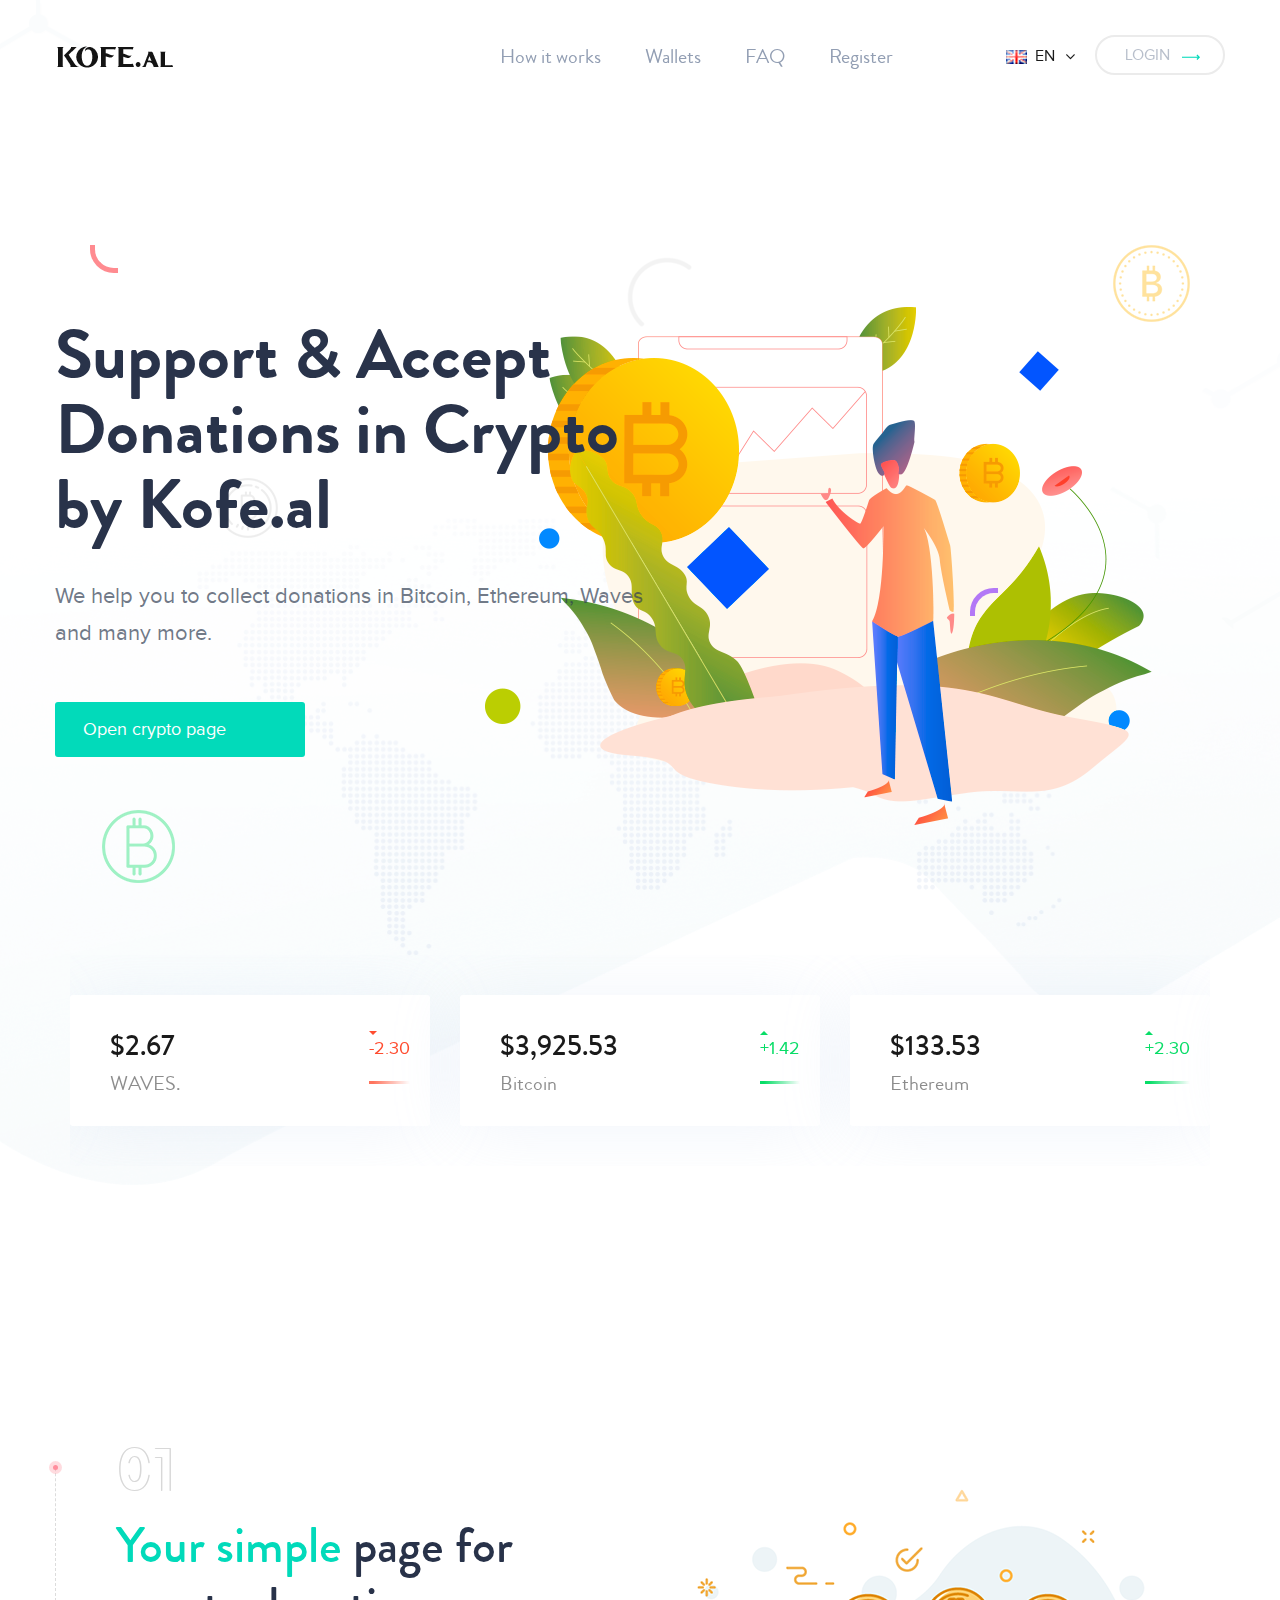
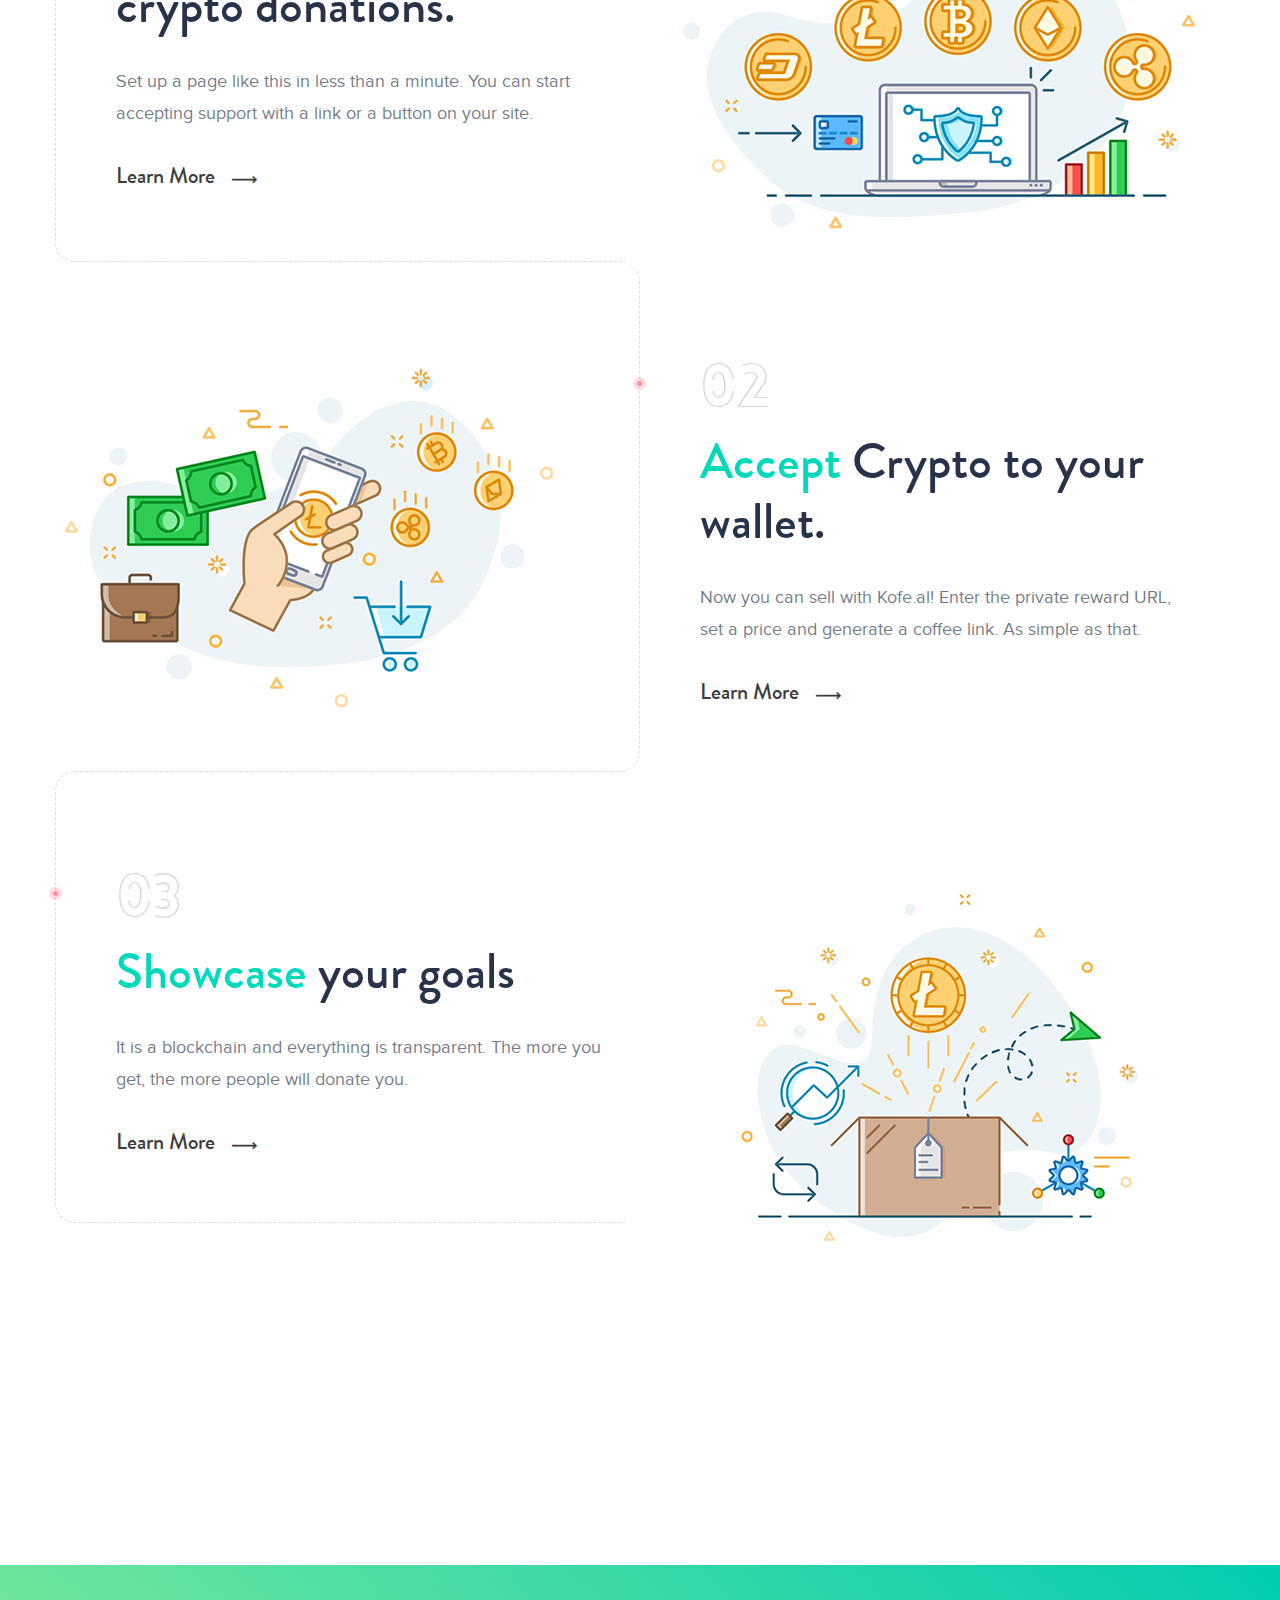
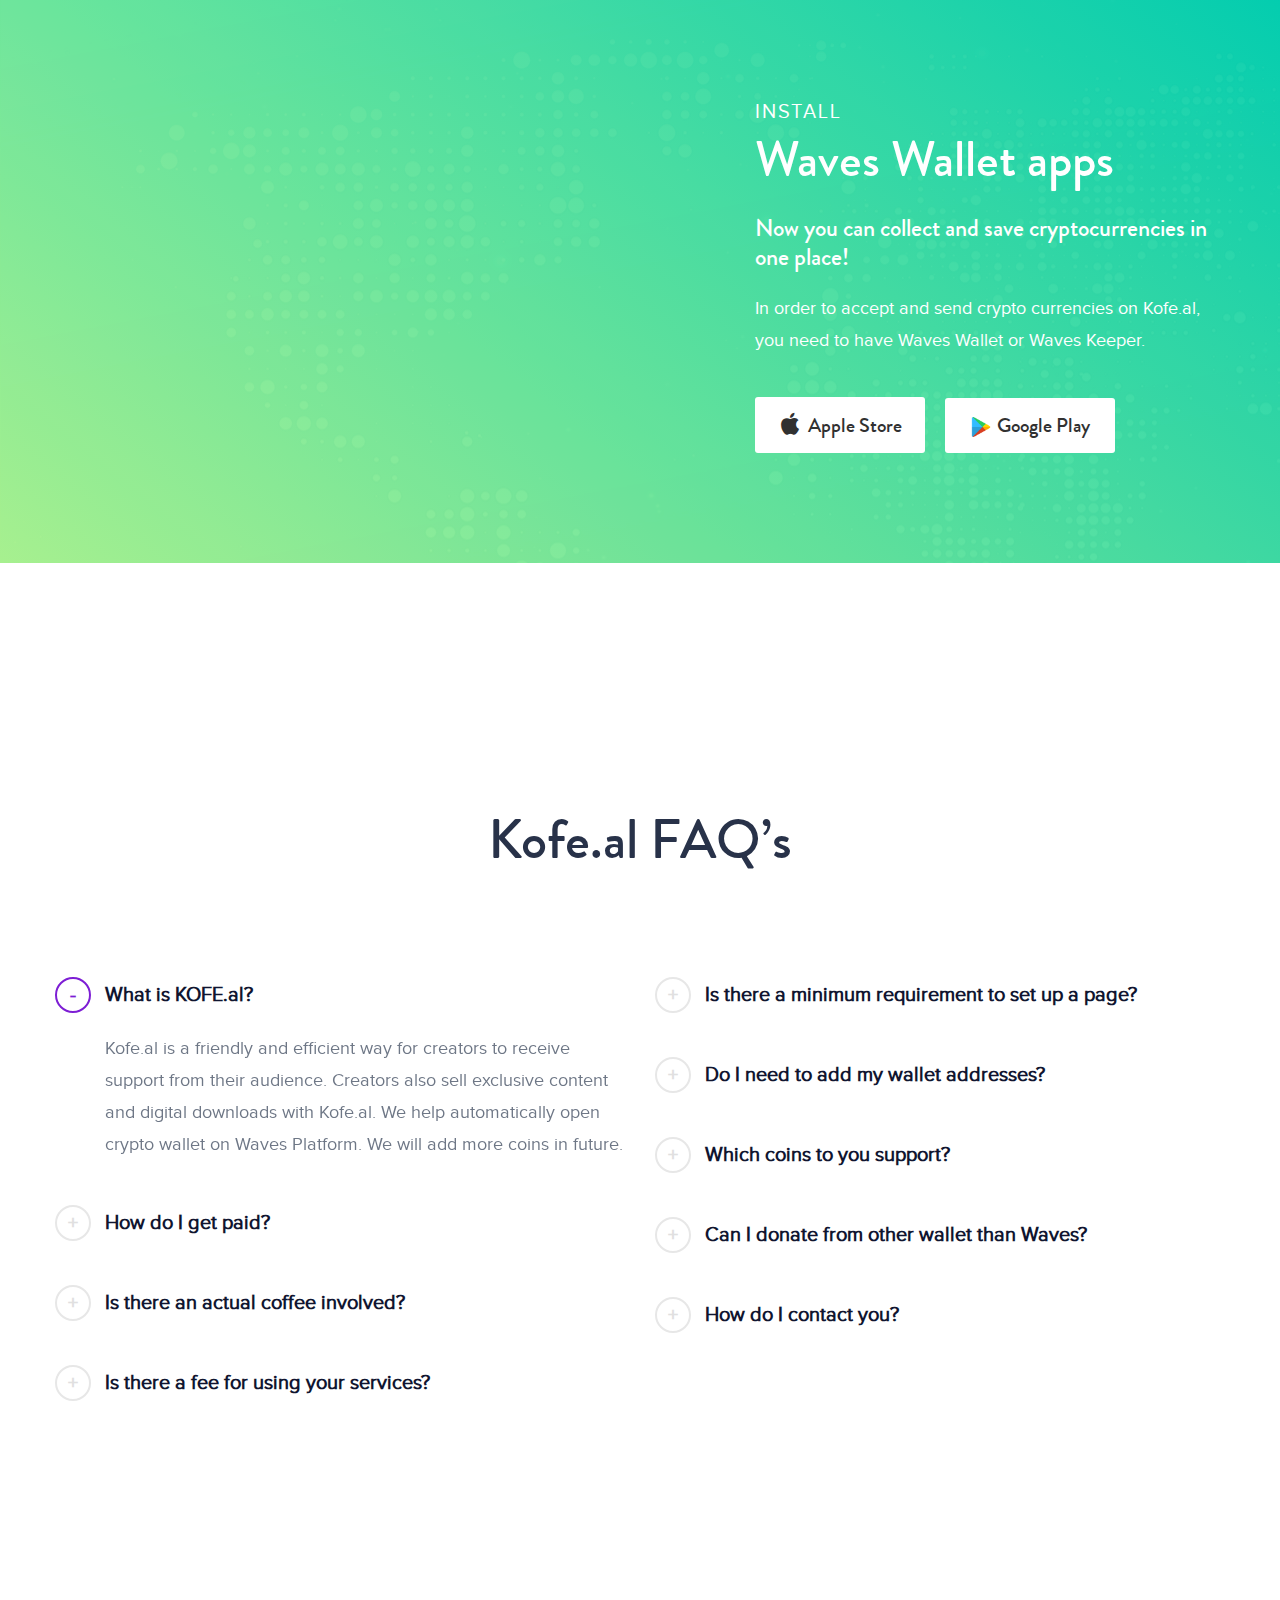
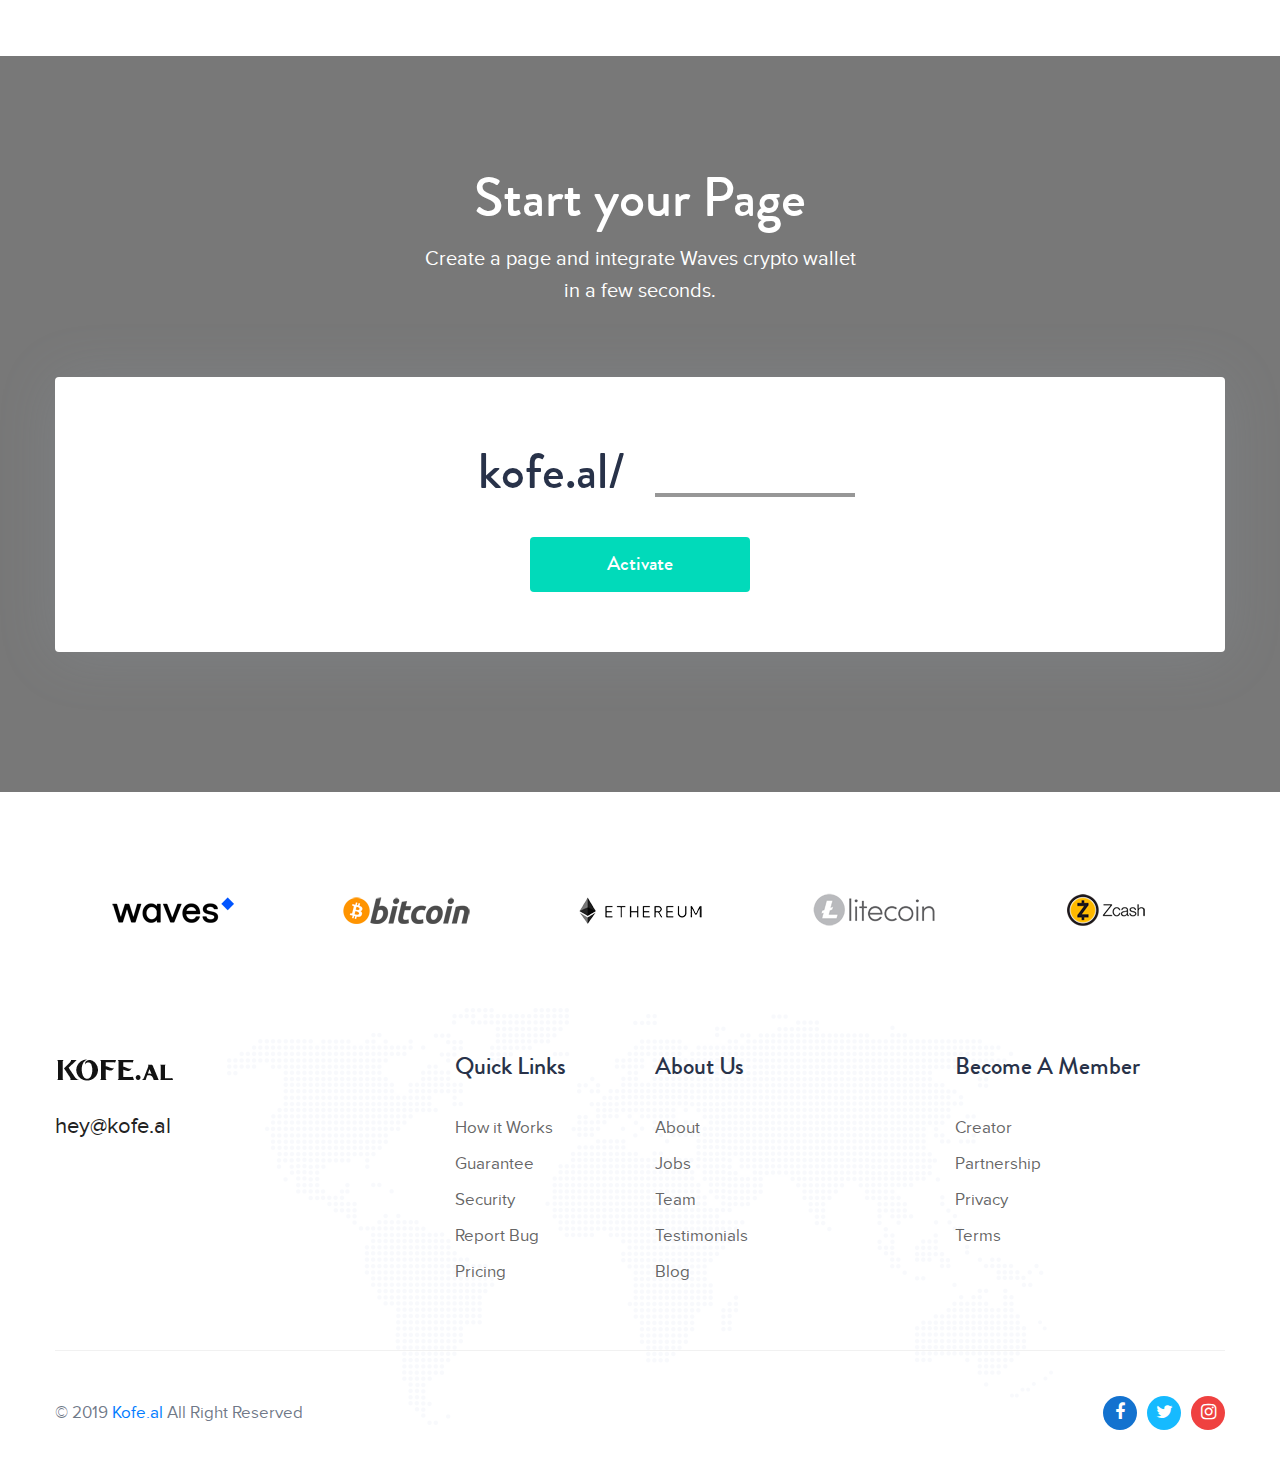
<file: index.html>
<!DOCTYPE html>
<html lang="en">
<head>
    <meta charset="UTF-8">
    <meta name="keywords"
          content="crypto, mining, donation, waves, wallet, bitcoin, ethereum, litecoin, dash, monero, zcash">
    <meta name="author" content="Officeguys">
    <meta name="description" content="Kofe.al is a platform for acceptance donations in cryptocurrencies.">
    <meta name='og:image' content='images/home/ogg.png'>
    <!-- For IE -->
    <meta http-equiv="X-UA-Compatible" content="IE=edge">
    <!-- For Resposive Device -->
    <meta name="viewport" content="width=device-width, initial-scale=1.0">

    <title>Kofe.al - Support and Donate with Crypto</title>

    <!-- Favicon -->
    <link rel="icon" type="image/png" sizes="56x56" href="images/fav-icon/icon.png">

    <!-- Main style sheet -->
    <link rel="stylesheet" type="text/css" href="css/style.css">
    <!-- responsive style sheet -->
    <link rel="stylesheet" type="text/css" href="css/responsive.css">
    <!-- Color Css -->
    <link rel="stylesheet" type="text/css" href="css/color-one.css">


    <!-- Fix Internet Explorer ______________________________________-->

    <!--[if lt IE 9]>
    <script src="http://html5shiv.googlecode.com/svn/trunk/html5.js"></script>
    <script src="vendor/html5shiv.js"></script>
    <script src="vendor/respond.js"></script>
    <![endif]-->

</head>

<body>
<div class="main-page-wrapper">


    <!-- ********************** Loading Transition ************************ -->
    <div id="loader-wrapper">
        <div id="loader"></div>
    </div>

    <div class="html-top-content">
        <!-- ********************** Theme Top Banne & Header ************************ -->
        <div class="theme-top-section">
            <!-- ^^^^^^^^^^^^^^^^^ Theme Menu ^^^^^^^^^^^^^^^ -->
            <header class="theme-main-menu">
                <div class="container">
                    <div class="menu-wrapper clearfix">
                        <div class="logo"><a href="index.html"><img src="images/logo/logo.png" alt="Logo"></a></div>

                        <ul class="right-widget celarfix">
                            <li>
                                <div id="polyglotLanguageSwitcher">
                                    <form action="#">
                                        <select id="polyglot-language-options">
                                            <option id="en" value="en" selected>En</option>
                                            <option id="fr" value="fr">Fr</option>
                                            <option id="de" value="de">Ger</option>
                                            <option id="it" value="it">It</option>
                                            <option id="es" value="es">Sp</option>
                                        </select>
                                    </form>
                                </div> <!-- End #polyglotLanguageSwitcher -->
                            </li>
                            <li class="login-button"><a href="#">Login <i class="flaticon-right-thin"></i></a></li>
                        </ul> <!-- /.right-widget -->


                        <!-- Navigation -->
                        <nav class="navbar navbar-expand-lg" id="mega-menu-holder">
                            <div class="container">
                                <button class="navbar-toggler" type="button" data-toggle="collapse"
                                        data-target="#navbarResponsive" aria-controls="navbarResponsive"
                                        aria-expanded="false" aria-label="Toggle navigation">
                                    <i class="fa fa-bars" aria-hidden="true"></i>
                                </button>
                                <div class="collapse navbar-collapse" id="navbarResponsive">
                                    <ul class="navbar-nav">
                                        <li class="nav-item">
                                            <a class="nav-link js-scroll-trigger" href="#services">How it works</a>
                                        </li>
                                        <li class="nav-item">
                                            <a class="nav-link js-scroll-trigger" href="#apps-review">Wallets</a>
                                        </li>
                                        <li class="nav-item">
                                            <a class="nav-link js-scroll-trigger" href="#faq">FAQ</a>
                                        </li>
                                        <li class="nav-item">
                                            <a class="nav-link js-scroll-trigger" href="#contact">Register</a>
                                        </li>
                                    </ul>
                                </div>
                            </div>
                        </nav>
                    </div> <!-- /.menu-wrapper -->
                </div> <!-- /.container -->
            </header> <!-- /.theme-main-menu -->


            <!-- ^^^^^^^^^^^^^^^^^ Theme Banner ^^^^^^^^^^^^^^^ -->
            <div id="theme-banner" class="theme-banner-one">
                <img src="images/home/k.png" alt="" class="illustration">
                <img src="images/icon/1.png" alt="" class="icon-shape-one">
                <img src="images/icon/2.png" alt="" class="icon-shape-two">
                <img src="images/icon/3.png" alt="" class="icon-shape-three">
                <div class="round-shape-one"></div>
                <div class="round-shape-two"><img src="images/icon/4.png" alt=""></div>
                <div class="round-shape-three"></div>
                <div class="container">
                    <div class="main-text-wrapper">
                        <h1>Support & Accept<br> Donations in <span>Crypto</span> <br>by Kofe.al</h1>
                        <p>We help you to collect donations in Bitcoin, Ethereum, Waves<br> and many more.</p>
                        <ul class="button-group clearfix">
                            <li>
                                <div class="btn-group"><a href="#" class="download-button">Open crypto page</a>
                            </li>
                    </div>
                </div>

                <div class="container">
                    <div class="stock-market-price">
                        <div id="market-rate">
                            <div class="item">
                                <div class="main-wrapper">
                                    <div class="amount">$2.67</div>
                                    <h6 class="title">WAVES.</h6>
                                    <div class="current-info range-down">
                                        <i class="icon flaticon-down-caret"></i>
                                        <span class="rate">-2.30</span>
                                    </div>
                                </div>
                            </div>
                            <div class="item">
                                <div class="main-wrapper">
                                    <div class="amount">$3,925.53</div>
                                    <h6 class="title">Bitcoin</h6>
                                    <div class="current-info range-up">
                                        <i class="icon flaticon-up-carret"></i>
                                        <span class="rate">+1.42</span>
                                    </div>
                                </div>
                            </div>
                            <div class="item">
                                <div class="main-wrapper">
                                    <div class="amount">$133.53</div>
                                    <h6 class="title">Ethereum</h6>
                                    <div class="current-info range-up">
                                        <i class="icon flaticon-up-carret"></i>
                                        <span class="rate">+2.30</span>
                                    </div>
                                </div>
                            </div>
                            <div class="item">
                                <div class="main-wrapper">
                                    <div class="amount">$56.52</div>
                                    <h6 class="title">Litecoin</h6>
                                    <div class="current-info range-down">
                                        <i class="icon flaticon-down-caret"></i>
                                        <span class="rate">-0.63</span>
                                    </div>
                                </div>
                            </div>
                        </div>
                    </div> <!-- /.stock-market-price -->
                </div>
            </div> <!-- /.theme-banner-one -->
        </div> <!-- /.theme-top-section -->


        <!--
        =====================================================
            Our Feature Two
        =====================================================
        -->
        <div class="our-feature-two" id="services">
            <div class="container">
                <div class="row single-block">
                    <div class="col-lg-6">
                        <div class="text">
                            <div class="number">01</div>
                            <h2 class="title"><span>Your simple</span> page for crypto donations.</h2>
                            <p>Set up a page like this in less than a minute. You can start accepting support with a
                                link or a button on your site.</p>
                            <a href="#" class="learn-more">Learn More <i class="flaticon-right-thin"></i></a>
                        </div> <!-- /.text -->
                    </div> <!-- /.col- -->
                    <div class="col-lg-6 img-box">
                        <div><img src="images/shape/1.png" alt=""></div>
                    </div>
                </div> <!-- /.row -->

                <div class="row single-block">
                    <div class="col-lg-6 order-lg-last">
                        <div class="text">
                            <div class="number">02</div>
                            <h2 class="title"><span>Accept</span> Crypto to your wallet.</h2>
                            <p>Now you can sell with Kofe.al! Enter the private reward URL, set a price and generate a
                                coffee link. As simple as that.</p>
                            <a href="#" class="learn-more">Learn More <i class="flaticon-right-thin"></i></a>
                        </div> <!-- /.text -->
                    </div> <!-- /.col- -->
                    <div class="col-lg-6 order-lg-first img-box">
                        <div><img src="images/shape/1.1.png" alt=""></div>
                    </div>
                </div> <!-- /.row -->

                <div class="row single-block">
                    <div class="col-lg-6">
                        <div class="text">
                            <div class="number">03</div>
                            <h2 class="title"><span>Showcase</span> your goals</h2>
                            <p>It is a blockchain and everything is transparent. The more you get, the more people will
                                donate you.</p>
                            <a href="#" class="learn-more">Learn More <i class="flaticon-right-thin"></i></a>
                        </div> <!-- /.text -->
                    </div> <!-- /.col- -->
                    <div class="col-lg-6 img-box">
                        <div><img src="images/shape/2.png" alt=""></div>
                    </div>
                </div> <!-- /.row -->
            </div> <!-- /.container -->
        </div> <!-- /.our-feature-two -->


        <!--
        =====================================================
            Apps Overview
        =====================================================
        -->
        <div class="apps-overview color-one" id="apps-review">
            <div class="" style="background-image:url(images/home/bg2.png);">
                <div class="container">
                    <div class="inner-wrapper">
                        <img src="images/home/s8.png" alt="" class="s8-mockup" data-aos="fade-down"
                             data-aos-duration="2500">
                        <img src="images/home/x.png" alt="" class="x-mockup" data-aos="fade-up"
                             data-aos-duration="2500">
                        <div class="row">
                            <div class="col-lg-5 offset-lg-7">
                                <div class="text">
                                    <h3>install</h3>
                                    <h2>Waves Wallet apps</h2>
                                    <h6>Now you can collect and save cryptocurrencies in one place!</h6>
                                    <p>In order to accept and send crypto currencies on Kofe.al, you need to have Waves
                                        Wallet or Waves Keeper.</p>
                                    <ul class="button-group">
                                        <li><a href="https://itunes.apple.com/us/app/waves-wallet/id1233158971?mt=8"><i
                                                class="flaticon-apple"></i> Apple Store</a></li>
                                        <li>
                                            <a href="https://play.google.com/store/apps/details?id=com.wavesplatform.wallet"><img
                                                    src="images/icon/playstore.png" alt=""> Google Play</a></li>
                                    </ul>
                                </div> <!-- /.text -->
                            </div>
                        </div>
                    </div> <!-- /.inner-wrapper -->
                </div>
            </div> <!-- /.overlay-bg -->
        </div> <!-- /.apps-overview -->


        <!--
        =============================================
            FaQ Section
        ==============================================
        -->
        <div class="faq-section" id="faq">
            <div class="container">
                <div class="theme-title text-center">
                    <h2>Kofe.al FAQ’s</h2>
                </div>

                <div class="row">
                    <div class="col-lg-6">
                        <div class="accordion-one">
                            <div class="panel-group theme-accordion" id="accordion">
                                <div class="panel">
                                    <div class="panel-heading active-panel">
                                        <h6 class="panel-title">
                                            <a data-toggle="collapse" data-parent="#accordion" href="#collapse1">
                                                What is KOFE.al?</a>
                                        </h6>
                                    </div>
                                    <div id="collapse1" class="panel-collapse collapse show">
                                        <div class="panel-body">
                                            <p>Kofe.al is a friendly and efficient way for creators to receive support
                                                from their audience. Creators also sell exclusive content and digital
                                                downloads with Kofe.al. We help automatically open crypto wallet on
                                                Waves Platform. We will add more coins in future.</p>
                                        </div>
                                    </div>
                                </div> <!-- /panel 1 -->
                                <div class="panel">
                                    <div class="panel-heading">
                                        <h6 class="panel-title">
                                            <a data-toggle="collapse" data-parent="#accordion" href="#collapse2">
                                                How do I get paid?</a>
                                        </h6>
                                    </div>
                                    <div id="collapse2" class="panel-collapse collapse">
                                        <div class="panel-body">
                                            <p>We have partnered with Waves Platform to offer crypto payouts to creators
                                                from all countries, with a low $25 (in crypto) minimum threshold.

                                                Contributors may send you coins from their Waves Wallets.</p>
                                        </div>
                                    </div>
                                </div> <!-- /panel 2 -->
                                <div class="panel">
                                    <div class="panel-heading">
                                        <h6 class="panel-title">
                                            <a data-toggle="collapse" data-parent="#accordion" href="#collapse3">
                                                Is there an actual coffee involved?</a>
                                        </h6>
                                    </div>
                                    <div id="collapse3" class="panel-collapse collapse">
                                        <div class="panel-body">
                                            <p>Nope, sadly. Coffee is just a metaphor creators use to get support. Each
                                                coffee represents a $3/$4/$5 donation, and it is up to you how to spend
                                                it.</p>
                                        </div>
                                    </div>
                                </div> <!-- /panel 3 -->
                                <div class="panel">
                                    <div class="panel-heading">
                                        <h6 class="panel-title">
                                            <a data-toggle="collapse" data-parent="#accordion" href="#collapse4">
                                                Is there a fee for using your services?</a>
                                        </h6>
                                    </div>
                                    <div id="collapse4" class="panel-collapse collapse">
                                        <div class="panel-body">
                                            <p>There is no monthly fee. The creators will be paid 95% of the amount they
                                                receive after a 5% platform fee (a creator earning $50 will keep $47.5).

                                                We use Waves Platform to process payments, and they charge some fees per
                                                successful payment. Creators may add their own wallets on any platform
                                                to withdraw coins. However we suggest to have Waves Wallet because of
                                                low fees between Waves wallets.</p>
                                        </div>
                                    </div>
                                </div> <!-- /panel 4 -->
                            </div> <!-- end #accordion -->
                        </div> <!-- End of .accordion-one -->
                    </div>

                    <div class="col-lg-6">
                        <div class="accordion-one">
                            <div class="panel-group theme-accordion" id="accordion-two">
                                <div class="panel">
                                    <div class="panel-heading">
                                        <h6 class="panel-title">
                                            <a data-toggle="collapse" data-parent="#accordion-two" href="#collapse11">
                                                Is there a minimum requirement to set up a page?</a>
                                        </h6>
                                    </div>
                                    <div id="collapse11" class="panel-collapse collapse">
                                        <div class="panel-body">
                                            <p>None, Ever. Kofe.al is open to creators of all sizes, and there is no
                                                minimum requirement to set up a page and start receiving support.</p>
                                        </div>
                                    </div>
                                </div> <!-- /panel 1 -->
                                <div class="panel">
                                    <div class="panel-heading">
                                        <h6 class="panel-title">
                                            <a data-toggle="collapse" data-parent="#accordion-two" href="#collapse22">
                                                Do I need to add my wallet addresses?</a>
                                        </h6>
                                    </div>
                                    <div id="collapse22" class="panel-collapse collapse">
                                        <div class="panel-body">
                                            <p>Nope, we will open crypto wallet on Waves Platform connected with your
                                                account automatically during your registration. It is totally free and
                                                safe. Once your account achieve minimum amount you can ask to withdraw
                                                coins to any address, provided by you.</p>
                                        </div>
                                    </div>
                                </div> <!-- /panel 2 -->
                                <div class="panel">
                                    <div class="panel-heading">
                                        <h6 class="panel-title">
                                            <a data-toggle="collapse" data-parent="#accordion-two" href="#collapse33">
                                                Which coins to you support?</a>
                                        </h6>
                                    </div>
                                    <div id="collapse33" class="panel-collapse collapse">
                                        <div class="panel-body">
                                            <p>We do support all qualified and major coins from Waves Wallet, such as;
                                                Bitcoin, Ethereum, Waves, Litecoin, Bitcoin Cash, Bitcoin SV, Monero,
                                                Zcash, Dash.</p>
                                        </div>
                                    </div>
                                </div> <!-- /panel 3 -->
                                <div class="panel">
                                    <div class="panel-heading">
                                        <h6 class="panel-title">
                                            <a data-toggle="collapse" data-parent="#accordion-two" href="#collapse44">
                                                Can I donate from other wallet than Waves?</a>
                                        </h6>
                                    </div>
                                    <div id="collapse44" class="panel-collapse collapse">
                                        <div class="panel-body">
                                            <p>For now, our platform supports donations only from Waves Wallet and Waves
                                                Keeper. We work on new features and soon you will be able to send coins
                                                from any wallets.</p>
                                        </div>
                                    </div>
                                </div> <!-- /panel 4 -->
                                <div class="panel">
                                    <div class="panel-heading">
                                        <h6 class="panel-title">
                                            <a data-toggle="collapse" data-parent="#accordion-two" href="#collapse45">
                                                How do I contact you?</a>
                                        </h6>
                                    </div>
                                    <div id="collapse45" class="panel-collapse collapse">
                                        <div class="panel-body">
                                            <p>Write us to hey@kofe.al and be sure we will answer.</p>
                                        </div>
                                    </div>
                                </div> <!-- /panel 5 -->
                            </div> <!-- end #accordion-two -->
                        </div> <!-- End of .accordion-one -->
                    </div>
                </div>
            </div>
        </div> <!-- /.faq-section -->


        <!--
        =============================================
            Contact Us One
        ==============================================
        -->
        <div class="contact-us-one" id="contact">
            <div class="overlay">
                <div class="container">
                    <div class="theme-title text-center">
                        <h2>Start your Page</h2>
                        <p>Create a page and integrate Waves crypto wallet <br> in a few seconds.</p>
                    </div>

                    <form action="#" class="form-validation" autocomplete="off">
                        <div class="row">
                            <div class="col-md-6 col-sm-12">
                                <label><h2>kofe.al/</h2></label>
                            </div>
                            <div class="col-md-6 col-sm-12">
                                <input type="text" name="firstName">
                            </div>
                        </div>
                        <button formaction="register.html">Activate</button>
                    </form>

                    <!--Contact Form Validation Markup -->
                    <!-- Contact alert -->
                    <div class="alert-wrapper" id="alert-success">
                        <div id="success">
                            <button class="closeAlert"><i class="fa fa-times" aria-hidden="true"></i></button>
                            <div class="wrapper">
                                <p>Your message was sent successfully.</p>
                            </div>
                        </div>
                    </div> <!-- End of .alert_wrapper -->
                    <div class="alert-wrapper" id="alert-error">
                        <div id="error">
                            <button class="closeAlert"><i class="fa fa-times" aria-hidden="true"></i></button>
                            <div class="wrapper">
                                <p>Sorry!Something Went Wrong.</p>
                            </div>
                        </div>
                    </div> <!-- End of .alert_wrapper -->
                </div>
            </div> <!-- /.overlay -->
        </div> <!-- /.contact-us-one -->


        <!--
        =====================================================
            Partner Slider
        =====================================================
        -->
        <div class="partner-section">
            <div class="container">
                <div class="partner-slider">
                    <div class="item"><a href="#"><img src="images/logo/p-1.png" alt=""></a></div>
                    <div class="item"><a href="#"><img src="images/logo/p-2.png" alt=""></a></div>
                    <div class="item"><a href="#"><img src="images/logo/p-3.png" alt=""></a></div>
                    <div class="item"><a href="#"><img src="images/logo/p-4.png" alt=""></a></div>
                    <div class="item"><a href="#"><img src="images/logo/p-5.png" alt=""></a></div>
                    <div class="item"><a href="#"><img src="images/logo/p-6.png" alt=""></a></div>
                    <div class="item"><a href="#"><img src="images/logo/p-7.png" alt=""></a></div>
                    <div class="item"><a href="#"><img src="images/logo/p-8.png" alt=""></a></div>
                    <div class="item"><a href="#"><img src="images/logo/p-9.png" alt=""></a></div>
                </div>
            </div>
        </div>


        <!--
        =====================================================
            Footer
        =====================================================
        -->
        <footer class="theme-footer">
            <div class="container">
                <div class="inner-wrapper">
                    <div class="top-footer-data-wrapper">
                        <div class="row">
                            <div class="col-lg-4 col-sm-6 footer-logo">
                                <div class="logo"><a href="index.html"><img src="images/logo/logo.png" alt="Logo"></a>
                                </div>
                                <a href="mailto:hey@kofe.al" class="email">hey@kofe.al</a>
                            </div> <!-- /.footer-logo -->
                            <div class="col-lg-2 col-sm-6 footer-list">
                                <h4 class="title">Quick Links</h4>
                                <ul>
                                    <li><a href="#">How it Works</a></li>
                                    <li><a href="#">Guarantee</a></li>
                                    <li><a href="#">Security</a></li>
                                    <li><a href="#">Report Bug</a></li>
                                    <li><a href="#">Pricing</a></li>
                                </ul>
                            </div> <!-- /.footer-list -->
                            <div class="col-lg-3 col-sm-6 footer-list">
                                <h4 class="title">About Us</h4>
                                <ul>
                                    <li><a href="#">About</a></li>
                                    <li><a href="#">Jobs</a></li>
                                    <li><a href="#">Team</a></li>
                                    <li><a href="#">Testimonials</a></li>
                                    <li><a href="#">Blog</a></li>
                                </ul>
                            </div> <!-- /.footer-list -->
                            <div class="col-lg-3 col-sm-6 footer-list">
                                <h4 class="title">Become A Member</h4>
                                <ul>
                                    <li><a href="#">Creator</a></li>
                                    <li><a href="#">Partnership</a></li>
                                    <li><a href="#">Privacy</a></li>
                                    <li><a href="#">Terms</a></li>
                                </ul>
                            </div> <!-- /.footer-list -->
                        </div> <!-- /.row -->
                    </div> <!-- /.top-footer-data-wrapper -->

                    <div class="bottom-footer clearfix">
                        <p class="copyright">&copy; 2019 <a href="#">Kofe.al</a> All Right Reserved</p>
                        <ul>
                            <li><a href="#"><i class="fa fa-facebook" aria-hidden="true"></i></a></li>
                            <li><a href="#"><i class="fa fa-twitter" aria-hidden="true"></i></a></li>
                            <li><a href="#"><i class="fa fa-instagram" aria-hidden="true"></i></a></li>
                        </ul>
                    </div> <!-- /.bottom-footer -->
                </div>
            </div> <!-- /.container -->
        </footer>

    </div> <!-- /.html-top-content -->


    <!-- Scroll Top Button -->
    <button class="scroll-top tran3s color-one-bg">
        <i class="fa fa-long-arrow-up" aria-hidden="true"></i>
    </button>


    <!-- Js File_________________________________ -->
    <!-- jQuery first, then Popper.js, then Bootstrap JS -->
    <!-- jQuery -->
    <script src="vendor/jquery.2.2.3.min.js"></script>
    <!-- Popper js -->
    <script src="vendor/popper.js/popper.min.js"></script>
    <!-- Bootstrap JS -->
    <script src="vendor/bootstrap/js/bootstrap.min.js"></script>

    <!-- Vendor js _________ -->
    <!-- Plugin JavaScript -->
    <script src="vendor/jquery-easing/jquery.easing.min.js"></script>
    <!-- Language Stitcher -->
    <script src="vendor/language-switcher/jquery.polyglot.language.switcher.js"></script>
    <!-- js count to -->
    <script src="vendor/jquery.appear.js"></script>
    <script src="vendor/jquery.countTo.js"></script>
    <!-- Fancybox -->
    <script src="vendor/fancybox/dist/jquery.fancybox.min.js"></script>
    <!-- owl Carousel -->
    <script src="vendor/owl-carousel/owl.carousel.min.js"></script>
    <!-- AOS js -->
    <script src="vendor/aos-next/dist/aos.js"></script>


    <!-- Theme js -->
    <script src="js/theme.js"></script>

</div> <!-- /.main-page-wrapper -->
</body>
</html>
</file>
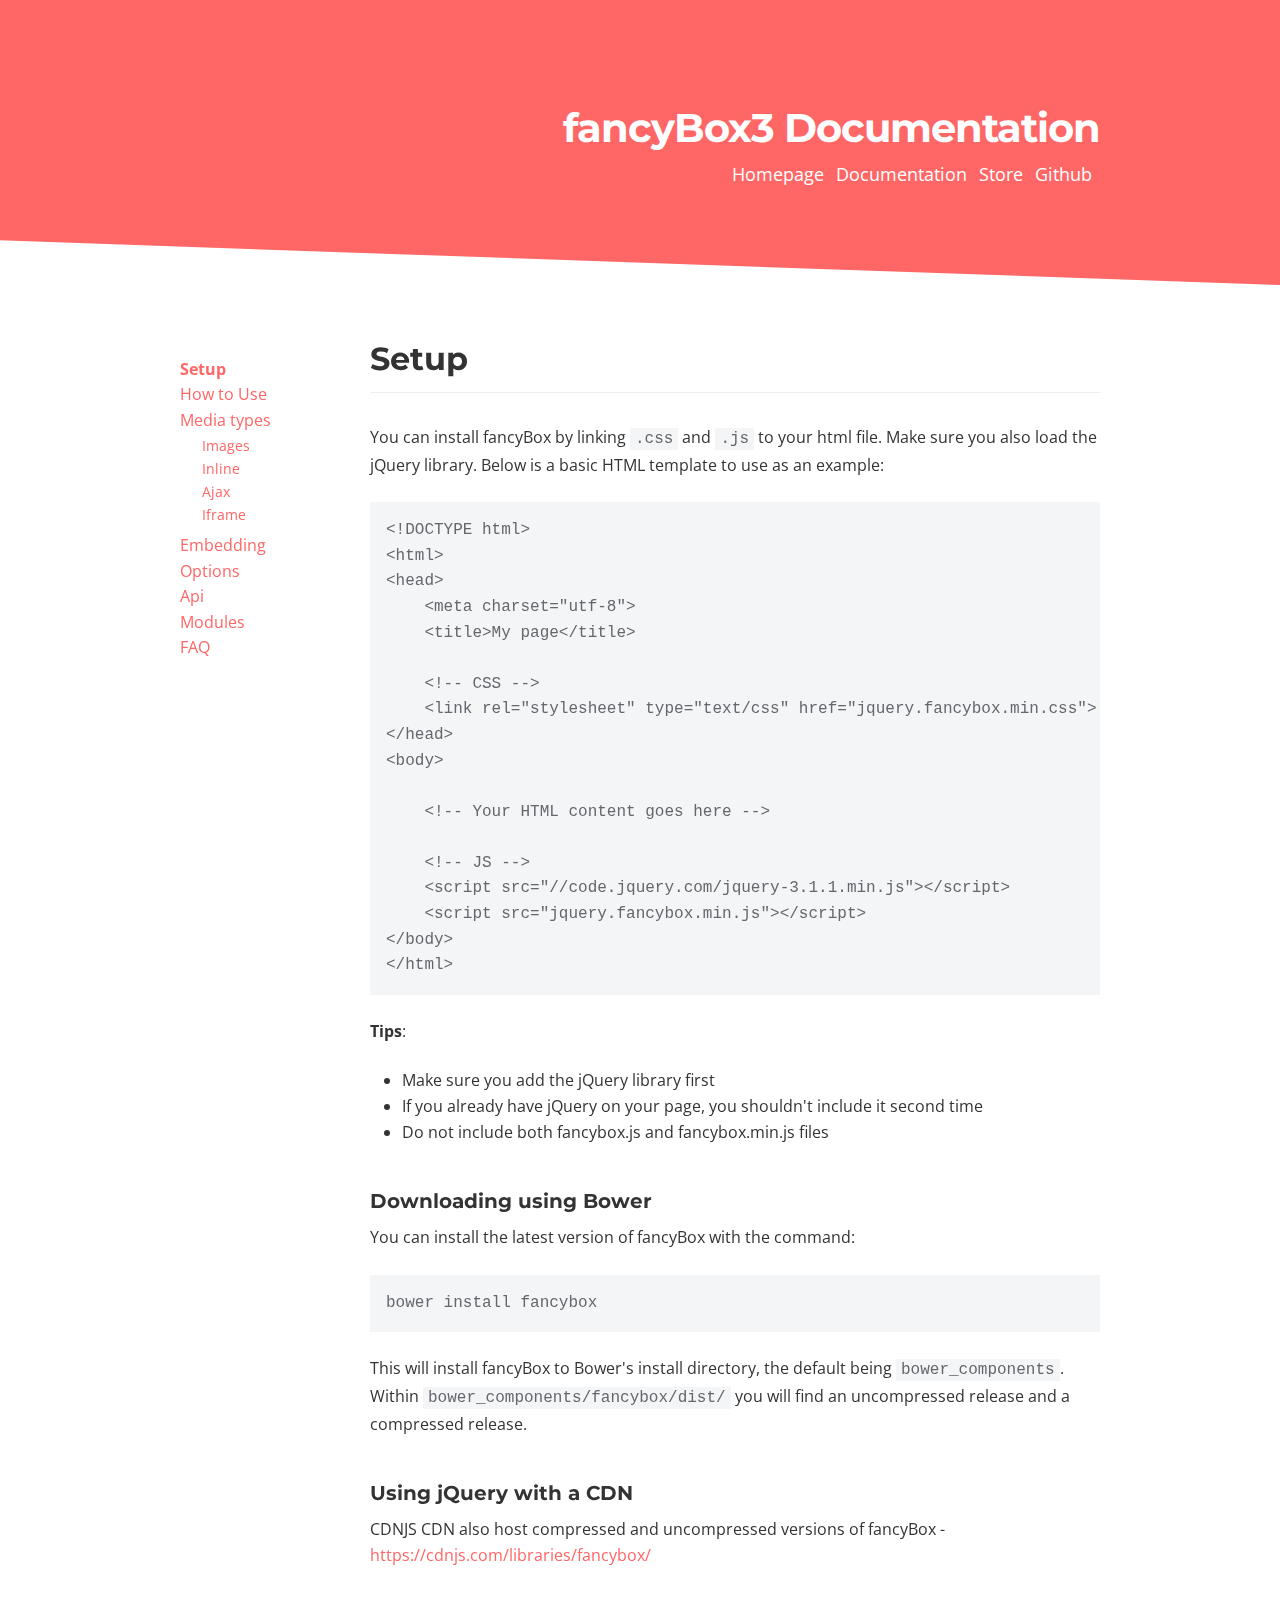
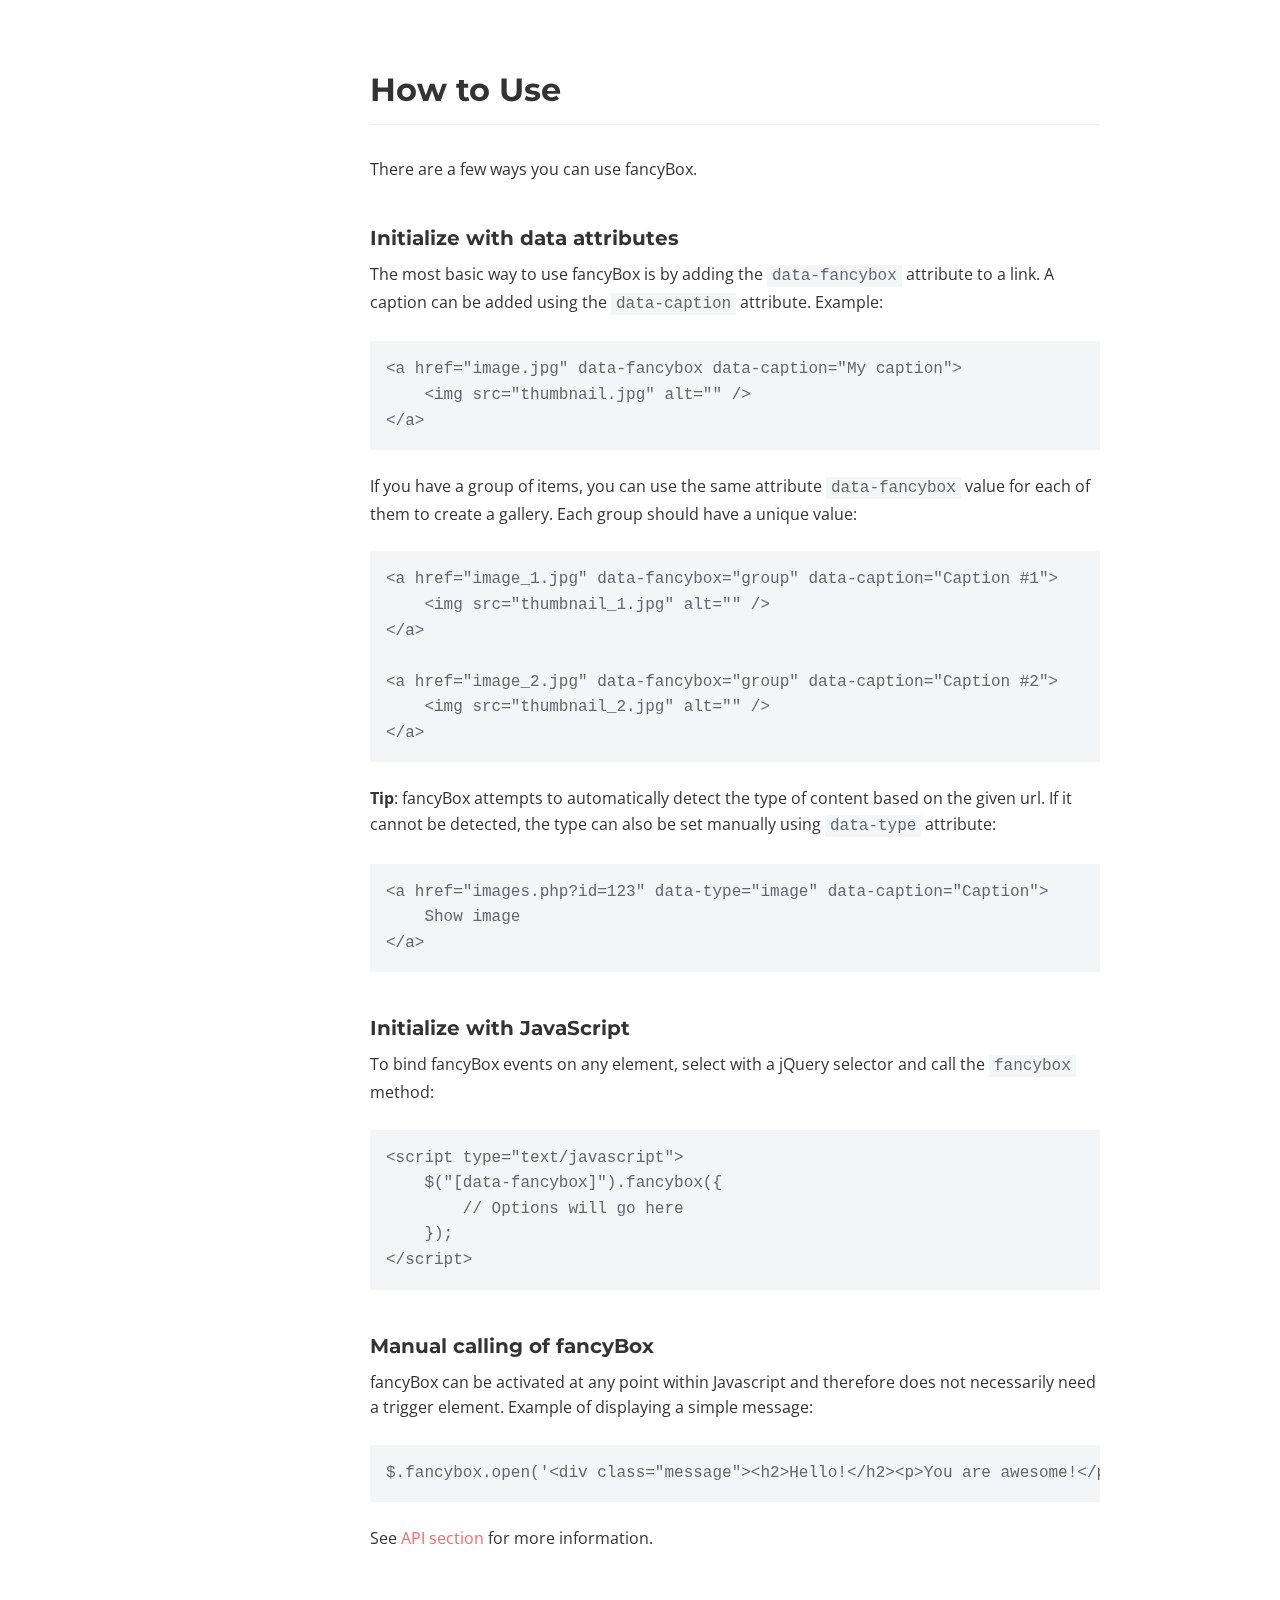
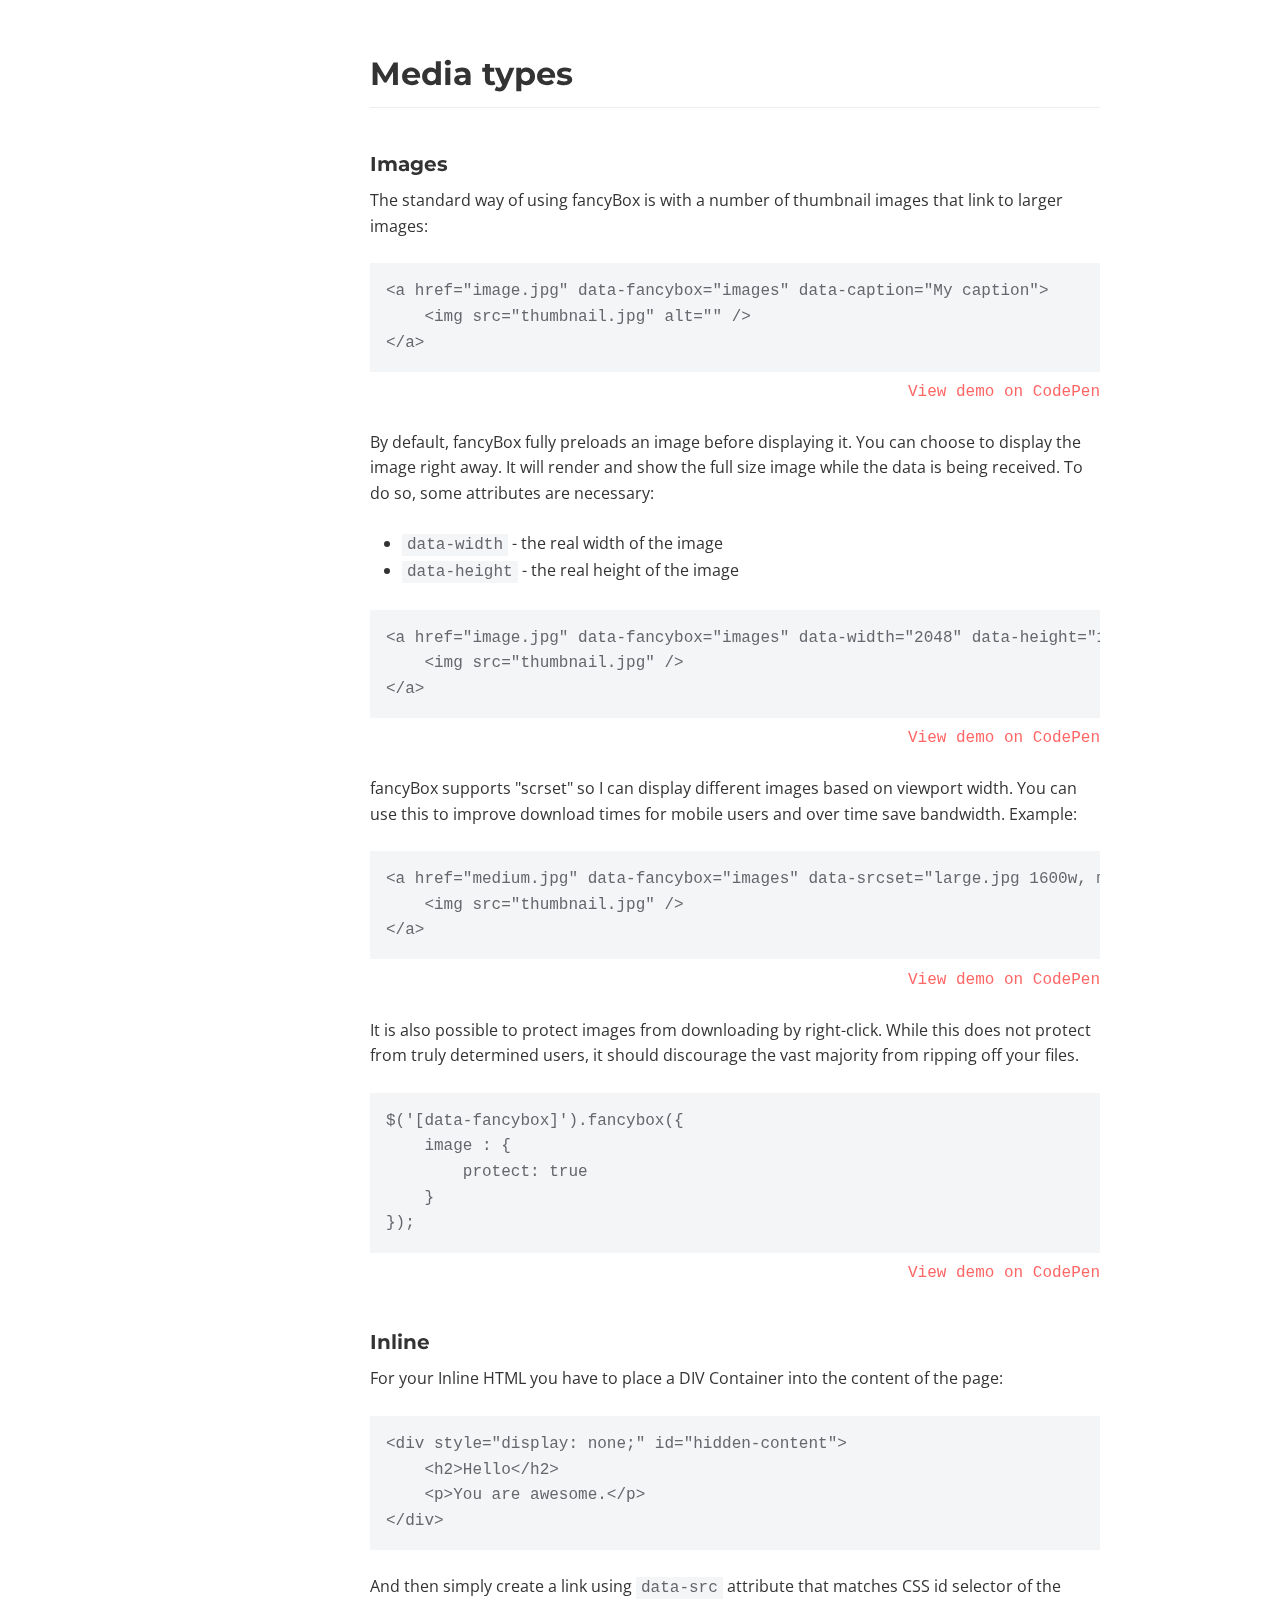
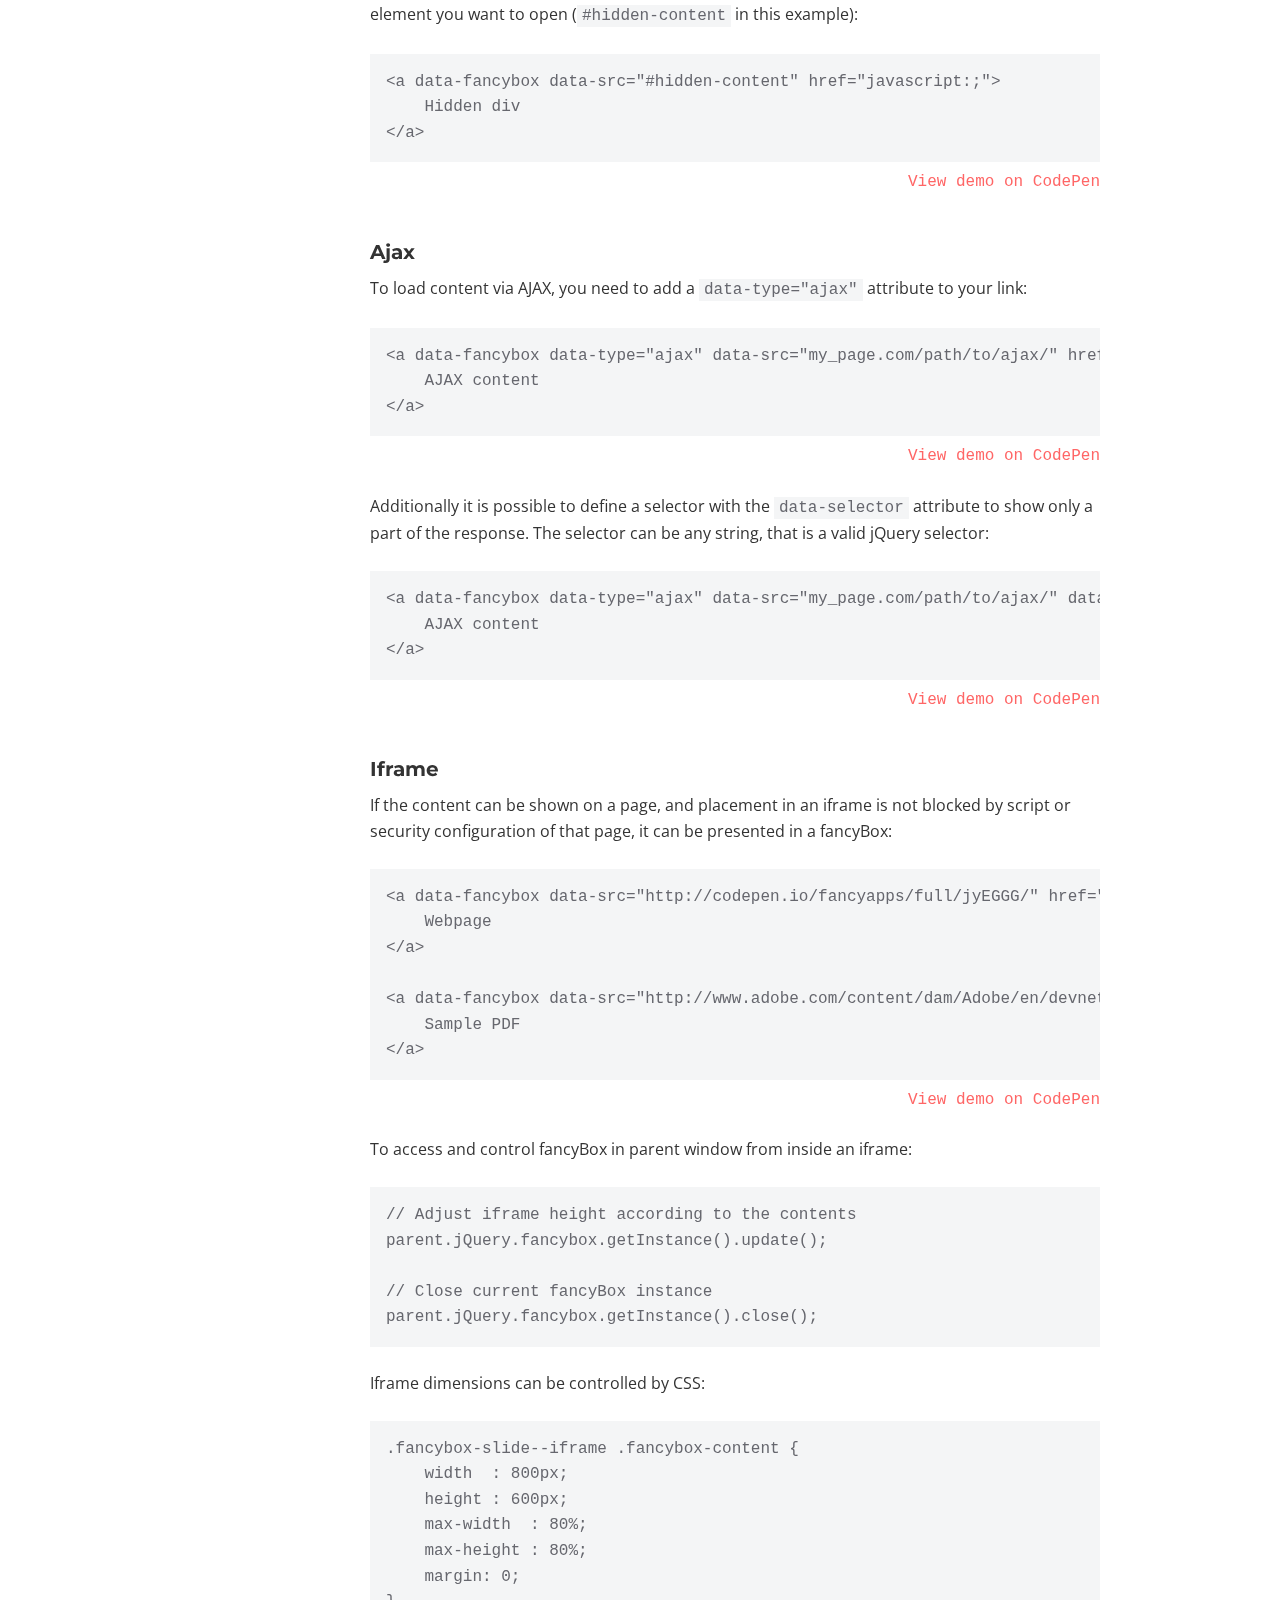
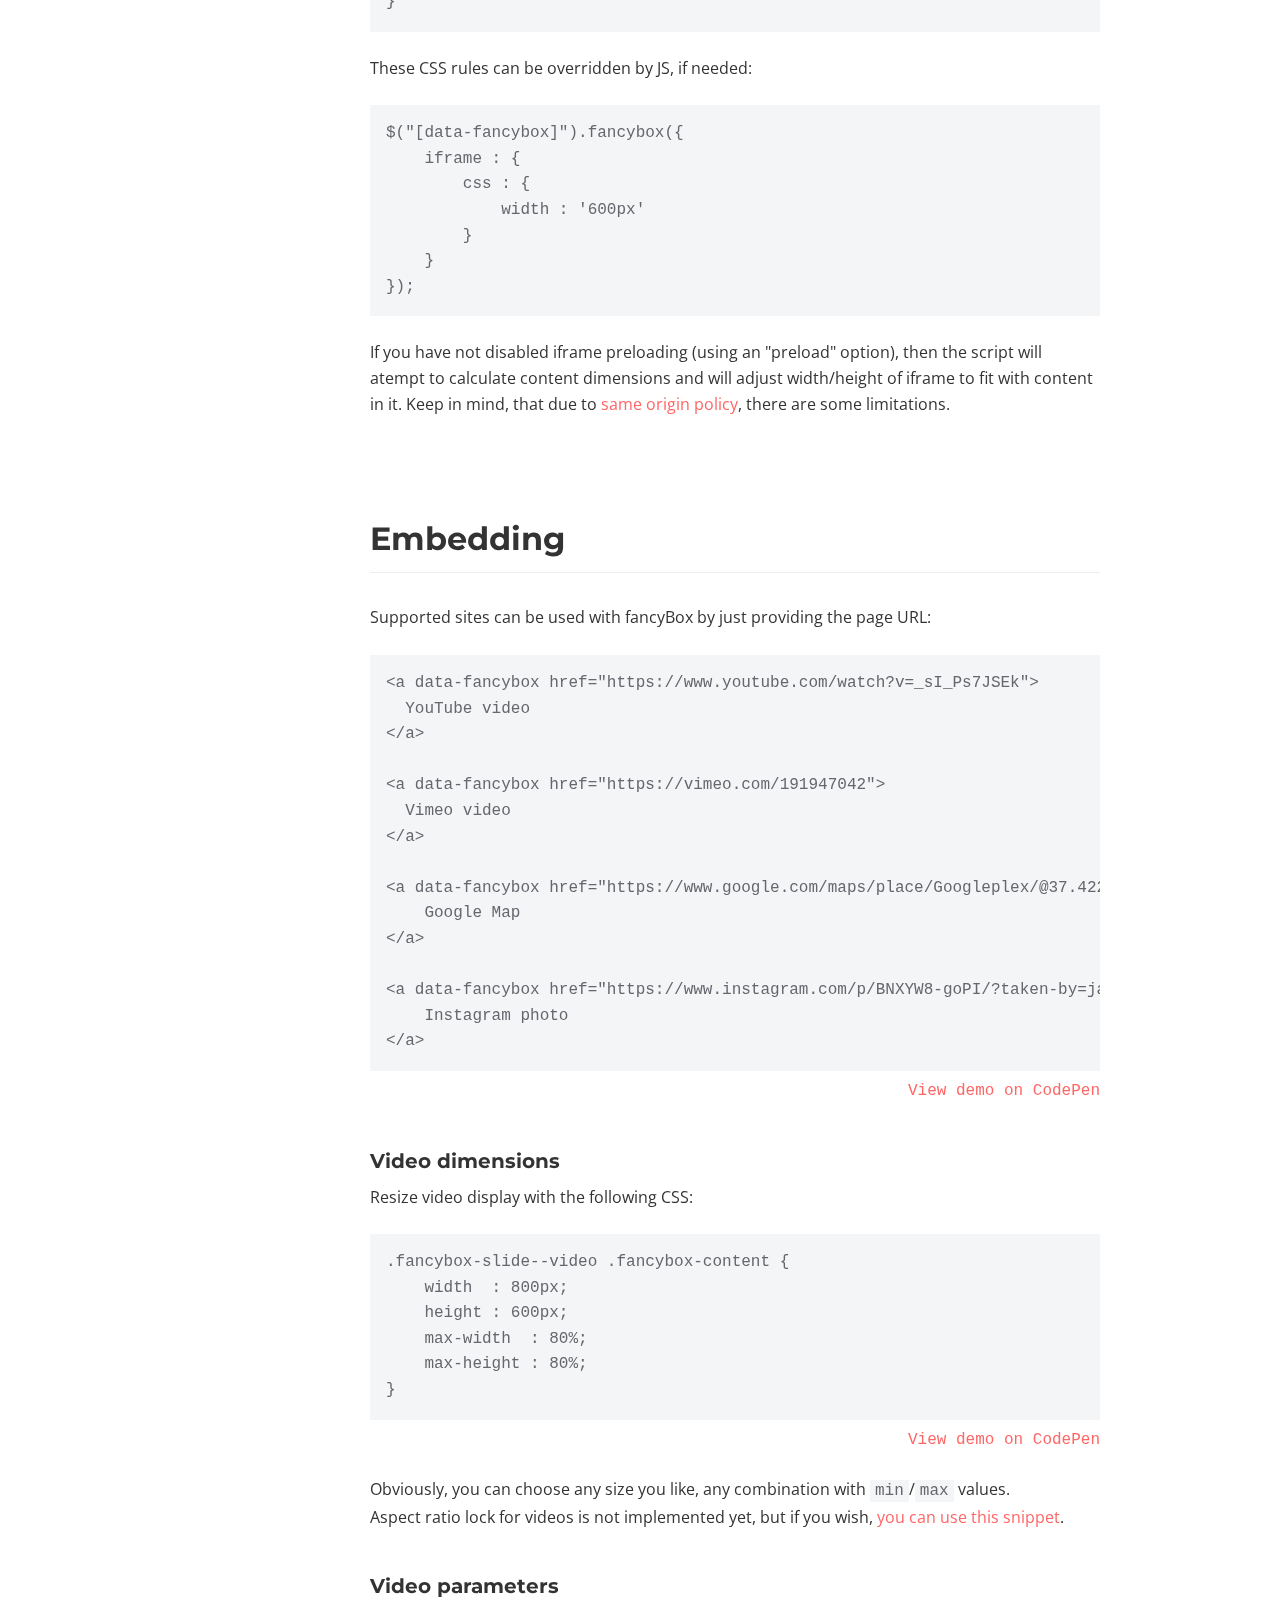
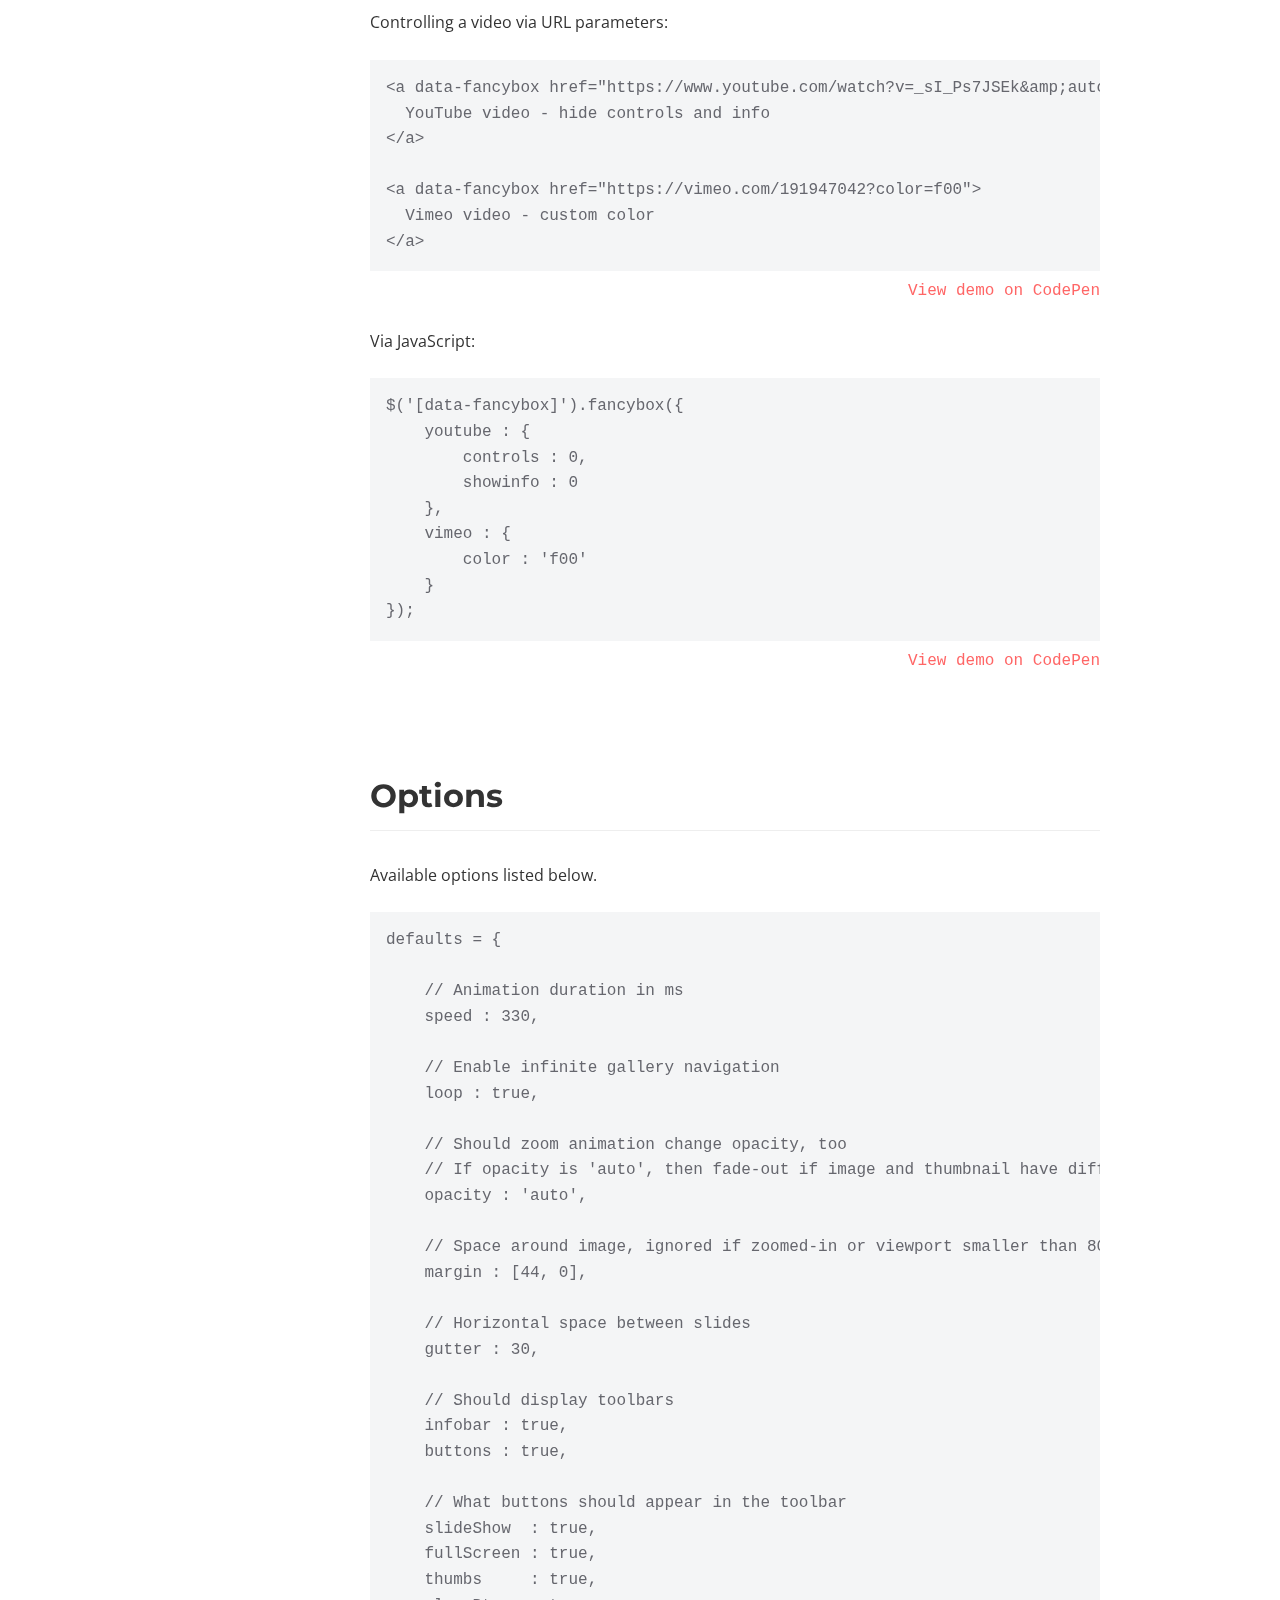
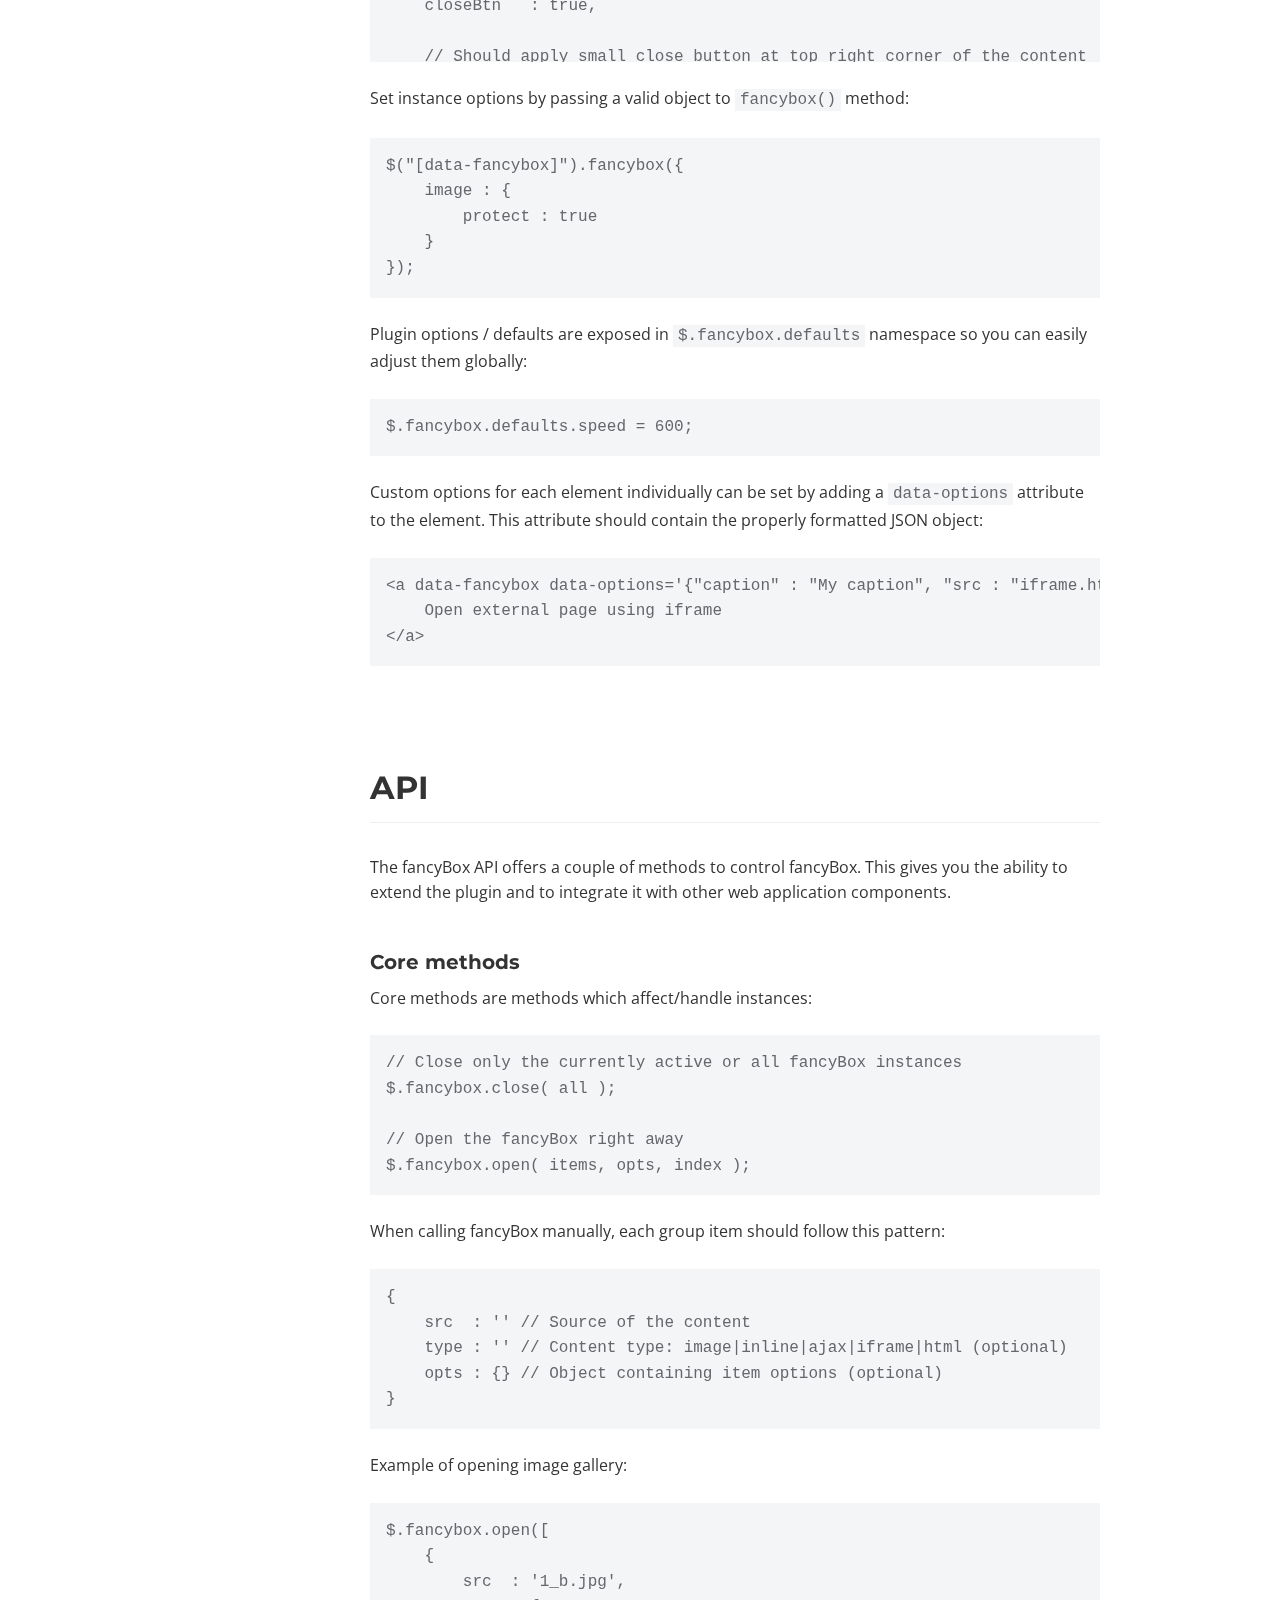
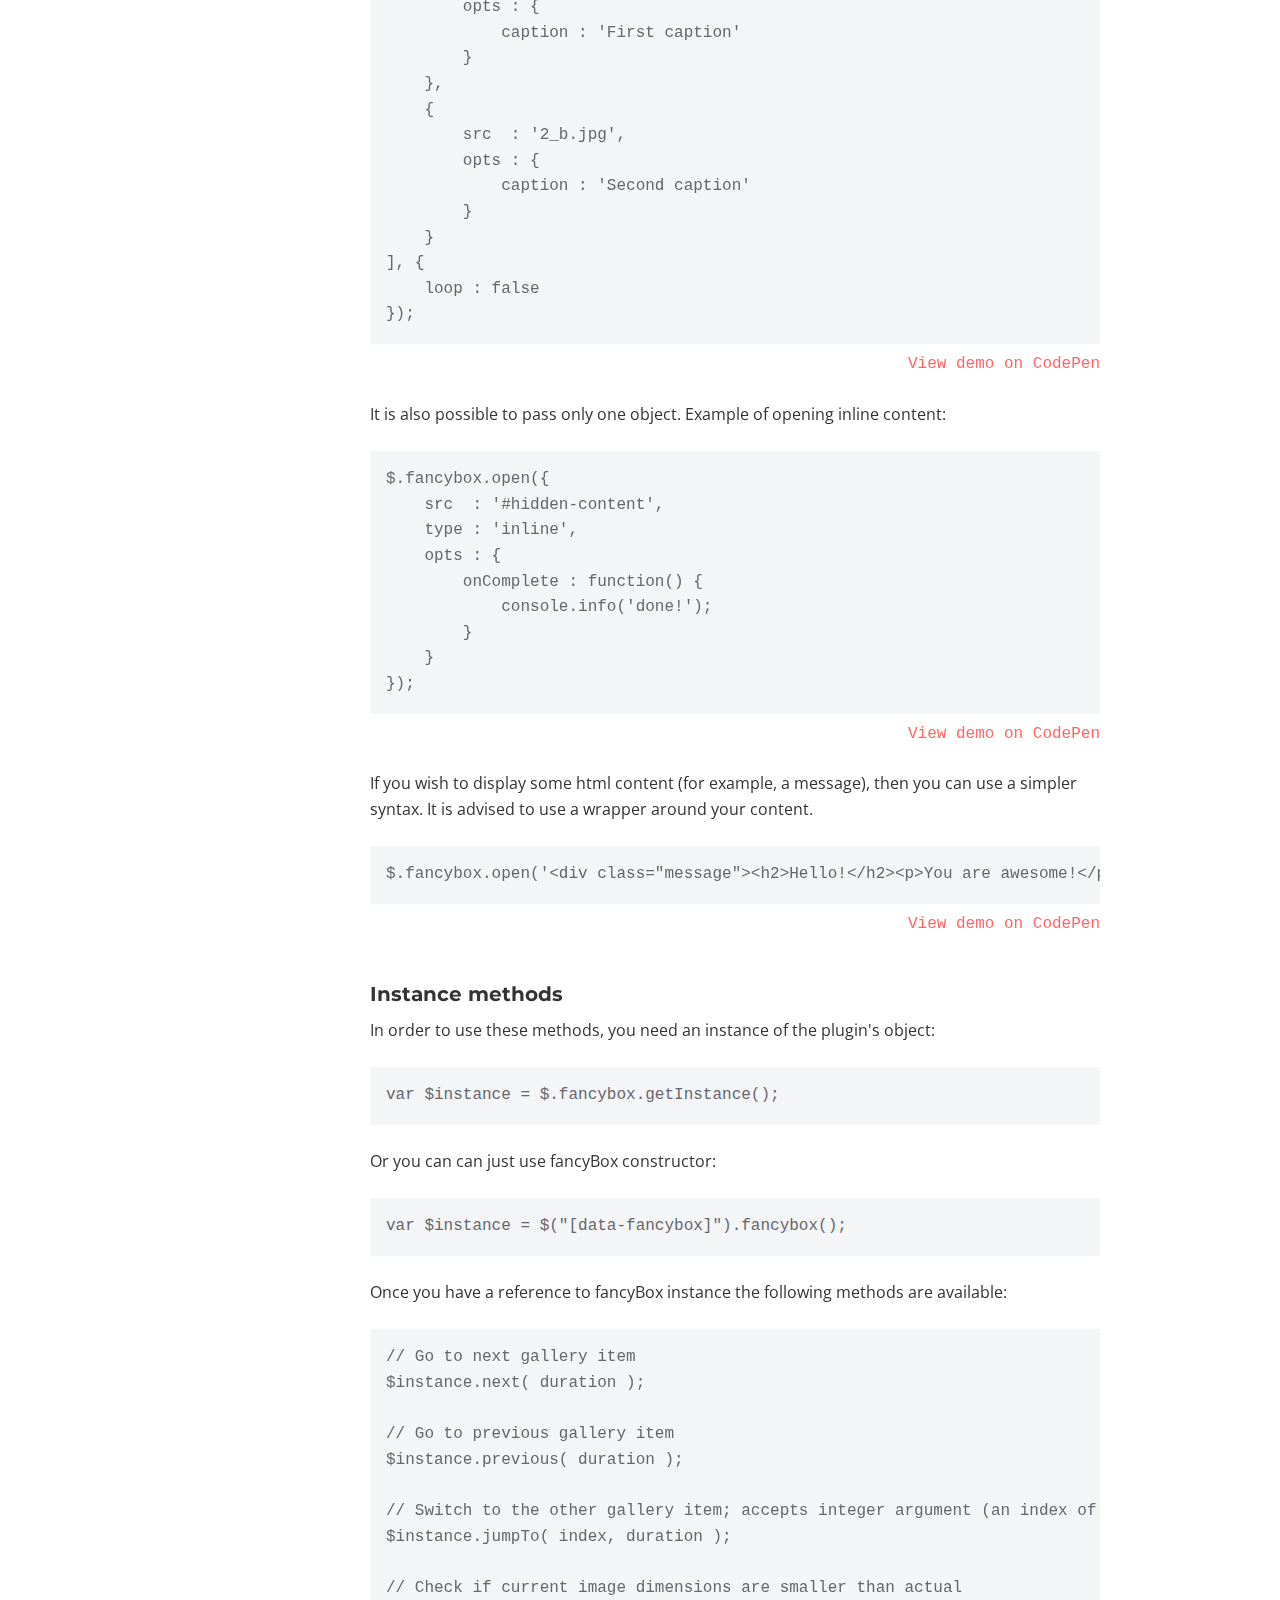
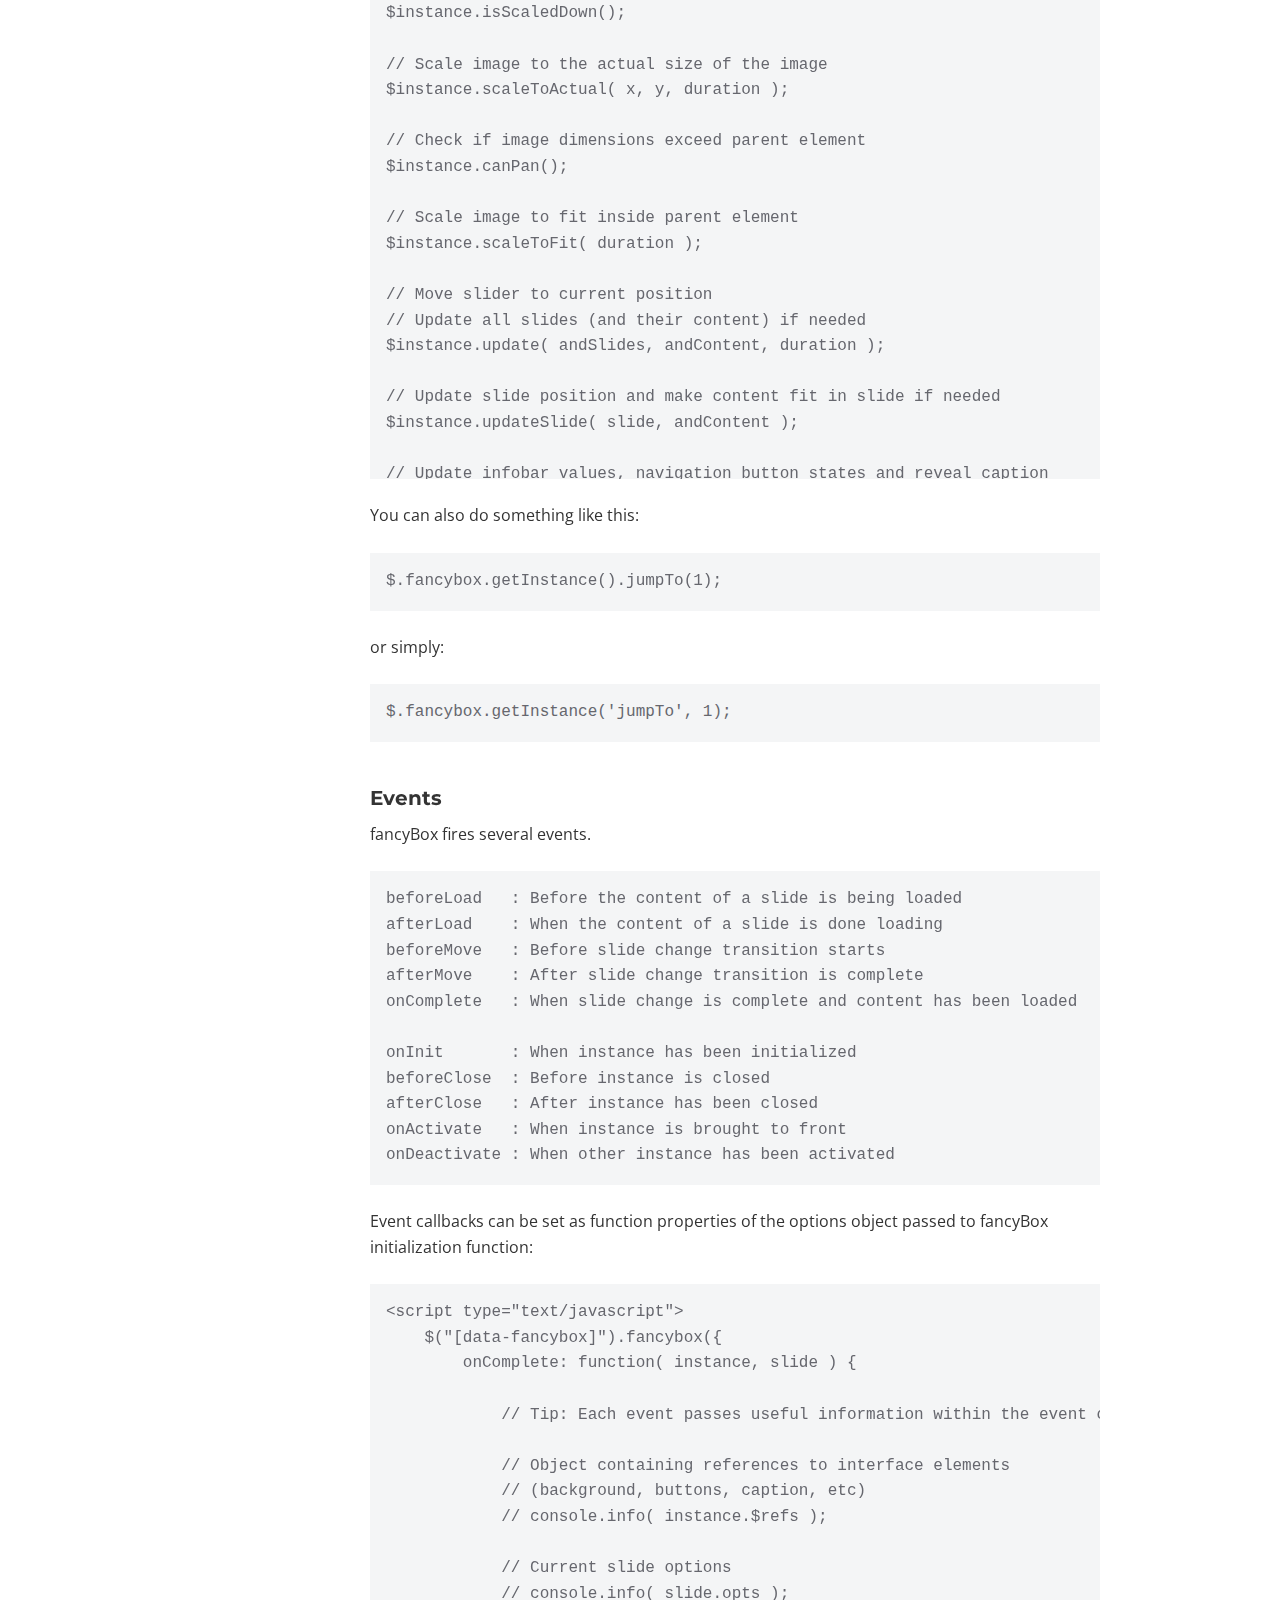
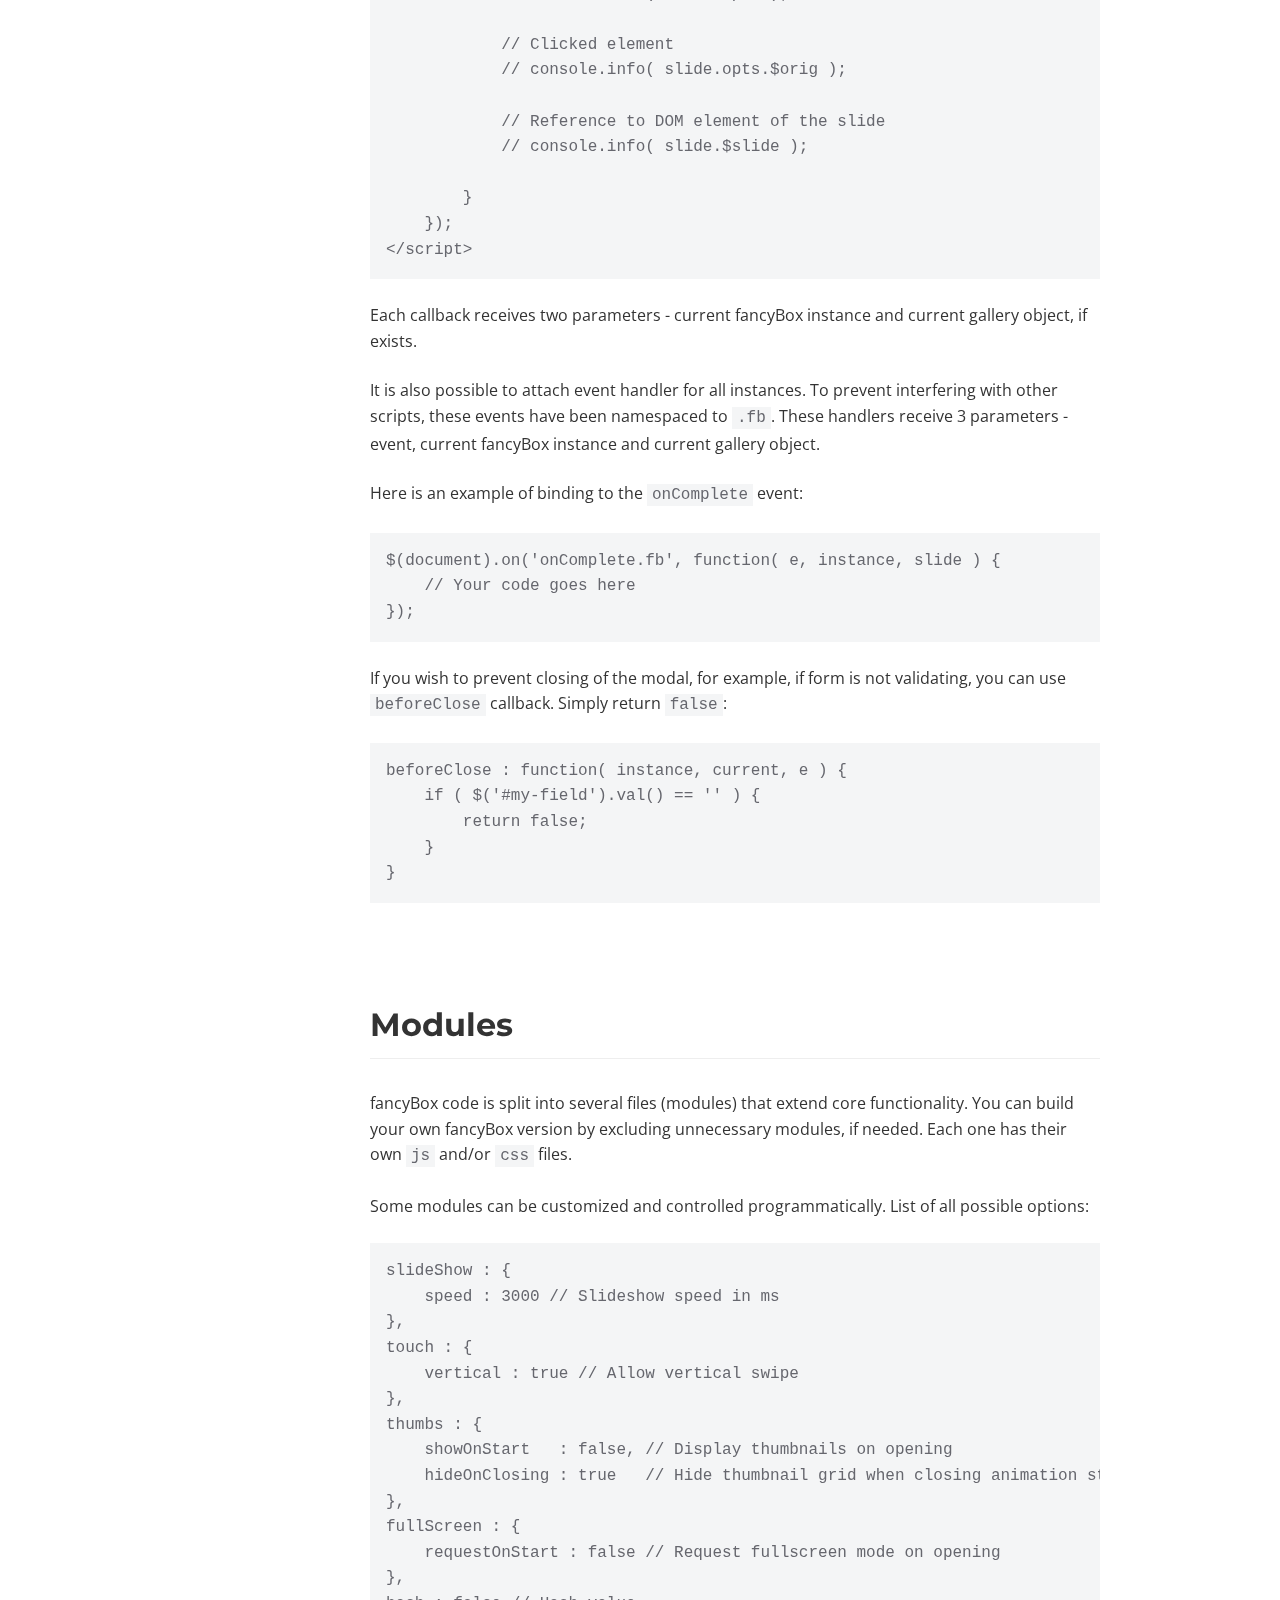
<file: vendor/fancybox/docs/index.html>
<!doctype html>
<html>
<head>
	<title>fancyBox - touch enabled, responsive and fully customizable lightbox script</title>

	<meta name="viewport" content="user-scalable=no, width=device-width, initial-scale=1.0, maximum-scale=1.0">
	<meta content="text/html;charset=utf-8" http-equiv="Content-Type">

	<link href="https://fonts.googleapis.com/css?family=Montserrat:400,700|Open+Sans:400,700" rel="stylesheet" />

	<script src="//code.jquery.com/jquery-3.1.1.min.js"></script>

	<style>
		/* Reset */

		html, body, div, span, applet, object, iframe, h1, h2, h3, h4, h5, h6, p, blockquote, pre, a, abbr, acronym, address, big, cite, code, del, dfn, em, img, ins, kbd, q, s, samp, small, strike, strong, sub, sup, tt, var, b, u, i, center, dl, dt, dd, ol, ul, li, fieldset, form, label, legend, table, caption, tbody, tfoot, thead, tr, th, td, article, aside, canvas, details, embed, figure, figcaption, footer, header, hgroup, menu, nav, output, ruby, section, summary, time, mark, audio, video {
			margin: 0;
			padding: 0;
			border: 0;
			font-size: 100%;
			font: inherit;
			vertical-align: baseline;
		}

		html {
		 	box-sizing: border-box;
		}

		*, *:before, *:after {
		 	box-sizing: inherit;
		}

		article, aside, details, figcaption, figure, footer, header, hgroup, menu, nav, section {
			display: block;
		}

		table {
			border-collapse: collapse;
			border-spacing: 0;
		}

		/* Common styling */

		body {
			-webkit-text-size-adjust: none;
			font-family: 'Open Sans', 'Helvetica Neue', Helvetica, Arial, sans-serif;
			font-size: 16px;
			line-height: 1.6;
			color: #333;
		}

		h1, h2, h3 {
			font-family: 'Montserrat', 'Helvetica Neue', Helvetica, Arial, sans-serif;
			font-weight: 700;
			color: #333;
		}

		a {
			color: #FF6666;
			text-decoration: none;
		}

		a:hover {
			text-decoration: underline;
		}

		a.active {
			font-weight: bold;
		}

		h1, h2, h3 {
		    font-family: 'Montserrat', sans-serif;
		    font-weight: 700;
		    color: #333;
		}

		h1 {
			font-size: 2.5em;
			font-weight: bold;
			letter-spacing: -1px;
		}

		h1 a:hover {
			text-decoration: none;
		}

		h2 {
			margin: 3em 0 1em 0;
			padding-bottom: 0.25em;
			font-size: 2em;
			border-bottom: 1px solid #eee;
		}

		h2:first-of-type {
			margin-top: 0;
		}

		h3 {
			margin-top: 2em;
			font-size: 1.25em;
		}

		b {
			font-weight: 700;
		}

		p {
			margin: 0.5em 0 1.5em 0;
		}

		p:last-child {
			margin-bottom: 0;
		}

		ul {
		    padding-left: 2em;
		    margin: 0.5em 0 1.5em 0;
		}

		pre, code, .demo {
			font-family: Consolas,"Liberation Mono",Courier,monospace;
		}

		pre, code {
			background: #F4F5F6;
			color: #66676E;
		}

		pre {
			padding: 1em;
			margin-bottom: 1.5em;
			overflow: auto;
			max-height: calc(100vh - 150px);
			-moz-tab-size: 4;
			tab-size: 4;
		}

		code {
			padding: 2px 5px;
		}

		pre code {
			padding: 0;
		}

		.demo {
			margin-top: -1em;
			text-align: right;
		}


		/* Layout */

		header {
			position: relative;
			padding: 6em 0 6em 0;
			margin-bottom: 3em;
			background: #FF6666;
			color: #fff;
			text-align: right;
		}

		header:before {
			content: '';
			position: absolute;
			left: 0;
			right: 0;
			top: 100%;
			height: 500px;
			background: #fff;
			-webkit-transform-origin: right;
			    -ms-transform-origin: right;
			       transform-origin: right;
			-webkit-transform: skewY(2deg);
			    -ms-transform: skewY(2deg);
			        transform: skewY(2deg);
		}

		.content {
			position: relative;
			max-width: 1020px;
			margin: 0 auto;
			padding: 0 50px;
		}

		section .content {
			padding-left: 240px;
		}

		footer .content {
			padding: 6em 50px 3em 240px;
		}

		aside {
			position: absolute;
			top: 0;
			left : 50px;
			width: 200px;
		}

		/* Header */

		header h1, header h1 a {
			color: #fff;
		}

		header ul {
			margin: 0;
			padding: 0;
			list-style: none;
		}

		header ul li {
			display: inline-block;
			margin-right: 0.5em;
		}

		header ul li a {
			font-size: 1.125em;
			color: #fff;
		}

		/* Sidebar */

		aside ul {
			position: relative;;
			top: 0;
			list-style: none;
			padding: 1.5em 0;
			margin: 0;
		}

		aside ul ul {
			padding: 0 0 0.5em 1.5em;
			font-size: 90%;
		}

		@media all and (max-width: 800px) {

			aside {
				position: relative;
				left: 0;
			}

			.content {
				padding: 0 25px;
			}

			section .content,
			footer .content {
				padding-left: 25px;
			}

		}

	</style>
</head>
<body>

	<header>
		<div class="content">
			<h1><a href="http://fancyapps.com/fancybox/3/">fancyBox3</a> Documentation</h1>

			<ul>
				<li><a href="http://fancyapps.com/fancybox/3/">Homepage</a></li>
				<li><a href="http://fancyapps.com/fancybox/3/docs/">Documentation</a></li>
				<li><a href="http://fancyapps.com/store/">Store</a></li>
				<li><a href="https://github.com/fancyapps/fancybox">Github</a></li>
			</ul>
		</div>
	</header>

	<section>
		<div class="content">

			<aside>
				<ul class="sticky">
					<li><a href="#setup">Setup</a></li>
					<li><a href="#usage">How to Use</a></li>
					<li>
						<a href="#media_types">Media types</a>

						<ul>
							<li><a href="#images">Images</a></li>
							<li><a href="#inline">Inline</a></li>
							<li><a href="#ajax">Ajax</a></li>
							<li><a href="#iframe">Iframe</a></li>
						</ul>
					</li>
					<li><a href="#embedding">Embedding</a></li>
					<li><a href="#options">Options</a></li>
					<li><a href="#api">Api</a></li>
					<li><a href="#modules">Modules</a></li>
					<li><a href="#faq">FAQ</a></li>
				</ul>
			</aside>

<!--

	Setup
	=====

-->
			<h2 id="setup">Setup</h2>

			<p>
				You can install fancyBox by linking <code>.css</code> and <code>.js</code> to your html file.

				Make sure you also load the jQuery library.
				Below is a basic HTML template to use as an example:
			</p>

			<pre>&lt;!DOCTYPE html&gt;
&lt;html&gt;
&lt;head&gt;
	&lt;meta charset=&quot;utf-8&quot;&gt;
	&lt;title&gt;My page&lt;/title&gt;

	&lt;!-- CSS --&gt;
	&lt;link rel=&quot;stylesheet&quot; type=&quot;text/css&quot; href=&quot;jquery.fancybox.min.css&quot;&gt;
&lt;/head&gt;
&lt;body&gt;

	&lt;!-- Your HTML content goes here --&gt;

	&lt;!-- JS --&gt;
	&lt;script src=&quot;//code.jquery.com/jquery-3.1.1.min.js&quot;&gt;&lt;/script&gt;
	&lt;script src=&quot;jquery.fancybox.min.js&quot;&gt;&lt;/script&gt;
&lt;/body&gt;
&lt;/html&gt;
</pre>

			<p><b>Tips</b>:</p>

			<ul>
				<li>Make sure you add the jQuery library first</li>
				<li>If you already have jQuery on your page, you shouldn't include it second time</li>
				<li>Do not include both fancybox.js and fancybox.min.js files</li>
			</ul>

			<h3>Downloading using Bower</h3>

			<p>
				You can install the latest version of fancyBox with the command:
			</p>


			<pre><code>bower install fancybox</code></pre>

			<p>
				This will install fancyBox to Bower's install directory, the default being <code>bower_components</code>. <br />
				Within <code>bower_components/fancybox/dist/</code> you will find an uncompressed release and a compressed release.
			</p>

			<h3>Using jQuery with a CDN</h3>
			
			<p>
				CDNJS CDN also host compressed and uncompressed versions of fancyBox - <br />
				<a href="https://cdnjs.com/libraries/fancybox/" target="_blank">https://cdnjs.com/libraries/fancybox/</a>

			</p>
<!--

	How To Use
	==========

-->
			<h2 id="usage">How to Use</h2>

			<p>
				There are a few ways you can use fancyBox.
			</p>


			<h3>Initialize with data attributes</h3>

			<p>
				The most basic way to use fancyBox is by adding the <code>data-fancybox</code> attribute to a link.
				A caption can be added using the <code>data-caption</code> attribute. Example:
			</p>

			<pre>&lt;a href="image.jpg" data-fancybox data-caption="My caption"&gt;
	&lt;img src="thumbnail.jpg" alt="" /&gt;
&lt;/a&gt;</pre>

			<p>
				If you have a group of items, you can use the same attribute <code>data-fancybox</code> value for each of them to create a gallery.
				Each group should have a unique value:
			</p>

			<pre>&lt;a href="image_1.jpg" data-fancybox="group" data-caption="Caption #1"&gt;
	&lt;img src="thumbnail_1.jpg" alt="" /&gt;
&lt;/a&gt;

&lt;a href="image_2.jpg" data-fancybox="group" data-caption="Caption #2"&gt;
	&lt;img src="thumbnail_2.jpg" alt="" /&gt;
&lt;/a&gt;
</pre>

			<p>
				<b>Tip</b>:

				fancyBox attempts to automatically detect the type of content based on the given url.

				If it cannot be detected, the type can also be set manually using <code>data-type</code> attribute:

				<pre>&lt;a href="images.php?id=123" data-type="image" data-caption="Caption"&gt;
	Show image
&lt;/a&gt;</pre>
			</p>



			<h3>Initialize with JavaScript</h3>

			<p>
				To bind fancyBox events on any element, select with a jQuery selector and call the <code>fancybox</code> method:
			</p>

			<pre><code>&lt;script type=&quot;text/javascript&quot;&gt;
	$(&quot;[data-fancybox]&quot;).fancybox({
		// Options will go here
	});
&lt;/script&gt;</code></pre>


			<h3>Manual calling of fancyBox</h3>

			<p>
				fancyBox can be activated at any point within Javascript and therefore does not necessarily need a trigger element.

				Example of displaying a simple message:
			</p>

			<pre><code>$.fancybox.open('&lt;div class=&quot;message&quot;&gt;&lt;h2&gt;Hello!&lt;/h2&gt;&lt;p&gt;You are awesome!&lt;/p&gt;&lt;/div&gt;');</code></pre>

			<p>
				See <a href="#api">API section</a> for more information.
			</p>

<!--

	Examples
	=========

-->
			<h2 id="media_types">Media types</h2>


			<h3 id="images">Images</h3>

			<p>
				The standard way of using fancyBox is with a number of thumbnail images that link to larger images:
			</p>

			<pre><code>&lt;a href="image.jpg" data-fancybox="images" data-caption="My caption"&gt;
	&lt;img src="thumbnail.jpg" alt="" /&gt;
&lt;/a&gt;</code></pre>

			<p class="demo">
				<a href="http://codepen.io/fancyapps/pen/jyEGGG/?editors=1000" target="_blank">View demo on CodePen</a>
			</p>

			<p>
				By default, fancyBox fully preloads an image before displaying it.
				You can choose to display the image right away.
				It will render and show the full size image while the data is being received.
				To do so, some attributes are necessary:
			</p>

			<ul>
				<li><code>data-width</code>  - the real width of the image</li>
				<li><code>data-height</code> - the real height of the image</li>
			</ul>

			<pre><code>&lt;a href=&quot;image.jpg&quot; data-fancybox=&quot;images&quot; data-width=&quot;2048&quot; data-height=&quot;1365&quot;&gt;
    &lt;img src=&quot;thumbnail.jpg&quot; /&gt;
&lt;/a&gt;</code></pre>
			<p class="demo">
				<a href="http://codepen.io/fancyapps/pen/wgBrXd?editors=1000" target="_blank">View demo on CodePen</a>
			</p>

			<p>
				fancyBox supports "scrset" so I can display different images based on viewport width. You can use this to improve download times for mobile users and over time save bandwidth.
				Example:
			</p>

			<pre><code>&lt;a href=&quot;medium.jpg&quot; data-fancybox=&quot;images&quot; data-srcset=&quot;large.jpg 1600w, medium.jpg 1200w, small.jpg 640w&quot;&gt;
	&lt;img src=&quot;thumbnail.jpg&quot; /&gt;
&lt;/a&gt;</code></pre>
			<p class="demo">
				<a href="https://codepen.io/fancyapps/pen/bqbpbO?editors=1000" target="_blank">View demo on CodePen</a>
			</p>

			<p>
				It is also possible to protect images from downloading by right-click.
				While this does not protect from truly determined users, it should discourage the vast majority from ripping off your files.
			</p>

			<pre><code>$('[data-fancybox]').fancybox({
	image : {
		protect: true
	}
});</code></pre>
			<p class="demo">
				<a href="http://codepen.io/fancyapps/pen/RKKqLx?editors=1010" target="_blank">View demo on CodePen</a>
			</p>


			<h3 id="inline">Inline</h3>

			<p>
				For your Inline HTML you have to place a DIV Container into the content of the page:
			</p>

			<pre><code>&lt;div style=&quot;display: none;&quot; id=&quot;hidden-content&quot;&gt;
	&lt;h2&gt;Hello&lt;/h2&gt;
	&lt;p&gt;You are awesome.&lt;/p&gt;
&lt;/div&gt;</code></pre>

			<p>
				And then simply create a link using <code>data-src</code> attribute that matches CSS id selector of the element you want to open (<code>#hidden-content</code> in this example):
			</p>

			<pre><code>&lt;a data-fancybox data-src=&quot;#hidden-content&quot; href=&quot;javascript:;&quot;&gt;
	Hidden div
&lt;/a&gt;</code></pre>
			<p class="demo">
				<a href="http://codepen.io/fancyapps/pen/MJYOOd?editors=1000" target="_blank">View demo on CodePen</a>
			</p>

			<h3 id="ajax">Ajax</h3>

			<p>
				To load content via AJAX, you need to add a <code>data-type="ajax"</code> attribute to your link:
			</p>

			<pre><code>&lt;a data-fancybox data-type=&quot;ajax&quot; data-src=&quot;my_page.com/path/to/ajax/&quot; href=&quot;javascript:;&quot;&gt;
	AJAX content
&lt;/a&gt;</code></pre>
			<p class="demo">
				<a href="http://codepen.io/fancyapps/pen/JEoOvK?editors=1100" target="_blank">View demo on CodePen</a>
			</p>

			<p>
				Additionally it is possible to define a selector with the <code>data-selector</code> attribute to show only a part of the response. The selector can be any string, that is a valid jQuery selector:
			</p>

			<pre><code>&lt;a data-fancybox data-type=&quot;ajax&quot; data-src=&quot;my_page.com/path/to/ajax/&quot; data-selector=&quot;#two&quot; href=&quot;javascript:;&quot;&gt;
	AJAX content
&lt;/a&gt;
</code></pre>
			<p class="demo">
				<a href="http://codepen.io/fancyapps/pen/MJwWKz?editors=1100" target="_blank">View demo on CodePen</a>
			</p>

			<h3 id="iframe">Iframe</h3>

			<p>
				If the content can be shown on a page, and placement in an iframe is not blocked by script or security configuration of that page,
				it can be presented in a fancyBox:
			</p>

			<pre><code>&lt;a data-fancybox data-src=&quot;http://codepen.io/fancyapps/full/jyEGGG/&quot; href=&quot;javascript:;&quot;&gt;
	Webpage
&lt;/a&gt;

&lt;a data-fancybox data-src=&quot;http://www.adobe.com/content/dam/Adobe/en/devnet/acrobat/pdfs/pdf_open_parameters.pdf&quot; href=&quot;javascript:;&quot;&gt;
	Sample PDF
&lt;/a&gt;
</code></pre>
			<p class="demo">
				<a href="http://codepen.io/fancyapps/pen/BpymvO?editors=1000" target="_blank">View demo on CodePen</a>
			</p>


			<p>
				To access and control fancyBox in parent window from inside an iframe:
			</p>

			<pre><code>// Adjust iframe height according to the contents
parent.jQuery.fancybox.getInstance().update();

// Close current fancyBox instance
parent.jQuery.fancybox.getInstance().close();</code></pre>


			<p>
				Iframe dimensions can be controlled by CSS:
			</p>

			<pre><code>.fancybox-slide--iframe .fancybox-content {
	width  : 800px;
	height : 600px;
	max-width  : 80%;
	max-height : 80%;
	margin: 0;
}</code></pre>


			<p>
				These CSS rules can be overridden by JS, if needed:
			</p>

			<pre><code>$(&quot;[data-fancybox]&quot;).fancybox({
	iframe : {
		css : {
			width : '600px'
		}
	}
});</code></pre>


			<p>
				If you have not disabled iframe preloading (using an "preload" option), then the script will atempt to
				calculate content dimensions and will adjust width/height of iframe to fit with content in it.
				Keep in mind, that due to <a href="https://en.wikipedia.org/wiki/Same-origin_policy" target="_blank">same origin policy</a>,
				there are some limitations.
			</p>

<!--

	Embedding
	=======

-->
			<h2 id="embedding">Embedding</h2>

			<p>
				Supported sites can be used with fancyBox by just providing the page URL:
			</p>

			<pre><code>&lt;a data-fancybox href="https://www.youtube.com/watch?v=_sI_Ps7JSEk"&gt;
  YouTube video
&lt;/a&gt;

&lt;a data-fancybox href="https://vimeo.com/191947042"&gt;
  Vimeo video
&lt;/a&gt;

&lt;a data-fancybox href=&quot;https://www.google.com/maps/place/Googleplex/@37.4220041,-122.0833494,17z/data=!4m5!3m4!1s0x0:0x6c296c66619367e0!8m2!3d37.4219998!4d-122.0840572&quot;&gt;
	Google Map
&lt;/a&gt;

&lt;a data-fancybox href=&quot;https://www.instagram.com/p/BNXYW8-goPI/?taken-by=jamesrelfdyer&quot; data-caption=&quot;&lt;span title=&amp;quot;Edited&amp;quot;&gt;balloon rides at dawn ✨🎈&lt;br&gt;was such a magical experience floating over napa valley as the golden light hit the hills.&lt;br&gt;&lt;a href=&amp;quot;https://www.instagram.com/jamesrelfdyer/&amp;quot;&gt;@jamesrelfdyer&lt;/a&gt;&lt;/span&gt;&quot;&gt;
	Instagram photo
&lt;/a&gt;</code></pre>
			<p class="demo">
				<a href="http://codepen.io/fancyapps/pen/LxEOwL?editors=1000" target="_blank">View demo on CodePen</a>
			</p>

			<h3>Video dimensions</h3>

			<p>
				Resize video display with the following CSS:
			</p>

			<pre><code>.fancybox-slide--video .fancybox-content {
	width  : 800px;
	height : 600px;
	max-width  : 80%;
	max-height : 80%;
}</code></pre>
			<p class="demo">
				<a href="http://codepen.io/fancyapps/pen/PWZrzw?editors=1100" target="_blank">View demo on CodePen</a>
			</p>

			<p>
				Obviously, you can choose any size you like, any combination with <code>min</code>/<code>max</code> values.
				<br />
				Aspect ratio lock for videos is not implemented yet, but if you wish, <a href="http://codepen.io/fancyapps/pen/dNzaQq?editors=1010" target="_blank">you can use this snippet</a>.
			</p>



			<h3>Video parameters</h3>

			<p>
				Controlling a video via URL parameters:
			</p>

			<pre><code>&lt;a data-fancybox href=&quot;https://www.youtube.com/watch?v=_sI_Ps7JSEk&amp;amp;autoplay=1&amp;amp;rel=0&amp;amp;controls=0&amp;amp;showinfo=0&quot;&gt;
  YouTube video - hide controls and info
&lt;/a&gt;

&lt;a data-fancybox href=&quot;https://vimeo.com/191947042?color=f00&quot;&gt;
  Vimeo video - custom color
&lt;/a&gt;</code></pre>
			<p class="demo">
				<a href="http://codepen.io/fancyapps/pen/mRVNyO?editors=1000" target="_blank">View demo on CodePen</a>
			</p>


			<p>
				Via JavaScript:
			</p>

			<pre><code>$('[data-fancybox]').fancybox({
	youtube : {
		controls : 0,
		showinfo : 0
	},
	vimeo : {
		color : 'f00'
	}
});</code></pre>
			<p class="demo">
				<a href="http://codepen.io/fancyapps/pen/Qdyeyr?editors=1010" target="_blank">View demo on CodePen</a>
			</p>

<!--

	Options
	=======

-->
			<h2 id="options">Options</h2>

			<p>
				Available options listed below.
			</p>

			<pre>defaults = {

	// Animation duration in ms
	speed : 330,

	// Enable infinite gallery navigation
	loop : true,

	// Should zoom animation change opacity, too
	// If opacity is 'auto', then fade-out if image and thumbnail have different aspect ratios
	opacity : 'auto',

	// Space around image, ignored if zoomed-in or viewport smaller than 800px
	margin : [44, 0],

	// Horizontal space between slides
	gutter : 30,

	// Should display toolbars
	infobar : true,
	buttons : true,

	// What buttons should appear in the toolbar
	slideShow  : true,
	fullScreen : true,
	thumbs     : true,
	closeBtn   : true,

	// Should apply small close button at top right corner of the content
	// If 'auto' - will be set for content having type 'html', 'inline' or 'ajax'
	smallBtn : 'auto',

	image : {

		// Wait for images to load before displaying
		// Requires predefined image dimensions
		// If 'auto' - will zoom in thumbnail if 'width' and 'height' attributes are found
		preload : &quot;auto&quot;,

		// Protect an image from downloading by right-click
		protect : false

	},

	ajax : {

		// Object containing settings for ajax request
		settings : {

			// This helps to indicate that request comes from the modal
			// Feel free to change naming
			data : {
				fancybox : true
			}
		}

	},

	iframe : {

		// Iframe template
		tpl : '&lt;iframe id=&quot;fancybox-frame{rnd}&quot; name=&quot;fancybox-frame{rnd}&quot; class=&quot;fancybox-iframe&quot; frameborder=&quot;0&quot; vspace=&quot;0&quot; hspace=&quot;0&quot; webkitAllowFullScreen mozallowfullscreen allowFullScreen allowtransparency=&quot;true&quot; src=&quot;&quot;&gt;&lt;/iframe&gt;',

		// Preload iframe before displaying it
		// This allows to calculate iframe content width and height
		// (note: Due to &quot;Same Origin Policy&quot;, you can't get cross domain data).
		preload : true,

		// Scrolling attribute for iframe tag
		scrolling : 'no',

		// Custom CSS styling for iframe wrapping element
		css : {}

	},

	// Custom CSS class for layout
	baseClass : '',

	// Custom CSS class for slide element
	slideClass : '',

	// Base template for layout
	baseTpl	: '&lt;div class=&quot;fancybox-container&quot; role=&quot;dialog&quot; tabindex=&quot;-1&quot;&gt;' +
			'&lt;div class=&quot;fancybox-bg&quot;&gt;&lt;/div&gt;' +
			'&lt;div class=&quot;fancybox-controls&quot;&gt;' +
				'&lt;div class=&quot;fancybox-infobar&quot;&gt;' +
					'&lt;button data-fancybox-previous class=&quot;fancybox-button fancybox-button--left&quot; title=&quot;Previous&quot;&gt;&lt;/button&gt;' +
					'&lt;div class=&quot;fancybox-infobar__body&quot;&gt;' +
						'&lt;span class=&quot;js-fancybox-index&quot;&gt;&lt;/span&gt;&amp;nbsp;/&amp;nbsp;&lt;span class=&quot;js-fancybox-count&quot;&gt;&lt;/span&gt;' +
					'&lt;/div&gt;' +
					'&lt;button data-fancybox-next class=&quot;fancybox-button fancybox-button--right&quot; title=&quot;Next&quot;&gt;&lt;/button&gt;' +
				'&lt;/div&gt;' +
				'&lt;div class=&quot;fancybox-buttons&quot;&gt;' +
					'&lt;button data-fancybox-close class=&quot;fancybox-button fancybox-button--close&quot; title=&quot;Close (Esc)&quot;&gt;&lt;/button&gt;' +
				'&lt;/div&gt;' +
			'&lt;/div&gt;' +
			'&lt;div class=&quot;fancybox-slider-wrap&quot;&gt;' +
				'&lt;div class=&quot;fancybox-slider&quot;&gt;&lt;/div&gt;' +
			'&lt;/div&gt;' +
			'&lt;div class=&quot;fancybox-caption-wrap&quot;&gt;&lt;div class=&quot;fancybox-caption&quot;&gt;&lt;/div&gt;&lt;/div&gt;' +
		'&lt;/div&gt;',

	// Loading indicator template
	spinnerTpl : '&lt;div class=&quot;fancybox-loading&quot;&gt;&lt;/div&gt;',

	// Error message template
	errorTpl : '&lt;div class=&quot;fancybox-error&quot;&gt;&lt;p&gt;The requested content cannot be loaded. &lt;br /&gt; Please try again later.&lt;p&gt;&lt;/div&gt;',

	// This will be appended to html content, if &quot;smallBtn&quot; option is not set to false
	closeTpl : '&lt;button data-fancybox-close class=&quot;fancybox-close-small&quot;&gt;&lt;/button&gt;',

	// Container is injected into this element
	parentEl : 'body',

	// Enable gestures (tap, zoom, pan and pinch)
	touch : true,

	// Enable keyboard navigation
	keyboard : true,

	// Try to focus on first focusable element after opening
	focus : true,

	// Close when clicked outside of the content
	closeClickOutside : true,

	// Callbacks; See Documentation/API/Events for description and samples
	beforeLoad	 : $.noop,
	afterLoad    : $.noop,
	beforeMove 	 : $.noop,
	afterMove    : $.noop,
	onComplete	 : $.noop,

	onInit       : $.noop,
	beforeClose	 : $.noop,
	afterClose	 : $.noop,
	onActivate   : $.noop,
	onDeactivate : $.noop
}
</pre>


				<p>
					Set instance options by passing a valid object to <code>fancybox()</code> method:
				</p>

				<pre><code>$(&quot;[data-fancybox]&quot;).fancybox({
	image : {
		protect : true
	}
});</code></pre>


				<p>
					Plugin options / defaults are exposed in <code>$.fancybox.defaults</code> namespace so you can easily adjust them globally:

				</p>

				<pre><code>$.fancybox.defaults.speed = 600;</code></pre>

				<p>
					Custom options for each element individually can be set by adding a <code>data-options</code>
					attribute to the element.

					This attribute should contain the properly formatted JSON object:
				</p>

				<pre><code>&lt;a data-fancybox data-options='{&quot;caption&quot; : &quot;My caption&quot;, &quot;src : &quot;iframe.html&quot;}' href=&quot;javascript:;&quot;&gt;
	Open external page using iframe
&lt;/a&gt;</code></pre>



<!--

API
===

-->
				<h2 id="api">API</h2>

				<p>
					The fancyBox API offers a couple of methods to control fancyBox.

					This gives you the ability to extend the plugin and to integrate it with other web application components.
				</p>

				<h3 id="core_methods">Core methods</h3>

				<p>
					Core methods are methods which affect/handle instances:
				</p>


				<pre><code>// Close only the currently active or all fancyBox instances
$.fancybox.close( all );

// Open the fancyBox right away
$.fancybox.open( items, opts, index );
</code></pre>


				<p>
					When calling fancyBox manually, each group item should follow this pattern:
				</p>

				<pre><code>{
	src  : '' // Source of the content
	type : '' // Content type: image|inline|ajax|iframe|html (optional)
	opts : {} // Object containing item options (optional)
}
</code></pre>


				<p>
					Example of opening image gallery:
				</p>

				<pre><code>$.fancybox.open([
	{
		src  : '1_b.jpg',
		opts : {
			caption : 'First caption'
		}
	},
	{
		src  : '2_b.jpg',
		opts : {
			caption : 'Second caption'
		}
	}
], {
	loop : false
});</code></pre>
				<p class="demo">
					<a href="http://codepen.io/fancyapps/pen/wgZXzz?editors=1010" target="_blank">View demo on CodePen</a>
				</p>

				<p>
					It is also possible to pass only one object. Example of opening inline content:
				</p>

				<pre><code>$.fancybox.open({
	src  : '#hidden-content',
	type : 'inline',
	opts : {
		onComplete : function() {
			console.info('done!');
		}
	}
});
</code></pre>
				<p class="demo">
					<a href="http://codepen.io/fancyapps/pen/JEVLgN?editors=1010" target="_blank">View demo on CodePen</a>
				</p>

				<p>
					If you wish to display some html content (for example, a message), then you can use a simpler syntax.
					It is advised to use a wrapper around your content.
				</p>

				<pre><code>$.fancybox.open('&lt;div class=&quot;message&quot;&gt;&lt;h2&gt;Hello!&lt;/h2&gt;&lt;p&gt;You are awesome!&lt;/p&gt;&lt;/div&gt;');</code></pre>
				<p class="demo">
					<a href="http://codepen.io/fancyapps/pen/VPNBaK" target="_blank">View demo on CodePen</a>
				</p>



				<h3 id="instance_methods">Instance methods</h3>

				<p>
					In order to use these methods, you need an instance of the plugin's object:
				</p>

				<pre><code>var $instance = $.fancybox.getInstance();</code></pre>

				<p>
					Or you can can just use fancyBox constructor:
				</p>

				<pre><code>var $instance = $(&quot;[data-fancybox]&quot;).fancybox();</code></pre>

				<p>
					Once you have a reference to fancyBox instance the following methods are available:
				</p>


				<pre><code>// Go to next gallery item
$instance.next( duration );

// Go to previous gallery item
$instance.previous( duration );

// Switch to the other gallery item; accepts integer argument (an index of the desired item)
$instance.jumpTo( index, duration );

// Check if current image dimensions are smaller than actual
$instance.isScaledDown();

// Scale image to the actual size of the image
$instance.scaleToActual( x, y, duration );

// Check if image dimensions exceed parent element
$instance.canPan();

// Scale image to fit inside parent element
$instance.scaleToFit( duration );

// Move slider to current position
// Update all slides (and their content) if needed
$instance.update( andSlides, andContent, duration );

// Update slide position and make content fit in slide if needed
$instance.updateSlide( slide, andContent );

// Update infobar values, navigation button states and reveal caption
$instance.updateControls( force );

// Load custom content into the slide
$instance.setContent( slide, content );

// Try to find and focus on the first focusable element
$instance.focus();

// Activates current instance, brings it to the front
$instance.activate();

// Close instance
$instance.close();
</code></pre>


				<p>
					You can also do something like this:
				</p>

				<pre><code>$.fancybox.getInstance().jumpTo(1);</code></pre>

				<p>
					or simply:
				</p>

				<pre><code>$.fancybox.getInstance('jumpTo', 1);</code></pre>




				<h3 id="events">Events</h3>

				<p>
					fancyBox fires several events.
				</p>

				<pre><code>beforeLoad	 : Before the content of a slide is being loaded
afterLoad    : When the content of a slide is done loading
beforeMove 	 : Before slide change transition starts
afterMove    : After slide change transition is complete
onComplete	 : When slide change is complete and content has been loaded

onInit	 	 : When instance has been initialized
beforeClose	 : Before instance is closed
afterClose	 : After instance has been closed
onActivate   : When instance is brought to front
onDeactivate : When other instance has been activated
</code></pre>


				<p>
					Event callbacks can be set as function properties of the options object passed to fancyBox initialization function:
				</p>

				<pre><code>&lt;script type=&quot;text/javascript&quot;&gt;
	$(&quot;[data-fancybox]&quot;).fancybox({
		onComplete: function( instance, slide ) {

			// Tip: Each event passes useful information within the event object:

			// Object containing references to interface elements
			// (background, buttons, caption, etc)
			// console.info( instance.$refs );

			// Current slide options
			// console.info( slide.opts );

			// Clicked element
			// console.info( slide.opts.$orig );

			// Reference to DOM element of the slide
			// console.info( slide.$slide );

		}
	});
&lt;/script&gt;</code></pre>

				<p>
					Each callback receives two parameters - current fancyBox instance and current gallery object, if exists.
				</p>

				<p>
					It is also possible to attach event handler for all instances.
					To prevent interfering with other scripts, these events have been namespaced to <code>.fb</code>.
					These handlers receive 3 parameters - event, current fancyBox instance and current gallery object.
				</p>
				<p>
					Here is an example of binding to the <code>onComplete</code> event:
				</p>

				<pre><code>$(document).on('onComplete.fb', function( e, instance, slide ) {
	// Your code goes here
});</code></pre>


				<p>
					If you wish to prevent closing of the modal, for example, if form is not validating, you can use <code>beforeClose</code>
					callback. Simply return <code>false</code>:
				</p>

				<pre><code>beforeClose : function( instance, current, e ) {
	if ( $('#my-field').val() == '' ) {
		return false;
	}
}
</code></pre>

				<h2 id="modules">Modules</h2>

				<p>
					fancyBox code is split into several files (modules) that extend core functionality.
					You can build your own fancyBox version by excluding unnecessary modules, if needed.
					Each one has their own <code>js</code> and/or <code>css</code> files.
				</p>

				<p>
					Some modules can be customized and controlled programmatically.
					List of all possible options:
				</p>

				<pre><code>slideShow : {
	speed : 3000 // Slideshow speed in ms
},
touch : {
	vertical : true // Allow vertical swipe
},
thumbs : {
	showOnStart   : false, // Display thumbnails on opening
	hideOnClosing : true   // Hide thumbnail grid when closing animation starts
},
fullScreen : {
	requestOnStart : false // Request fullscreen mode on opening
},
hash : false // Hash value</code></pre>

				<p>
					Example (show thumbnails on start):
				</p>

				<pre><code>$('[data-fancybox="images"]').fancybox({
	thumbs : {
		showOnStart : true
	}
})</code></pre>
				<p class="demo">
					<a href="https://codepen.io/fancyapps/pen/RKKVVa?editors=1010" target="_blank">View demo on CodePen</a>
				</p>

				<p>
					If you would inspect fancyBox instance object, you would find keys that names ar captialized - these are references for each module object.
					Also, you would notice that fancyBox uses common naming convention to prefix jQuery objects with <code>$</code>.
				</p>

				<p>
					This is how you, for example, can access thumbnail grid element:
				</p>

				<pre><code>$.fancybox.getInstance().Thumbs.$grid</code></pre>

				<p>
					This example shows how to call method that toggles thumbnails:
				</p>

				<pre><code>$.fancybox.getInstance().Thumbs.toggle();</code></pre>

				<p>
					List of available methods:
				</p>

				<pre><code>Thumbs.focus()
Thumbs.close();
Thumbs.update();
Thumbs.hide();
Thumbs.show();
Thumbs.toggle();

FullScreen.request( elem );
FullScreen.exit();
FullScreen.toggle( elem );
FullScreen.isFullscreen();
FullScreen.enabled();

SlideShow.start();
SlideShow.stop();
SlideShow.toggle();
</code></pre>

				<p>
					If you wish to disable hash module, use this snippet (after including JS file):
				</p>

				<pre><code>$.fancybox.defaults.hash = false;</code></pre>

<!--

FAQ
===

-->
				<h2 id="faq">FAQ</h2>

				<h3>Opening/closing causes fixed element to jump</h3>

				<p>
					Simply add <code>compensate-for-scrollbar</code> CSS class to your fixed positioned elements.
					Example of using Bootstrap navbar component:
				</p>

				<pre><code>&lt;nav class=&quot;navbar navbar-inverse navbar-fixed-top compensate-for-scrollbar&quot;&gt;
	&lt;div class=&quot;container&quot;&gt;
		..
	&lt;/div&gt;
&lt;/nav&gt;</code></pre>

				<p>
					The script measures width of the scrollbar and creates <code>compensate-for-scrollbar</code> CSS class
					that uses this value for <code>margin-right</code> property.
					Therefore, if your element has <code>width:100%</code>, you should positon it using <code>left</code> and <code>right</code> properties instead. Example:
				</p>

				<pre><code>.navbar {
	position: fixed;
	top: 0;
	left: 0;
	right: 0;
}</code></pre>

				<h3>How to customize caption</h3>

				<p>
					You can use <code>caption</code> option that accepts a function and is called for each group element. Example of appending image download link:
				</p>

				<pre><code>$( '[data-fancybox]' ).fancybox({
	caption : function( instance, item ) {
		var caption, link;

		if ( item.type === 'image' ) {
			caption = $(this).data('caption');
			link    = '&lt;a href=&quot;' + item.src + '&quot;&gt;Download image&lt;/a&gt;';

			return (caption ? caption + '&lt;br /&gt;' : '') + link;
		}
	}
});</code></pre>
				<p class="demo">
					<a href="http://codepen.io/fancyapps/pen/ygeYGx?editors=1010" target="_blank">View demo on CodePen</a>
				</p>


				<p>
					Inside <code>caption</code> method, <code>this</code> refers to the clicked element. Example of using different source for caption:
				</p>

				<pre><code>$( '[data-fancybox]' ).fancybox({
	caption : function( instance, item ) {
		return $(this).find('figcaption').html();
	}
});</code></pre>
				<p class="demo">
					<a href="https://codepen.io/fancyapps/pen/bgEQXo?editors=1010" target="_blank">View demo on CodePen</a>
				</p>


				<h3>How to create custom button in the toolbar</h3>

				<p>
					Example of using callback to access toolbar element and append custom button:
				</p>

				<pre><code>$( '[data-fancybox]' ).fancybox({
	onInit : function( instance ) {
		instance.$refs.downloadButton = $('&lt;a class=&quot;fancybox-button fancybox-download&quot;&gt;&lt;/a&gt;')
			.appendTo( instance.$refs.buttons );
	},
	beforeMove: function( instance, current ) {
		instance.$refs.downloadButton.attr('href', current.src);
	}
});

</code></pre>

				<p class="demo">
					<a href="http://codepen.io/fancyapps/pen/dNGapJ" target="_blank">View demo on CodePen</a>
				</p>

				<h3>How to reposition thumbnail grid</h3>

				<p>
					There is currenty no JS option to change thumbnail grid position.
					But fancyBox is designed so that you can use CSS to change position or dimension for each block
					(e.g., content area, caption or thumbnail grid).
					This gives you freedom to completely change the look and feel of the modal window, if needed.
					<a href="http://codepen.io/fancyapps/pen/vgRajd" target="_blank">View demo on CodePen</a>
				</p>

			</div>


		</div>
	</section>

	<footer>
		<div class="content">
			<p>
				<a href="javascript:;" onClick="javascript:$('html, body').animate({ scrollTop: 0 }, 0);return false;">Back to Top</a>
			</p>
		</div>
	</footer>
	<script>

		/* Sticky nvigation */

		var sticky = {
			$sticky      : $( '.sticky' ),
			offsets      : [],
			targets      : [],
			stickyTop    : null,

			set : function() {
				var self = this;

				self.offsets = [];
				self.targets = [];

				// Get current top position of sticky element

				self.stickyTop = self.$sticky.css( 'position', 'relative' ).offset().top;

				// Cache all targets and their top positions

				self.$sticky.find( 'a' ).map(function () {
					var $el		= $( this ),
						href	= $el.data('target') || $el.attr( 'href' ),
						$href	= /^#./.test(href) && $( href );

					return $href && $href.length && $href.is( ':visible' ) ? [ [ Math.floor( $href.offset().top - parseInt( $href.css('margin-top') ) ), href ] ] : null;
				})
				.sort(function (a, b) { return a[0] - b[0] })
				.each(function () {
					self.offsets.push( this[ 0 ] );
					self.targets.push( this[ 1 ] );
				});

			},

			update : function() {
				var self = this;

				var windowTop       = Math.floor( $(window).scrollTop() );
				var $stickyLinks    = self.$sticky.find( 'a' ).removeClass( 'active' );
				var stickyPosition  = 'fixed';
				var currentIndex    = 0;

				// Toggle fixed position depending on visibility

				if ( $(window).width() < 800 || self.stickyTop > windowTop ) {
					stickyPosition = 'relative';

				} else {

					for ( var i = self.offsets.length; i--; ) {
						if ( windowTop >= self.offsets[ i ] && ( self.offsets[ i + 1 ] === undefined || windowTop <= self.offsets[ i + 1 ]) ) {
							currentIndex = i;

							break;
						}
					}

				}

				self.$sticky.css( 'position', stickyPosition );

				$stickyLinks.eq( currentIndex ).addClass( 'active' );

			},

			init : function() {
				var self = this;

				$(window).on('resize', function() {

					self.set();

					self.update();

				});

				$(window).on('scroll', function() {

					self.update();

				});

				self.set();

				self.update();

			}
		}

		sticky.init();

	</script>
</body>
</html>
</file>
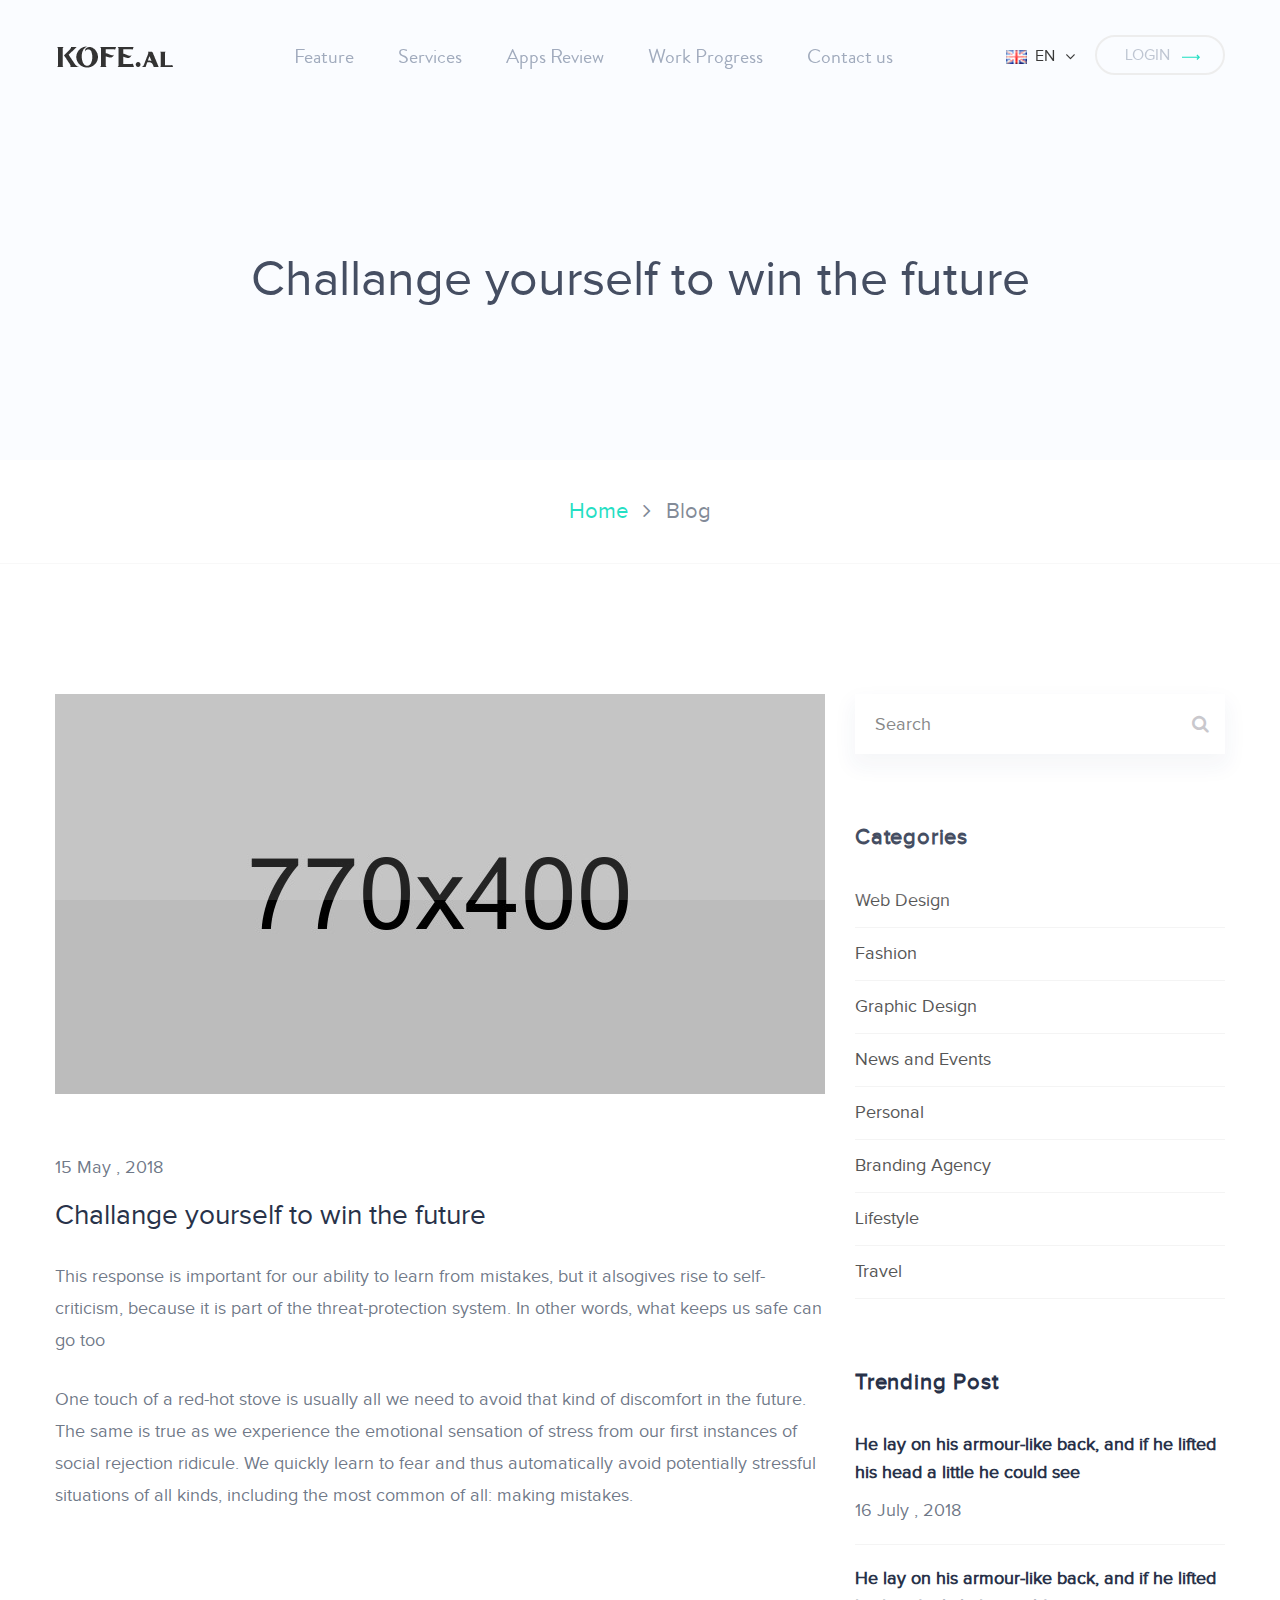
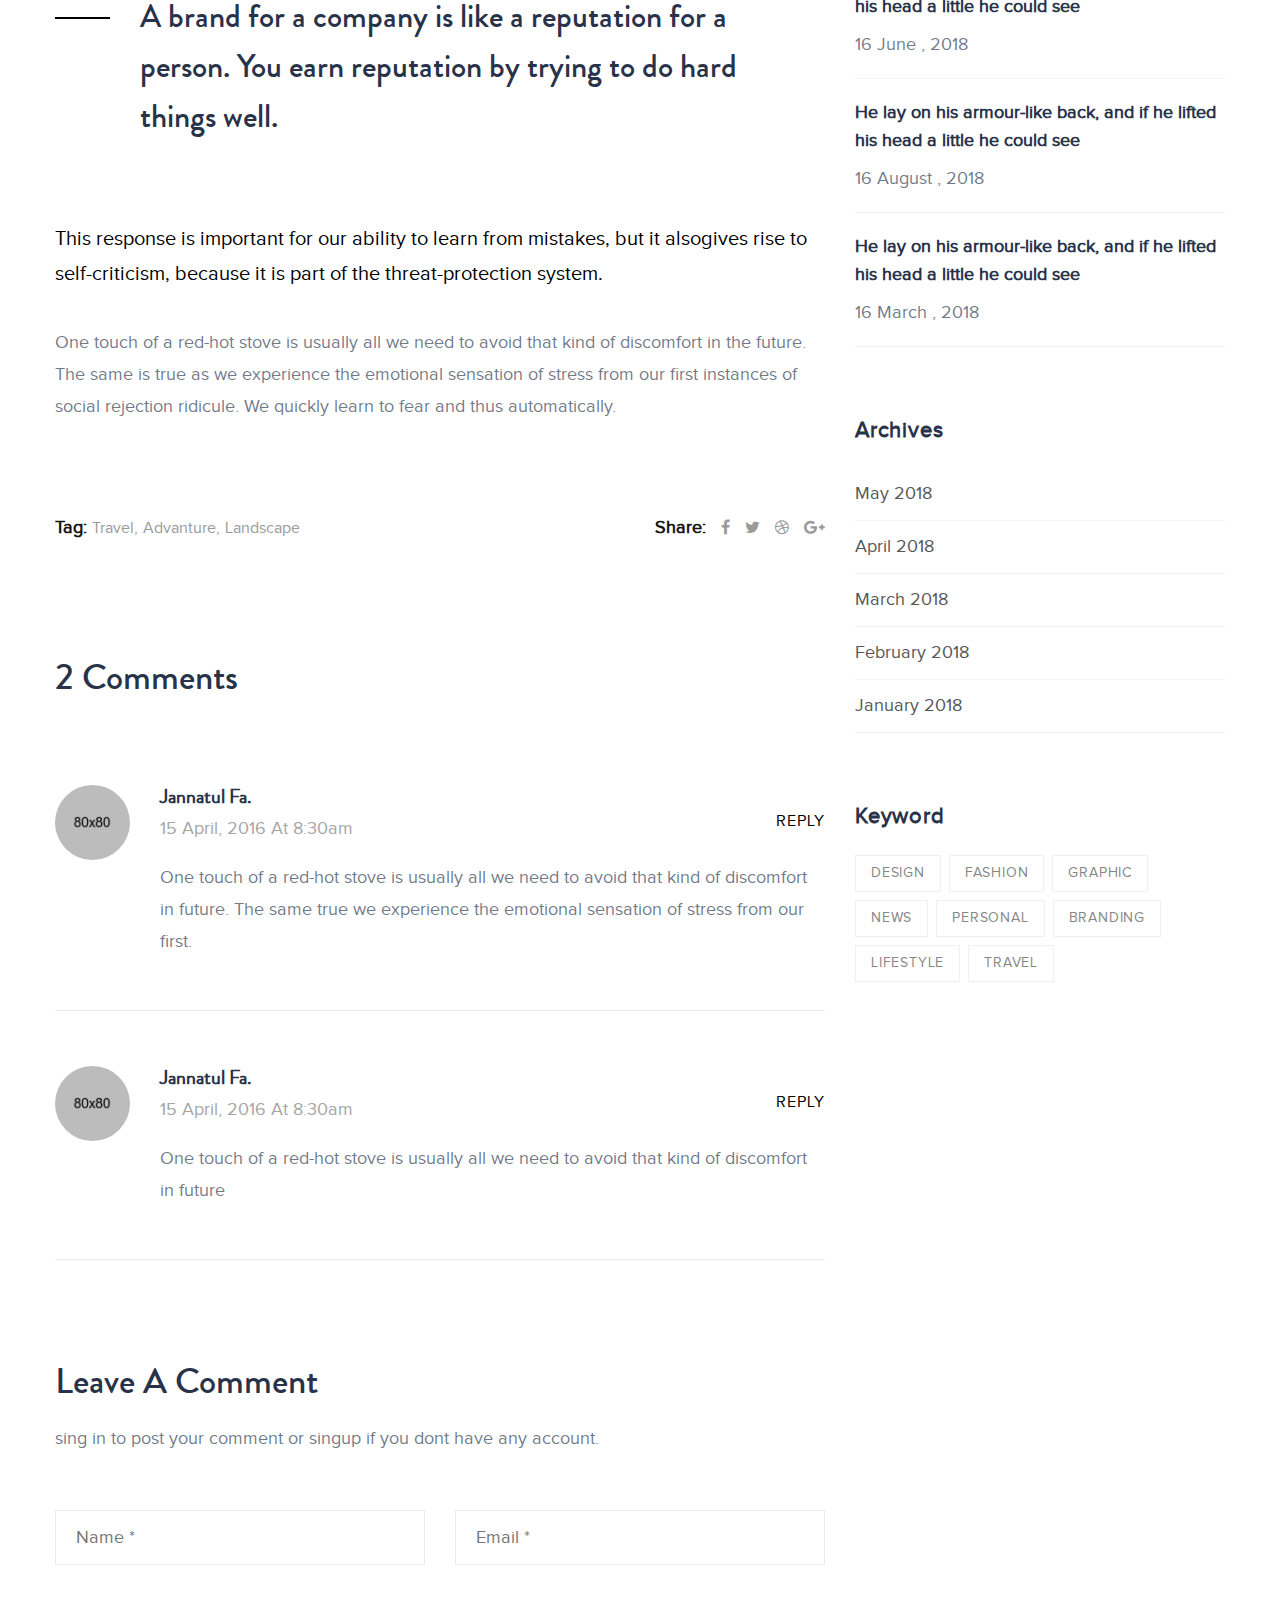
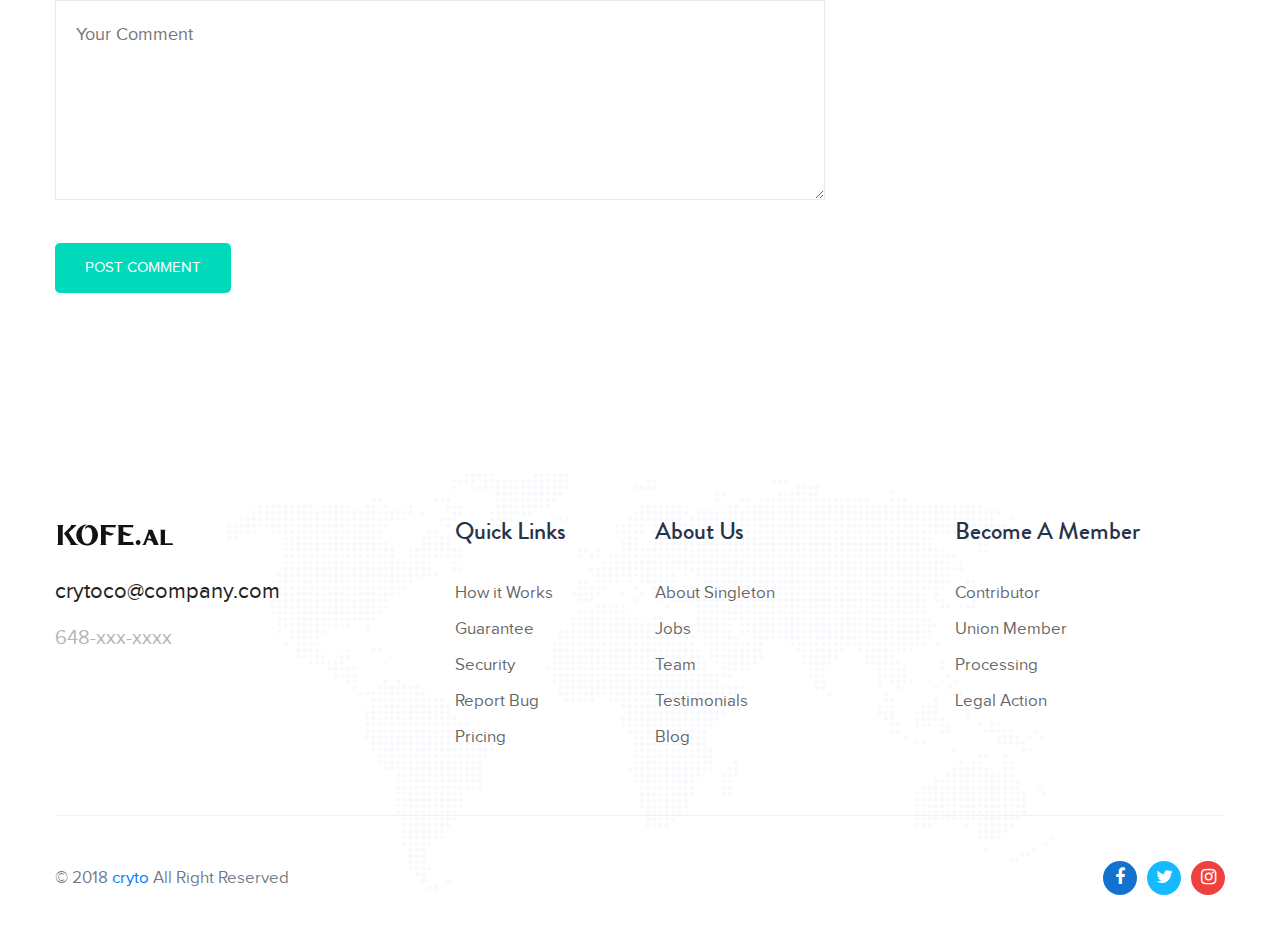
<file: blog-details-v1.html>
<!DOCTYPE html>
<html lang="en">
	<head>
		<meta charset="UTF-8">
		<meta name="keywords" content="crypto, mining, animation, example, examples">
		<meta name="author" content="Creativegigs">
		<meta name="description" content="cryto is a beautiful website template designed for bitcoin crypto currency mining and exchange websites.">
		<meta name='og:image' content='images/home/ogg.png'>
		<!-- For IE -->
		<meta http-equiv="X-UA-Compatible" content="IE=edge">
		<!-- For Resposive Device -->
		<meta name="viewport" content="width=device-width, initial-scale=1.0">

		<title>cryto - Bitcoin & Cryptocurrency Landing Page HTML Template</title>

		<!-- Favicon -->
		<link rel="icon" type="image/png" sizes="56x56" href="images/fav-icon/icon.png">

		<!-- Main style sheet -->
		<link rel="stylesheet" type="text/css" href="css/style.css">
		<!-- responsive style sheet -->
		<link rel="stylesheet" type="text/css" href="css/responsive.css">
		<!-- Color Css -->
		<link rel="stylesheet" type="text/css" href="css/color-one.css">


		<!-- Fix Internet Explorer ______________________________________-->

		<!--[if lt IE 9]>
			<script src="http://html5shiv.googlecode.com/svn/trunk/html5.js"></script>
			<script src="vendor/html5shiv.js"></script>
			<script src="vendor/respond.js"></script>
		<![endif]-->
			
	</head>

	<body>
		<div class="main-page-wrapper">



			<!-- ********************** Loading Transition ************************ -->
			<div id="loader-wrapper">
				<div id="loader"></div>
			</div>

			<div class="html-top-content">
				<!-- ********************** Theme Top Banne & Header ************************ -->
				<div class="theme-top-section">
					<!-- ^^^^^^^^^^^^^^^^^ Theme Menu ^^^^^^^^^^^^^^^ -->
					<header class="theme-main-menu">
						<div class="container">
							<div class="menu-wrapper clearfix">
								<div class="logo"><a href="index.html"><img src="images/logo/logo.png" alt="Logo"></a></div>
								
								<ul class="right-widget celarfix">
									<li>
										<div id="polyglotLanguageSwitcher">
											<form action="#">
												<select id="polyglot-language-options">
													<option id="en" value="en" selected>En</option>
													<option id="fr" value="fr">Fr</option>
													<option id="de" value="de">Ger</option>
													<option id="it" value="it">It</option>
													<option id="es" value="es">Sp</option>
												</select>
											</form>
										</div> <!-- End #polyglotLanguageSwitcher -->
									</li>
									<li class="login-button"><a href="#">Login <i class="flaticon-right-thin"></i></a></li>
								</ul> <!-- /.right-widget -->


								<!-- Navigation -->
							    <nav class="navbar navbar-expand-lg" id="mega-menu-holder">
							    	<div class="container">
							    		<button class="navbar-toggler" type="button" data-toggle="collapse" data-target="#navbarResponsive" aria-controls="navbarResponsive" aria-expanded="false" aria-label="Toggle navigation">
							    		  <i class="fa fa-bars" aria-hidden="true"></i>
							    		</button>
							    		<div class="collapse navbar-collapse" id="navbarResponsive">
							    		  <ul class="navbar-nav">
							    		  	<li class="nav-item">
							    		  	  <a class="nav-link js-scroll-trigger" href="index.html#features">Feature</a>
							    		  	</li>
							    		  	<li class="nav-item">
							    		  	  <a class="nav-link js-scroll-trigger" href="index.html#services">Services</a>
							    		  	</li>
							    		  	<li class="nav-item">
							    		  	  <a class="nav-link js-scroll-trigger" href="index.html#apps-review">Apps Review</a>
							    		  	</li>
							    		  	<li class="nav-item">
							    		  	  <a class="nav-link js-scroll-trigger" href="index.html#progress">Work Progress</a>
							    		  	</li>
							    		  	<li class="nav-item">
							    		  	  <a class="nav-link js-scroll-trigger" href="index.html#contact">Contact us</a>
							    		  	</li>
							    		  </ul>
							    		</div>
							    	</div>
							    </nav>
							</div> <!-- /.menu-wrapper -->
						</div> <!-- /.container -->
					</header> <!-- /.theme-main-menu -->
				</div> <!-- /.theme-top-section -->

			
				<!-- 
				=============================================
					Theme Inner Banner
				============================================== 
				-->
				<div class="theme-inner-banner">
					<div class="container">
						<h2>Challange yourself to win the future</h2>
					</div> <!-- /.container -->
					<ul>
						<li><a href="index.html">Home</a></li>
						<li><i class="fa fa-angle-right" aria-hidden="true"></i></li>
						<li>Blog</li>
					</ul>
				</div> <!-- /.theme-inner-banner -->
				
				
				
				
				<!-- 
				=============================================
					Main Blog Post Wrapper
				============================================== 
				-->
				<div class="container inner-page-spacing">
					<div class="row">
						<div class="col-lg-8 col-12 blog-details">
							<div class="clearfix">
								<div class="blog-main-post">
									<div class="image-box"><img src="images/blog/1.jpg" alt=""></div>
									<div class="date">15 may , 2018</div>
									<h3>Challange yourself to win the future</h3>
									<p>This response is important for our ability to learn from mistakes, but it alsogives rise to self-criticism, because it is part of the threat-protection system. In other words, what keeps us safe can go too </p> <br>
									<p>One touch of a red-hot stove is usually all we need to avoid that kind of discomfort in the future. The same is true as we experience the emotional sensation of stress from our first instances of social rejection ridicule. We quickly learn to fear and thus automatically avoid potentially stressful situations of all kinds, including the most common of all: making mistakes.</p>
									<h2>A brand for a company is like a reputation for a person. You earn reputation by trying to do hard things well.</h2>
									<h5>This response is important for our ability to learn from mistakes, but it alsogives rise to self-criticism, because it is part of the threat-protection system. </h5>
									<p>One touch of a red-hot stove is usually all we need to avoid that kind of discomfort in the future. The same is true as we experience the emotional sensation of stress from our first instances of social rejection ridicule. We quickly learn to fear and thus automatically.</p>
								</div> <!-- /.blog-main-post -->
								<div class="tag-option clearfix">
									<ul class="float-left">
										<li>Tag:</li>
										<li><a href="" class="tran3s">Travel,</a></li>
										<li><a href="" class="tran3s">Advanture,</a></li>
										<li><a href="" class="tran3s">Landscape</a></li>
									</ul>
									<ul class="float-right">
										<li>Share:</li>
										<li><a href="" class="tran3s"><i class="fa fa-facebook" aria-hidden="true"></i></a></li>
										<li><a href="" class="tran3s"><i class="fa fa-twitter" aria-hidden="true"></i></a></li>
										<li><a href="" class="tran3s"><i class="fa fa-dribbble" aria-hidden="true"></i></a></li>
										<li><a href="" class="tran3s"><i class="fa fa-google-plus" aria-hidden="true"></i></a></li>
									</ul>
								</div> <!-- /.tag-option -->
							</div> <!-- /.wrapper -->
							<div class="comment-area">
								<div class="clearfix">
									<div class="comment-section">
										<h2>2 comments</h2>
										<div class="single-comment clearfix">
											<img src="images/blog/15.jpg" alt="" class="float-left">
											<div class="comment float-left">
												<h6>Jannatul Fa.</h6>
												<span>15 April, 2016 At 8:30am</span>
												<p>One touch of a red-hot stove is usually all we need to avoid that kind of discomfort in future. The same true we experience the emotional sensation of stress from our first.</p>
												<button class="tran3s">Reply</button>
											</div>
										</div> <!-- /.single-comment -->
										<div class="single-comment clearfix no-border">
											<img src="images/blog/16.jpg" alt="" class="float-left">
											<div class="comment float-left">
												<h6>Jannatul Fa.</h6>
												<span>15 April, 2016 At 8:30am</span>
												<p>One touch of a red-hot stove is usually all we need to avoid that kind of discomfort in future</p>
												<button class="tran3s">Reply</button>
											</div>
										</div> <!-- /.single-comment -->
									</div> <!-- /.comment-section -->

									<div class="leave-comment">
										<h2>Leave A Comment</h2>
										<p>sing in to post your comment or singup if you dont have any account.</p>
										<form action="#">
											<div class="row">
												<div class="col-sm-6">
													<input type="text" placeholder="Name *">
												</div>
												<div class="col-sm-6">
													<input type="email" placeholder="Email *">
												</div>
												<div class="col-12">
													<textarea placeholder="Your Comment"></textarea>
												</div>
											</div>
											<button class="p-bg-color hvr-trim-two">Post COmment</button>
										</form>
									</div> <!-- /.leave-comment -->
								</div> <!-- /.wrapper -->
							</div> <!-- /.comment-area -->
						</div> <!-- /.col- -->
						
						<!-- ======================== Theme Sidebar =============================== -->
						<div class="col-lg-4 col-md-7 col-12 theme-main-sidebar">
							<div class="sidebar-box bg-box sidebar-newsletter">
								<form action="#">
									<input type="text" placeholder="Search">
									<button><i class="fa fa-search" aria-hidden="true"></i></button>
								</form>
							</div> <!-- /.sidebar-newsletter -->

							<div class="sidebar-box bg-box sidebar-categories">
								<h6 class="sidebar-title">Categories</h6>
								<ul>
									<li><a href="#">Web Design</a></li>
									<li><a href="#">Fashion</a></li>
									<li><a href="#">Graphic Design</a></li>
									<li><a href="#">News and Events</a></li>
									<li><a href="#">Personal</a></li>
									<li><a href="#">Branding Agency</a></li>
									<li><a href="#">Lifestyle</a></li>
									<li><a href="#">Travel</a></li>
								</ul>
							</div> <!-- /.sidebar-categories -->
							<div class="sidebar-box bg-box sidebar-trending-post">
								<h6 class="sidebar-title">Trending Post</h6>
								<div class="single-trending-post clearfix">
									<div class="post">
										<h6><a href="blog-details-v2.html">He lay on his armour-like back, and if he lifted his head a little he could see</a></h6>
										<div class="date">16 July , 2018</div>
									</div> <!-- /.post -->
								</div> <!-- /.single-trending-post -->
								<div class="single-trending-post clearfix">
									<div class="post">
										<h6><a href="blog-details-v2.html">He lay on his armour-like back, and if he lifted his head a little he could see</a></h6>
										<div class="date">16 June , 2018</div>
									</div> <!-- /.post -->
								</div> <!-- /.single-trending-post -->
								<div class="single-trending-post clearfix">
									<div class="post">
										<h6><a href="blog-details-v2.html">He lay on his armour-like back, and if he lifted his head a little he could see</a></h6>
										<div class="date">16 August , 2018</div>
									</div> <!-- /.post -->
								</div> <!-- /.single-trending-post -->
								<div class="single-trending-post clearfix">
									<div class="post">
										<h6><a href="blog-details-v2.html">He lay on his armour-like back, and if he lifted his head a little he could see</a></h6>
										<div class="date">16 march , 2018</div>
									</div> <!-- /.post -->
								</div> <!-- /.single-trending-post -->
							</div> <!-- /.sidebar-trending-post -->
							<div class="sidebar-box bg-box sidebar-categories">
								<h6 class="sidebar-title">Archives</h6>
								<ul>
									<li><a href="#">May 2018</a></li>
									<li><a href="#">April 2018</a></li>
									<li><a href="#">March 2018</a></li>
									<li><a href="#">February 2018</a></li>
									<li><a href="#">January 2018</a></li>
								</ul>
							</div> <!-- /.sidebar-categories -->
							<div class="sidebar-tags">
								<h6 class="sidebar-title">Keyword</h6>
								<ul class="clearfix">
									<li><a href="#">Design</a></li>
									<li><a href="#">Fashion</a></li>
									<li><a href="#">Graphic</a></li>
									<li><a href="#">News</a></li>
									<li><a href="#">Personal</a></li>
									<li><a href="#">Branding</a></li>
									<li><a href="#">Lifestyle</a></li>
									<li><a href="#">Travel</a></li>
								</ul>
							</div> <!-- /.sidebar-tags -->
						</div> <!-- /.theme-main-sidebar -->
					</div> <!-- /.row -->
				</div> <!-- /.container -->


				<!--
				=====================================================
					Footer 
				=====================================================
				-->
				<footer class="theme-footer">
					<div class="container">
						<div class="inner-wrapper">
							<div class="top-footer-data-wrapper">
								<div class="row">
									<div class="col-lg-4 col-sm-6 footer-logo">
										<div class="logo"><a href="index.html"><img src="images/logo/logo.png" alt="Logo"></a></div>
										<a href="#" class="email">crytoco@company.com</a>
										<a href="#" class="mobile">648-xxx-xxxx</a>
									</div> <!-- /.footer-logo -->
									<div class="col-lg-2 col-sm-6 footer-list">
										<h4 class="title">Quick Links</h4>
										<ul>
											<li><a href="#">How it Works</a></li>
											<li><a href="#">Guarantee</a></li>
											<li><a href="#">Security</a></li>
											<li><a href="#">Report Bug</a></li>
											<li><a href="#">Pricing</a></li>
										</ul>
									</div> <!-- /.footer-list -->
									<div class="col-lg-3 col-sm-6 footer-list">
										<h4 class="title">About Us</h4>
										<ul>
											<li><a href="#">About Singleton</a></li>
											<li><a href="#">Jobs</a></li>
											<li><a href="#">Team</a></li>
											<li><a href="#">Testimonials</a></li>
											<li><a href="#">Blog</a></li>
										</ul>
									</div> <!-- /.footer-list -->
									<div class="col-lg-3 col-sm-6 footer-list">
										<h4 class="title">Become A Member</h4>
										<ul>
											<li><a href="#">Contributor</a></li>
											<li><a href="#">Union Member</a></li>
											<li><a href="#">Processing</a></li>
											<li><a href="#">Legal Action</a></li>
										</ul>
									</div> <!-- /.footer-list -->
								</div> <!-- /.row -->
							</div> <!-- /.top-footer-data-wrapper -->

							<div class="bottom-footer clearfix">
								<p class="copyright">&copy; 2018 <a href="#">cryto</a> All Right Reserved</p>
								<ul>
									<li><a href="#"><i class="fa fa-facebook" aria-hidden="true"></i></a></li>
									<li><a href="#"><i class="fa fa-twitter" aria-hidden="true"></i></a></li>
									<li><a href="#"><i class="fa fa-instagram" aria-hidden="true"></i></a></li>
								</ul>
							</div> <!-- /.bottom-footer -->
						</div>
					</div> <!-- /.container -->
				</footer>

			</div> <!-- /.html-top-content -->


			
	        <!-- Scroll Top Button -->
			<button class="scroll-top tran3s color-one-bg">
				<i class="fa fa-long-arrow-up" aria-hidden="true"></i>
			</button>




		<!-- Js File_________________________________ -->
		<!-- jQuery first, then Popper.js, then Bootstrap JS -->
    	<!-- jQuery -->
		<script src="vendor/jquery.2.2.3.min.js"></script>
		<!-- Popper js -->
		<script src="vendor/popper.js/popper.min.js"></script>
		<!-- Bootstrap JS -->
		<script src="vendor/bootstrap/js/bootstrap.min.js"></script>

		<!-- Vendor js _________ -->
		<!-- Plugin JavaScript -->
    	<script src="vendor/jquery-easing/jquery.easing.min.js"></script>
		<!-- Language Stitcher -->
		<script src="vendor/language-switcher/jquery.polyglot.language.switcher.js"></script>
		<!-- js count to -->
		<script src="vendor/jquery.appear.js"></script>
		<script src="vendor/jquery.countTo.js"></script>
		<!-- Fancybox -->
		<script src="vendor/fancybox/dist/jquery.fancybox.min.js"></script>
		<!-- owl Carousel -->
		<script src="vendor/owl-carousel/owl.carousel.min.js"></script>
		<!-- AOS js -->
		<script src="vendor/aos-next/dist/aos.js"></script>
		<!-- Youtube Video -->
		<script src="vendor/jquery.fitvids.js"></script>



		<!-- Theme js -->
		<script src="js/theme.js"></script>

		</div> <!-- /.main-page-wrapper -->
	</body>
</html>
</file>
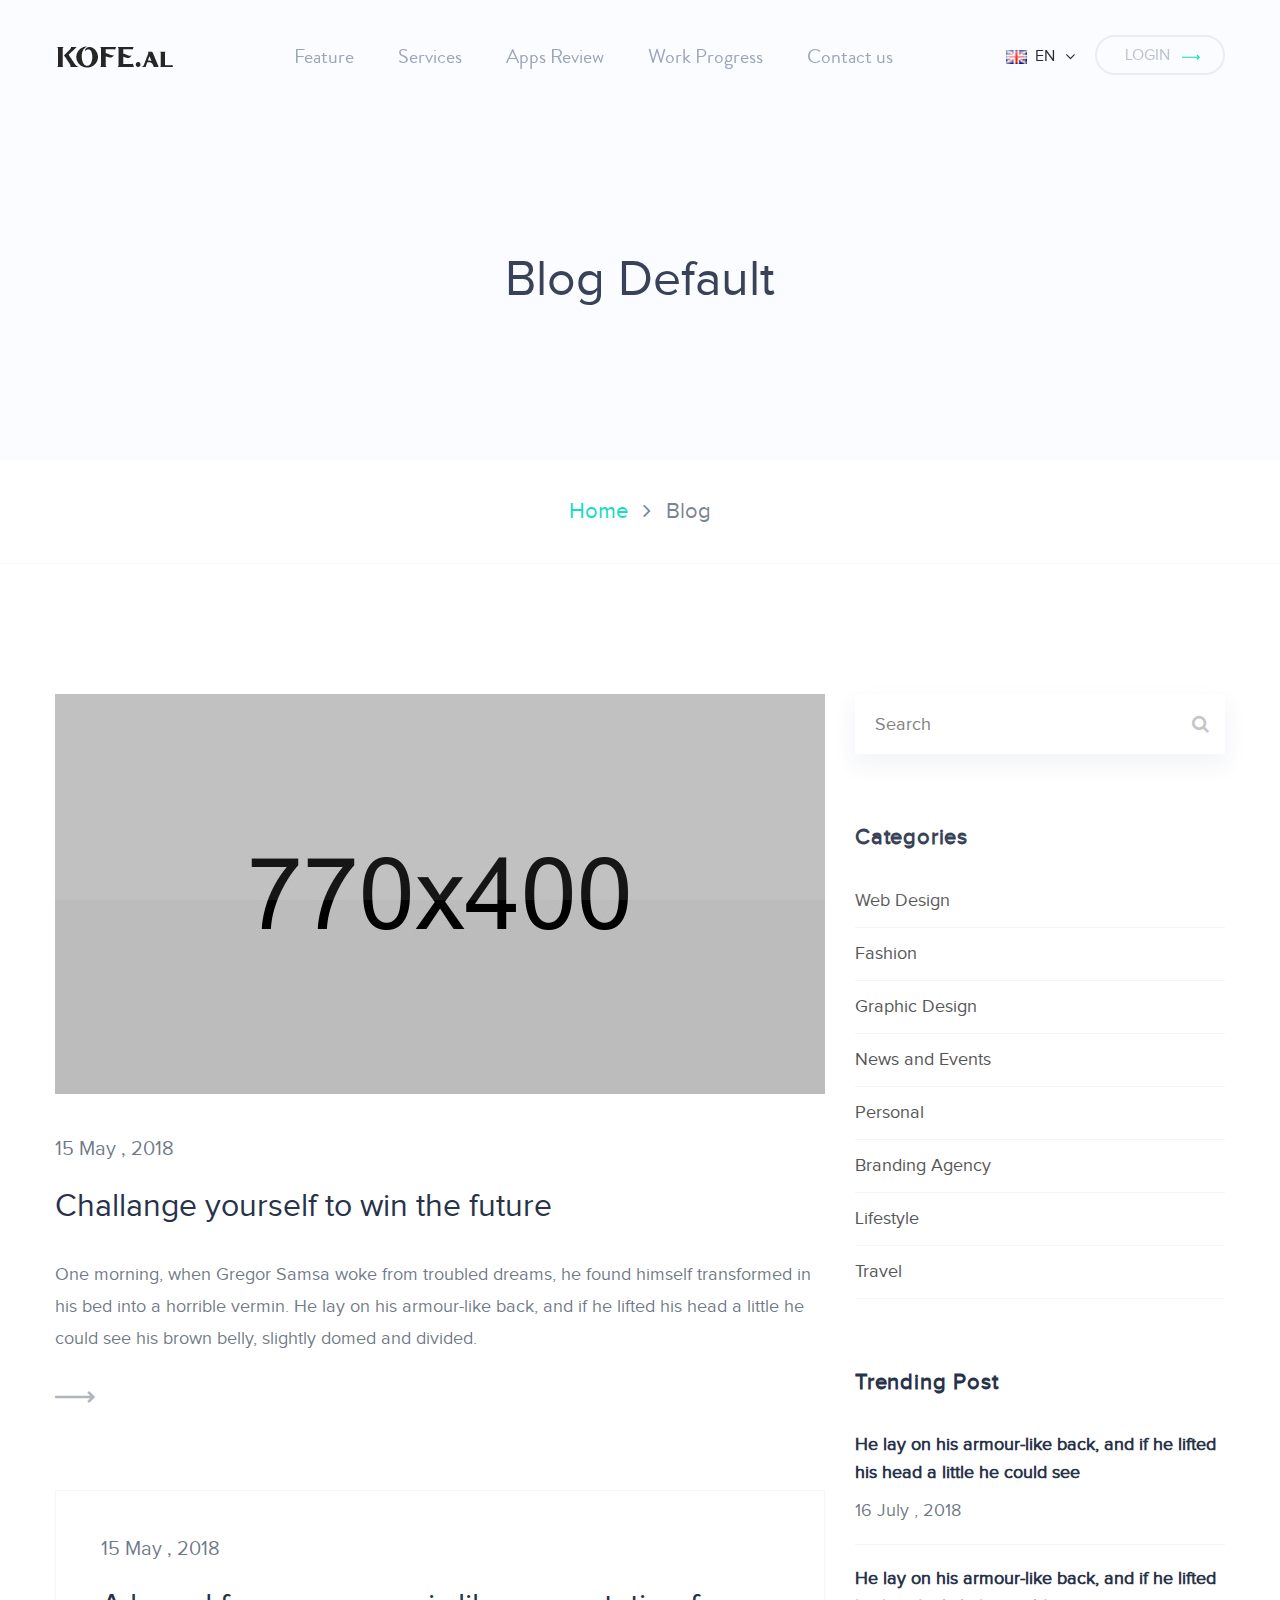
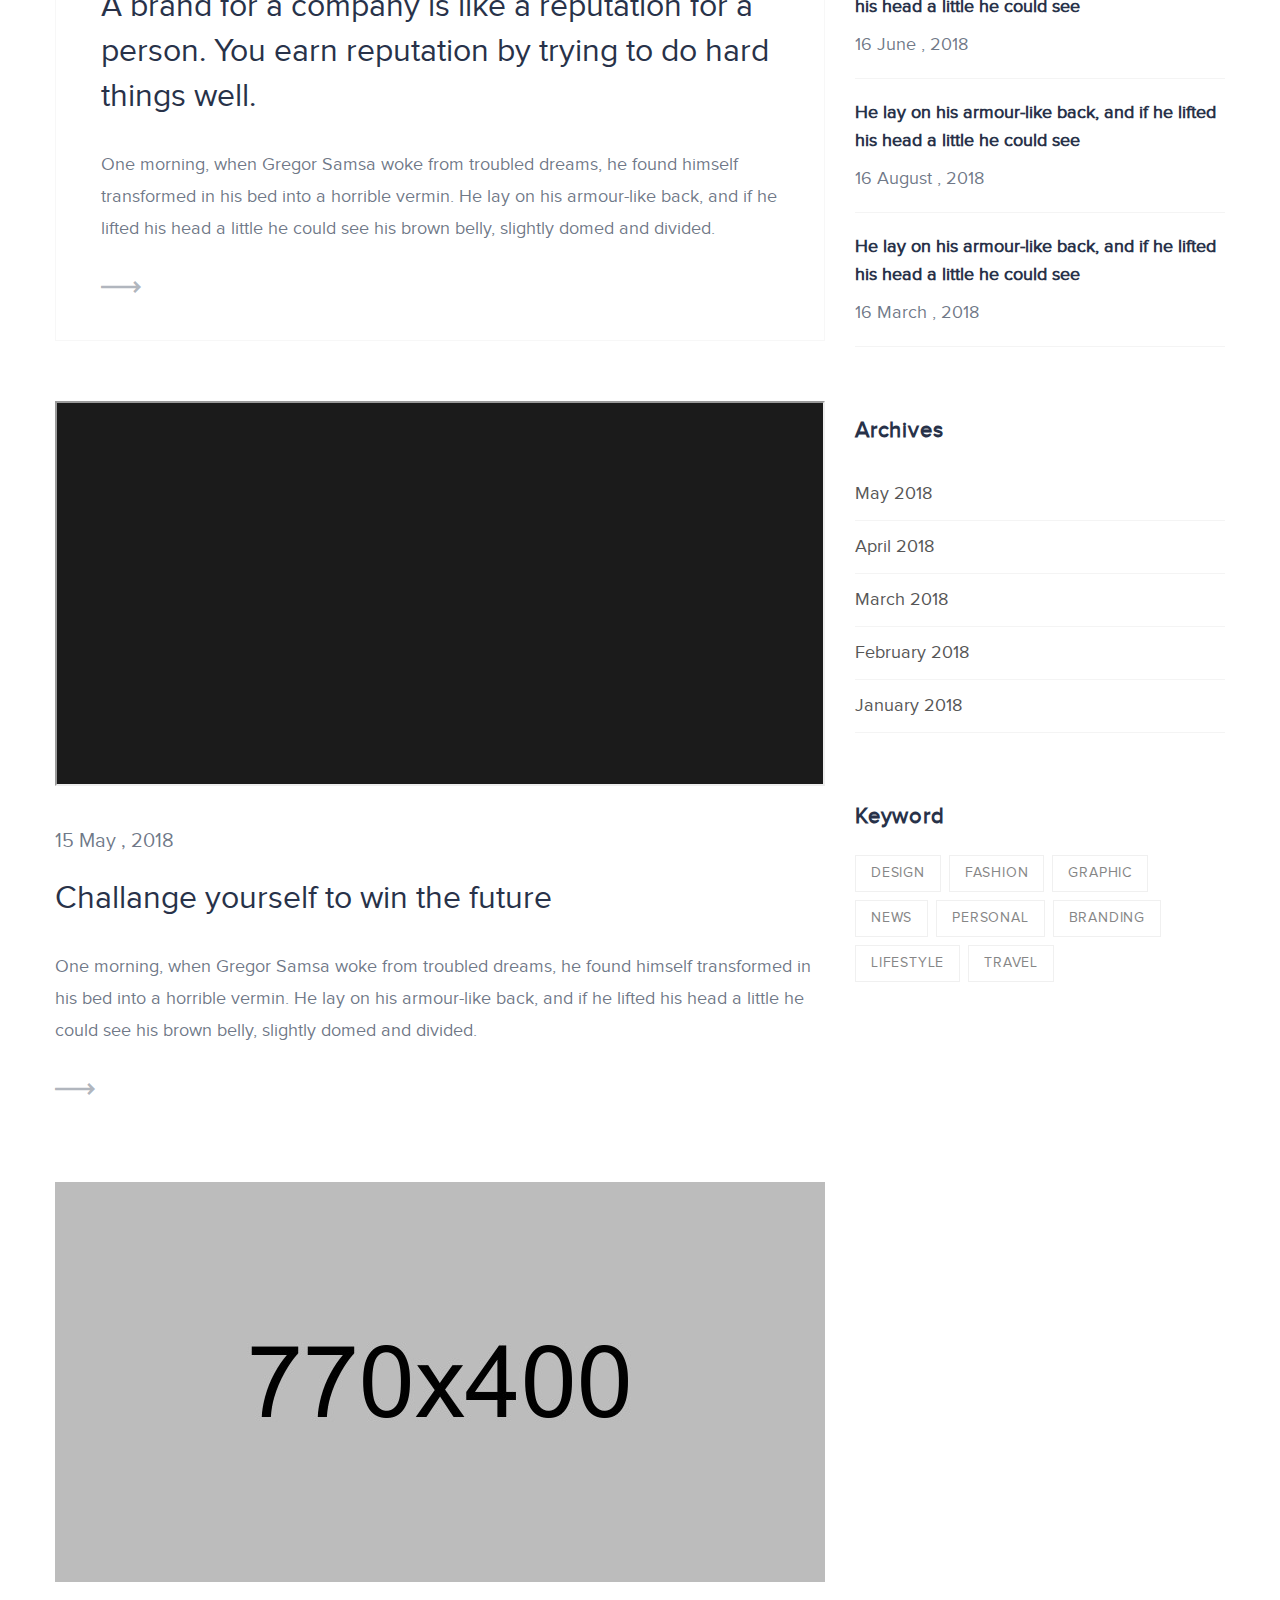
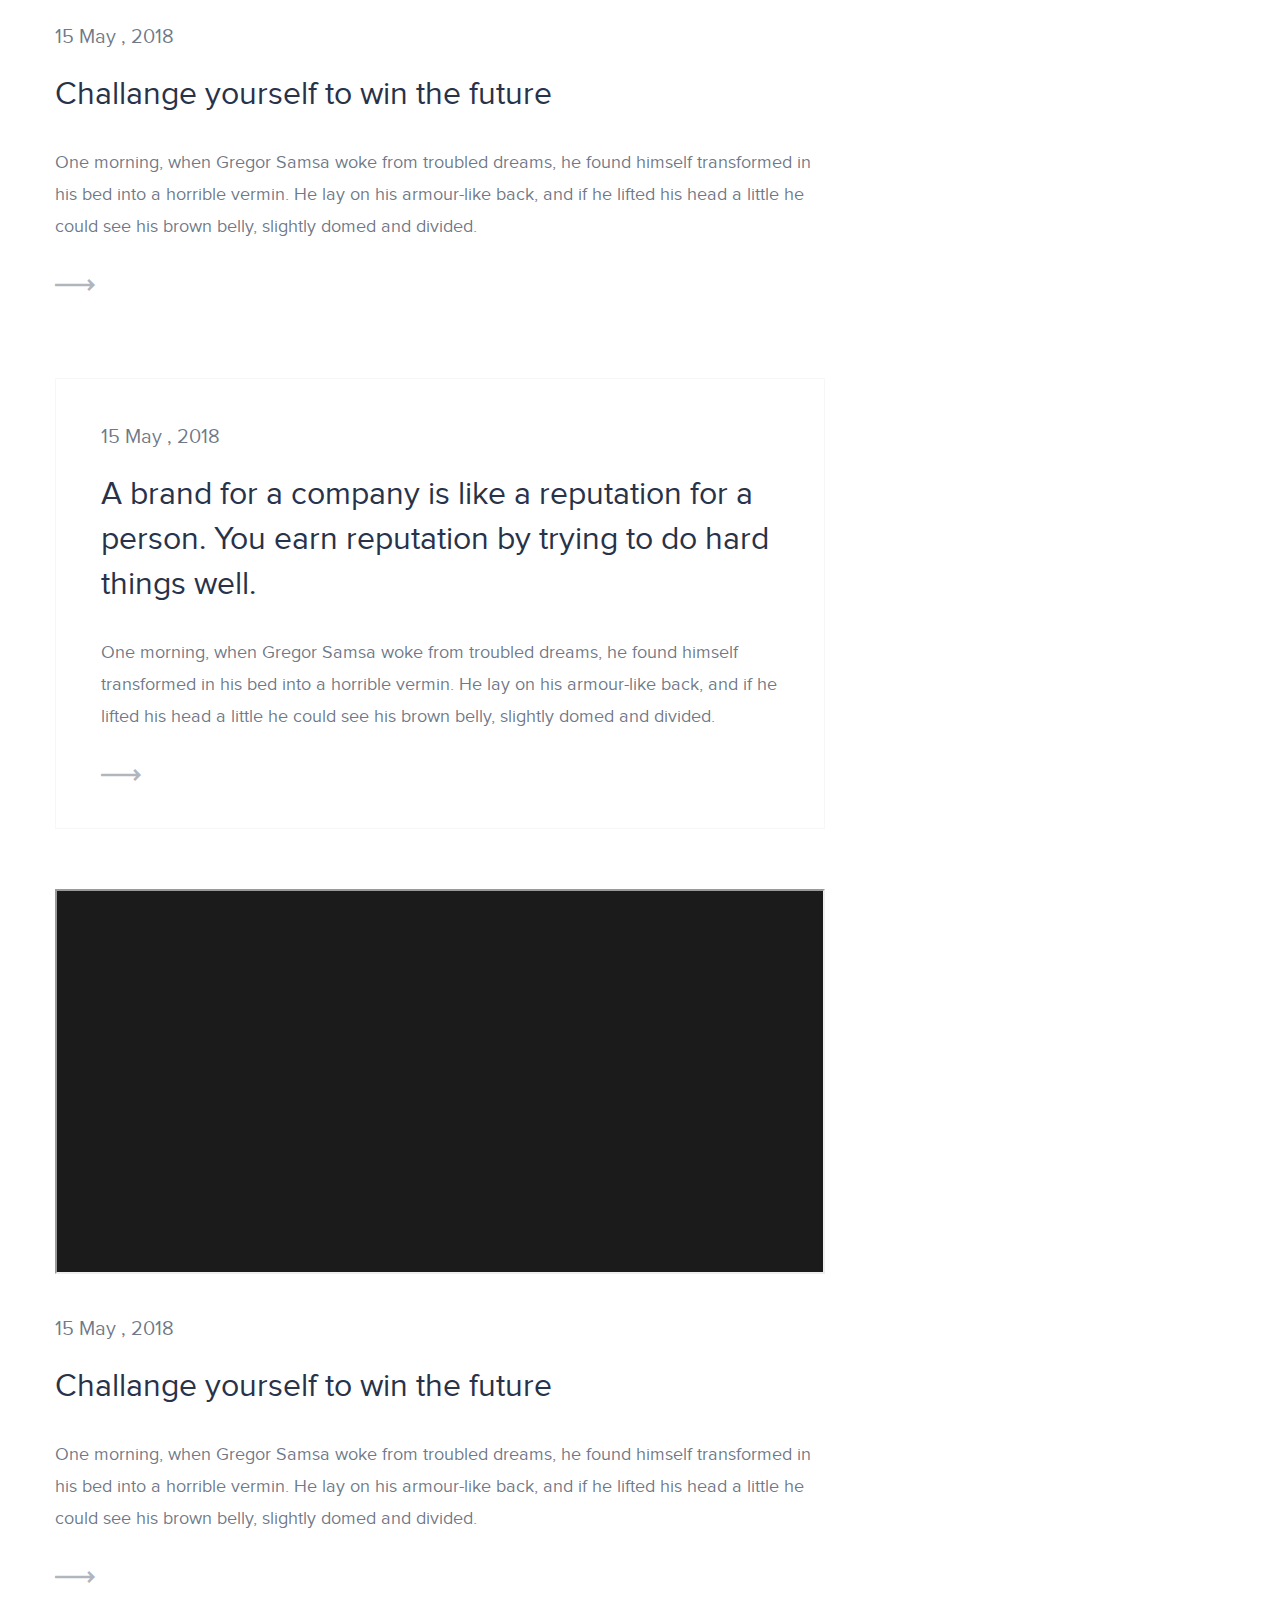
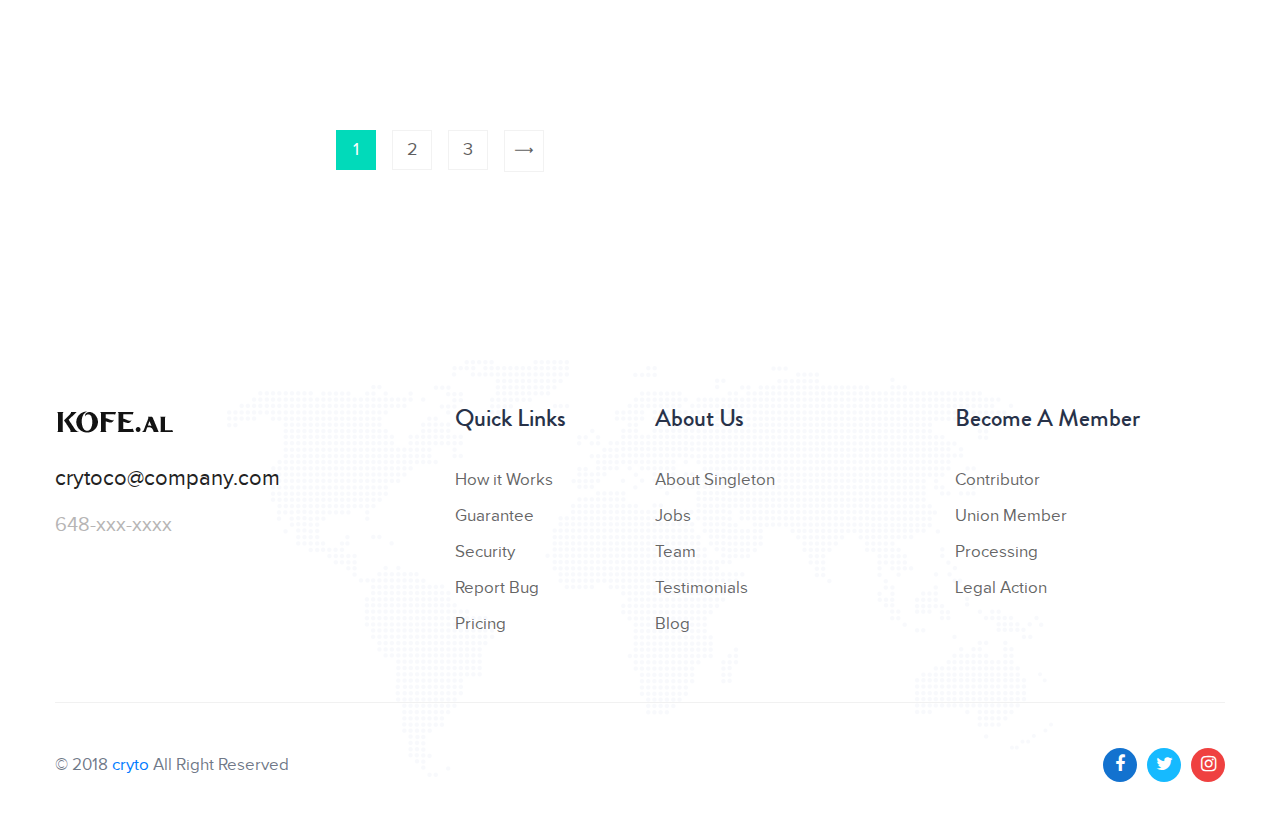
<file: blog-v1.html>
<!DOCTYPE html>
<html lang="en">
	<head>
		<meta charset="UTF-8">
		<meta name="keywords" content="crypto, mining, animation, example, examples">
		<meta name="author" content="Creativegigs">
		<meta name="description" content="cryto is a beautiful website template designed for bitcoin crypto currency mining and exchange websites.">
		<meta name='og:image' content='images/home/ogg.png'>
		<!-- For IE -->
		<meta http-equiv="X-UA-Compatible" content="IE=edge">
		<!-- For Resposive Device -->
		<meta name="viewport" content="width=device-width, initial-scale=1.0">

		<title>cryto - Bitcoin & Cryptocurrency Landing Page HTML Template</title>

		<!-- Favicon -->
		<link rel="icon" type="image/png" sizes="56x56" href="images/fav-icon/icon.png">

		<!-- Main style sheet -->
		<link rel="stylesheet" type="text/css" href="css/style.css">
		<!-- responsive style sheet -->
		<link rel="stylesheet" type="text/css" href="css/responsive.css">
		<!-- Color Css -->
		<link rel="stylesheet" type="text/css" href="css/color-one.css">


		<!-- Fix Internet Explorer ______________________________________-->

		<!--[if lt IE 9]>
			<script src="http://html5shiv.googlecode.com/svn/trunk/html5.js"></script>
			<script src="vendor/html5shiv.js"></script>
			<script src="vendor/respond.js"></script>
		<![endif]-->
			
	</head>

	<body>
		<div class="main-page-wrapper">


			<!-- ********************** Loading Transition ************************ -->
			<div id="loader-wrapper">
				<div id="loader"></div>
			</div>

			<div class="html-top-content">
				<!-- ********************** Theme Top Banne & Header ************************ -->
				<div class="theme-top-section">
					<!-- ^^^^^^^^^^^^^^^^^ Theme Menu ^^^^^^^^^^^^^^^ -->
					<header class="theme-main-menu">
						<div class="container">
							<div class="menu-wrapper clearfix">
								<div class="logo"><a href="index.html"><img src="images/logo/logo.png" alt="Logo"></a></div>
								
								<ul class="right-widget celarfix">
									<li>
										<div id="polyglotLanguageSwitcher">
											<form action="#">
												<select id="polyglot-language-options">
													<option id="en" value="en" selected>En</option>
													<option id="fr" value="fr">Fr</option>
													<option id="de" value="de">Ger</option>
													<option id="it" value="it">It</option>
													<option id="es" value="es">Sp</option>
												</select>
											</form>
										</div> <!-- End #polyglotLanguageSwitcher -->
									</li>
									<li class="login-button"><a href="#">Login <i class="flaticon-right-thin"></i></a></li>
								</ul> <!-- /.right-widget -->


								<!-- Navigation -->
							    <nav class="navbar navbar-expand-lg" id="mega-menu-holder">
							    	<div class="container">
							    		<button class="navbar-toggler" type="button" data-toggle="collapse" data-target="#navbarResponsive" aria-controls="navbarResponsive" aria-expanded="false" aria-label="Toggle navigation">
							    		  <i class="fa fa-bars" aria-hidden="true"></i>
							    		</button>
							    		<div class="collapse navbar-collapse" id="navbarResponsive">
							    		  <ul class="navbar-nav">
							    		  	<li class="nav-item">
							    		  	  <a class="nav-link js-scroll-trigger" href="index.html#features">Feature</a>
							    		  	</li>
							    		  	<li class="nav-item">
							    		  	  <a class="nav-link js-scroll-trigger" href="index.html#services">Services</a>
							    		  	</li>
							    		  	<li class="nav-item">
							    		  	  <a class="nav-link js-scroll-trigger" href="index.html#apps-review">Apps Review</a>
							    		  	</li>
							    		  	<li class="nav-item">
							    		  	  <a class="nav-link js-scroll-trigger" href="index.html#progress">Work Progress</a>
							    		  	</li>
							    		  	<li class="nav-item">
							    		  	  <a class="nav-link js-scroll-trigger" href="index.html#contact">Contact us</a>
							    		  	</li>
							    		  </ul>
							    		</div>
							    	</div>
							    </nav>
							</div> <!-- /.menu-wrapper -->
						</div> <!-- /.container -->
					</header> <!-- /.theme-main-menu -->
				</div> <!-- /.theme-top-section -->

			
				<!-- 
				=============================================
					Theme Inner Banner
				============================================== 
				-->
				<div class="theme-inner-banner">
					<div class="container">
						<h2>Blog Default</h2>
					</div> <!-- /.container -->
					<ul>
						<li><a href="index.html">Home</a></li>
						<li><i class="fa fa-angle-right" aria-hidden="true"></i></li>
						<li>Blog</li>
					</ul>
				</div> <!-- /.theme-inner-banner -->
				
				
				
				
				<!-- 
				=============================================
					Main Blog Post Wrapper
				============================================== 
				-->
				<div class="container inner-page-spacing">
					<div class="row">
						<div class="col-lg-8 col-12 blog-grid-style hover-effect-one">
							<div class="single-blog-post">
								<div class="image-box"><img src="images/blog/1.jpg" alt=""></div>
								<div class="post-meta-box bg-box">
									<div class="date"><a href="#">15 may , 2018</a></div>
									<h4 class="title"><a href="blog-details-v1.html">Challange yourself to win the future</a></h4>
									<p>One morning, when Gregor Samsa woke from troubled dreams, he found himself transformed in his bed into a horrible vermin. He lay on his armour-like back, and if he lifted his head a little he could see his brown belly, slightly domed and divided.</p>
									<a href="blog-details-v1.html" class="read-more"><i class="flaticon-right-thin"></i></a>
								</div> <!-- /.post-meta-box -->
							</div> <!-- /.single-blog-post -->
							<div class="single-blog-post text-style">
								<div class="post-meta-box bg-box">
									<div class="date"><a href="#">15 may , 2018</a></div>
									<h4 class="title"><a href="blog-details-v1.html">A brand for a company is like a reputation for a person. You earn reputation by trying to do hard things well.</a></h4>
									<p>One morning, when Gregor Samsa woke from troubled dreams, he found himself transformed in his bed into a horrible vermin. He lay on his armour-like back, and if he lifted his head a little he could see his brown belly, slightly domed and divided.</p>
									<a href="blog-details-v1.html" class="read-more"><i class="flaticon-right-thin"></i></a>
								</div> <!-- /.post-meta-box -->
							</div> <!-- /.single-blog-post -->
							<div class="single-blog-post">
								<div class="image-box video-box">
									<div class="embed-video"><div class="fluid-width-video-wrapper" style="padding-top: 50%;"><iframe src="https://www.youtube.com/embed/bsfQzJBkVkg?rel=0&amp;showinfo=0" allow="autoplay; encrypted-media" allowfullscreen="" name="fitvid7"></iframe></div></div>
								</div>
								<div class="post-meta-box bg-box">
									<div class="date"><a href="#">15 may , 2018</a></div>
									<h4 class="title"><a href="blog-details-v1.html">Challange yourself to win the future</a></h4>
									<p>One morning, when Gregor Samsa woke from troubled dreams, he found himself transformed in his bed into a horrible vermin. He lay on his armour-like back, and if he lifted his head a little he could see his brown belly, slightly domed and divided.</p>
									<a href="blog-details-v1.html" class="read-more"><i class="flaticon-right-thin"></i></a>
								</div> <!-- /.post-meta-box -->
							</div> <!-- /.single-blog-post -->
							<div class="single-blog-post">
								<div class="image-box"><img src="images/blog/4.jpg" alt=""></div>
								<div class="post-meta-box bg-box">
									<div class="date"><a href="#">15 may , 2018</a></div>
									<h4 class="title"><a href="blog-details-v1.html">Challange yourself to win the future</a></h4>
									<p>One morning, when Gregor Samsa woke from troubled dreams, he found himself transformed in his bed into a horrible vermin. He lay on his armour-like back, and if he lifted his head a little he could see his brown belly, slightly domed and divided.</p>
									<a href="blog-details-v1.html" class="read-more"><i class="flaticon-right-thin"></i></a>
								</div> <!-- /.post-meta-box -->
							</div> <!-- /.single-blog-post -->
							<div class="single-blog-post text-style">
								<div class="post-meta-box bg-box">
									<div class="date"><a href="#">15 may , 2018</a></div>
									<h4 class="title"><a href="blog-details-v1.html">A brand for a company is like a reputation for a person. You earn reputation by trying to do hard things well.</a></h4>
									<p>One morning, when Gregor Samsa woke from troubled dreams, he found himself transformed in his bed into a horrible vermin. He lay on his armour-like back, and if he lifted his head a little he could see his brown belly, slightly domed and divided.</p>
									<a href="blog-details-v1.html" class="read-more"><i class="flaticon-right-thin"></i></a>
								</div> <!-- /.post-meta-box -->
							</div> <!-- /.single-blog-post -->
							<div class="single-blog-post">
								<div class="image-box video-box">
									<div class="embed-video"><div class="fluid-width-video-wrapper" style="padding-top: 50%;"><iframe src="https://www.youtube.com/embed/wXwSpcfYBD4?rel=0&amp;showinfo=0&amp;start=5" allow="autoplay; encrypted-media" allowfullscreen="" name="fitvid11"></iframe></div></div>
								</div>
								<div class="post-meta-box bg-box">
									<div class="date"><a href="#">15 may , 2018</a></div>
									<h4 class="title"><a href="blog-details-v1.html">Challange yourself to win the future</a></h4>
									<p>One morning, when Gregor Samsa woke from troubled dreams, he found himself transformed in his bed into a horrible vermin. He lay on his armour-like back, and if he lifted his head a little he could see his brown belly, slightly domed and divided.</p>
									<a href="blog-details-v1.html" class="read-more"><i class="flaticon-right-thin"></i></a>
								</div> <!-- /.post-meta-box -->
							</div> <!-- /.single-blog-post -->

							<div class="theme-pagination text-center">
								<ul class="clearfix">
									<li class="active"><a href="#">1</a></li>
									<li><a href="#">2</a></li>
									<li><a href="#">3</a></li>
									<li><a href="#"><i class="flaticon-right-thin"></i></a></li>
								</ul>
							</div> <!-- /.theme-pagination -->
						</div> <!-- /.col- -->
						
						<!-- ======================== Theme Sidebar =============================== -->
						<div class="col-lg-4 col-md-7 col-12 theme-main-sidebar">
							<div class="sidebar-box bg-box sidebar-newsletter">
								<form action="#">
									<input type="text" placeholder="Search">
									<button><i class="fa fa-search" aria-hidden="true"></i></button>
								</form>
							</div> <!-- /.sidebar-newsletter -->

							<div class="sidebar-box bg-box sidebar-categories">
								<h6 class="sidebar-title">Categories</h6>
								<ul>
									<li><a href="#">Web Design</a></li>
									<li><a href="#">Fashion</a></li>
									<li><a href="#">Graphic Design</a></li>
									<li><a href="#">News and Events</a></li>
									<li><a href="#">Personal</a></li>
									<li><a href="#">Branding Agency</a></li>
									<li><a href="#">Lifestyle</a></li>
									<li><a href="#">Travel</a></li>
								</ul>
							</div> <!-- /.sidebar-categories -->
							<div class="sidebar-box bg-box sidebar-trending-post">
								<h6 class="sidebar-title">Trending Post</h6>
								<div class="single-trending-post clearfix">
									<div class="post">
										<h6><a href="blog-details-v1.html">He lay on his armour-like back, and if he lifted his head a little he could see</a></h6>
										<div class="date">16 July , 2018</div>
									</div> <!-- /.post -->
								</div> <!-- /.single-trending-post -->
								<div class="single-trending-post clearfix">
									<div class="post">
										<h6><a href="blog-details-v1.html">He lay on his armour-like back, and if he lifted his head a little he could see</a></h6>
										<div class="date">16 June , 2018</div>
									</div> <!-- /.post -->
								</div> <!-- /.single-trending-post -->
								<div class="single-trending-post clearfix">
									<div class="post">
										<h6><a href="blog-details-v1.html">He lay on his armour-like back, and if he lifted his head a little he could see</a></h6>
										<div class="date">16 August , 2018</div>
									</div> <!-- /.post -->
								</div> <!-- /.single-trending-post -->
								<div class="single-trending-post clearfix">
									<div class="post">
										<h6><a href="blog-details-v1.html">He lay on his armour-like back, and if he lifted his head a little he could see</a></h6>
										<div class="date">16 march , 2018</div>
									</div> <!-- /.post -->
								</div> <!-- /.single-trending-post -->
							</div> <!-- /.sidebar-trending-post -->
							<div class="sidebar-box bg-box sidebar-categories">
								<h6 class="sidebar-title">Archives</h6>
								<ul>
									<li><a href="#">May 2018</a></li>
									<li><a href="#">April 2018</a></li>
									<li><a href="#">March 2018</a></li>
									<li><a href="#">February 2018</a></li>
									<li><a href="#">January 2018</a></li>
								</ul>
							</div> <!-- /.sidebar-categories -->
							<div class="sidebar-tags">
								<h6 class="sidebar-title">Keyword</h6>
								<ul class="clearfix">
									<li><a href="#">Design</a></li>
									<li><a href="#">Fashion</a></li>
									<li><a href="#">Graphic</a></li>
									<li><a href="#">News</a></li>
									<li><a href="#">Personal</a></li>
									<li><a href="#">Branding</a></li>
									<li><a href="#">Lifestyle</a></li>
									<li><a href="#">Travel</a></li>
								</ul>
							</div> <!-- /.sidebar-tags -->
						</div> <!-- /.theme-main-sidebar -->
					</div> <!-- /.row -->
				</div> <!-- /.container -->


				<!--
				=====================================================
					Footer 
				=====================================================
				-->
				<footer class="theme-footer">
					<div class="container">
						<div class="inner-wrapper">
							<div class="top-footer-data-wrapper">
								<div class="row">
									<div class="col-lg-4 col-sm-6 footer-logo">
										<div class="logo"><a href="index.html"><img src="images/logo/logo.png" alt="Logo"></a></div>
										<a href="#" class="email">crytoco@company.com</a>
										<a href="#" class="mobile">648-xxx-xxxx</a>
									</div> <!-- /.footer-logo -->
									<div class="col-lg-2 col-sm-6 footer-list">
										<h4 class="title">Quick Links</h4>
										<ul>
											<li><a href="#">How it Works</a></li>
											<li><a href="#">Guarantee</a></li>
											<li><a href="#">Security</a></li>
											<li><a href="#">Report Bug</a></li>
											<li><a href="#">Pricing</a></li>
										</ul>
									</div> <!-- /.footer-list -->
									<div class="col-lg-3 col-sm-6 footer-list">
										<h4 class="title">About Us</h4>
										<ul>
											<li><a href="#">About Singleton</a></li>
											<li><a href="#">Jobs</a></li>
											<li><a href="#">Team</a></li>
											<li><a href="#">Testimonials</a></li>
											<li><a href="#">Blog</a></li>
										</ul>
									</div> <!-- /.footer-list -->
									<div class="col-lg-3 col-sm-6 footer-list">
										<h4 class="title">Become A Member</h4>
										<ul>
											<li><a href="#">Contributor</a></li>
											<li><a href="#">Union Member</a></li>
											<li><a href="#">Processing</a></li>
											<li><a href="#">Legal Action</a></li>
										</ul>
									</div> <!-- /.footer-list -->
								</div> <!-- /.row -->
							</div> <!-- /.top-footer-data-wrapper -->

							<div class="bottom-footer clearfix">
								<p class="copyright">&copy; 2018 <a href="#">cryto</a> All Right Reserved</p>
								<ul>
									<li><a href="#"><i class="fa fa-facebook" aria-hidden="true"></i></a></li>
									<li><a href="#"><i class="fa fa-twitter" aria-hidden="true"></i></a></li>
									<li><a href="#"><i class="fa fa-instagram" aria-hidden="true"></i></a></li>
								</ul>
							</div> <!-- /.bottom-footer -->
						</div>
					</div> <!-- /.container -->
				</footer>

			</div> <!-- /.html-top-content -->


			
	        <!-- Scroll Top Button -->
			<button class="scroll-top tran3s color-one-bg">
				<i class="fa fa-long-arrow-up" aria-hidden="true"></i>
			</button>




		<!-- Js File_________________________________ -->
		<!-- jQuery first, then Popper.js, then Bootstrap JS -->
    	<!-- jQuery -->
		<script src="vendor/jquery.2.2.3.min.js"></script>
		<!-- Popper js -->
		<script src="vendor/popper.js/popper.min.js"></script>
		<!-- Bootstrap JS -->
		<script src="vendor/bootstrap/js/bootstrap.min.js"></script>

		<!-- Vendor js _________ -->
		<!-- Plugin JavaScript -->
    	<script src="vendor/jquery-easing/jquery.easing.min.js"></script>
		<!-- Language Stitcher -->
		<script src="vendor/language-switcher/jquery.polyglot.language.switcher.js"></script>
		<!-- js count to -->
		<script src="vendor/jquery.appear.js"></script>
		<script src="vendor/jquery.countTo.js"></script>
		<!-- Fancybox -->
		<script src="vendor/fancybox/dist/jquery.fancybox.min.js"></script>
		<!-- owl Carousel -->
		<script src="vendor/owl-carousel/owl.carousel.min.js"></script>
		<!-- AOS js -->
		<script src="vendor/aos-next/dist/aos.js"></script>
		<!-- Youtube Video -->
		<script src="vendor/jquery.fitvids.js"></script>



		<!-- Theme js -->
		<script src="js/theme.js"></script>

		</div> <!-- /.main-page-wrapper -->
	</body>
</html>
</file>
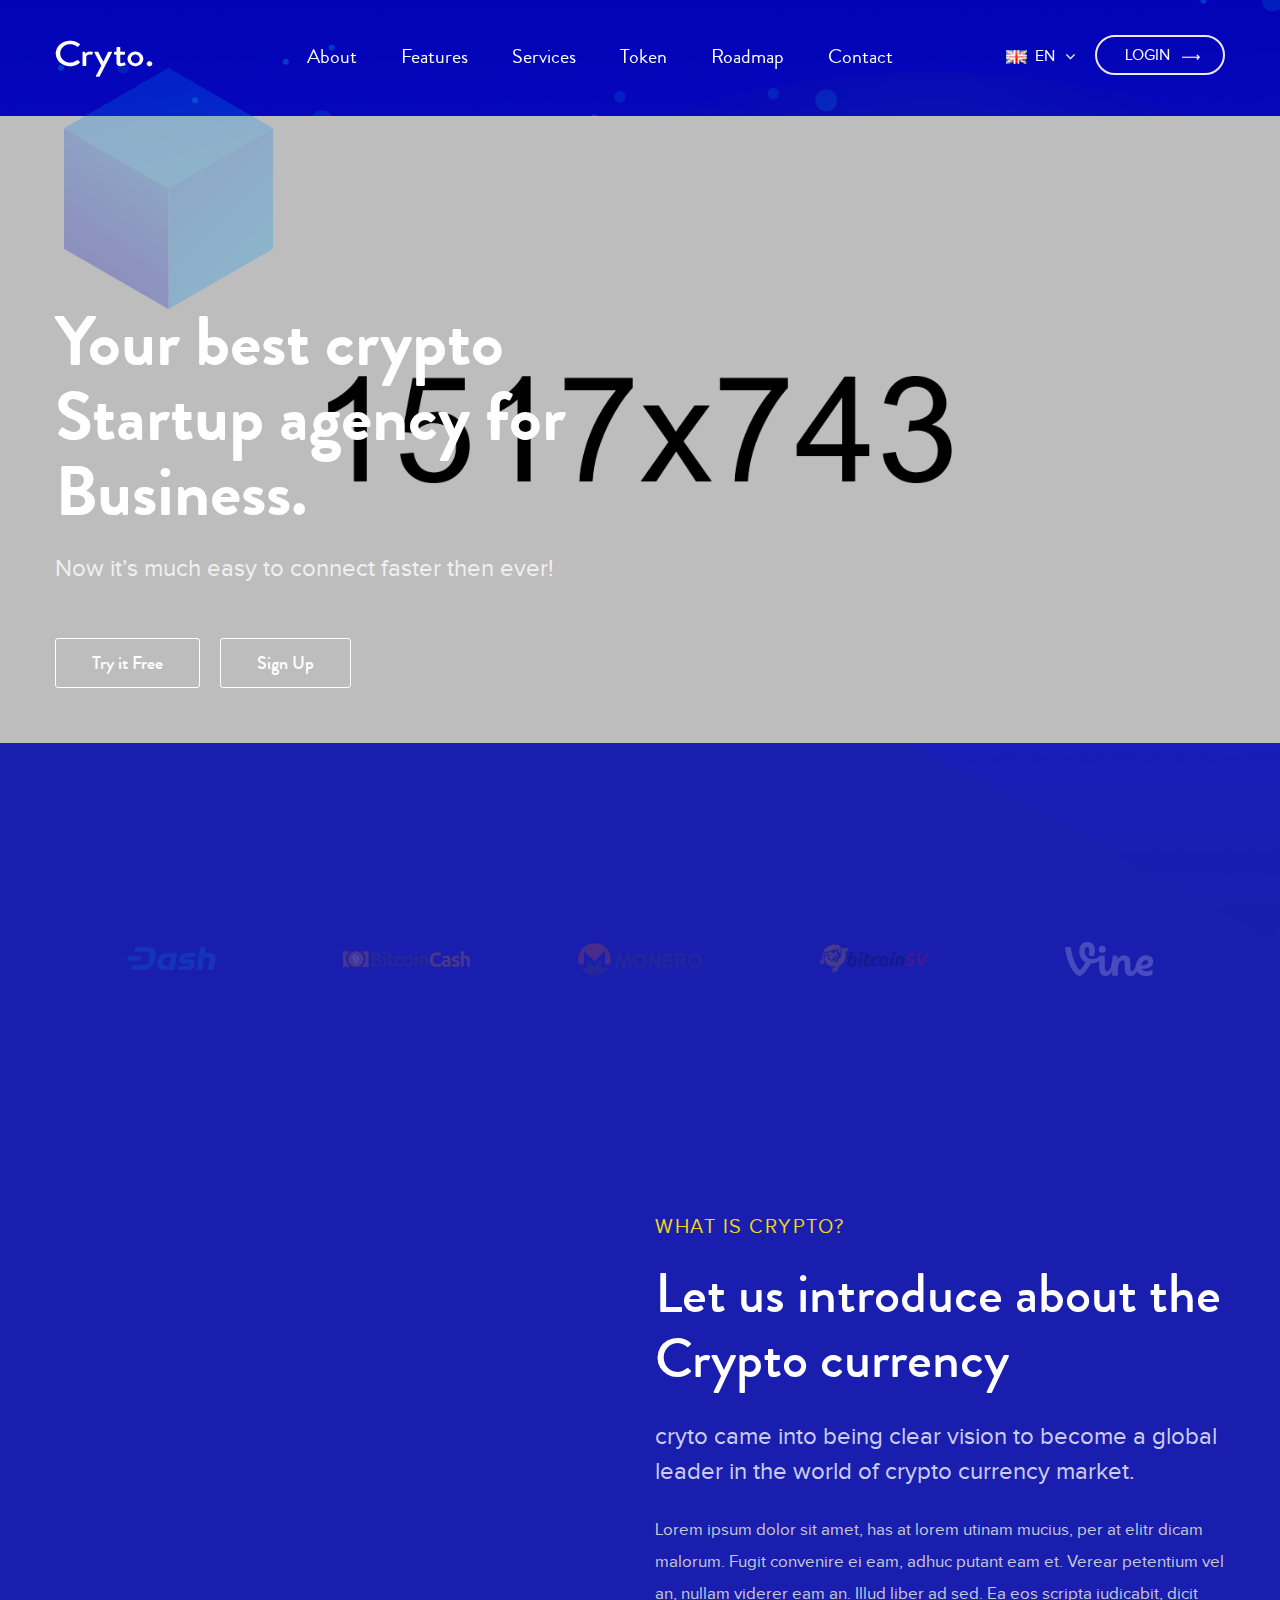
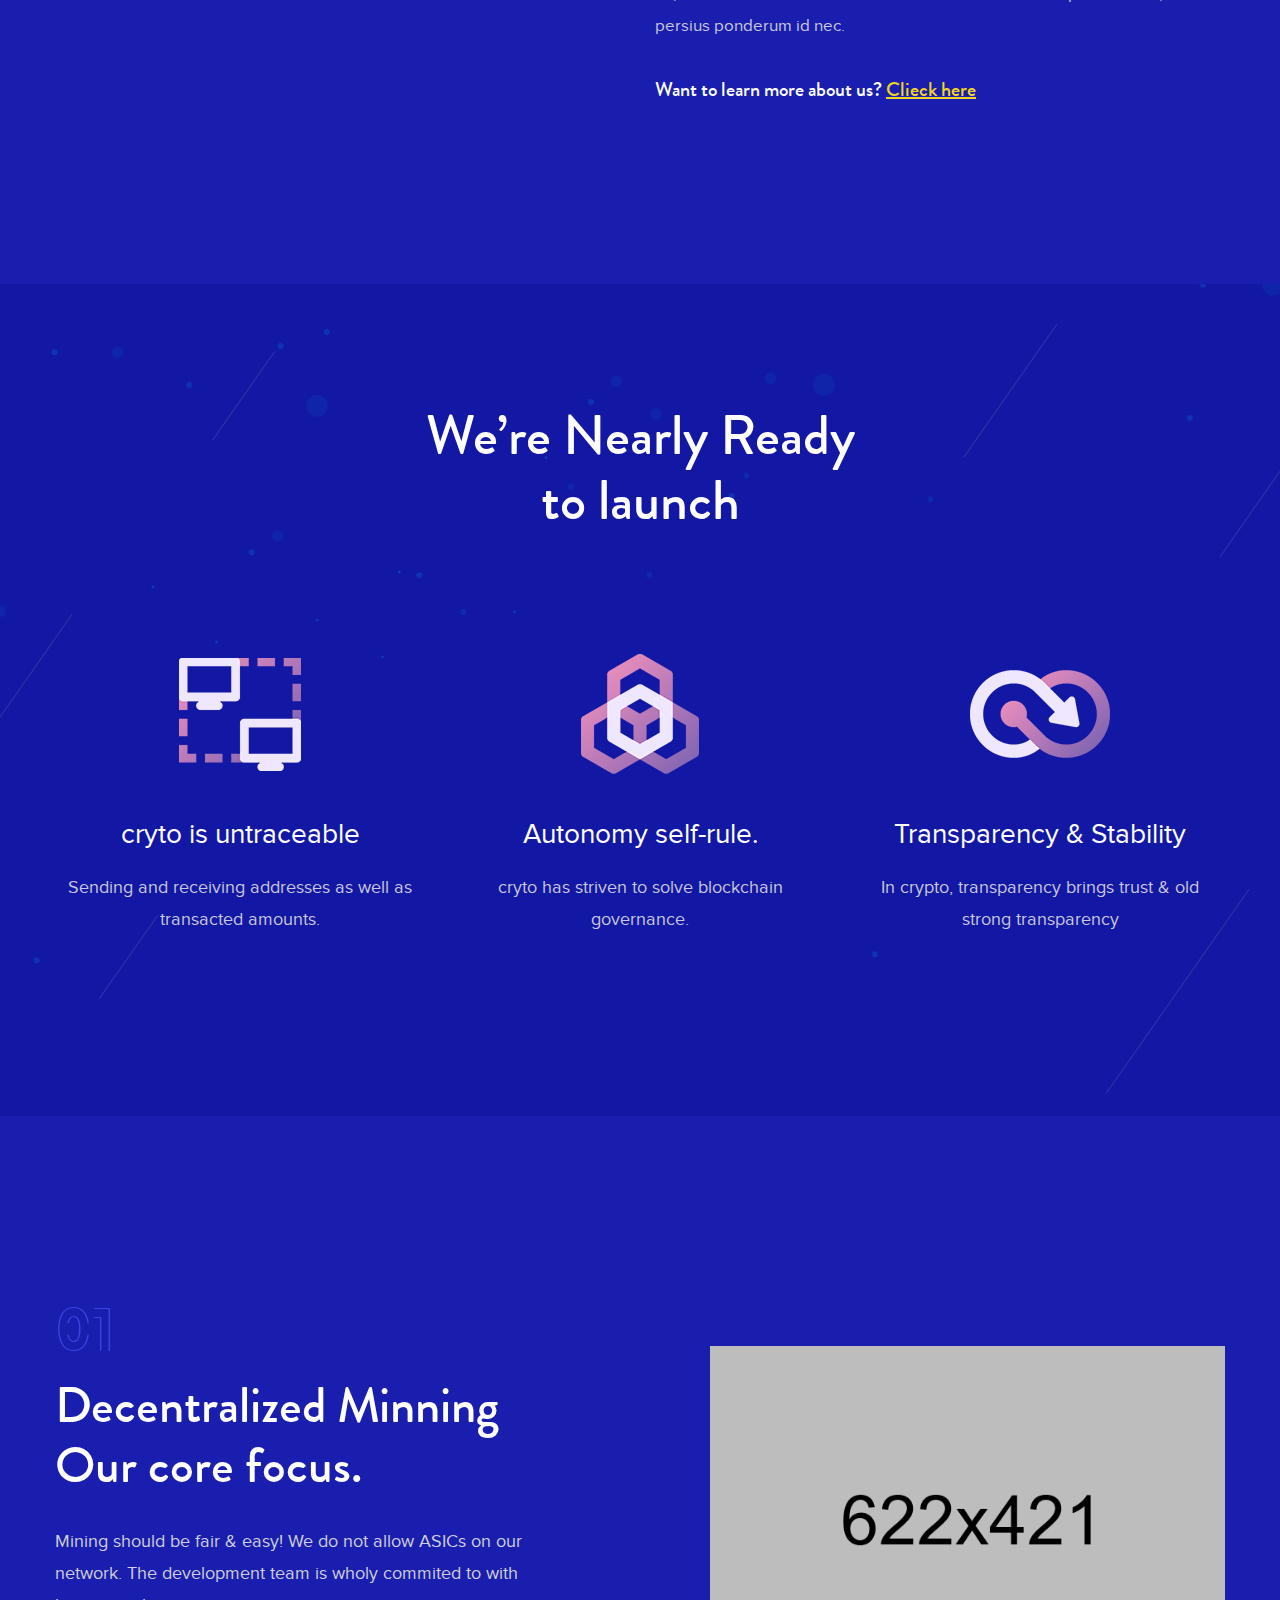
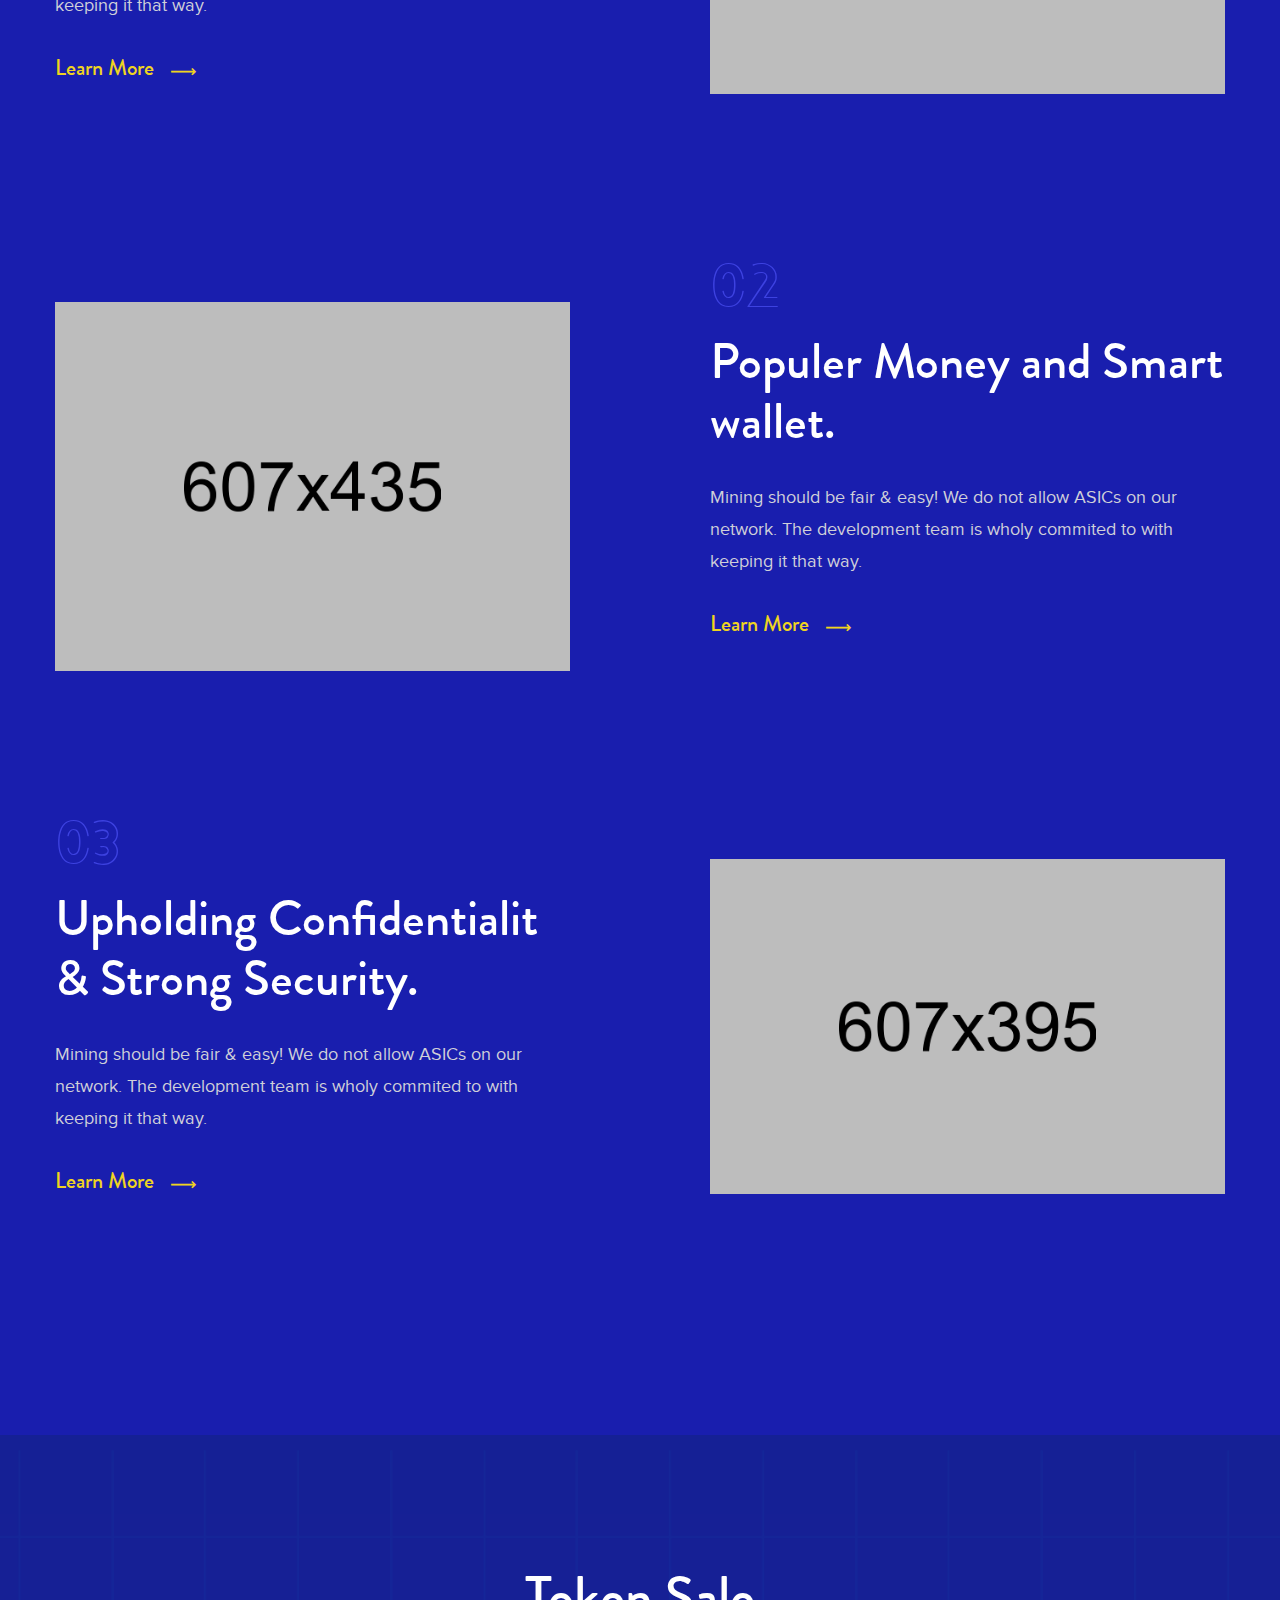
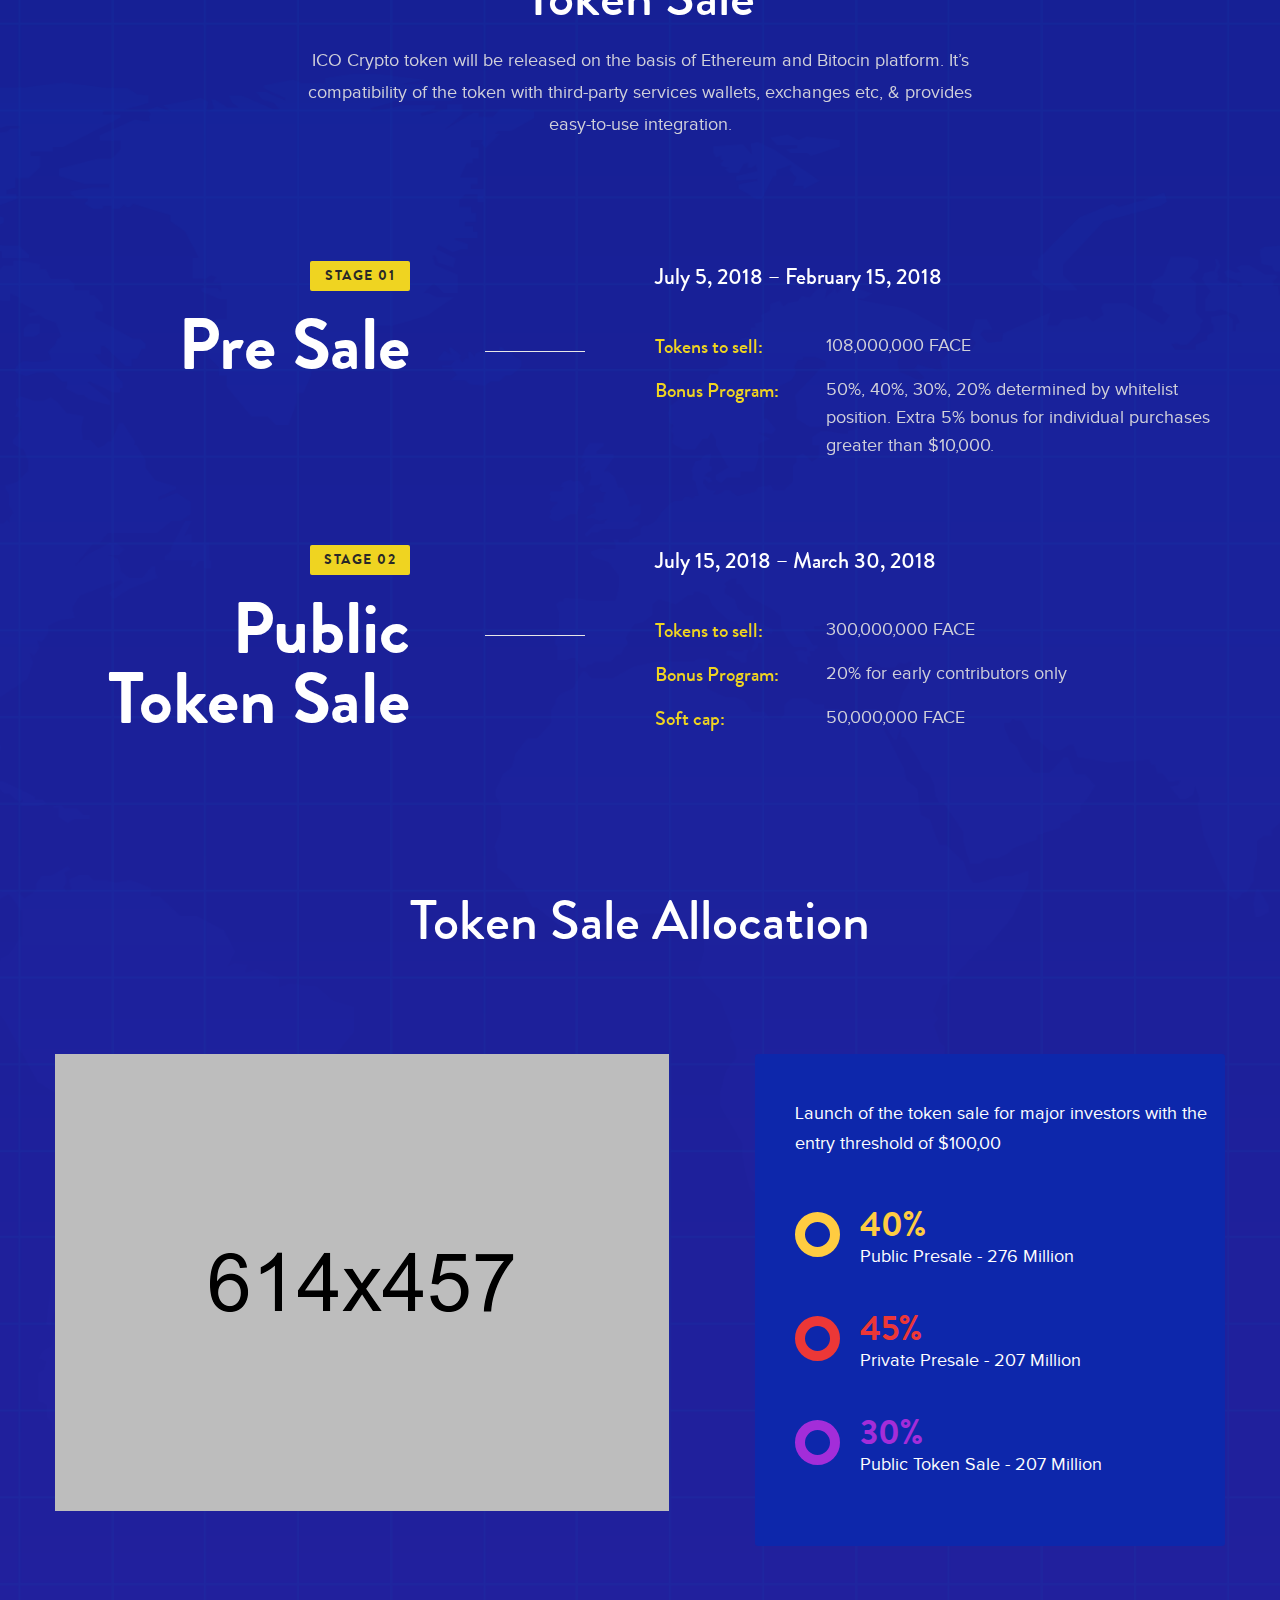
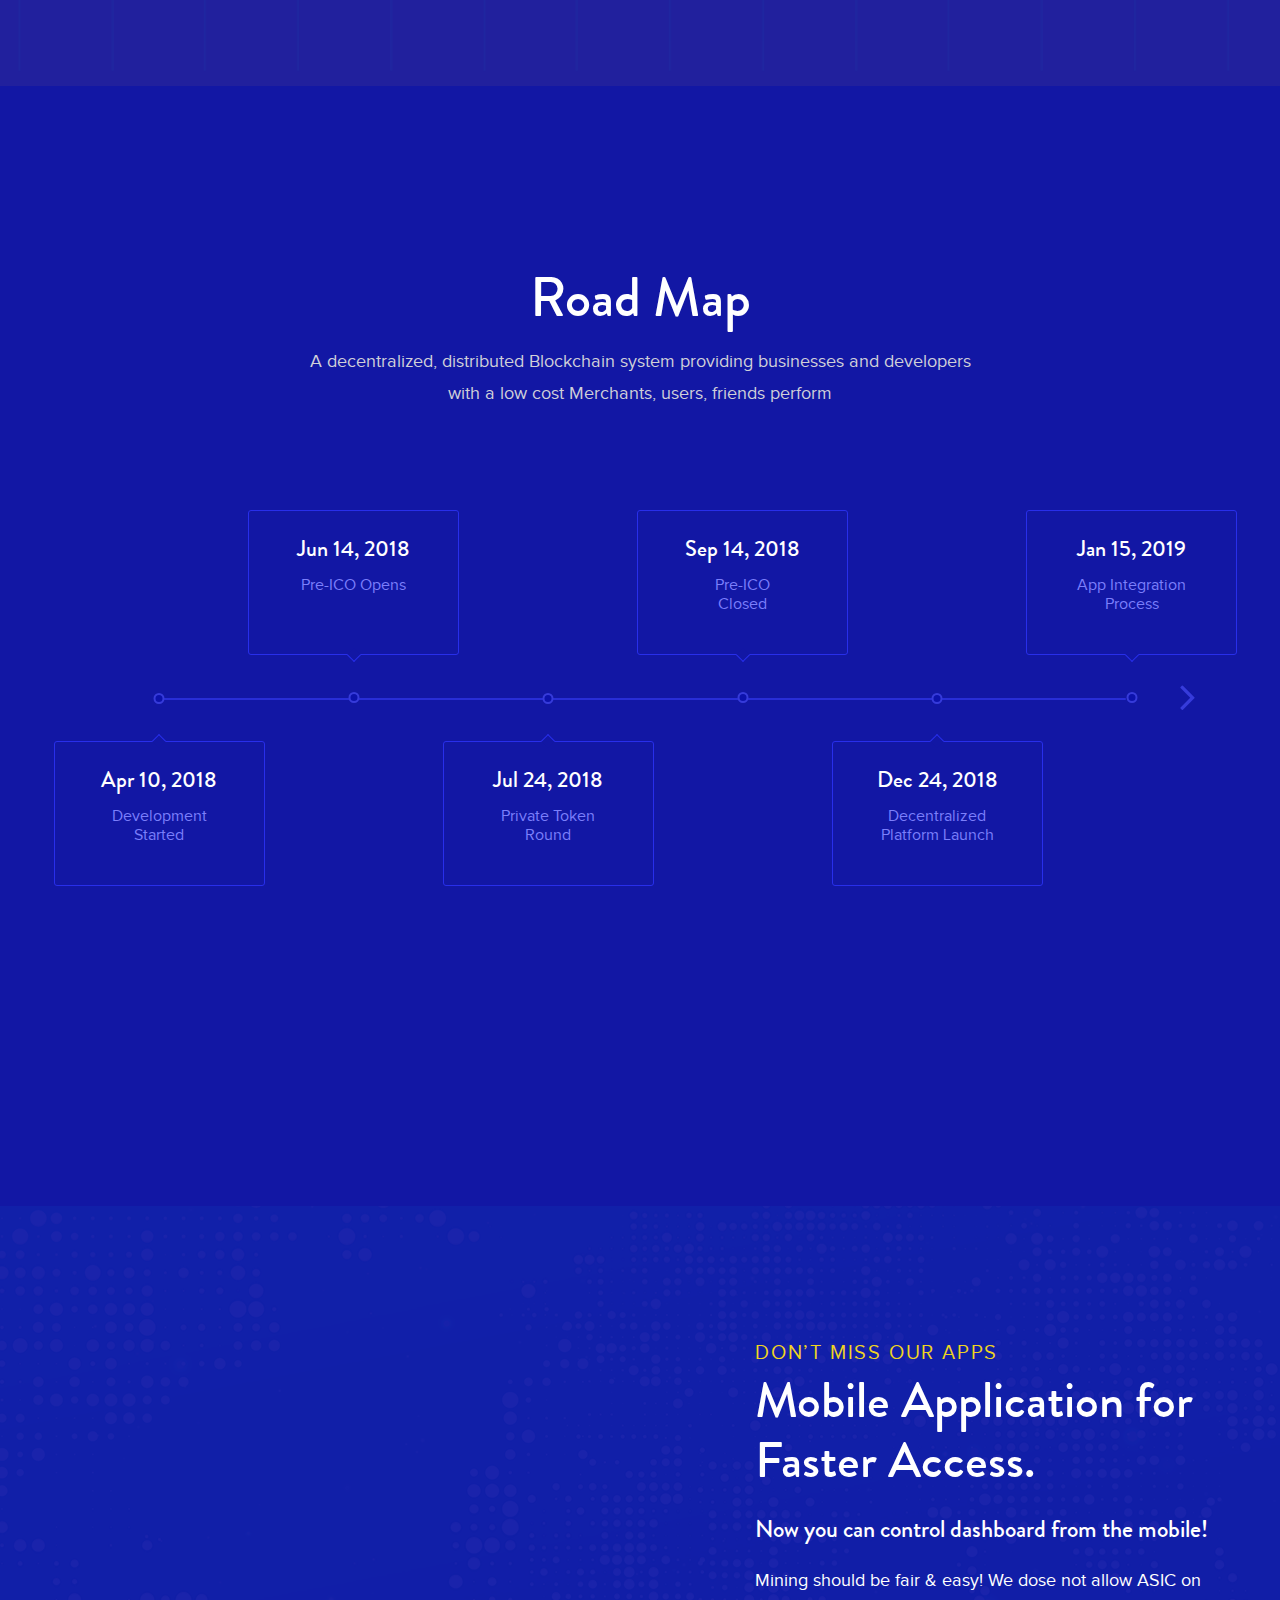
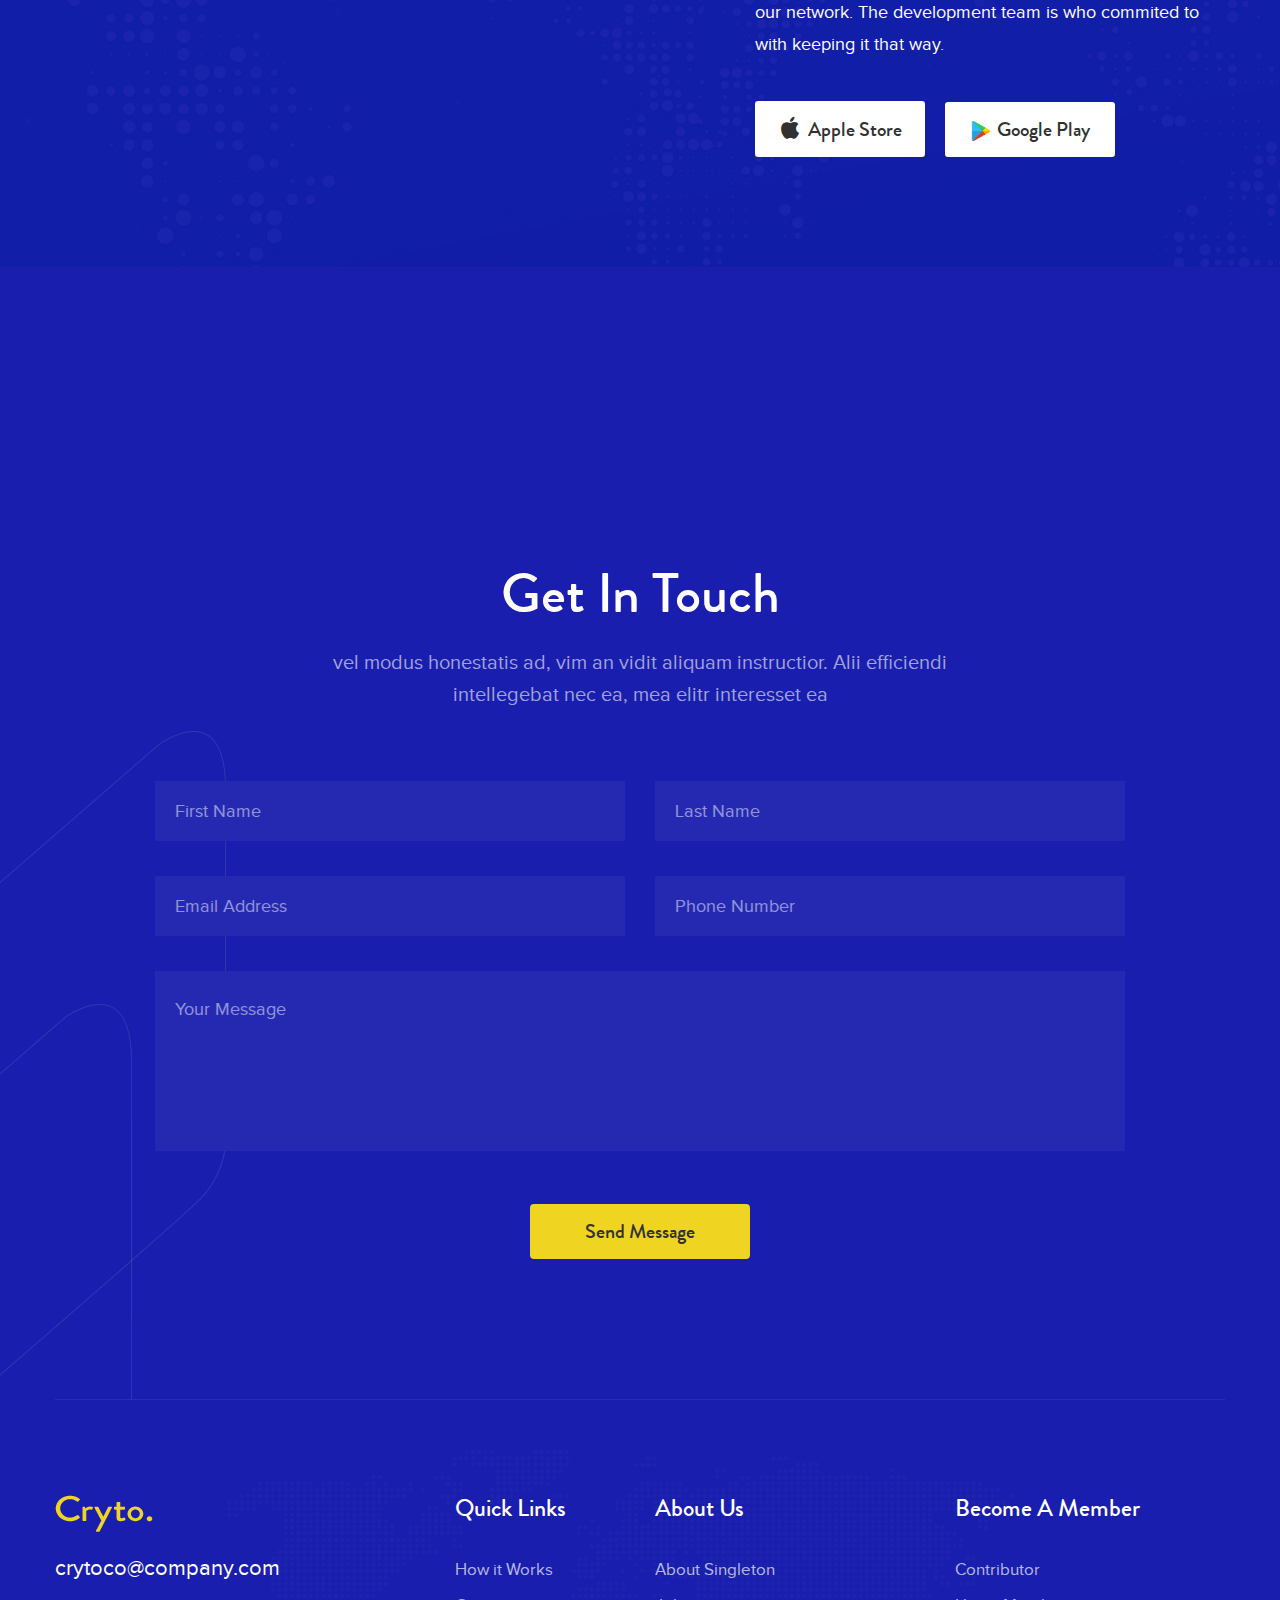
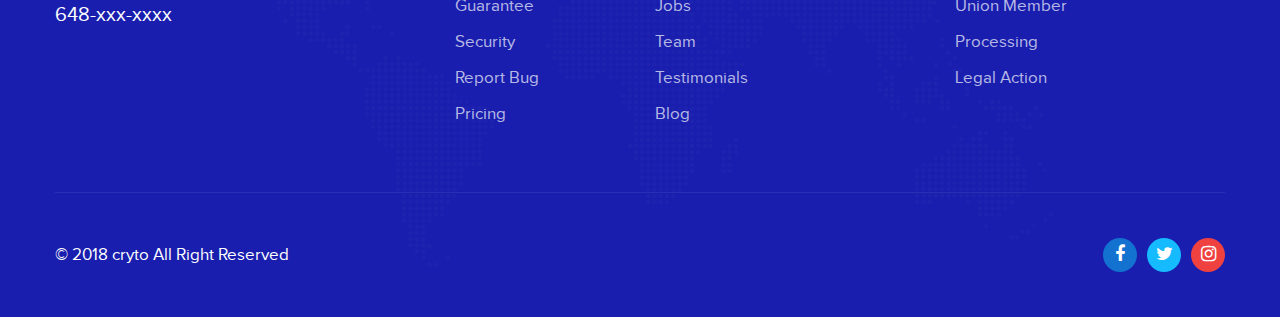
<file: index-2.html>
<!DOCTYPE html>
<html lang="en">
	<head>
		<meta charset="UTF-8">
		<meta name="keywords" content="crypto, mining, animation, example, examples">
		<meta name="author" content="Creativegigs">
		<meta name="description" content="cryto is a beautiful website template designed for bitcoin crypto currency mining and exchange websites.">
		<meta name='og:image' content='images/home/ogg.png'>
		<!-- For IE -->
		<meta http-equiv="X-UA-Compatible" content="IE=edge">
		<!-- For Resposive Device -->
		<meta name="viewport" content="width=device-width, initial-scale=1.0">

		<title>cryto - Bitcoin & Cryptocurrency Landing Page HTML Template</title>

		<!-- Favicon -->
		<link rel="icon" type="image/png" sizes="56x56" href="images/fav-icon/icon.png">

		<!-- Main style sheet -->
		<link rel="stylesheet" type="text/css" href="css/style.css">
		<!-- responsive style sheet -->
		<link rel="stylesheet" type="text/css" href="css/responsive.css">
		<!-- Color Css -->
		<link rel="stylesheet" type="text/css" href="css/color-two.css">


		<!-- Fix Internet Explorer ______________________________________-->

		<!--[if lt IE 9]>
			<script src="http://html5shiv.googlecode.com/svn/trunk/html5.js"></script>
			<script src="vendor/html5shiv.js"></script>
			<script src="vendor/respond.js"></script>
		<![endif]-->
			
	</head>

	<body>
		<div class="main-page-wrapper">

			<!-- ********************** Loading Transition ************************ -->
			<div id="loader-wrapper">
				<div id="loader"></div>
			</div>

			<div class="html-top-content">
				<!-- ********************** Theme Top Banne & Header ************************ -->
				<div class="theme-top-section">
					<img src="images/home/bg5.png" alt="" class="blue-shape">
					<!-- ^^^^^^^^^^^^^^^^^ Theme Menu ^^^^^^^^^^^^^^^ -->
					<header class="theme-main-menu color-white">
						<div class="container">
							<div class="menu-wrapper clearfix">
								<div class="logo"><a href="index.html"><img src="images/logo/logo2.png" alt="Logo"></a></div>
								
								<ul class="right-widget celarfix">
									<li>
										<div id="polyglotLanguageSwitcher">
											<form action="#">
												<select id="polyglot-language-options">
													<option id="en" value="en" selected>En</option>
													<option id="fr" value="fr">Fr</option>
													<option id="de" value="de">Ger</option>
													<option id="it" value="it">It</option>
													<option id="es" value="es">Sp</option>
												</select>
											</form>
										</div> <!-- End #polyglotLanguageSwitcher -->
									</li>
									<li class="login-button"><a href="#">Login <i class="flaticon-right-thin"></i></a></li>
								</ul> <!-- /.right-widget -->

								<!-- Navigation -->
							    <nav class="navbar navbar-expand-lg dark-bg" id="mega-menu-holder">
							    	<div class="container">
							    		<button class="navbar-toggler" type="button" data-toggle="collapse" data-target="#navbarResponsive" aria-controls="navbarResponsive" aria-expanded="false" aria-label="Toggle navigation">
							    		  <i class="fa fa-bars" aria-hidden="true"></i>
							    		</button>
							    		<div class="collapse navbar-collapse" id="navbarResponsive">
							    		  <ul class="navbar-nav">
							    		  	<li class="nav-item">
							    		  	  <a class="nav-link js-scroll-trigger" href="#about">About</a>
							    		  	</li>
							    		  	<li class="nav-item">
							    		  	  <a class="nav-link js-scroll-trigger" href="#features">Features</a>
							    		  	</li>
							    		  	<li class="nav-item">
							    		  	  <a class="nav-link js-scroll-trigger" href="#services">Services</a>
							    		  	</li>
							    		  	<li class="nav-item">
							    		  	  <a class="nav-link js-scroll-trigger" href="#token">Token</a>
							    		  	</li>
							    		  	<li class="nav-item">
							    		  	  <a class="nav-link js-scroll-trigger" href="#roadmap">Roadmap</a>
							    		  	</li>
							    		  	<li class="nav-item">
							    		  	  <a class="nav-link js-scroll-trigger" href="#contact">Contact</a>
							    		  	</li>
							    		  </ul>
							    		</div>
							    	</div>
							    </nav>
							</div> <!-- /.menu-wrapper -->
						</div> <!-- /.container -->
					</header> <!-- /.theme-main-menu -->
					


					<!-- ^^^^^^^^^^^^^^^^^ Theme Banner ^^^^^^^^^^^^^^^ -->
					<div id="theme-banner" class="theme-banner-two">
						<img src="images/shape/3.png" alt="" class="cube-shape">
						<img src="images/shape/4.png" alt="" class="illustration">
						<div class="container">
							<div class="main-text-wrapper">
								<h1>Your best crypto <br>Startup agency for <br>Business.</h1>
								<p>Now it’s much easy to connect faster then ever!</p>
								<ul class="button-group clearfix">
									<li><a href="#">Try it Free</a></li>
									<li><a href="#">Sign Up</a></li>
								</ul>
							</div>
						</div>

						<div class="container">
							<div class="partner-slider">
								<div class="item"><a href="#"><img src="images/logo/p-6.png" alt=""></a></div>
								<div class="item"><a href="#"><img src="images/logo/p-7.png" alt=""></a></div>
								<div class="item"><a href="#"><img src="images/logo/p-8.png" alt=""></a></div>
								<div class="item"><a href="#"><img src="images/logo/p-9.png" alt=""></a></div>
								<div class="item"><a href="#"><img src="images/logo/p-10.png" alt=""></a></div>
							</div>
						</div>
					</div> <!-- /.theme-banner-one -->


					<div class="about-cryto" id="about">
						<div class="container">
							<div class="row">
								<div class="col-lg-6 order-lg-last">
									<div class="theme-title">
										<div class="upper-heading">What is crypto?</div>
										<h2>Let us introduce about the Crypto currency</h2>
									</div> <!-- /.theme-title -->
									<p class="sub-text">cryto came into being clear vision to become a global leader in the world of crypto currency market.</p>
									<p class="text">Lorem ipsum dolor sit amet, has at lorem utinam mucius, per at elitr dicam malorum. Fugit convenire ei eam, adhuc putant eam et. Verear petentium vel an, nullam viderer eam an. Illud liber ad sed. Ea eos scripta iudicabit, dicit persius ponderum id nec.</p>
									<p class="know-more">Want to learn more about us? <a href="#">Clieck here</a></p>
								</div>
								<div class="col-lg-6 order-lg-first">
									<img src="images/shape/5.png" alt="" data-aos="zoom-out">
								</div>
							</div>
						</div> <!-- /.container -->
					</div> <!-- /.about-cryto -->
				</div> <!-- /.theme-top-section -->
				



		        <!--
				=====================================================
					Our Feature Three
				=====================================================
				-->
				<div class="our-features-three" id="features">
					<img src="images/home/bg6.png" alt="" class="main-bg-shape">
					<img src="images/shape/6.png" alt="" class="cube-shape" data-aos="fade-left" data-aos-duration="1500">
					<div class="line-shape-one shape"></div>
					<div class="line-shape-two shape"></div>
					<div class="line-shape-three shape"></div>
					<div class="line-shape-four shape"></div>
					<div class="line-shape-five shape"></div>
					<div class="line-shape-six shape"></div>
					<div class="container">
						<div class="theme-title text-center">
							<h2>We’re Nearly Ready <br>to launch</h2>
						</div>
						

						<div class="row">
							<div class="col-md-4 col-sm-6 col-xs-12">
								<div class="single-feature">
									<div class="icon-box">
										<img src="images/icon/8.png" alt="" class="primary-icon">
									</div>
									<h3>cryto is untraceable</h3>
									<p>Sending and receiving addresses as well as transacted amounts.</p>
								</div> <!-- /.single-feature -->
							</div> <!-- /.col- -->
							<div class="col-md-4 col-sm-6 col-xs-12">
								<div class="single-feature">
									<div class="icon-box">
										<img src="images/icon/9.png" alt="" class="primary-icon">
									</div>
									<h3>Autonomy self-rule.</h3>
									<p>cryto has striven to solve blockchain governance. </p>
								</div> <!-- /.single-feature -->
							</div> <!-- /.col- -->
							<div class="col-md-4 col-sm-6 col-xs-12">
								<div class="single-feature">
									<div class="icon-box">
										<img src="images/icon/10.png" alt="" class="primary-icon">
									</div>
									<h3>Transparency & Stability</h3>
									<p>In crypto, transparency brings trust & old strong transparency</p>
								</div> <!-- /.single-feature -->
							</div> <!-- /.col- -->
						</div> <!-- /.row -->
					</div> <!-- /.container -->
				</div> <!-- /.our-features-three -->



		        <!--
				=====================================================
					Our Feature Two
				=====================================================
				-->
				<div class="our-feature-two dark-bg" id="services">
					<div class="container">
						<div class="row">
							<div class="col-lg-6">
								<div class="text">
									<div class="number">01</div>
									<h2 class="title"><span>Decentralized</span> Minning Our core focus.</h2>
									<p>Mining should be fair & easy! We do not allow ASICs on our network. The development team is wholy commited to with keeping it that way.</p>
									<a href="#" class="learn-more">Learn More <i class="flaticon-right-thin"></i></a>
								</div> <!-- /.text -->
							</div> <!-- /.col- -->
							<div class="col-lg-6 img-box"><div><img src="images/shape/7.png" alt=""></div></div>
						</div> <!-- /.row -->

						<div class="row">
							<div class="col-lg-6 order-lg-last">
								<div class="text">
									<div class="number">02</div>
									<h2 class="title"><span>Populer</span> Money and Smart wallet.</h2>
									<p>Mining should be fair & easy! We do not allow ASICs on our network. The development team is wholy commited to with keeping it that way.</p>
									<a href="#" class="learn-more">Learn More <i class="flaticon-right-thin"></i></a>
								</div> <!-- /.text -->
							</div> <!-- /.col- -->
							<div class="col-lg-6 order-lg-first img-box"><div><img src="images/shape/8.png" alt=""></div></div>
						</div> <!-- /.row -->

						<div class="row">
							<div class="col-lg-6">
								<div class="text">
									<div class="number">03</div>
									<h2 class="title"><span>Upholding</span> Confidentialit & Strong Security.</h2>
									<p>Mining should be fair & easy! We do not allow ASICs on our network. The development team is wholy commited to with keeping it that way.</p>
									<a href="#" class="learn-more">Learn More <i class="flaticon-right-thin"></i></a>
								</div> <!-- /.text -->
							</div> <!-- /.col- -->
							<div class="col-lg-6 img-box"><div><img src="images/shape/9.png" alt=""></div></div>
						</div> <!-- /.row -->
					</div> <!-- /.container -->
				</div> <!-- /.our-feature-two -->



				<!--
				=====================================================
					Token Sale
				=====================================================
				-->
				<div class="token-sale-section dark-bg" id="token">
					<div class="overlay">
						<img src="images/shape/11.png" alt="" class="cube-shape-one" data-aos="fade-left" data-aos-duration="1500">
						<img src="images/shape/12.png" alt="" class="cube-shape-two" data-aos="fade-up" data-aos-duration="1500">
						<div class="container">
							<div class="theme-title text-center">
								<h2>Token Sale</h2>
								<p>ICO Crypto token will be released on the basis of Ethereum and Bitocin platform. It’s compatibility of the token with third-party services wallets, exchanges etc, & provides easy-to-use integration.</p>
							</div>

							<div class="token-sale-text">
								<div class="row single-stage-data">
									<div class="col-lg-6">
										<div class="title-wrapper">
											<div class="stage">Stage 01</div>
											<h2 class="title">Pre Sale</h2>
										</div> <!-- /.title-wrapper -->
									</div> <!-- /.col- -->
									<div class="col-lg-6">
										<div class="meta-data-wrapper">
											<div class="date-range"><span>July 5, 2018</span> – <span>February 15, 2018</span></div>
											<div class="table-responsive">
												<table class="table">
													<tr>
														<td>Tokens to sell: </td>
														<td>108,000,000 FACE</td>
													</tr>
													<tr>
														<td>Bonus Program:</td>
														<td>50%, 40%, 30%, 20% determined by whitelist position. Extra 5% bonus for individual purchases greater than $10,000.</td>
													</tr>
												</table>
											</div>
										</div> <!-- /.meta-data-wrapper -->
									</div>
								</div> <!-- /.row -->

								<div class="row single-stage-data">
									<div class="col-lg-6">
										<div class="title-wrapper">
											<div class="stage">Stage 02</div>
											<h2 class="title">Public Token Sale</h2>
										</div> <!-- /.title-wrapper -->
									</div> <!-- /.col- -->
									<div class="col-lg-6">
										<div class="meta-data-wrapper">
											<div class="date-range"><span>July 15, 2018</span> – <span>March 30, 2018</span></div>
											<div class="table-responsive">
												<table class="table">
													<tr>
														<td>Tokens to sell: </td>
														<td>300,000,000 FACE</td>
													</tr>
													<tr>
														<td>Bonus Program:</td>
														<td>20% for early contributors only</td>
													</tr>
													<tr>
														<td>Soft cap:</td>
														<td>50,000,000 FACE</td>
													</tr>
												</table>
											</div>
										</div> <!-- /.meta-data-wrapper -->
									</div>
								</div> <!-- /.row -->
							</div> <!-- /.token-sale-text -->

							<div class="token-sale-allocation">
								<div class="theme-title text-center">
									<h2>Token Sale Allocation</h2>
								</div>
								<div class="row">
									<div class="col-lg-5 order-lg-last">
										<div class="allocation-box">
											<p>Launch of the token sale for major investors with the entry threshold of $100,00</p>
											<ul>
												<li>
													<h3>40%</h3>
													<span>Public Presale - 276 Million</span>
												</li>
												<li>
													<h3>45%</h3>
													<span>Private Presale - 207 Million</span>
												</li>
												<li>
													<h3>30%</h3>
													<span>Public Token Sale  - 207 Million</span>
												</li>
											</ul>
										</div>
									</div>
									<div class="col-lg-7 order-lg-first">
										<img src="images/shape/10.png" alt="">
									</div>
								</div>
							</div> <!-- /.token-sale-allocation -->
						</div> <!-- /.container -->
					</div>
				</div> <!-- /.token-sale-section -->
				
				


				<!--
				=====================================================
					Our Road Mape
				=====================================================
				-->
				<div class="our-road-map" id="roadmap">
					<div class="container">
						<div class="theme-title text-center">
							<h2>Road Map</h2>
							<p>A decentralized, distributed Blockchain system providing businesses and developers with a low cost Merchants, users, friends perform</p>
						</div>
					</div> <!-- /.container -->
					<div class="time-line-wrapper">
						<div id="timeline-frame"></div>	
					</div>
				</div> <!-- /.our-road-map -->



				<!--
				=====================================================
					Apps Overview
				=====================================================
				-->
				<div class="apps-overview color-two">
					<div class="overlay-bg" style="background-image:url(images/home/bg2.png);">
						<img src="images/shape/13.png" alt="" class="cube-shape-one" data-aos="fade-right" data-aos-duration="1500">
						<div class="container">
							<div class="inner-wrapper">
								<img src="images/home/s8.png" alt="" class="s8-mockup" data-aos="fade-down" data-aos-duration="2500">
								<img src="images/home/x.png" alt="" class="x-mockup" data-aos="fade-up" data-aos-duration="2500">
								<div class="row">
									<div class="col-lg-5 offset-lg-7">
										<div class="text">
											<h3>don’t miss our apps</h3>
											<h2>Mobile Application for Faster Access.</h2>
											<h6>Now you can control dashboard from the mobile!</h6>
											<p>Mining should be fair & easy! We dose not allow ASIC on our network. The development team is who commited to with keeping it that way.</p>
											<ul class="button-group">
												<li><a href="#"><i class="flaticon-apple"></i> Apple Store</a></li>
												<li><a href="#"><img src="images/icon/playstore.png" alt=""> Google Play</a></li>
											</ul>
										</div> <!-- /.text -->
									</div>
								</div>
							</div> <!-- /.inner-wrapper -->
						</div>
					</div> <!-- /.overlay-bg -->
				</div> <!-- /.apps-overview -->




				<!--
				=====================================================
					Contact Section Dark
				=====================================================
				-->
				<div class="contact-section-dark" id="contact">
					<img src="images/shape/14.png" alt="" class="cube-shape-one" data-aos="fade-left" data-aos-duration="1500">
					<div class="container">
						<div class="theme-title text-center">
							<h2>Get In Touch</h2>
							<p>vel modus honestatis ad, vim an vidit aliquam instructior. Alii efficiendi <br> intellegebat nec ea, mea elitr interesset ea</p>
						</div>

						<form action="#" class="form-validation" autocomplete="off">
							<div class="row">
								<div class="col-lg-6">
									<input type="text" placeholder="First Name" name="firstName">
								</div>
								<div class="col-lg-6">
									<input type="text" placeholder="Last Name" name="lastName">
								</div>
								<div class="col-lg-6">
									<input type="email" placeholder="Email Address" name="email">
								</div>
								<div class="col-lg-6">
									<input type="text" placeholder="Phone Number" name="phone">
								</div>
								<div class="col-12">
									<textarea placeholder="Your Message" name="message"></textarea>
								</div>
							</div>
							<button>Send Message</button>
						</form>

						<!--Contact Form Validation Markup -->
							<!-- Contact alert -->
							<div class="alert-wrapper" id="alert-success">
								<div id="success">
									<button class="closeAlert"><i class="fa fa-times" aria-hidden="true"></i></button>
									<div class="wrapper">
						               	<p>Your message was sent successfully.</p>
						             </div>
						        </div>
						    </div> <!-- End of .alert_wrapper -->
						    <div class="alert-wrapper" id="alert-error">
						        <div id="error">
						           	<button class="closeAlert"><i class="fa fa-times" aria-hidden="true"></i></button>
						           	<div class="wrapper">
						               	<p>Sorry!Something Went Wrong.</p>
						            </div>
						        </div>
						    </div> <!-- End of .alert_wrapper -->
					</div>
				</div> <!-- /.contact-section-dark -->





				<!--
				=====================================================
					Footer 
				=====================================================
				-->
				<footer class="theme-footer dark-style">
					<div class="container">
						<div class="inner-wrapper">
							<div class="top-footer-data-wrapper">
								<div class="row">
									<div class="col-lg-4 col-sm-6 footer-logo">
										<div class="logo"><a href="index.html"><img src="images/logo/logo3.png" alt="Logo"></a></div>
										<a href="#" class="email">crytoco@company.com</a>
										<a href="#" class="mobile">648-xxx-xxxx</a>
									</div> <!-- /.footer-logo -->
									<div class="col-lg-2 col-sm-6 footer-list">
										<h4 class="title">Quick Links</h4>
										<ul>
											<li><a href="#">How it Works</a></li>
											<li><a href="#">Guarantee</a></li>
											<li><a href="#">Security</a></li>
											<li><a href="#">Report Bug</a></li>
											<li><a href="#">Pricing</a></li>
										</ul>
									</div> <!-- /.footer-list -->
									<div class="col-lg-3 col-sm-6 footer-list">
										<h4 class="title">About Us</h4>
										<ul>
											<li><a href="#">About Singleton</a></li>
											<li><a href="#">Jobs</a></li>
											<li><a href="#">Team</a></li>
											<li><a href="#">Testimonials</a></li>
											<li><a href="#">Blog</a></li>
										</ul>
									</div> <!-- /.footer-list -->
									<div class="col-lg-3 col-sm-6 footer-list">
										<h4 class="title">Become A Member</h4>
										<ul>
											<li><a href="#">Contributor</a></li>
											<li><a href="#">Union Member</a></li>
											<li><a href="#">Processing</a></li>
											<li><a href="#">Legal Action</a></li>
										</ul>
									</div> <!-- /.footer-list -->
								</div> <!-- /.row -->
							</div> <!-- /.top-footer-data-wrapper -->

							<div class="bottom-footer clearfix">
								<p class="copyright">&copy; 2018 <a href="#">cryto</a> All Right Reserved</p>
								<ul>
									<li><a href="#"><i class="fa fa-facebook" aria-hidden="true"></i></a></li>
									<li><a href="#"><i class="fa fa-twitter" aria-hidden="true"></i></a></li>
									<li><a href="#"><i class="fa fa-instagram" aria-hidden="true"></i></a></li>
								</ul>
							</div> <!-- /.bottom-footer -->
						</div>
					</div> <!-- /.container -->
				</footer>

			</div> <!-- /.html-top-content -->


			
	        <!-- Scroll Top Button -->
			<button class="scroll-top tran3s color-one-bg">
				<i class="fa fa-long-arrow-up" aria-hidden="true"></i>
			</button>




		<!-- Js File_________________________________ -->
		<!-- jQuery first, then Popper.js, then Bootstrap JS -->
    	<!-- jQuery -->
		<script src="vendor/jquery.2.2.3.min.js"></script>
		<!-- Popper js -->
		<script src="vendor/popper.js/popper.min.js"></script>
		<!-- Bootstrap JS -->
		<script src="vendor/bootstrap/js/bootstrap.min.js"></script>

		<!-- Vendor js _________ -->
		<!-- Plugin JavaScript -->
    	<script src="vendor/jquery-easing/jquery.easing.min.js"></script>
		<!-- Language Stitcher -->
		<script src="vendor/language-switcher/jquery.polyglot.language.switcher.js"></script>
		<!-- js count to -->
		<script src="vendor/jquery.appear.js"></script>
		<script src="vendor/jquery.countTo.js"></script>
		<!-- Fancybox -->
		<script src="vendor/fancybox/dist/jquery.fancybox.min.js"></script>
		<!-- owl Carousel -->
		<script src="vendor/owl-carousel/owl.carousel.min.js"></script>
		<!-- AOS js -->
		<script src="vendor/aos-next/dist/aos.js"></script>
		<!-- Road Map js -->
		<script src="vendor/roadmap/jquery.roadmap.js"></script>



		<!-- Theme js -->
		<script src="js/theme.js"></script>

		</div> <!-- /.main-page-wrapper -->
	</body>
</html>
</file>
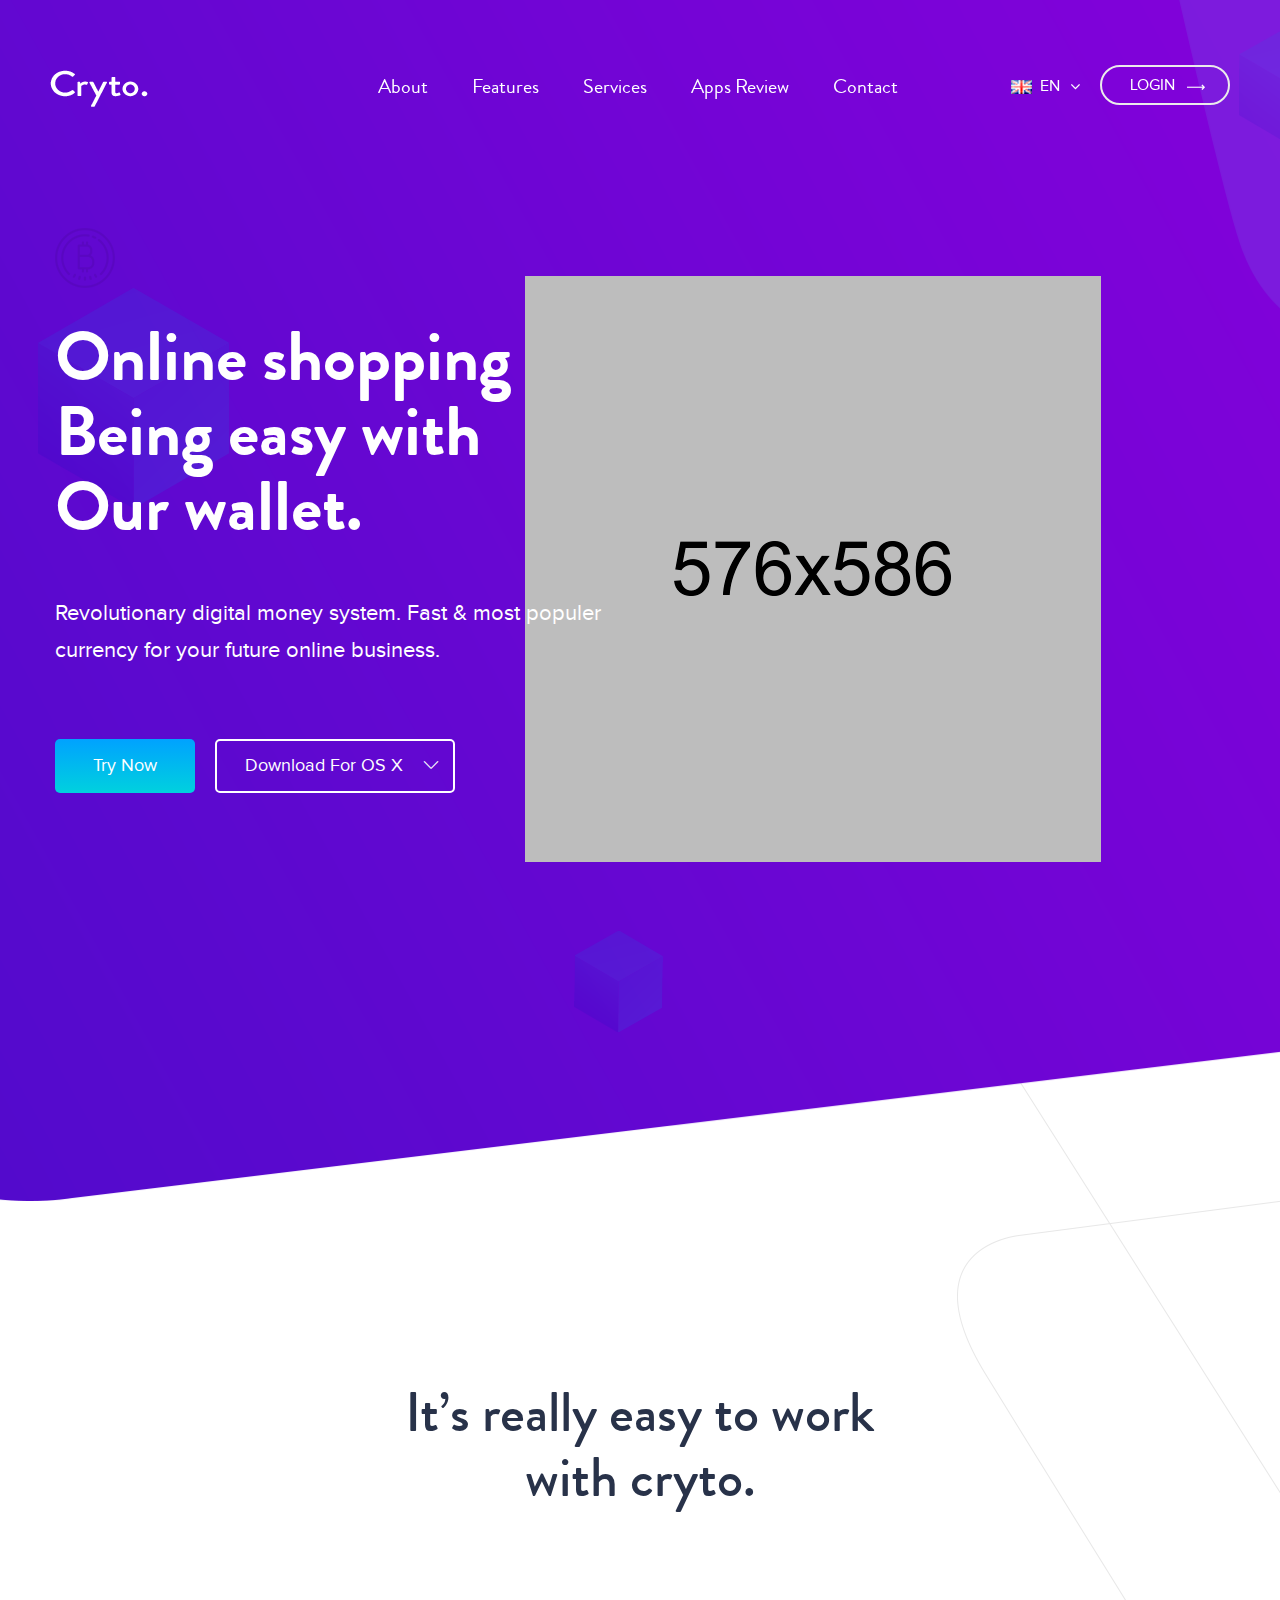
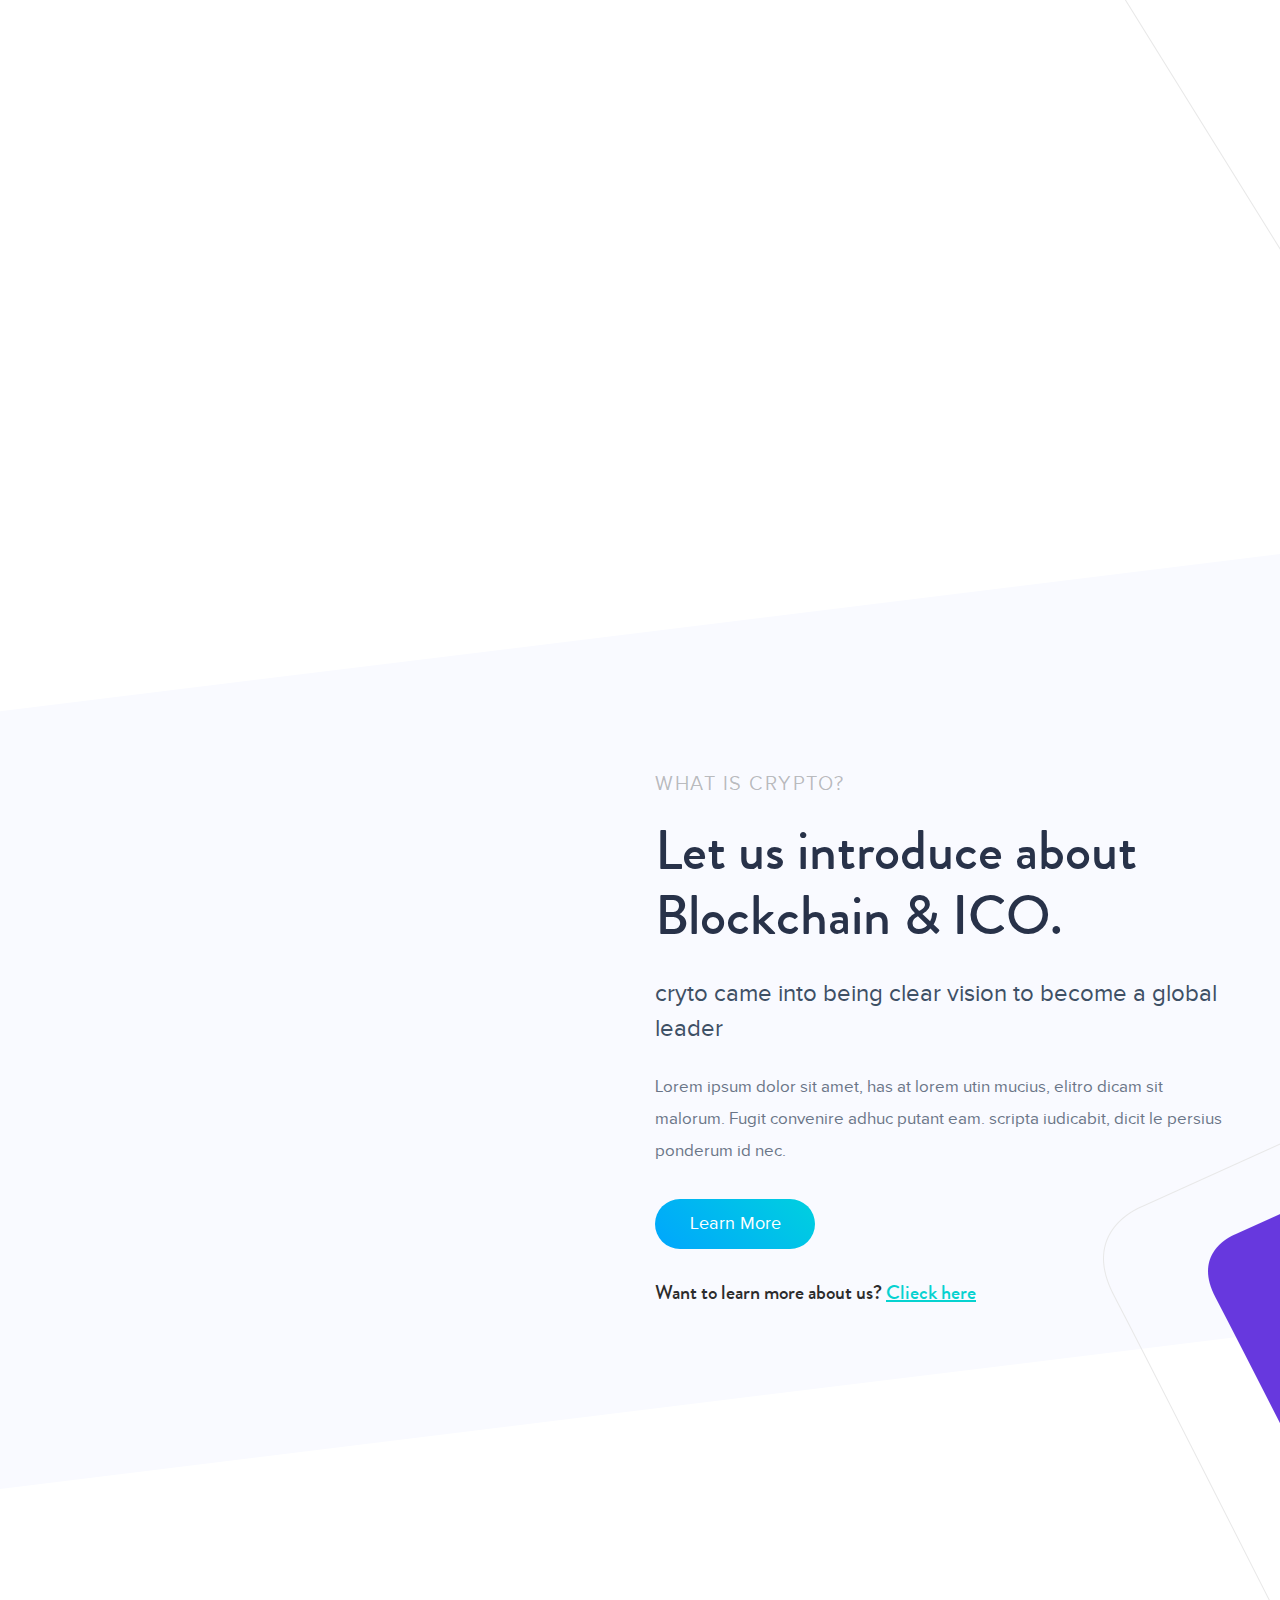
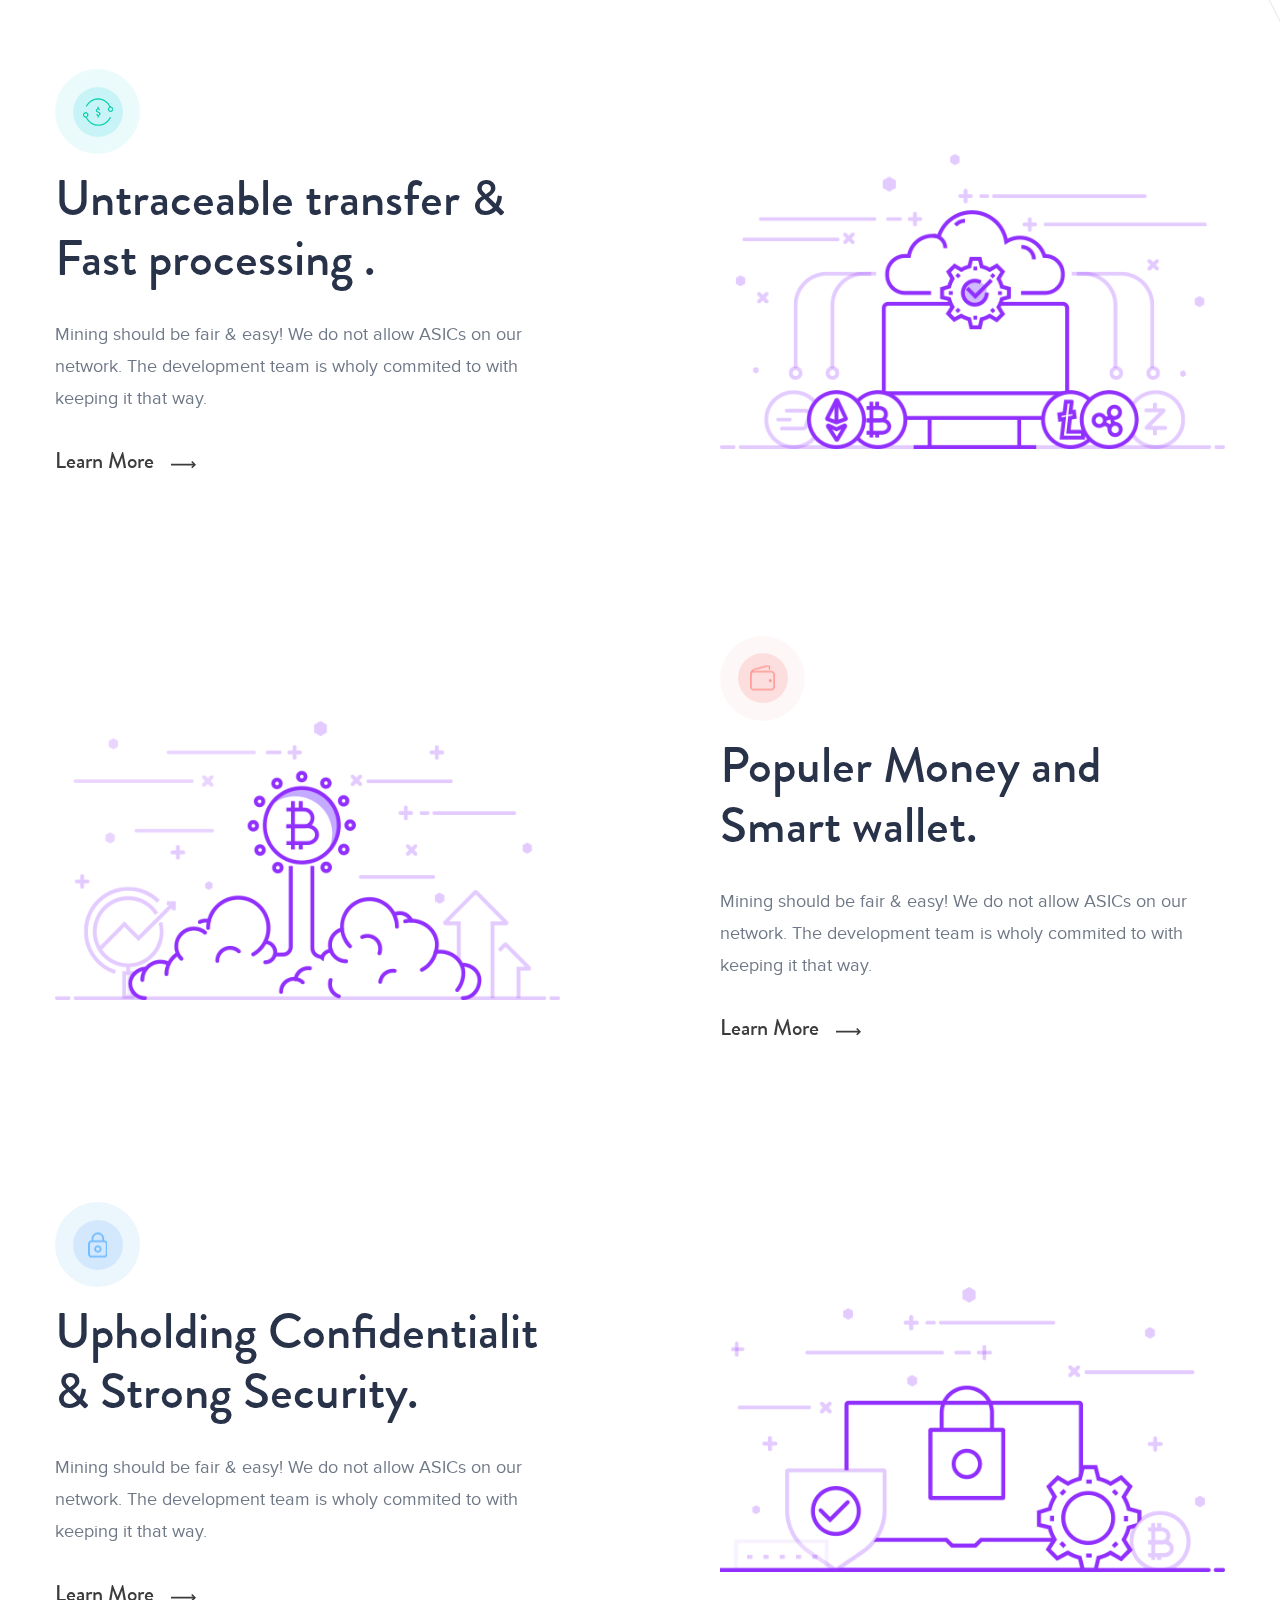
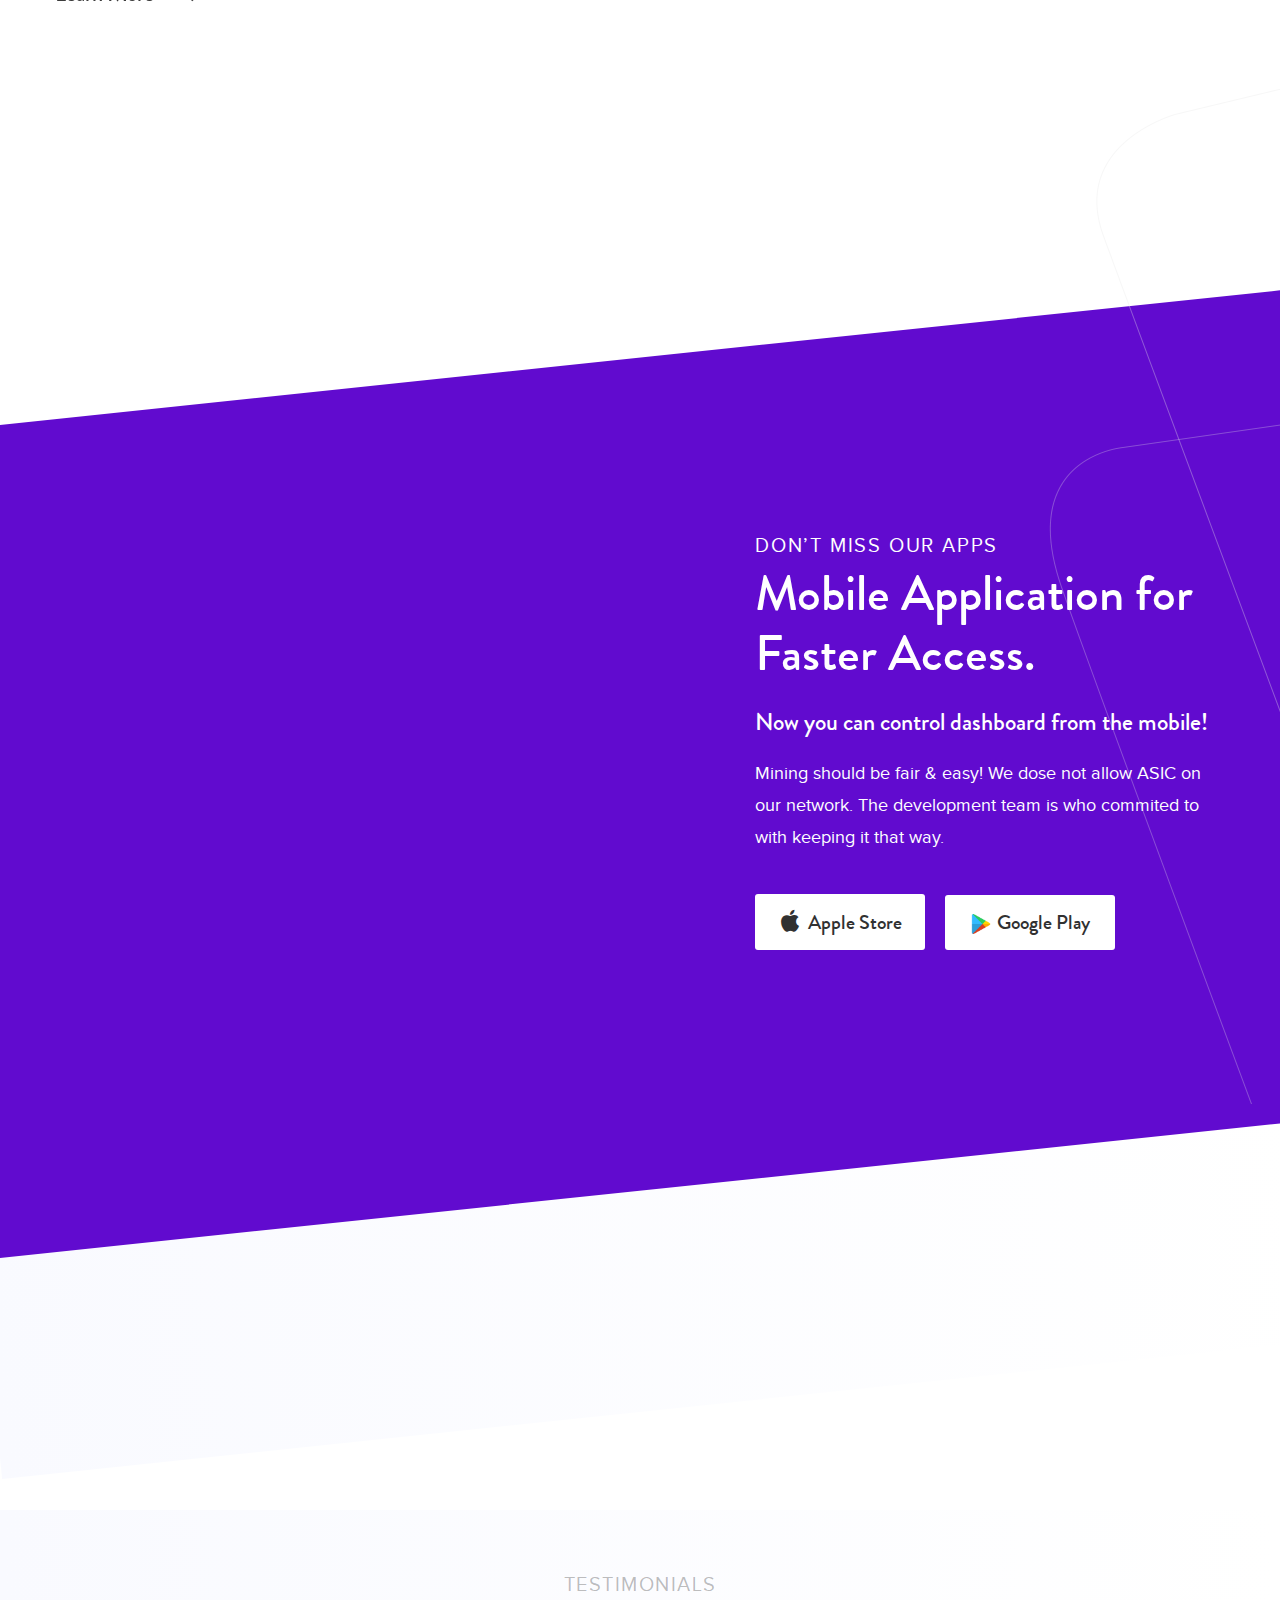
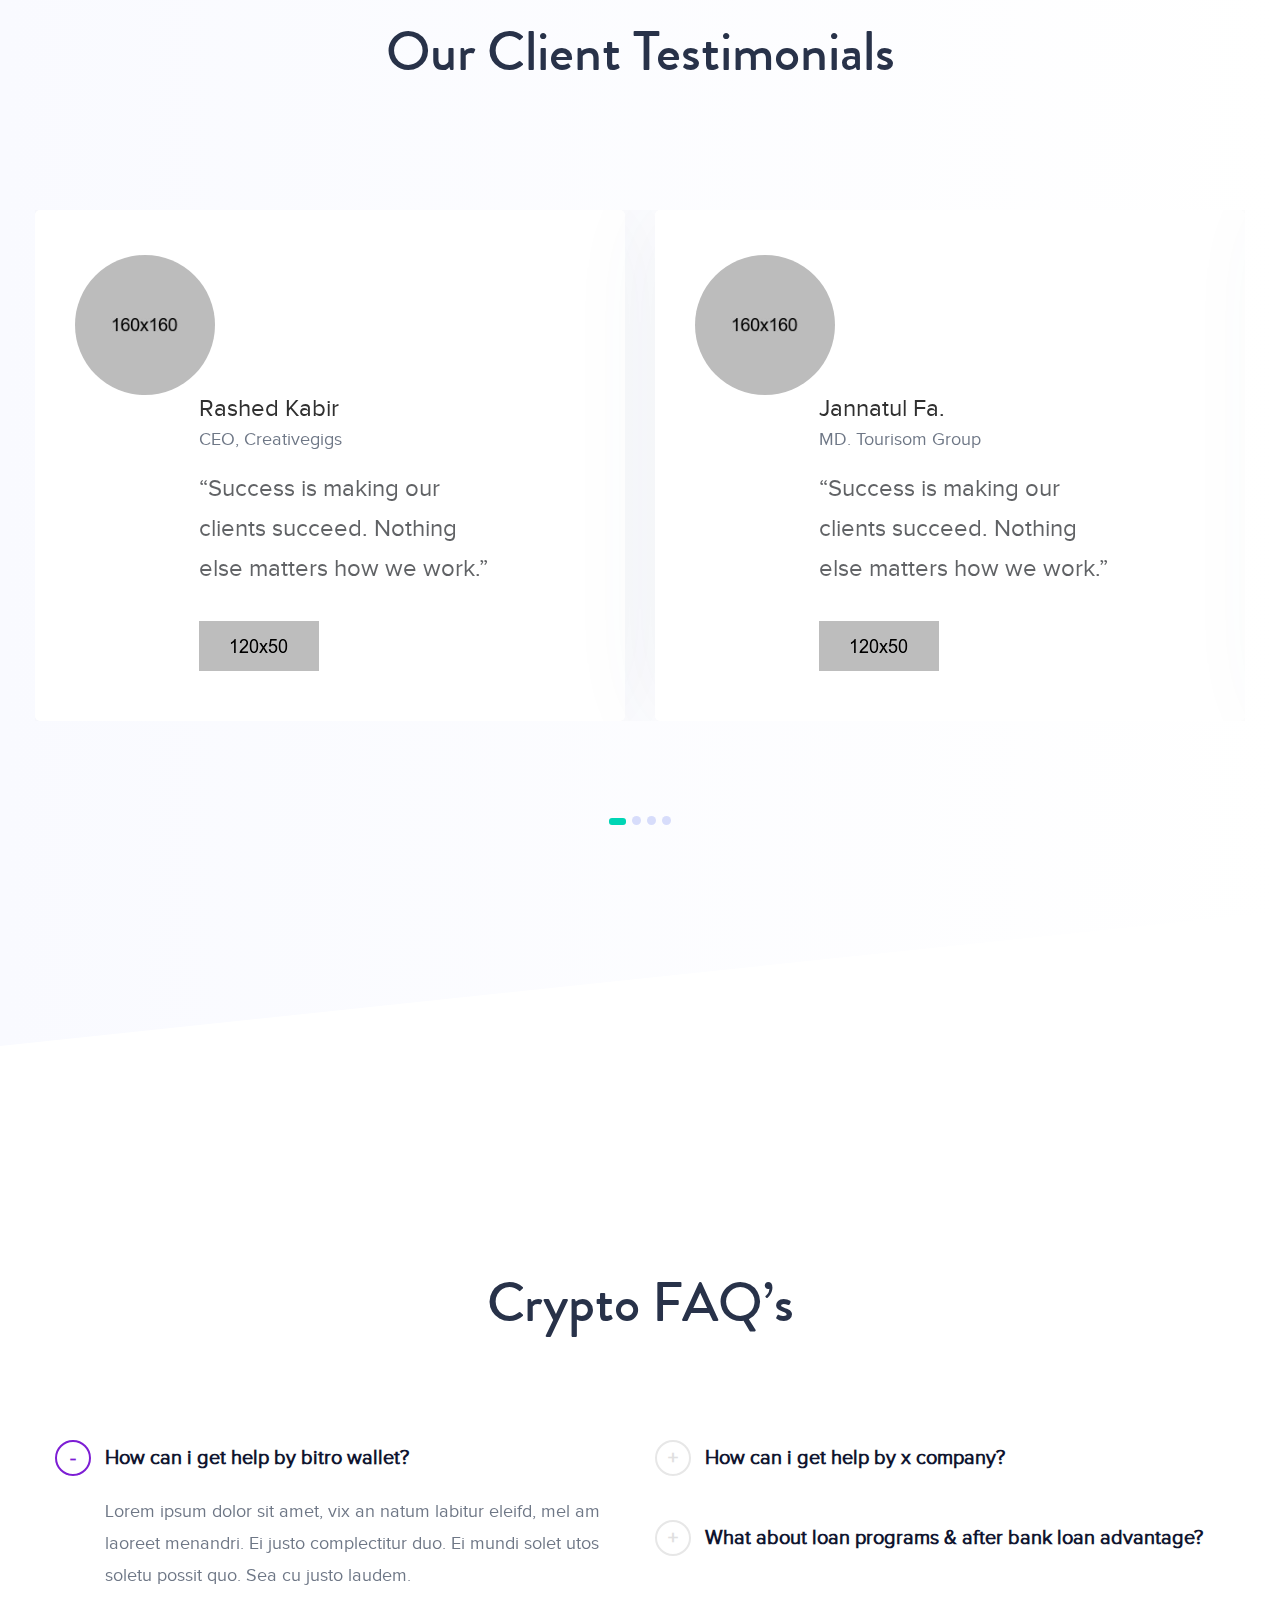
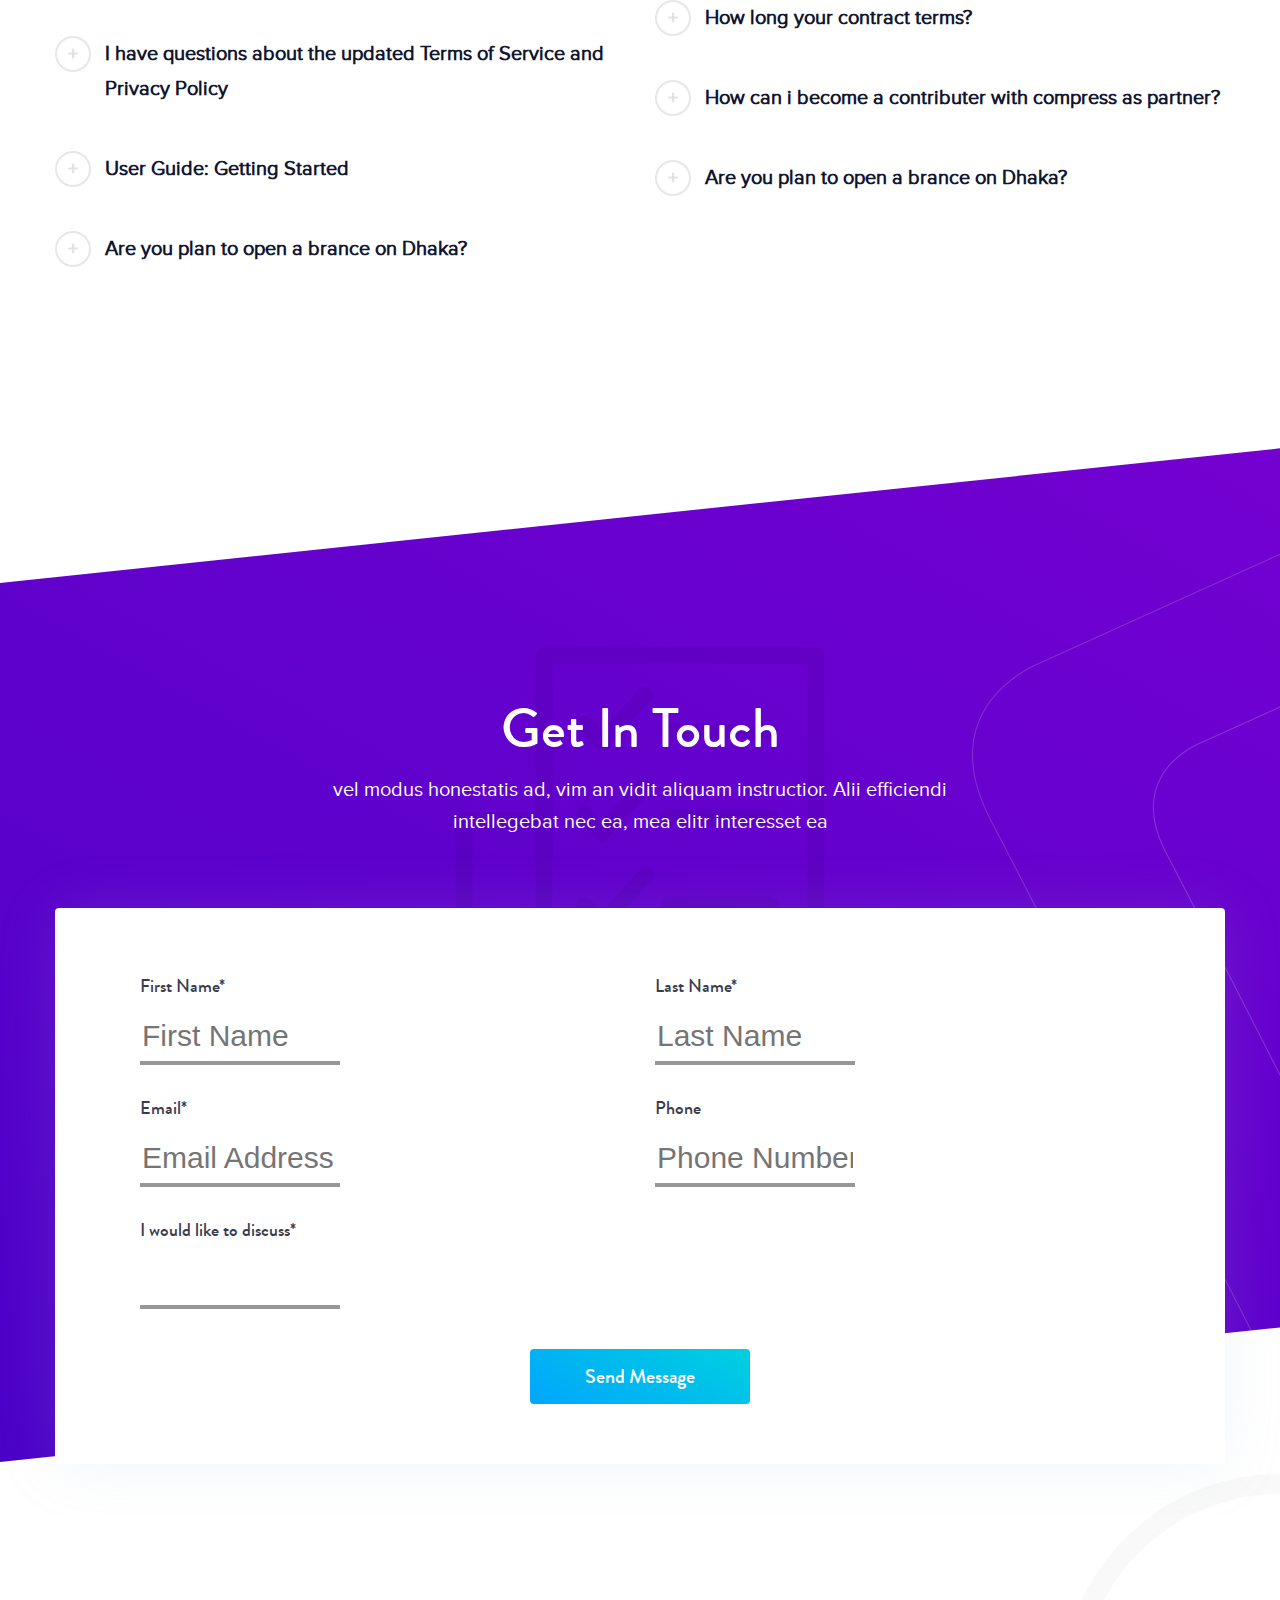
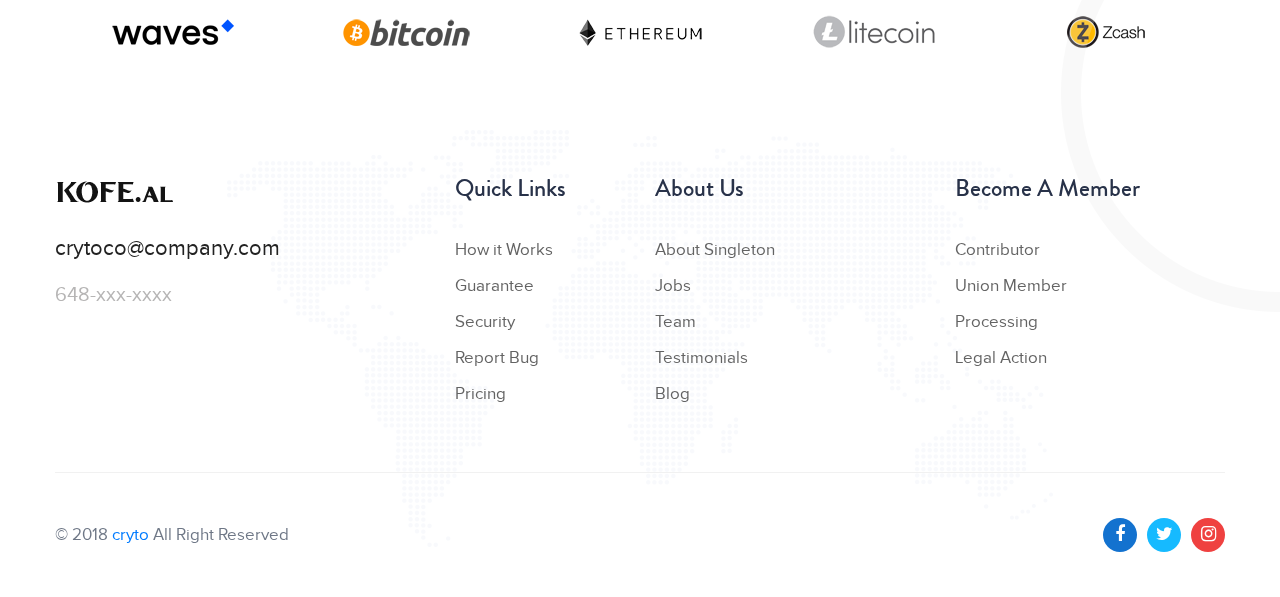
<file: index-3.html>
<!DOCTYPE html>
<html lang="en">
	<head>
		<meta charset="UTF-8">
		<meta name="keywords" content="crypto, mining, animation, example, examples">
		<meta name="author" content="Creativegigs">
		<meta name="description" content="cryto is a beautiful website template designed for bitcoin crypto currency mining and exchange websites.">
		<meta name='og:image' content='images/home/ogg.png'>
		<!-- For IE -->
		<meta http-equiv="X-UA-Compatible" content="IE=edge">
		<!-- For Resposive Device -->
		<meta name="viewport" content="width=device-width, initial-scale=1.0">

		<title>cryto - Bitcoin & Cryptocurrency Landing Page HTML Template</title>

		<!-- Favicon -->
		<link rel="icon" type="image/png" sizes="56x56" href="images/fav-icon/icon.png">

		<!-- Main style sheet -->
		<link rel="stylesheet" type="text/css" href="css/style.css">
		<!-- responsive style sheet -->
		<link rel="stylesheet" type="text/css" href="css/responsive.css">
		<!-- Color Css -->
		<link rel="stylesheet" type="text/css" href="css/color-three.css">


		<!-- Fix Internet Explorer ______________________________________-->

		<!--[if lt IE 9]>
			<script src="http://html5shiv.googlecode.com/svn/trunk/html5.js"></script>
			<script src="vendor/html5shiv.js"></script>
			<script src="vendor/respond.js"></script>
		<![endif]-->
			
	</head>

	<body>
		<div class="main-page-wrapper">

			<!-- ********************** Loading Transition ************************ -->
			<div id="loader-wrapper">
				<div id="loader"></div>
			</div>

			<div class="html-top-content">
				<!-- ********************** Theme Top Banne & Header ************************ -->
				<div class="theme-top-section">
					<!-- ^^^^^^^^^^^^^^^^^ Theme Menu ^^^^^^^^^^^^^^^ -->
					<header class="theme-main-menu full-width color-white">
						<div class="clearfix">
							<div class="menu-wrapper clearfix">
								<div class="logo"><a href="index.html"><img src="images/logo/logo2.png" alt="Logo"></a></div>
								
								<ul class="right-widget celarfix">
									<li>
										<div id="polyglotLanguageSwitcher">
											<form action="#">
												<select id="polyglot-language-options">
													<option id="en" value="en" selected>En</option>
													<option id="fr" value="fr">Fr</option>
													<option id="de" value="de">Ger</option>
													<option id="it" value="it">It</option>
													<option id="es" value="es">Sp</option>
												</select>
											</form>
										</div> <!-- End #polyglotLanguageSwitcher -->
									</li>
									<li class="login-button"><a href="#">Login <i class="flaticon-right-thin"></i></a></li>
								</ul> <!-- /.right-widget -->

								<!-- Navigation -->
							    <nav class="navbar navbar-expand-lg dark-bg" id="mega-menu-holder">
							    	<div class="clearfix">
							    		<button class="navbar-toggler" type="button" data-toggle="collapse" data-target="#navbarResponsive" aria-controls="navbarResponsive" aria-expanded="false" aria-label="Toggle navigation">
							    		  <i class="fa fa-bars" aria-hidden="true"></i>
							    		</button>
							    		<div class="collapse navbar-collapse" id="navbarResponsive">
							    		  <ul class="navbar-nav">
							    		  	<li class="nav-item">
							    		  	  <a class="nav-link js-scroll-trigger" href="#about">About</a>
							    		  	</li>
							    		  	<li class="nav-item">
							    		  	  <a class="nav-link js-scroll-trigger" href="#features">Features</a>
							    		  	</li>
							    		  	<li class="nav-item">
							    		  	  <a class="nav-link js-scroll-trigger" href="#services">Services</a>
							    		  	</li>
							    		  	<li class="nav-item">
							    		  	  <a class="nav-link js-scroll-trigger" href="#apps-review">Apps Review</a>
							    		  	</li>
							    		  	<li class="nav-item">
							    		  	  <a class="nav-link js-scroll-trigger" href="#contact">Contact</a>
							    		  	</li>
							    		  </ul>
							    		</div>
							    	</div>
							    </nav>

								
							</div> <!-- /.menu-wrapper -->
						</div> <!-- /.container -->
					</header> <!-- /.theme-main-menu -->
					


					<!-- ^^^^^^^^^^^^^^^^^ Theme Banner ^^^^^^^^^^^^^^^ -->
					<div id="theme-banner" class="theme-banner-three">
						<img src="images/shape/16.png" alt="" class="shape-one">
						<img src="images/shape/17.png" alt="" class="shape-two">
						<img src="images/shape/19.png" alt="" class="shape-four">
						<div class="container">
							<div class="main-text-wrapper">
								<h1>Online shopping <br>Being easy with <br>Our wallet.</h1>
								<p>Revolutionary digital money system. Fast & most populer <br>currency for your future online business.</p>
								<ul class="button-group clearfix">
									<li><a href="#">Try Now</a></li>
									<li>
										<div class="btn-group">
										  <a href="#" class="download-button">Download For OS X</a>
										  <button type="button" class="btn dropdown-toggle" data-toggle="dropdown" aria-haspopup="true" aria-expanded="false">
										    <span class="sr-only">Toggle Dropdown</span>
										  </button>
										  <div class="dropdown-menu dropdown-menu-right">
										    <a class="download-win" href="#">Download For Windows</a>
										  </div>
										</div>
									</li>
								</ul>
								<img src="images/shape/18.png" alt="" class="shape-three">
								<img src="images/icon/3.png" alt="" class="shape-five">
							</div>
						</div>
					</div> <!-- /.theme-banner-three -->
				</div> <!-- /.theme-top-section -->
				



		        <!--
				=====================================================
					Our Feature Four
				=====================================================
				-->
				<div class="our-features-four" id="features">
					<img src="images/shape/27.png" alt="" class="shape">
					<div class="container">
						<div class="theme-title text-center">
							<h2>It’s really easy to work <br>with cryto.</h2>
						</div>
						

						<div class="row">
							<div class="col-md-4 col-sm-6 col-xs-12" data-aos="fade-up" data-aos-duration="900">
								<div class="single-feature">
									<div class="icon-box">
										<img src="images/shape/20.png" alt="" class="primary-icon">
									</div>
									<h3>Untraceable Coin</h3>
									<p>Sending and receiving addresses as well as transacted amounts.</p>
									<a href="#"><i class="flaticon-right-thin"></i></a>
								</div> <!-- /.single-feature -->
							</div> <!-- /.col- -->
							<div class="col-md-4 col-sm-6 col-xs-12" data-aos="fade-up" data-aos-duration="1200">
								<div class="single-feature">
									<div class="icon-box">
										<img src="images/shape/21.png" alt="" class="primary-icon">
									</div>
									<h3>Autonomy self-rule.</h3>
									<p>cryto has striven to solve blockchain governance. </p>
									<a href="#"><i class="flaticon-right-thin"></i></a>
								</div> <!-- /.single-feature -->
							</div> <!-- /.col- -->
							<div class="col-md-4 col-sm-6 col-xs-12" data-aos="fade-up" data-aos-duration="1500">
								<div class="single-feature">
									<div class="icon-box">
										<img src="images/shape/22.png" alt="" class="primary-icon">
									</div>
									<h3>Transparency & Stability</h3>
									<p>In crypto, transparency brings trust & old strong transparency</p>
									<a href="#"><i class="flaticon-right-thin"></i></a>
								</div> <!-- /.single-feature -->
							</div> <!-- /.col- -->
						</div> <!-- /.row -->
					</div> <!-- /.container -->
				</div> <!-- /.our-features-four -->




				<!--
				=====================================================
					About Us
				=====================================================
				-->
				<div class="about-cryto style-two" id="about">
					<div class="container">
						<div class="row">
							<div class="col-lg-6 order-lg-last">
								<div class="theme-title">
									<div class="upper-heading">What is crypto?</div>
									<h2>Let us introduce about Blockchain &amp; ICO.</h2>
								</div> <!-- /.theme-title -->
								<p class="sub-text">cryto came into being clear vision to become a global leader</p>
								<p class="text">Lorem ipsum dolor sit amet, has at lorem utin mucius,  elitro dicam sit malorum. Fugit convenire adhuc putant eam. scripta iudicabit, dicit le persius ponderum id nec.</p>
								<a href="#" class="learn-more">Learn More</a>
								<p class="know-more">Want to learn more about us? <a href="#">Clieck here</a></p>
							</div>
							<div class="col-lg-6 order-lg-first">
								<div class="icon-data">
									<div class="single-box" data-aos="fade-right" data-aos-duration="1100">
										<img src="images/icon/14.png" alt="">
										<h3>Strong Security</h3>
										<p>Lorem ipsum dolor sit amet, has at lorem sit.</p>
									</div> <!-- /.single-box -->
									<div class="single-box" data-aos="fade-down" data-aos-duration="1100">
										<img src="images/icon/15.png" alt="">
										<h3>Digital Money</h3>
										<p>Lorem ipsum dolor sit amet, has at lorem sit.</p>
									</div> <!-- /.single-box -->
									<div class="single-box" data-aos="fade-up" data-aos-duration="1100">
										<img src="images/icon/16.png" alt="">
										<h3>Most Populer</h3>
										<p>Lorem ipsum dolor sit amet, has at lorem sit.</p>
									</div> <!-- /.single-box -->
								</div> <!-- /.icon-data -->
							</div>
						</div>
					</div> <!-- /.container -->
				</div>





				<!--
				=====================================================
					Our Feature Five
				=====================================================
				-->
				<div class="our-feature-five" id="services">
					<img src="images/shape/28.png" alt="" class="shape">
					<div class="container">
						<div class="row single-block">
							<div class="col-lg-6">
								<div class="text">
									<div class="icon-box"><img src="images/icon/17.png" alt=""></div>
									<h2 class="title">Untraceable transfer & Fast processing .</h2>
									<p>Mining should be fair & easy! We do not allow ASICs on our network. The development team is wholy commited to with keeping it that way.</p>
									<a href="#" class="learn-more">Learn More <i class="flaticon-right-thin"></i></a>
								</div> <!-- /.text -->
							</div> <!-- /.col- -->
							<div class="col-lg-6 img-box"><div><img src="images/shape/23.png" alt=""></div></div>
						</div> <!-- /.row -->

						<div class="row single-block">
							<div class="col-lg-6 order-lg-last">
								<div class="text">
									<div class="icon-box"><img src="images/icon/18.png" alt=""></div>
									<h2 class="title">Populer Money and Smart wallet.</h2>
									<p>Mining should be fair & easy! We do not allow ASICs on our network. The development team is wholy commited to with keeping it that way.</p>
									<a href="#" class="learn-more">Learn More <i class="flaticon-right-thin"></i></a>
								</div> <!-- /.text -->
							</div> <!-- /.col- -->
							<div class="col-lg-6 order-lg-first img-box"><div><img src="images/shape/24.png" alt=""></div></div>
						</div> <!-- /.row -->

						<div class="row single-block">
							<div class="col-lg-6">
								<div class="text">
									<div class="icon-box"><img src="images/icon/19.png" alt=""></div>
									<h2 class="title">Upholding Confidentialit & Strong Security.</h2>
									<p>Mining should be fair & easy! We do not allow ASICs on our network. The development team is wholy commited to with keeping it that way.</p>
									<a href="#" class="learn-more">Learn More <i class="flaticon-right-thin"></i></a>
								</div> <!-- /.text -->
							</div> <!-- /.col- -->
							<div class="col-lg-6 img-box"><div><img src="images/shape/25.png" alt=""></div></div>
						</div> <!-- /.row -->
					</div> <!-- /.container -->
				</div> <!-- /.our-feature-five -->
				
				



				<!--
				=====================================================
					Apps Overview
				=====================================================
				-->
				<div class="apps-overview color-three" id="apps-review">
					<img src="images/shape/29.png" alt="" class="shape">
					<div class="overlay-bg">
						<div class="container">
							<div class="inner-wrapper">
								<img src="images/home/s8.png" alt="" class="s8-mockup" data-aos="fade-down" data-aos-duration="2500">
								<img src="images/home/x.png" alt="" class="x-mockup" data-aos="fade-up" data-aos-duration="2500">
								<div class="row">
									<div class="col-lg-5 offset-lg-7">
										<div class="text">
											<h3>don’t miss our apps</h3>
											<h2>Mobile Application for Faster Access.</h2>
											<h6>Now you can control dashboard from the mobile!</h6>
											<p>Mining should be fair & easy! We dose not allow ASIC on our network. The development team is who commited to with keeping it that way.</p>
											<ul class="button-group">
												<li><a href="#"><i class="flaticon-apple"></i> Apple Store</a></li>
												<li><a href="#"><img src="images/icon/playstore.png" alt=""> Google Play</a></li>
											</ul>
										</div> <!-- /.text -->
									</div>
								</div>
							</div> <!-- /.inner-wrapper -->
						</div>
					</div> <!-- /.overlay-bg -->
				</div> <!-- /.apps-overview -->



				<!--
				=====================================================
					Testimonial Section
				=====================================================
				-->
				<div class="testimonial-section">
					<div class="full-width">
						<div class="theme-title text-center">
							<div class="upper-heading">Testimonials</div>
							<h2>Our Client <span>Testimonials</span></h2>
						</div>

						<div class="testimonial-slider-two">
							<div class="item">
								<div class="single-block clearfix">
									<div class="img-block"><img src="images/home/1.jpg" alt=""></div>
									<div class="text">
										<h3 class="name">Rashed Kabir</h3>
										<span>CEO, Creativegigs</span>
										<p>“Success is making our clients succeed. Nothing else matters how we work.”</p>
										<img src="images/home/sign.png" alt="" class="sign">
									</div> <!-- /.text -->
								</div> <!-- /.single-block -->
							</div>
							<div class="item">
								<div class="single-block clearfix">
									<div class="img-block"><img src="images/home/2.jpg" alt=""></div>
									<div class="text">
										<h3 class="name">Jannatul Fa.</h3>
										<span>MD. Tourisom Group</span>
										<p>“Success is making our clients succeed. Nothing else matters how we work.”</p>
										<img src="images/home/sign.png" alt="" class="sign">
									</div> <!-- /.text -->
								</div> <!-- /.single-block -->
							</div>
							<div class="item">
								<div class="single-block clearfix">
									<div class="img-block"><img src="images/home/1.jpg" alt=""></div>
									<div class="text">
										<h3 class="name">Rashed Kabir</h3>
										<span>CEO, Creativegigs</span>
										<p>“Success is making our clients succeed. Nothing else matters how we work.”</p>
										<img src="images/home/sign.png" alt="" class="sign">
									</div> <!-- /.text -->
								</div> <!-- /.single-block -->
							</div>
							<div class="item">
								<div class="single-block clearfix">
									<div class="img-block"><img src="images/home/2.jpg" alt=""></div>
									<div class="text">
										<h3 class="name">Jannatul Fa.</h3>
										<span>MD. Tourisom Group</span>
										<p>“Success is making our clients succeed. Nothing else matters how we work.”</p>
										<img src="images/home/sign.png" alt="" class="sign">
									</div> <!-- /.text -->
								</div> <!-- /.single-block -->
							</div>
							<div class="item">
								<div class="single-block clearfix">
									<div class="img-block"><img src="images/home/1.jpg" alt=""></div>
									<div class="text">
										<h3 class="name">Rashed Kabir</h3>
										<span>CEO, Creativegigs</span>
										<p>“Success is making our clients succeed. Nothing else matters how we work.”</p>
										<img src="images/home/sign.png" alt="" class="sign">
									</div> <!-- /.text -->
								</div> <!-- /.single-block -->
							</div>
							<div class="item">
								<div class="single-block clearfix">
									<div class="img-block"><img src="images/home/2.jpg" alt=""></div>
									<div class="text">
										<h3 class="name">Jannatul Fa.</h3>
										<span>MD. Tourisom Group</span>
										<p>“Success is making our clients succeed. Nothing else matters how we work.”</p>
										<img src="images/home/sign.png" alt="" class="sign">
									</div> <!-- /.text -->
								</div> <!-- /.single-block -->
							</div>
							<div class="item">
								<div class="single-block clearfix">
									<div class="img-block"><img src="images/home/1.jpg" alt=""></div>
									<div class="text">
										<h3 class="name">Rashed Kabir</h3>
										<span>CEO, Creativegigs</span>
										<p>“Success is making our clients succeed. Nothing else matters how we work.”</p>
										<img src="images/home/sign.png" alt="" class="sign">
									</div> <!-- /.text -->
								</div> <!-- /.single-block -->
							</div>
						</div> <!-- /.testimonial-slider -->
					</div> <!-- /.full-width -->
				</div> <!-- /.testimonial-section -->


				<!-- 
				=============================================
					FaQ Section
				============================================== 
				-->
				<div class="faq-section">
					<div class="container">
						<div class="theme-title text-center">
							<h2>Crypto FAQ’s</h2>
						</div>

						<div class="row">
							<div class="col-lg-6">
								<div class="accordion-one">
									<div class="panel-group theme-accordion" id="accordion">
									  <div class="panel">
									    <div class="panel-heading active-panel">
									      <h6 class="panel-title">
									        <a data-toggle="collapse" data-parent="#accordion" href="#collapse1">
									        How can i get help by bitro wallet?</a>
									      </h6>
									    </div>
									    <div id="collapse1" class="panel-collapse collapse show">
									      <div class="panel-body">
									      	<p>Lorem ipsum dolor sit amet, vix an natum labitur eleifd, mel am laoreet menandri. Ei justo complectitur duo. Ei mundi solet utos soletu possit quo. Sea cu justo laudem.</p>
									      </div>
									    </div>
									  </div> <!-- /panel 1 -->
									  <div class="panel">
									    <div class="panel-heading">
									      <h6 class="panel-title">
									        <a data-toggle="collapse" data-parent="#accordion" href="#collapse2">
									        I have questions about the updated Terms of Service and Privacy Policy</a>
									      </h6>
									    </div>
									    <div id="collapse2" class="panel-collapse collapse">
									      <div class="panel-body">
									      	<p>Lorem ipsum dolor sit amet, vix an natum labitur eleifd, mel am laoreet menandri. Ei justo complectitur duo. Ei mundi solet utos soletu possit quo. Sea cu justo laudem.</p>
									      </div>
									    </div>
									  </div> <!-- /panel 2 -->
									  <div class="panel">
									    <div class="panel-heading">
									      <h6 class="panel-title">
									        <a data-toggle="collapse" data-parent="#accordion" href="#collapse3">
									        User Guide: Getting Started</a>
									      </h6>
									    </div>
									    <div id="collapse3" class="panel-collapse collapse">
									      <div class="panel-body">
									      	<p>Lorem ipsum dolor sit amet, vix an natum labitur eleifd, mel am laoreet menandri. Ei justo complectitur duo. Ei mundi solet utos soletu possit quo. Sea cu justo laudem.</p>
									      </div>
									    </div>
									  </div> <!-- /panel 3 -->
									  <div class="panel">
									    <div class="panel-heading">
									      <h6 class="panel-title">
									        <a data-toggle="collapse" data-parent="#accordion" href="#collapse4">
									       Are you plan to open a brance on Dhaka?</a>
									      </h6>
									    </div>
									    <div id="collapse4" class="panel-collapse collapse">
									      <div class="panel-body">
									      	<p>Lorem ipsum dolor sit amet, vix an natum labitur eleifd, mel am laoreet menandri. Ei justo complectitur duo. Ei mundi solet utos soletu possit quo. Sea cu justo laudem.</p>
									      </div>
									    </div>
									  </div> <!-- /panel 4 -->
									</div> <!-- end #accordion -->
								</div> <!-- End of .accordion-one -->
							</div>

							<div class="col-lg-6">
								<div class="accordion-one">
									<div class="panel-group theme-accordion" id="accordion-two">
									  <div class="panel">
									    <div class="panel-heading">
									      <h6 class="panel-title">
									        <a data-toggle="collapse" data-parent="#accordion-two" href="#collapse11">
									        How can i get help by x company?</a>
									      </h6>
									    </div>
									    <div id="collapse11" class="panel-collapse collapse">
									      <div class="panel-body">
									      	<p>Lorem ipsum dolor sit amet, vix an natum labitur eleifd, mel am laoreet menandri. Ei justo complectitur duo. Ei mundi solet utos soletu possit quo. Sea cu justo laudem.</p>
									      </div>
									    </div>
									  </div> <!-- /panel 1 -->
									  <div class="panel">
									    <div class="panel-heading">
									      <h6 class="panel-title">
									        <a data-toggle="collapse" data-parent="#accordion-two" href="#collapse22">
									        What about loan programs & after bank loan advantage?</a>
									      </h6>
									    </div>
									    <div id="collapse22" class="panel-collapse collapse">
									      <div class="panel-body">
									      	<p>Lorem ipsum dolor sit amet, vix an natum labitur eleifd, mel am laoreet menandri. Ei justo complectitur duo. Ei mundi solet utos soletu possit quo. Sea cu justo laudem.</p>
									      </div>
									    </div>
									  </div> <!-- /panel 2 -->
									  <div class="panel">
									    <div class="panel-heading">
									      <h6 class="panel-title">
									        <a data-toggle="collapse" data-parent="#accordion-two" href="#collapse33">
									        How long your contract terms?</a>
									      </h6>
									    </div>
									    <div id="collapse33" class="panel-collapse collapse">
									      <div class="panel-body">
									      	<p>Lorem ipsum dolor sit amet, vix an natum labitur eleifd, mel am laoreet menandri. Ei justo complectitur duo. Ei mundi solet utos soletu possit quo. Sea cu justo laudem.</p>
									      </div>
									    </div>
									  </div> <!-- /panel 3 -->
									  <div class="panel">
									    <div class="panel-heading">
									      <h6 class="panel-title">
									        <a data-toggle="collapse" data-parent="#accordion-two" href="#collapse44">
									       How can i become a contributer with compress as partner?</a>
									      </h6>
									    </div>
									    <div id="collapse44" class="panel-collapse collapse">
									      <div class="panel-body">
									      	<p>Lorem ipsum dolor sit amet, vix an natum labitur eleifd, mel am laoreet menandri. Ei justo complectitur duo. Ei mundi solet utos soletu possit quo. Sea cu justo laudem.</p>
									      </div>
									    </div>
									  </div> <!-- /panel 4 -->
									  <div class="panel">
									    <div class="panel-heading">
									      <h6 class="panel-title">
									        <a data-toggle="collapse" data-parent="#accordion-two" href="#collapse45">
									       Are you plan to open a brance on Dhaka?</a>
									      </h6>
									    </div>
									    <div id="collapse45" class="panel-collapse collapse">
									      <div class="panel-body">
									      	<p>Lorem ipsum dolor sit amet, vix an natum labitur eleifd, mel am laoreet menandri. Ei justo complectitur duo. Ei mundi solet utos soletu possit quo. Sea cu justo laudem.</p>
									      </div>
									    </div>
									  </div> <!-- /panel 5 -->
									</div> <!-- end #accordion-two -->
								</div> <!-- End of .accordion-one -->
							</div>
						</div>
					</div>
				</div> <!-- /.faq-section -->




				<!-- 
				=============================================
					Contact Us One
				============================================== 
				-->
				<div class="contact-us-one bg-color m0" id="contact">
					<img src="images/shape/26.png" alt="" class="shape">
					<img src="images/shape/30.png" alt="" class="shape-two">
					<div class="container">
						<div class="theme-title text-center">
							<h2>Get In Touch</h2>
							<p>vel modus honestatis ad, vim an vidit aliquam instructior. Alii efficiendi <br> intellegebat nec ea, mea elitr interesset ea</p>
						</div>
						<form action="#" class="form-validation" autocomplete="off">
							<div class="row">
								<div class="col-md-6">
									<label>First Name*</label>
									<input type="text" placeholder="First Name" name="firstName">
								</div>
								<div class="col-md-6">
									<label>Last Name*</label>
									<input type="text" placeholder="Last Name" name="lastName">
								</div>
								<div class="col-md-6">
									<label>Email*</label>
									<input type="email" placeholder="Email Address" name="email">
								</div>
								<div class="col-md-6">
									<label>Phone</label>
									<input type="text" placeholder="Phone Number" name="phone">
								</div>
								<div class="col-12">
									<label>I would like to discuss*</label>
									<input type="text" name="message">
								</div>
							</div>
							<button>Send Message</button>
						</form>
						<!--Contact Form Validation Markup -->
						<!-- Contact alert -->
						<div class="alert-wrapper" id="alert-success">
							<div id="success">
								<button class="closeAlert"><i class="fa fa-times" aria-hidden="true"></i></button>
								<div class="wrapper">
					               	<p>Your message was sent successfully.</p>
					             </div>
					        </div>
					    </div> <!-- End of .alert_wrapper -->
					    <div class="alert-wrapper" id="alert-error">
					        <div id="error">
					           	<button class="closeAlert"><i class="fa fa-times" aria-hidden="true"></i></button>
					           	<div class="wrapper">
					               	<p>Sorry!Something Went Wrong.</p>
					            </div>
					        </div>
					    </div> <!-- End of .alert_wrapper -->
					</div>
				</div> <!-- /.contact-us-one -->


				<!--
				=====================================================
					Partner Slider
				=====================================================
				-->
				<div class="partner-section">
					<div class="container">
						<div class="partner-slider">
							<div class="item"><a href="#"><img src="images/logo/p-1.png" alt=""></a></div>
							<div class="item"><a href="#"><img src="images/logo/p-2.png" alt=""></a></div>
							<div class="item"><a href="#"><img src="images/logo/p-3.png" alt=""></a></div>
							<div class="item"><a href="#"><img src="images/logo/p-4.png" alt=""></a></div>
							<div class="item"><a href="#"><img src="images/logo/p-5.png" alt=""></a></div>
						</div>
					</div>
				</div>





				<!--
				=====================================================
					Footer 
				=====================================================
				-->
				<footer class="theme-footer">
					<img src="images/shape/31.png" alt="" class="shape">
					<div class="container">
						<div class="inner-wrapper">
							<div class="top-footer-data-wrapper">
								<div class="row">
									<div class="col-lg-4 col-sm-6 footer-logo">
										<div class="logo"><a href="index.html"><img src="images/logo/logo.png" alt="Logo"></a></div>
										<a href="#" class="email">crytoco@company.com</a>
										<a href="#" class="mobile">648-xxx-xxxx</a>
									</div> <!-- /.footer-logo -->
									<div class="col-lg-2 col-sm-6 footer-list">
										<h4 class="title">Quick Links</h4>
										<ul>
											<li><a href="#">How it Works</a></li>
											<li><a href="#">Guarantee</a></li>
											<li><a href="#">Security</a></li>
											<li><a href="#">Report Bug</a></li>
											<li><a href="#">Pricing</a></li>
										</ul>
									</div> <!-- /.footer-list -->
									<div class="col-lg-3 col-sm-6 footer-list">
										<h4 class="title">About Us</h4>
										<ul>
											<li><a href="#">About Singleton</a></li>
											<li><a href="#">Jobs</a></li>
											<li><a href="#">Team</a></li>
											<li><a href="#">Testimonials</a></li>
											<li><a href="#">Blog</a></li>
										</ul>
									</div> <!-- /.footer-list -->
									<div class="col-lg-3 col-sm-6 footer-list">
										<h4 class="title">Become A Member</h4>
										<ul>
											<li><a href="#">Contributor</a></li>
											<li><a href="#">Union Member</a></li>
											<li><a href="#">Processing</a></li>
											<li><a href="#">Legal Action</a></li>
										</ul>
									</div> <!-- /.footer-list -->
								</div> <!-- /.row -->
							</div> <!-- /.top-footer-data-wrapper -->

							<div class="bottom-footer clearfix">
								<p class="copyright">&copy; 2018 <a href="#">cryto</a> All Right Reserved</p>
								<ul>
									<li><a href="#"><i class="fa fa-facebook" aria-hidden="true"></i></a></li>
									<li><a href="#"><i class="fa fa-twitter" aria-hidden="true"></i></a></li>
									<li><a href="#"><i class="fa fa-instagram" aria-hidden="true"></i></a></li>
								</ul>
							</div> <!-- /.bottom-footer -->
						</div>
					</div> <!-- /.container -->
				</footer>

			</div> <!-- /.html-top-content -->


			
	        <!-- Scroll Top Button -->
			<button class="scroll-top tran3s color-one-bg">
				<i class="fa fa-long-arrow-up" aria-hidden="true"></i>
			</button>




		<!-- Js File_________________________________ -->
		<!-- jQuery first, then Popper.js, then Bootstrap JS -->
    	<!-- jQuery -->
		<script src="vendor/jquery.2.2.3.min.js"></script>
		<!-- Popper js -->
		<script src="vendor/popper.js/popper.min.js"></script>
		<!-- Bootstrap JS -->
		<script src="vendor/bootstrap/js/bootstrap.min.js"></script>

		<!-- Vendor js _________ -->
		<!-- Plugin JavaScript -->
    	<script src="vendor/jquery-easing/jquery.easing.min.js"></script>
		<!-- Language Stitcher -->
		<script src="vendor/language-switcher/jquery.polyglot.language.switcher.js"></script>
		<!-- js count to -->
		<script src="vendor/jquery.appear.js"></script>
		<script src="vendor/jquery.countTo.js"></script>
		<!-- Fancybox -->
		<script src="vendor/fancybox/dist/jquery.fancybox.min.js"></script>
		<!-- owl Carousel -->
		<script src="vendor/owl-carousel/owl.carousel.min.js"></script>
		<!-- AOS js -->
		<script src="vendor/aos-next/dist/aos.js"></script>
		<!-- Road Map js -->
		<script src="vendor/roadmap/jquery.roadmap.js"></script>



		<!-- Theme js -->
		<script src="js/theme.js"></script>

		</div> <!-- /.main-page-wrapper -->
	</body>
</html>
</file>
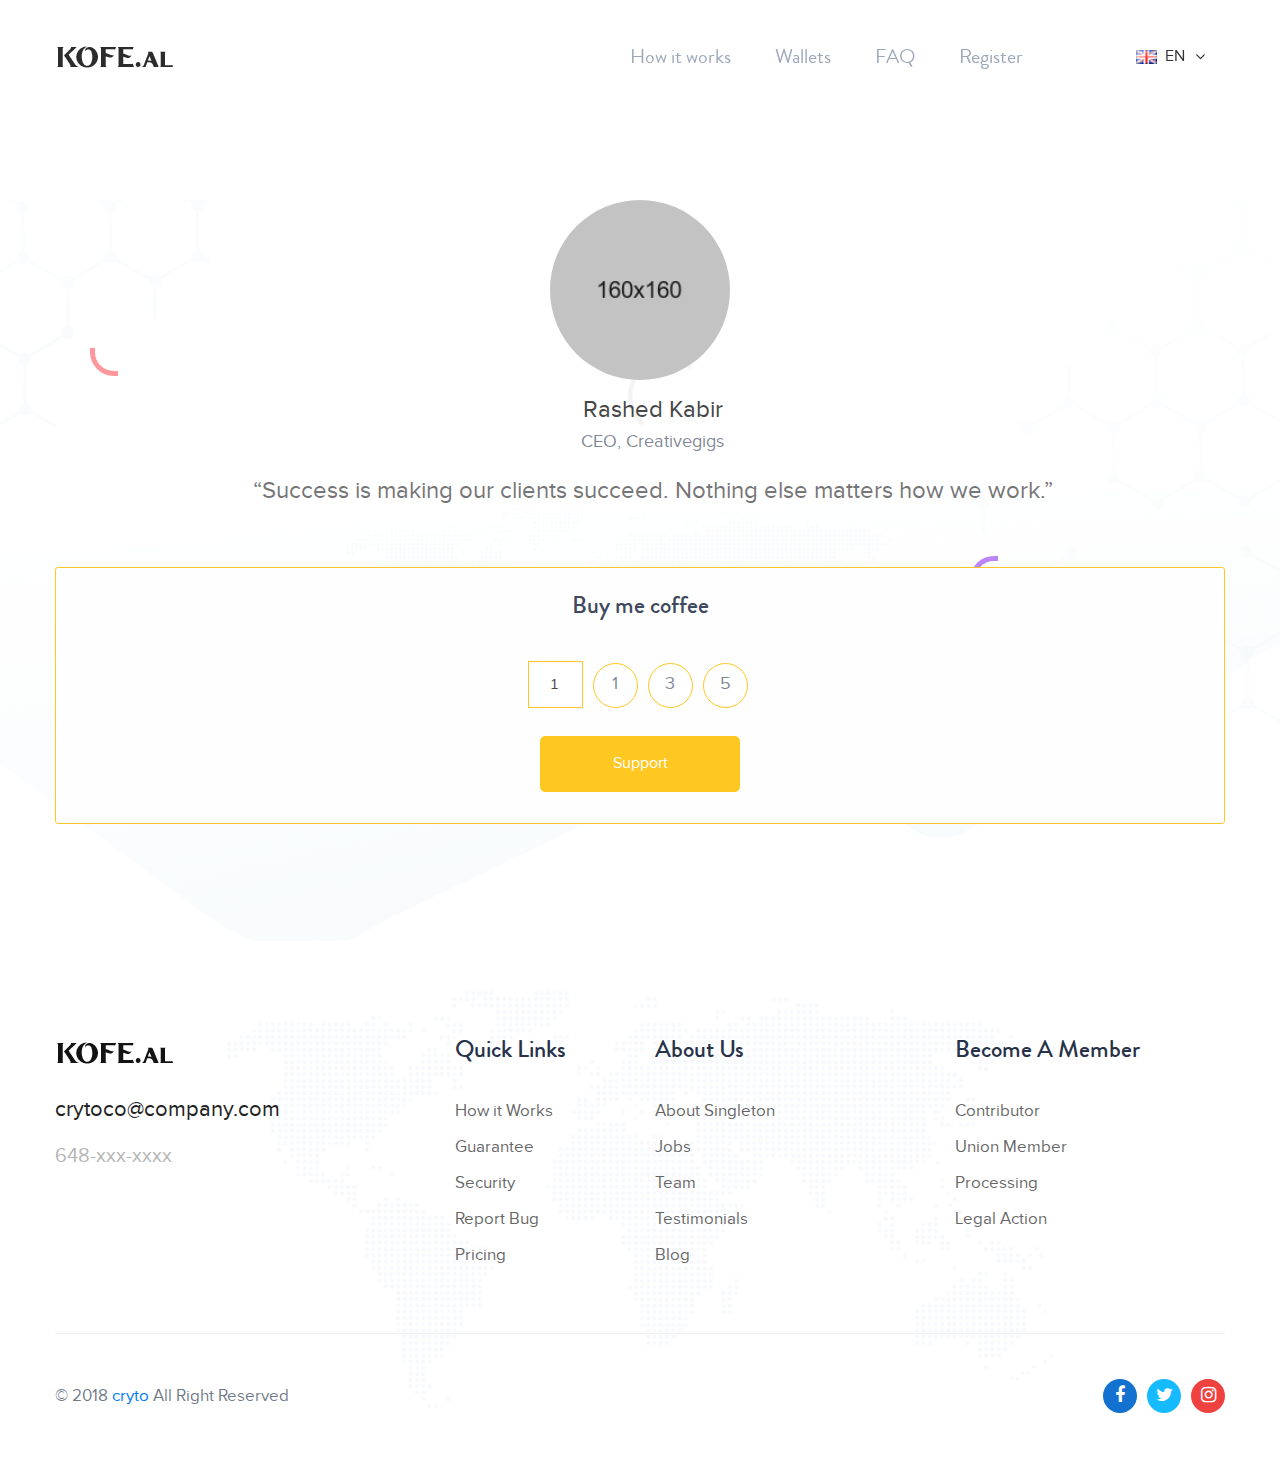
<file: profile.html>
<!DOCTYPE html>
<html lang="en">
<head>
    <meta charset="UTF-8">
    <meta name="keywords" content="crypto, mining, animation, example, examples">
    <meta name="author" content="Creativegigs">
    <meta name="description"
          content="cryto is a beautiful website template designed for bitcoin crypto currency mining and exchange websites.">
    <meta name='og:image' content='images/home/ogg.png'>
    <!-- For IE -->
    <meta http-equiv="X-UA-Compatible" content="IE=edge">
    <!-- For Resposive Device -->
    <meta name="viewport" content="width=device-width, initial-scale=1.0">

    <title>cryto - Bitcoin & Cryptocurrency Landing Page HTML Template</title>

    <!-- Favicon -->
    <link rel="icon" type="image/png" sizes="56x56" href="images/fav-icon/icon.png">

    <!-- Main style sheet -->
    <link rel="stylesheet" type="text/css" href="css/style.css">
    <!-- responsive style sheet -->
    <link rel="stylesheet" type="text/css" href="css/responsive.css">
    <!-- Color Css -->
    <link rel="stylesheet" type="text/css" href="css/color-one.css">


    <!-- Fix Internet Explorer ______________________________________-->

    <!--[if lt IE 9]>
    <script src="http://html5shiv.googlecode.com/svn/trunk/html5.js"></script>
    <script src="vendor/html5shiv.js"></script>
    <script src="vendor/respond.js"></script>
    <![endif]-->

</head>

<body>
<div class="main-page-wrapper">


    <!-- ********************** Loading Transition ************************ -->
    <div id="loader-wrapper">
        <div id="loader"></div>
    </div>

    <div class="html-top-content">
        <!-- ********************** Theme Top Banne & Header ************************ -->
        <div class="theme-top-section">
            <!-- ^^^^^^^^^^^^^^^^^ Theme Menu ^^^^^^^^^^^^^^^ -->
            <header class="theme-main-menu">
                <div class="container">
                    <div class="menu-wrapper clearfix">
                        <div class="logo"><a href="index.html"><img src="images/logo/logo.png" alt="Logo"></a></div>

                        <ul class="right-widget celarfix">
                            <li>
                                <div id="polyglotLanguageSwitcher">
                                    <form action="#">
                                        <select id="polyglot-language-options">
                                            <option id="en" value="en" selected>En</option>
                                            <option id="fr" value="fr">Fr</option>
                                            <option id="de" value="de">Ger</option>
                                            <option id="it" value="it">It</option>
                                            <option id="es" value="es">Sp</option>
                                        </select>
                                    </form>
                                </div> <!-- End #polyglotLanguageSwitcher -->
                            </li>
                        </ul> <!-- /.right-widget -->


                        <!-- Navigation -->
                        <nav class="navbar navbar-expand-lg" id="mega-menu-holder">
                            <div class="container">
                                <button class="navbar-toggler" type="button" data-toggle="collapse"
                                        data-target="#navbarResponsive" aria-controls="navbarResponsive"
                                        aria-expanded="false" aria-label="Toggle navigation">
                                    <i class="fa fa-bars" aria-hidden="true"></i>
                                </button>
                                <div class="collapse navbar-collapse" id="navbarResponsive">
                                    <ul class="navbar-nav">
                                        <li class="nav-item">
                                            <a class="nav-link js-scroll-trigger" href="#services">How it works</a>
                                        </li>
                                        <li class="nav-item">
                                            <a class="nav-link js-scroll-trigger" href="#apps-review">Wallets</a>
                                        </li>
                                        <li class="nav-item">
                                            <a class="nav-link js-scroll-trigger" href="#faq">FAQ</a>
                                        </li>
                                        <li class="nav-item">
                                            <a class="nav-link js-scroll-trigger" href="#contact">Register</a>
                                        </li>
                                    </ul>
                                </div>
                            </div>
                        </nav>
                    </div> <!-- /.menu-wrapper -->
                </div> <!-- /.container -->
            </header> <!-- /.theme-main-menu -->


            <!-- ^^^^^^^^^^^^^^^^^ Theme Banner ^^^^^^^^^^^^^^^ -->
            <div id="theme-banner" class="theme-banner-one">
                <div class="round-shape-one"></div>
                <div class="round-shape-two"><img src="images/icon/4.png" alt=""></div>
                <div class="round-shape-three"></div>
                <div class="container">
                    <div class="testimonial-section">
                        <div class="container">
                            <div class="row">
                                <div class="item col-md-12">
                                    <div class="single-block clearfix">
                                        <div class="col-md-12 img-block"><img src="images/home/1.jpg" alt=""></div>
                                        <div class="col-md-12 mt-3 text text-center">
                                            <h3 class="name">Rashed Kabir</h3>
                                            <span>CEO, Creativegigs</span>
                                            <p>“Success is making our clients succeed. Nothing else matters how we
                                                work.”</p>
                                            <!--<img src="images/home/sign.png" alt="" class="sign">-->
                                        </div> <!-- /.text -->
                                    </div> <!-- /.single-block -->
                                </div>
                                <div class="col-md-12">
                                    <div id="buy-me-coffee" class="mt-4 pt-4">
                                        <h4>Buy me coffee</h4>
                                        <div class="col-md-12">
                                            <form action="">
                                                <div class="form-group">
                                                    <input type="number" value="1" class="coffee-input"
                                                           id="input-coffee" min="1">
                                                    <label class="how-much" for="first">
                                                        <span id="first">1</span>
                                                    </label>
                                                    <label class="how-much" for="second">
                                                        <span id="second">3</span>
                                                    </label>
                                                    <label class="how-much" for="third">
                                                        <span id="third">5</span>
                                                    </label><br>
                                                    <button onclick="location.href='qrcodes.html'" type="button" class="btn btn-warning">Support</button>
                                                </div>
                                            </form>
                                        </div>
                                    </div>
                                </div>
                                </div>
                            </div>
                        </div> <!-- /.container -->
                    </div> <!-- /.testimonial-section -->

                </div>
            </div> <!-- /.theme-banner-one -->
        </div> <!-- /.theme-top-section -->

        <!--
        =====================================================
            Footer
        =====================================================
        -->
        <footer class="theme-footer">
            <div class="container">
                <div class="inner-wrapper">
                    <div class="top-footer-data-wrapper">
                        <div class="row">
                            <div class="col-lg-4 col-sm-6 footer-logo">
                                <div class="logo"><a href="index.html"><img src="images/logo/logo.png" alt="Logo"></a>
                                </div>
                                <a href="#" class="email">crytoco@company.com</a>
                                <a href="#" class="mobile">648-xxx-xxxx</a>
                            </div> <!-- /.footer-logo -->
                            <div class="col-lg-2 col-sm-6 footer-list">
                                <h4 class="title">Quick Links</h4>
                                <ul>
                                    <li><a href="#">How it Works</a></li>
                                    <li><a href="#">Guarantee</a></li>
                                    <li><a href="#">Security</a></li>
                                    <li><a href="#">Report Bug</a></li>
                                    <li><a href="#">Pricing</a></li>
                                </ul>
                            </div> <!-- /.footer-list -->
                            <div class="col-lg-3 col-sm-6 footer-list">
                                <h4 class="title">About Us</h4>
                                <ul>
                                    <li><a href="#">About Singleton</a></li>
                                    <li><a href="#">Jobs</a></li>
                                    <li><a href="#">Team</a></li>
                                    <li><a href="#">Testimonials</a></li>
                                    <li><a href="#">Blog</a></li>
                                </ul>
                            </div> <!-- /.footer-list -->
                            <div class="col-lg-3 col-sm-6 footer-list">
                                <h4 class="title">Become A Member</h4>
                                <ul>
                                    <li><a href="#">Contributor</a></li>
                                    <li><a href="#">Union Member</a></li>
                                    <li><a href="#">Processing</a></li>
                                    <li><a href="#">Legal Action</a></li>
                                </ul>
                            </div> <!-- /.footer-list -->
                        </div> <!-- /.row -->
                    </div> <!-- /.top-footer-data-wrapper -->

                    <div class="bottom-footer clearfix">
                        <p class="copyright">&copy; 2018 <a href="#">cryto</a> All Right Reserved</p>
                        <ul>
                            <li><a href="#"><i class="fa fa-facebook" aria-hidden="true"></i></a></li>
                            <li><a href="#"><i class="fa fa-twitter" aria-hidden="true"></i></a></li>
                            <li><a href="#"><i class="fa fa-instagram" aria-hidden="true"></i></a></li>
                        </ul>
                    </div> <!-- /.bottom-footer -->
                </div>
            </div> <!-- /.container -->
        </footer>

    </div> <!-- /.html-top-content -->


    <!-- Scroll Top Button -->
    <button class="scroll-top tran3s color-one-bg">
        <i class="fa fa-long-arrow-up" aria-hidden="true"></i>
    </button>


    <!-- Js File_________________________________ -->
    <!-- jQuery first, then Popper.js, then Bootstrap JS -->
    <!-- jQuery -->
    <script src="vendor/jquery.2.2.3.min.js"></script>
    <!-- Popper js -->
    <script src="vendor/popper.js/popper.min.js"></script>
    <!-- Bootstrap JS -->
    <script src="vendor/bootstrap/js/bootstrap.min.js"></script>

    <!-- Vendor js _________ -->
    <!-- Plugin JavaScript -->
    <script src="vendor/jquery-easing/jquery.easing.min.js"></script>
    <!-- Language Stitcher -->
    <script src="vendor/language-switcher/jquery.polyglot.language.switcher.js"></script>
    <!-- js count to -->
    <script src="vendor/jquery.appear.js"></script>
    <script src="vendor/jquery.countTo.js"></script>
    <!-- Fancybox -->
    <script src="vendor/fancybox/dist/jquery.fancybox.min.js"></script>
    <!-- owl Carousel -->
    <script src="vendor/owl-carousel/owl.carousel.min.js"></script>
    <!-- AOS js -->
    <script src="vendor/aos-next/dist/aos.js"></script>


    <!-- Theme js -->
    <script src="js/theme.js"></script>

</div> <!-- /.main-page-wrapper -->
</body>
</html>
</file>
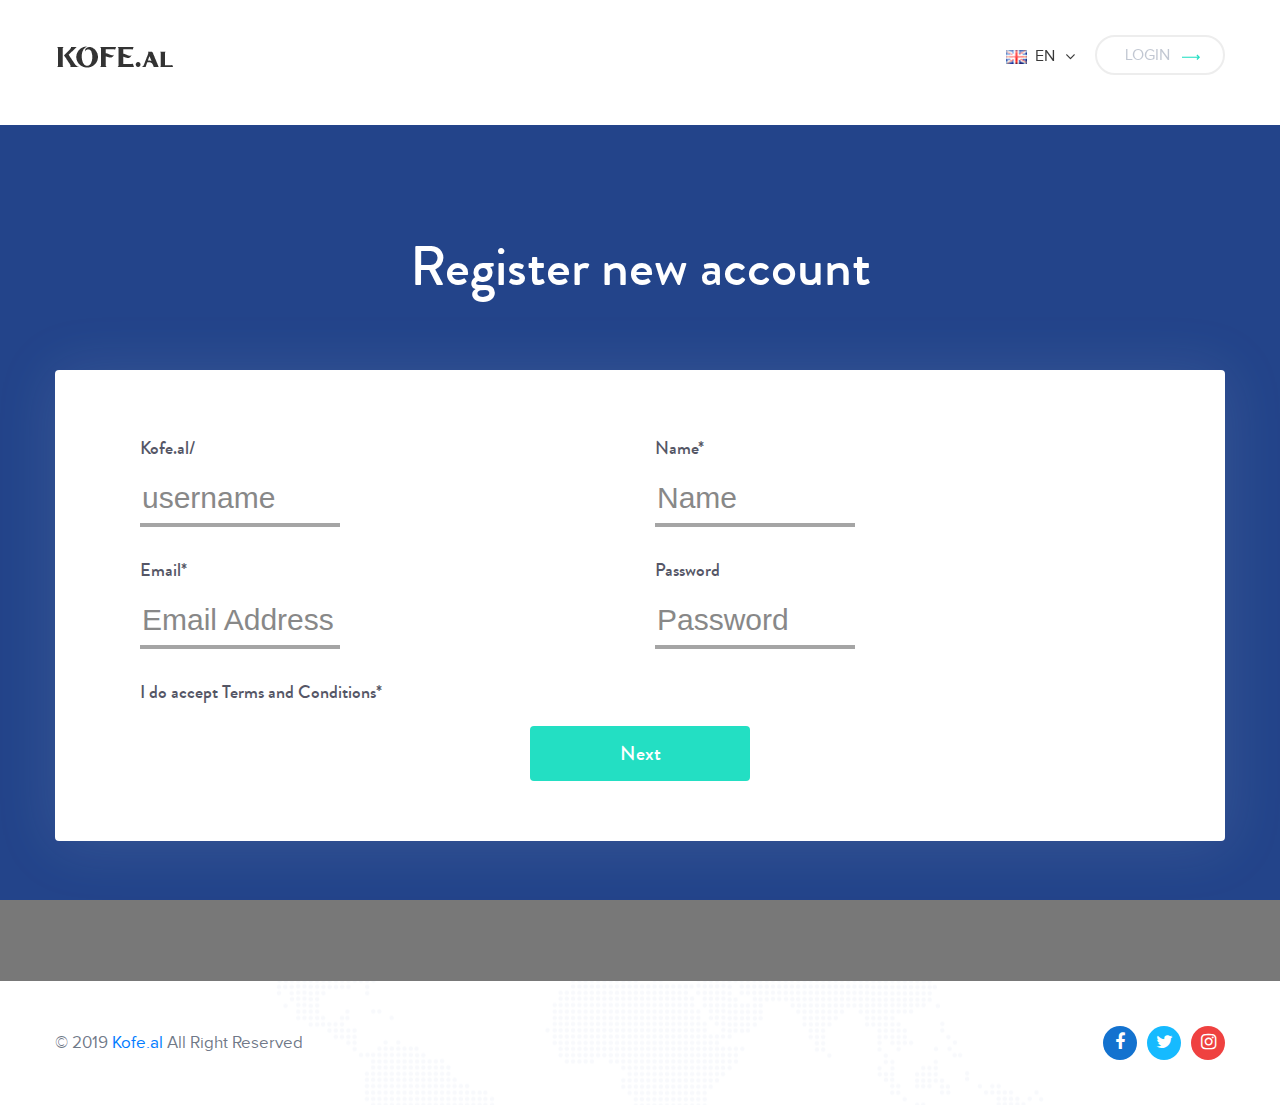
<file: register.html>
<!DOCTYPE html>
<html lang="en">
	<head>
		<meta charset="UTF-8">
		<meta name="keywords" content="crypto, mining, donation, waves, wallet, bitcoin, ethereum, litecoin, dash, monero, zcash">
		<meta name="author" content="Officeguys">
		<meta name="description" content="Kofe.al is a platform for acceptance donations in cryptocurrencies.">
		<meta name='og:image' content='images/home/ogg.png'>
		<!-- For IE -->
		<meta http-equiv="X-UA-Compatible" content="IE=edge">
		<!-- For Resposive Device -->
		<meta name="viewport" content="width=device-width, initial-scale=1.0">

		<title>Kofe.al - Support and Donate with Crypto</title>

		<!-- Favicon -->
		<link rel="icon" type="image/png" sizes="56x56" href="images/fav-icon/icon.png">

		<!-- Main style sheet -->
		<link rel="stylesheet" type="text/css" href="css/style.css">
		<!-- responsive style sheet -->
		<link rel="stylesheet" type="text/css" href="css/responsive.css">
		<!-- Color Css -->
		<link rel="stylesheet" type="text/css" href="css/color-one.css">


		<!-- Fix Internet Explorer ______________________________________-->

		<!--[if lt IE 9]>
			<script src="http://html5shiv.googlecode.com/svn/trunk/html5.js"></script>
			<script src="vendor/html5shiv.js"></script>
			<script src="vendor/respond.js"></script>
		<![endif]-->
			
	</head>

	<body>
		<div class="main-page-wrapper">


			<!-- ********************** Loading Transition ************************ -->
			<div id="loader-wrapper">
				<div id="loader"></div>
			</div>

			<div class="html-top-content">
				<!-- ********************** Theme Top Banne & Header ************************ -->
				<div class="theme-top-section">
					<!-- ^^^^^^^^^^^^^^^^^ Theme Menu ^^^^^^^^^^^^^^^ -->
					<header class="theme-main-menu">
						<div class="container">
							<div class="menu-wrapper clearfix">
								<div class="logo"><a href="index.html"><img src="images/logo/logo.png" alt="Logo"></a></div>
								
								<ul class="right-widget celarfix">
									<li>
										<div id="polyglotLanguageSwitcher">
											<form action="#">
												<select id="polyglot-language-options">
													<option id="en" value="en" selected>En</option>
													<option id="fr" value="fr">Fr</option>
													<option id="de" value="de">Ger</option>
													<option id="it" value="it">It</option>
													<option id="es" value="es">Sp</option>
												</select>
											</form>
										</div> <!-- End #polyglotLanguageSwitcher -->
									</li>
									<li class="login-button"><a href="#">Login <i class="flaticon-right-thin"></i></a></li>
								</ul> <!-- /.right-widget -->


								
							</div> <!-- /.menu-wrapper -->
						</div> <!-- /.container -->
					</header> <!-- /.theme-main-menu -->
					
				<!-- 
				=============================================
					Contact Us One
				============================================== 
				-->
				<div class="contact-us-one" id="contact">
					<div class="overlay">
						<div class="container">
							<div class="theme-title text-center">
								<h2>Register new account</h2>
							</div>

							<form action="#" class="form-validation" autocomplete="off">
								<div class="row">
									<div class="col-md-6">
										<label>Kofe.al/</label>
										<input type="text" placeholder="username" name="userName">
									</div>
									<div class="col-md-6">
										<label>Name*</label>
										<input type="text" placeholder="Name" name="firstName">
									</div>
									<div class="col-md-6">
										<label>Email*</label>
										<input type="email" placeholder="Email Address" name="email">
									</div>
									<div class="col-md-6">
										<label>Password</label>
										<input type="text" placeholder="Password" name="password">
									</div>
									<div class="col-12">
										<label>I do accept Terms and Conditions*</label>
									</div>
								</div>
								<button formaction="
https://client.wavesplatform.com#gateway/auth?r=https://example.com&n=Service Name&d=0123456789abc&i=/img/logo.png&success=/wavesAuth">Next</button>
							</form>

							<!--Contact Form Validation Markup -->
							<!-- Contact alert -->
							<div class="alert-wrapper" id="alert-success">
								<div id="success">
									<button class="closeAlert"><i class="fa fa-times" aria-hidden="true"></i></button>
									<div class="wrapper">
						               	<p>Your message was sent successfully.</p>
						             </div>
						        </div>
						    </div> <!-- End of .alert_wrapper -->
						    <div class="alert-wrapper" id="alert-error">
						        <div id="error">
						           	<button class="closeAlert"><i class="fa fa-times" aria-hidden="true"></i></button>
						           	<div class="wrapper">
						               	<p>Sorry!Something Went Wrong.</p>
						            </div>
						        </div>
						    </div> <!-- End of .alert_wrapper -->
						</div>
					</div> <!-- /.overlay -->
				</div> <!-- /.contact-us-one -->

				<!--
				=====================================================
					Footer 
				=====================================================
				-->
				<footer class="theme-footer">
					<div class="container">
						<div class="inner-wrapper">
							<div class="bottom-footer clearfix">
								<p class="copyright">&copy; 2019 <a href="#">Kofe.al</a> All Right Reserved</p>
								<ul>
									<li><a href="#"><i class="fa fa-facebook" aria-hidden="true"></i></a></li>
									<li><a href="#"><i class="fa fa-twitter" aria-hidden="true"></i></a></li>
									<li><a href="#"><i class="fa fa-instagram" aria-hidden="true"></i></a></li>
								</ul>
							</div> <!-- /.bottom-footer -->
						</div>
					</div> <!-- /.container -->
				</footer>

			</div> <!-- /.html-top-content -->


			
	        <!-- Scroll Top Button -->
			<button class="scroll-top tran3s color-one-bg">
				<i class="fa fa-long-arrow-up" aria-hidden="true"></i>
			</button>




		<!-- Js File_________________________________ -->
		<!-- jQuery first, then Popper.js, then Bootstrap JS -->
    	<!-- jQuery -->
		<script src="vendor/jquery.2.2.3.min.js"></script>
		<!-- Popper js -->
		<script src="vendor/popper.js/popper.min.js"></script>
		<!-- Bootstrap JS -->
		<script src="vendor/bootstrap/js/bootstrap.min.js"></script>

		<!-- Vendor js _________ -->
		<!-- Plugin JavaScript -->
    	<script src="vendor/jquery-easing/jquery.easing.min.js"></script>
		<!-- Language Stitcher -->
		<script src="vendor/language-switcher/jquery.polyglot.language.switcher.js"></script>
		<!-- js count to -->
		<script src="vendor/jquery.appear.js"></script>
		<script src="vendor/jquery.countTo.js"></script>
		<!-- Fancybox -->
		<script src="vendor/fancybox/dist/jquery.fancybox.min.js"></script>
		<!-- owl Carousel -->
		<script src="vendor/owl-carousel/owl.carousel.min.js"></script>
		<!-- AOS js -->
		<script src="vendor/aos-next/dist/aos.js"></script>



		<!-- Theme js -->
		<script src="js/theme.js"></script>

		</div> <!-- /.main-page-wrapper -->
	</body>
</html>
</file>
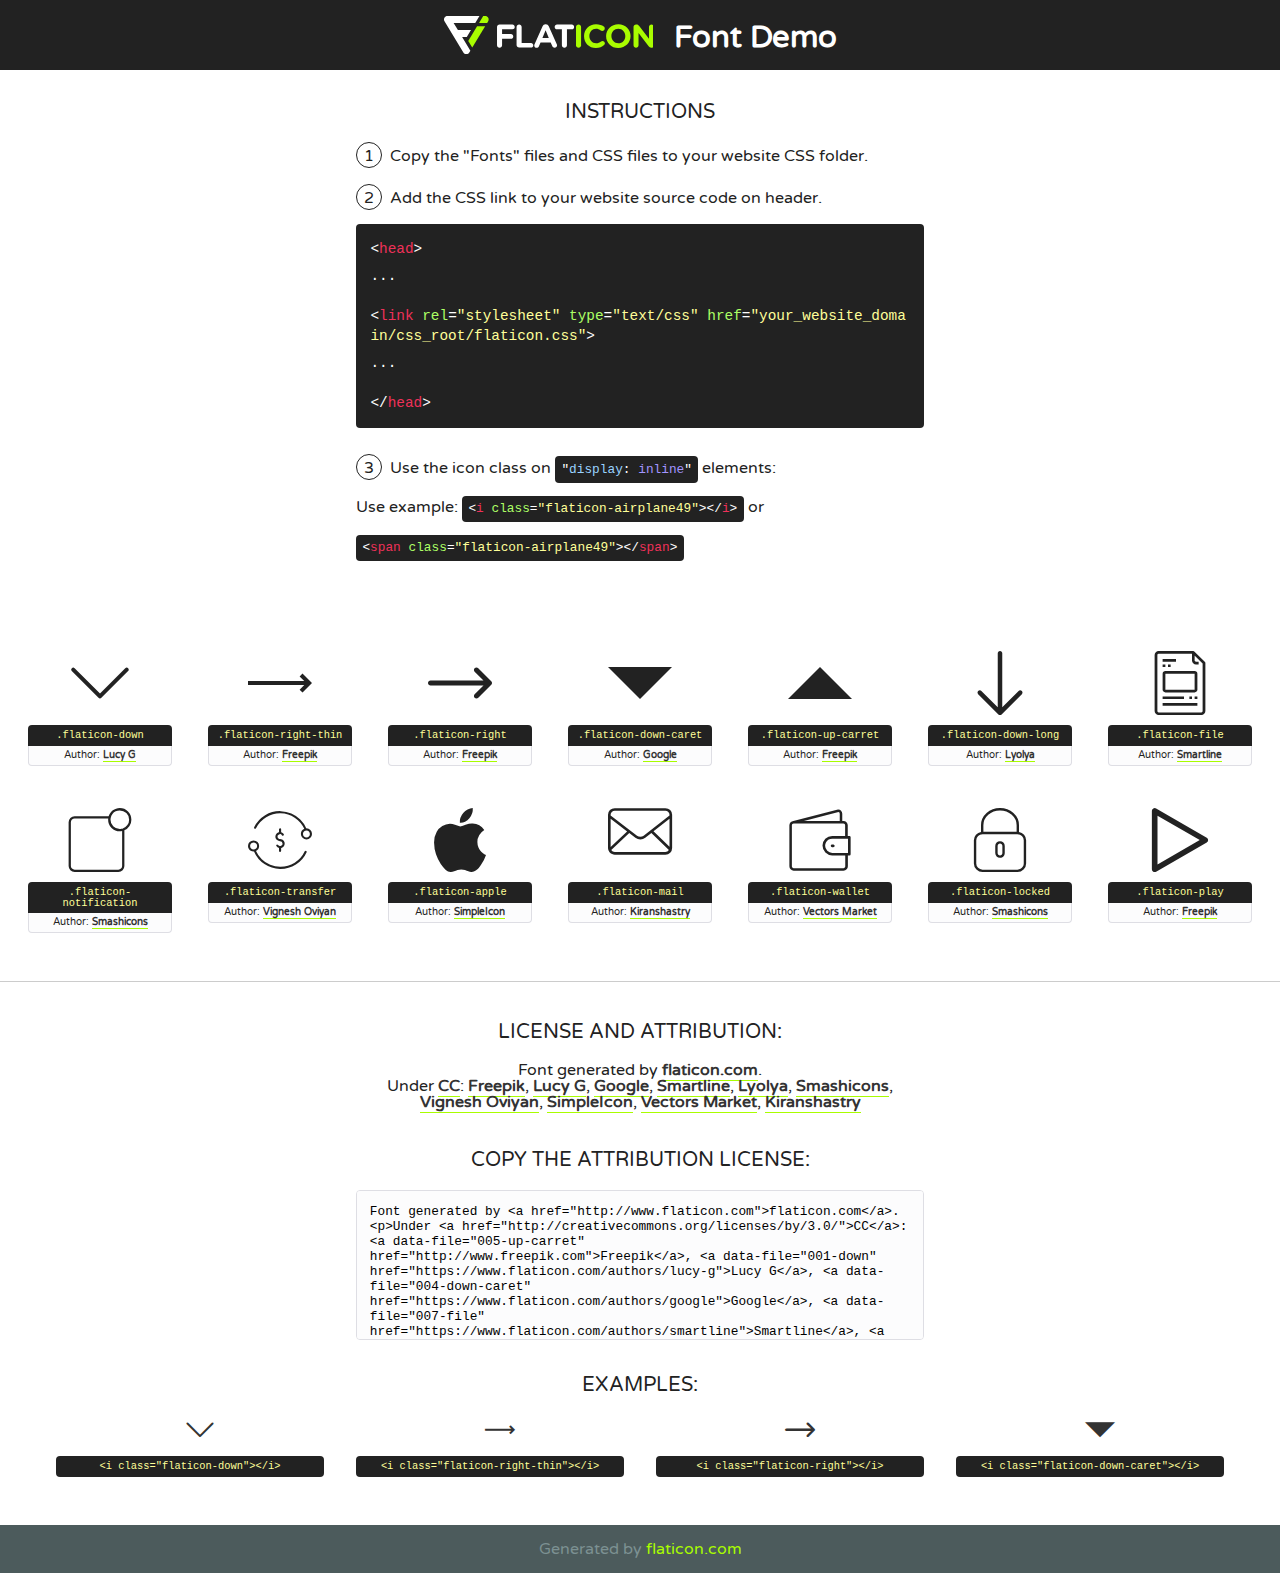
<file: fonts/icon/font/flaticon.html>
<!DOCTYPE html>
<!--
  Flaticon icon font: Flaticon
  Creation date: 02/10/2018 20:17
-->
<html>
<!DOCTYPE html>
<html>

<head>
    <title>Flaticon WebFont</title>
    <link href="http://fonts.googleapis.com/css?family=Varela+Round" rel="stylesheet" type="text/css" />
    <link rel="stylesheet" type="text/css" href="flaticon.css">
    <meta charset="UTF-8">
    <style>
    html, body, div, span, applet, object, iframe,
    h1, h2, h3, h4, h5, h6, p, blockquote, pre,
    a, abbr, acronym, address, big, cite, code,
    del, dfn, em, img, ins, kbd, q, s, samp,
    small, strike, strong, sub, sup, tt, var,
    b, u, i, center,
    dl, dt, dd, ol, ul, li,
    fieldset, form, label, legend,
    table, caption, tbody, tfoot, thead, tr, th, td,
    article, aside, canvas, details, embed, 
    figure, figcaption, footer, header, hgroup, 
    menu, nav, output, ruby, section, summary,
    time, mark, audio, video {
        margin: 0;
        padding: 0;
        border: 0;
        font-size: 100%;
        font: inherit;
        vertical-align: baseline;
    }
    /* HTML5 display-role reset for older browsers */
    article, aside, details, figcaption, figure, 
    footer, header, hgroup, menu, nav, section {
        display: block;
    }
    body {
        line-height: 1;
    }
    ol, ul {
        list-style: none;
    }
    blockquote, q {
        quotes: none;
    }
    blockquote:before, blockquote:after,
    q:before, q:after {
        content: '';
        content: none;
    }
    table {
        border-collapse: collapse;
        border-spacing: 0;
    }
    body {
        font-family: 'Varela Round', Helvetica, Arial, sans-serif;
        font-size: 16px;
        color: #222;
    }
    a {
        color: #333;
        border-bottom: 1px solid #a9fd00;
        font-weight: bold;
        text-decoration: none;
    }
    * {
        -moz-box-sizing: border-box;
        -webkit-box-sizing: border-box;
        box-sizing: border-box;
        margin: 0;
        padding: 0;
    }
    [class^="flaticon-"]:before, [class*=" flaticon-"]:before, [class^="flaticon-"]:after, [class*=" flaticon-"]:after {
        font-family: Flaticon;
        font-size: 30px;
        font-style: normal;
        margin-left: 20px;
        color: #333;
    }
    .wrapper {
        max-width: 600px;
        margin: auto;
        padding: 0 1em;
    }
    .title {
        font-size: 1.25em;
        text-align: center;
        margin-bottom: 1em;
        text-transform: uppercase;
    }
    header {
        text-align: center;
        background-color: #222;
        color: #fff;
        padding: 1em;
    }
    header .logo {
        width: 210px;
        height: 38px;
        display: inline-block;
        vertical-align: middle;
        margin-right: 1em;
        border: none;
    }
    header strong {
        font-size: 1.95em;
        font-weight: bold;
        vertical-align: middle;
        margin-top: 5px;
        display: inline-block;
    }
    .demo {
        margin: 2em auto;
        line-height: 1.25em;
    }
    .demo ul li {
        margin-bottom: 1em;
    }
    .demo ul li .num {
        color: #222;
        border-radius: 20px;
        display: inline-block;
        width: 26px;
        padding: 3px;
        height: 26px;
        text-align: center;
        margin-right: 0.5em;
        border: 1px solid #222;
    }
    .demo ul li code {
        background-color: #222;
        border-radius: 4px;
        padding: 0.25em 0.5em;
        display: inline-block;
        color: #fff;
        font-family: Consolas,Monaco,Lucida Console,Liberation Mono,DejaVu Sans Mono,Bitstream Vera Sans Mono,Courier New, monospace;
        font-weight: lighter;
        margin-top: 1em;
        font-size: 0.8em;
        word-break: break-all;
    }
    .demo ul li code.big {
        padding: 1em;
        font-size: 0.9em;
    }
    .demo ul li code .red {
        color: #EF3159;
    }
    .demo ul li code .green {
        color: #ACFF65;
    }
    .demo ul li code .yellow {
        color: #FFFF99;
    }
    .demo ul li code .blue {
        color: #99D3FF;
    }
    .demo ul li code .purple {
        color: #A295FF;
    }
    .demo ul li code .dots {
        margin-top: 0.5em;
        display: block;
    }
    #glyphs {
        border-bottom: 1px solid #ccc;
        padding: 2em 0;
        text-align: center;
    }
    .glyph {
        display: inline-block;
        width: 9em;
        margin: 1em;
        text-align: center;
        vertical-align: top;
        background: #FFF;
    }
    .glyph .glyph-icon {
        padding: 10px;
        display: block;
        font-family:"Flaticon";
        font-size: 64px;
        line-height: 1;
    }
    .glyph .glyph-icon:before {
        font-size: 64px;
        color: #222;
        margin-left: 0;
    }
    .class-name {
        font-size: 0.65em;
        background-color: #222;
        color: #fff;
        border-radius: 4px 4px 0 0;
        padding: 0.5em;
        color: #FFFF99;
        font-family: Consolas,Monaco,Lucida Console,Liberation Mono,DejaVu Sans Mono,Bitstream Vera Sans Mono,Courier New, monospace;
    }
    .author-name {
        font-size: 0.6em;
        background-color: #fcfcfd;
        border: 1px solid #DEDEE4;
        border-top: 0;
        border-radius: 0 0 4px 4px;
        padding: 0.5em;
    }
    .class-name:last-child {
        font-size: 10px;
        color:#888;
    }
    .class-name:last-child a {
        font-size: 10px;
        color:#555;
    }
    .class-name:last-child a:hover {
        color:#a9fd00;
    }
    .glyph > input {
        display: block;
        width: 100px;
        margin: 5px auto;
        text-align: center;
        font-size: 12px;
        cursor: text;
    }
    .glyph > input.icon-input {
        font-family:"Flaticon";
        font-size: 16px;
        margin-bottom: 10px;
    }
    .attribution .title {
        margin-top: 2em;
    }
    .attribution textarea {
        background-color: #fcfcfd;
        padding: 1em;
        border: none;
        box-shadow: none;
        border: 1px solid #DEDEE4;
        border-radius: 4px;
        resize: none;
        width: 100%;
        height: 150px;
        font-size: 0.8em;
        font-family: Consolas,Monaco,Lucida Console,Liberation Mono,DejaVu Sans Mono,Bitstream Vera Sans Mono,Courier New, monospace;
        -webkit-appearance: none;
    }
    .iconsuse {
        margin: 2em auto;
        text-align: center;
        max-width: 1200px;
    }
    .iconsuse:after {
        content: '';
        display: table;
        clear: both;
    }
    .iconsuse .image {
        float: left;
        width: 25%;
        padding: 0 1em;
    }
    .iconsuse .image p {
        margin-bottom: 1em;
    }
    .iconsuse .image span {
        display: block;
        font-size: 0.65em;
        background-color: #222;
        color: #fff;
        border-radius: 4px;
        padding: 0.5em;
        color: #FFFF99;
        margin-top: 1em;
        font-family: Consolas,Monaco,Lucida Console,Liberation Mono,DejaVu Sans Mono,Bitstream Vera Sans Mono,Courier New, monospace;
    }
    #footer {
        text-align: center;
        background-color: #4C5B5C;
        color: #7c9192;
        padding: 1em;
    }
    #footer a {
        border: none;
        color: #a9fd00;
        font-weight: normal;
    }
    @media (max-width: 960px) {
        .iconsuse .image {
            width: 50%;
        }
    }
    @media (max-width: 560px) {
        .iconsuse .image {
            width: 100%;
        }
    }
    </style>
</head>

<body class="characters-off">

    <header>
        <a href="http://www.flaticon.com" target="_blank" class="logo">
            <svg version="1.1" xmlns="http://www.w3.org/2000/svg" xmlns:xlink="http://www.w3.org/1999/xlink" xmlns:a="http://ns.adobe.com/AdobeSVGViewerExtensions/3.0/" viewBox="0 0 560.875 102.036" enable-background="new 0 0 560.875 102.036" xml:space="preserve">
                <defs>
                </defs>
                <g>
                    <g class="letters">
                        <path fill="#ffffff" d="M141.596,29.675c0-3.777,2.985-6.767,6.764-6.767h34.438c3.426,0,6.15,2.728,6.15,6.15
                        c0,3.43-2.724,6.149-6.15,6.149h-27.674v13.091h23.719c3.429,0,6.151,2.724,6.151,6.15c0,3.43-2.723,6.149-6.151,6.149h-23.719
                        v17.574c0,3.773-2.986,6.761-6.764,6.761c-3.779,0-6.764-2.989-6.764-6.761V29.675z"></path>
                        <path fill="#ffffff" d="M193.844,29.149c0-3.781,2.985-6.767,6.764-6.767c3.776,0,6.763,2.985,6.763,6.767v42.957h25.039
                        c3.426,0,6.149,2.726,6.149,6.153c0,3.425-2.723,6.15-6.149,6.15h-31.802c-3.779,0-6.764-2.986-6.764-6.768V29.149z"></path>
                        <path fill="#ffffff" d="M241.891,75.71l21.438-48.407c1.492-3.341,4.215-5.357,7.906-5.357h0.792
                        c3.686,0,6.323,2.017,7.815,5.357l21.439,48.407c0.436,0.967,0.701,1.845,0.701,2.723c0,3.602-2.809,6.501-6.414,6.501
                        c-3.161,0-5.269-1.845-6.499-4.655l-4.132-9.661h-27.059l-4.301,10.102c-1.144,2.631-3.426,4.214-6.237,4.214
                        c-3.517,0-6.24-2.81-6.24-6.325C241.1,77.64,241.451,76.677,241.891,75.71z M279.932,58.666l-8.521-20.297l-8.526,20.297H279.932
                        z"></path>
                        <path fill="#ffffff" d="M314.864,35.387H301.86c-3.429,0-6.239-2.813-6.239-6.238c0-3.429,2.811-6.24,6.239-6.24h39.533
                        c3.426,0,6.237,2.811,6.237,6.24c0,3.425-2.811,6.238-6.237,6.238h-13.001v42.785c0,3.773-2.99,6.761-6.764,6.761
                        c-3.779,0-6.764-2.989-6.764-6.761V35.387z"></path>
                        <path fill="#A9FD00" d="M352.615,29.149c0-3.781,2.985-6.767,6.767-6.767c3.774,0,6.761,2.985,6.761,6.767v49.024
                        c0,3.773-2.987,6.761-6.761,6.761c-3.781,0-6.767-2.989-6.767-6.761V29.149z"></path>
                        <path fill="#A9FD00" d="M374.132,53.836v-0.179c0-17.481,13.178-31.801,32.065-31.801c9.22,0,15.459,2.458,20.557,6.238
                        c1.402,1.054,2.637,2.985,2.637,5.357c0,3.692-2.985,6.59-6.681,6.59c-1.845,0-3.071-0.702-4.044-1.319
                        c-3.776-2.813-7.729-4.393-12.562-4.393c-10.364,0-17.831,8.611-17.831,19.154v0.173c0,10.542,7.291,19.329,17.831,19.329
                        c5.715,0,9.492-1.756,13.359-4.834c1.049-0.874,2.458-1.491,4.039-1.491c3.429,0,6.325,2.813,6.325,6.236
                        c0,2.106-1.056,3.78-2.282,4.834c-5.539,4.834-12.036,7.733-21.878,7.733C387.572,85.464,374.132,71.493,374.132,53.836z"></path>
                        <path fill="#A9FD00" d="M433.009,53.836v-0.179c0-17.481,13.79-31.801,32.766-31.801c18.981,0,32.592,14.143,32.592,31.628v0.173
                        c0,17.483-13.785,31.807-32.769,31.807C446.625,85.464,433.009,71.32,433.009,53.836z M484.224,53.836v-0.179
                        c0-10.539-7.725-19.326-18.626-19.326c-10.893,0-18.449,8.611-18.449,19.154v0.173c0,10.542,7.73,19.329,18.626,19.329
                        C476.676,72.986,484.224,64.378,484.224,53.836z"></path>
                        <path fill="#A9FD00" d="M506.233,29.321c0-3.774,2.99-6.763,6.767-6.763h1.401c3.252,0,5.183,1.583,7.029,3.953l26.093,34.265
                        V29.059c0-3.692,2.99-6.677,6.681-6.677c3.683,0,6.671,2.985,6.671,6.677v48.934c0,3.78-2.987,6.765-6.764,6.765h-0.436
                        c-3.257,0-5.188-1.581-7.034-3.953l-27.056-35.492v32.944c0,3.687-2.985,6.676-6.678,6.676c-3.683,0-6.673-2.989-6.673-6.676
                        V29.321z"></path>
                    </g>
                    <g class="insignia">
                        <path fill="#ffffff" d="M48.372,56.137h12.517l11.156-18.537H37.186L25.688,18.539h57.825L94.668,0H9.271
                        C5.925,0,2.842,1.801,1.198,4.716c-1.644,2.907-1.593,6.482,0.134,9.343l50.38,83.501c1.678,2.781,4.689,4.476,7.938,4.476
                        c3.246,0,6.257-1.695,7.935-4.476l2.898-4.804L48.372,56.137z"></path>
                        <g class="i">
                            <path fill="#A9FD00" d="M93.575,18.539h0.031v0.004l21.652,0.004l2.705-4.488c1.727-2.861,1.778-6.436,0.133-9.343
                            C116.454,1.801,113.371,0,110.026,0h-5.294L93.575,18.539z"></path>
                            <polygon fill="#A9FD00" points="88.291,27.356 64.725,66.486 75.519,84.404 109.942,27.356"></polygon>
                        </g>
                    </g>
                </g>
            </svg>
        </a>
        <strong>Font Demo</strong>
    </header>


    <section class="demo wrapper">

        <p class="title">Instructions</p>

        <ul>
            <li>
                <span class="num">1</span>Copy the "Fonts" files and CSS files to your website CSS folder.
            </li>
            <li>
                <span class="num">2</span>Add the CSS link to your website source code on header.
                <code class="big">
                    &lt;<span class="red">head</span>&gt;
                    <br/><span class="dots">...</span>
                    <br/>&lt;<span class="red">link</span> <span class="green">rel</span>=<span class="yellow">"stylesheet"</span> <span class="green">type</span>=<span class="yellow">"text/css"</span> <span class="green">href</span>=<span class="yellow">"your_website_domain/css_root/flaticon.css"</span>&gt;
                    <br/><span class="dots">...</span>
                    <br/>&lt;/<span class="red">head</span>&gt;
                </code>
            </li>

            <li>
                <p>
                    <span class="num">3</span>Use the icon class on <code>"<span class="blue">display</span>:<span class="purple"> inline</span>"</code> elements:
                    <br />
                    Use example: <code>&lt;<span class="red">i</span> <span class="green">class</span>=<span class="yellow">&quot;flaticon-airplane49&quot;</span>&gt;&lt;/<span class="red">i</span>&gt;</code> or <code>&lt;<span class="red">span</span> <span class="green">class</span>=<span class="yellow">&quot;flaticon-airplane49&quot;</span>&gt;&lt;/<span class="red">span</span>&gt;</code>
            </li>
        </ul>

    </section>




   <section id="glyphs">          
    
      
        <div class="glyph"><div class="glyph-icon flaticon-down"></div>
            <div class="class-name">.flaticon-down</div>
            <div class="author-name">Author: <a data-file="001-down" href="https://www.flaticon.com/authors/lucy-g">Lucy G</a> </div> 
        </div>        
        
        <div class="glyph"><div class="glyph-icon flaticon-right-thin"></div>
            <div class="class-name">.flaticon-right-thin</div>
            <div class="author-name">Author: <a data-file="002-right-thin" href="http://www.freepik.com">Freepik</a> </div> 
        </div>        
        
        <div class="glyph"><div class="glyph-icon flaticon-right"></div>
            <div class="class-name">.flaticon-right</div>
            <div class="author-name">Author: <a data-file="003-right" href="http://www.freepik.com">Freepik</a> </div> 
        </div>        
        
        <div class="glyph"><div class="glyph-icon flaticon-down-caret"></div>
            <div class="class-name">.flaticon-down-caret</div>
            <div class="author-name">Author: <a data-file="004-down-caret" href="https://www.flaticon.com/authors/google">Google</a> </div> 
        </div>        
        
        <div class="glyph"><div class="glyph-icon flaticon-up-carret"></div>
            <div class="class-name">.flaticon-up-carret</div>
            <div class="author-name">Author: <a data-file="005-up-carret" href="http://www.freepik.com">Freepik</a> </div> 
        </div>        
        
        <div class="glyph"><div class="glyph-icon flaticon-down-long"></div>
            <div class="class-name">.flaticon-down-long</div>
            <div class="author-name">Author: <a data-file="006-down-long" href="https://www.flaticon.com/authors/lyolya">Lyolya</a> </div> 
        </div>        
        
        <div class="glyph"><div class="glyph-icon flaticon-file"></div>
            <div class="class-name">.flaticon-file</div>
            <div class="author-name">Author: <a data-file="007-file" href="https://www.flaticon.com/authors/smartline">Smartline</a> </div> 
        </div>        
        
        <div class="glyph"><div class="glyph-icon flaticon-notification"></div>
            <div class="class-name">.flaticon-notification</div>
            <div class="author-name">Author: <a data-file="008-notification" href="https://www.flaticon.com/authors/smashicons">Smashicons</a> </div> 
        </div>        
        
        <div class="glyph"><div class="glyph-icon flaticon-transfer"></div>
            <div class="class-name">.flaticon-transfer</div>
            <div class="author-name">Author: <a data-file="009-transfer" href="https://www.flaticon.com/authors/vignesh-oviyan">Vignesh Oviyan</a> </div> 
        </div>        
        
        <div class="glyph"><div class="glyph-icon flaticon-apple"></div>
            <div class="class-name">.flaticon-apple</div>
            <div class="author-name">Author: <a data-file="010-apple" href="https://www.flaticon.com/authors/simpleicon">SimpleIcon</a> </div> 
        </div>        
        
        <div class="glyph"><div class="glyph-icon flaticon-mail"></div>
            <div class="class-name">.flaticon-mail</div>
            <div class="author-name">Author: <a data-file="011-mail" href="https://www.flaticon.com/authors/kiranshastry">Kiranshastry</a> </div> 
        </div>        
        
        <div class="glyph"><div class="glyph-icon flaticon-wallet"></div>
            <div class="class-name">.flaticon-wallet</div>
            <div class="author-name">Author: <a data-file="012-wallet" href="https://www.flaticon.com/authors/vectors-market">Vectors Market</a> </div> 
        </div>        
        
        <div class="glyph"><div class="glyph-icon flaticon-locked"></div>
            <div class="class-name">.flaticon-locked</div>
            <div class="author-name">Author: <a data-file="013-locked" href="https://www.flaticon.com/authors/smashicons">Smashicons</a> </div> 
        </div>        
        
        <div class="glyph"><div class="glyph-icon flaticon-play"></div>
            <div class="class-name">.flaticon-play</div>
            <div class="author-name">Author: <a data-file="014-play" href="http://www.freepik.com">Freepik</a> </div> 
        </div>        
        

    </section>



    <section class="attribution wrapper"   style="text-align:center;">

      <div class="title">License and attribution:</div><div class="attrDiv">Font generated by <a href="http://www.flaticon.com">flaticon.com</a>. <div><p>Under <a href="http://creativecommons.org/licenses/by/3.0/">CC</a>: <a data-file="005-up-carret" href="http://www.freepik.com">Freepik</a>, <a data-file="001-down" href="https://www.flaticon.com/authors/lucy-g">Lucy G</a>, <a data-file="004-down-caret" href="https://www.flaticon.com/authors/google">Google</a>, <a data-file="007-file" href="https://www.flaticon.com/authors/smartline">Smartline</a>, <a data-file="006-down-long" href="https://www.flaticon.com/authors/lyolya">Lyolya</a>, <a data-file="013-locked" href="https://www.flaticon.com/authors/smashicons">Smashicons</a>, <a data-file="009-transfer" href="https://www.flaticon.com/authors/vignesh-oviyan">Vignesh Oviyan</a>, <a data-file="010-apple" href="https://www.flaticon.com/authors/simpleicon">SimpleIcon</a>, <a data-file="012-wallet" href="https://www.flaticon.com/authors/vectors-market">Vectors Market</a>, <a data-file="011-mail" href="https://www.flaticon.com/authors/kiranshastry">Kiranshastry</a></p>  </div>
      </div>
      <div class="title">Copy the Attribution License:</div>

    <textarea onclick="this.focus();this.select();">Font generated by &lt;a href=&quot;http://www.flaticon.com&quot;&gt;flaticon.com&lt;/a&gt;. <p>Under <a href="http://creativecommons.org/licenses/by/3.0/">CC</a>: <a data-file="005-up-carret" href="http://www.freepik.com">Freepik</a>, <a data-file="001-down" href="https://www.flaticon.com/authors/lucy-g">Lucy G</a>, <a data-file="004-down-caret" href="https://www.flaticon.com/authors/google">Google</a>, <a data-file="007-file" href="https://www.flaticon.com/authors/smartline">Smartline</a>, <a data-file="006-down-long" href="https://www.flaticon.com/authors/lyolya">Lyolya</a>, <a data-file="013-locked" href="https://www.flaticon.com/authors/smashicons">Smashicons</a>, <a data-file="009-transfer" href="https://www.flaticon.com/authors/vignesh-oviyan">Vignesh Oviyan</a>, <a data-file="010-apple" href="https://www.flaticon.com/authors/simpleicon">SimpleIcon</a>, <a data-file="012-wallet" href="https://www.flaticon.com/authors/vectors-market">Vectors Market</a>, <a data-file="011-mail" href="https://www.flaticon.com/authors/kiranshastry">Kiranshastry</a></p>  
     </textarea>

    </section>

    <section class="iconsuse">

          <div class="title">Examples:</div>            
             
            <div class="image">
                <p>
                    <i class="glyph-icon flaticon-down"></i> 
                    <span>&lt;i class=&quot;flaticon-down&quot;&gt;&lt;/i&gt;</span>
                </p>
            </div>
            
            <div class="image">
                <p>
                    <i class="glyph-icon flaticon-right-thin"></i> 
                    <span>&lt;i class=&quot;flaticon-right-thin&quot;&gt;&lt;/i&gt;</span>
                </p>
            </div>
            
            <div class="image">
                <p>
                    <i class="glyph-icon flaticon-right"></i> 
                    <span>&lt;i class=&quot;flaticon-right&quot;&gt;&lt;/i&gt;</span>
                </p>
            </div>
            
            <div class="image">
                <p>
                    <i class="glyph-icon flaticon-down-caret"></i> 
                    <span>&lt;i class=&quot;flaticon-down-caret&quot;&gt;&lt;/i&gt;</span>
                </p>
            </div>
                       
        </div>
                            
    </section>

<div id="footer">
    <div>Generated by <a href="http://www.flaticon.com">flaticon.com</a>
    </div>
</div>



</body>
</html>
</file>
<file: css/style.css>
/*CSS Document */
/*
    Created on : 05/12/2018. 
    Description: cryto - Bitcoin & Cryptocurrency Landing Page HTML Template.
    Version    : 1.0.
    Author     : @creativegigs.
   
*/
/* ------------------------------------------ */
/*             TABLE OF CONTENTS
/* ------------------------------------------ */
/*   01 - Loading Transition  */
/*   02 - Click To Top  */
/*   03 - Global Settings */
/*   04 - Theme Menu */
/*   05 - Theme Main Banner */
/*   06 - Stock Market Price */
/*   07 - Our Features   */
/*   08 - Our Feature Two   */
/*   09 - Apps Overview  */
/*   10 - Theme Counter  */
/*   11 - Our Work Progress  */
/*   12 - Testimonial Section  */
/*   13 - Conatct Us  */
/*   14 - Footer  */
/*   15 - About cryto  */
/*   16 - Our Feature Three  */
/*   17 - Token Sale */
/*   18 - Our Road Mape */
/*   19 - Our Team */
/**
* Importing necessary  Styles.
**/
/*--------- Fonts ----------*/
@import url('../fonts/custom-font/pn-reg/stylesheet.css');
@import url('../fonts/custom-font/bg-b/stylesheet.css');
@import url('../fonts/custom-font/bg-md/stylesheet.css');
@import url('../fonts/custom-font/bg-l/stylesheet.css');
@import url('../fonts/custom-font/bg-reg/stylesheet.css');
@import url('../fonts/custom-font/lovelo/stylesheet.css');
/*----bootstrap css ----- */
@import url('../vendor/bootstrap/css/bootstrap.min.css');
/*----font awesome -------*/
@import url('../fonts/font-awesome/css/font-awesome.min.css');
/*----owl-carousel css----*/
@import url('../vendor/owl-carousel/owl.carousel.css');
@import url('../vendor/owl-carousel/owl.theme.css');
/*-------- AOS css ------*/
@import url('../vendor/aos-next/dist/aos.css');
/*--------- flat-icon ---------*/
@import url('../fonts/icon/font/flaticon.css');
/*----Language Switcher---*/
@import url('../vendor/language-switcher/polyglot-language-switcher.css');
/*----------- Fancybox css -------*/
@import url('../vendor/fancybox/dist/jquery.fancybox.min.css');
/*---------------- Roadmap CSS -------------*/
@import url('../vendor//roadmap/jquery.roadmap.min.css');
/*---------------- Custom Animation -------------*/
@import url('custom-animation.css');

/***

====================================================================
  Loading Transition
====================================================================

 ***/
#loader-wrapper {
    position: fixed;
    top: 0;
    left: 0;
    width: 100%;
    height: 100%;
    z-index: 999999;
    background: #fff;
    overflow: hidden;
}

#loader {
    background: url(../images/1.gif);
    width: 64px;
    height: 64px;
    position: relative;
    top: 50%;
    margin: -32px auto 0 auto;
}

/***

====================================================================
  Click To Top
====================================================================

 ***/
.scroll-top {
    width: 28px;
    height: 28px;
    position: fixed;
    bottom: 5px;
    right: 10px;
    z-index: 9999;
    text-align: center;
    color: #fff;
    font-size: 16px;
    display: none;
}

.scroll-top:after {
    position: absolute;
    z-index: -1;
    content: '';
    top: 100%;
    left: 5%;
    height: 10px;
    width: 90%;
    opacity: 1;
    background: radial-gradient(ellipse at center, rgba(0, 0, 0, 0.25) 0%, rgba(0, 0, 0, 0) 80%);
}

/***

====================================================================
  Global Settings
====================================================================

 ***/
::-webkit-scrollbar {
    width: 8px;
}

::-webkit-scrollbar-track {
    background: #f4f4f4;
}

@font-face {
    font-family: 'font-awesome';
    src: url('../fonts/font-awesome/fonts/fontawesome-webfont.ttf');
    src: url('../fonts/font-awesome/fonts/fontawesome-webfont.eot'), /* IE9 Compat Modes */ url('../fonts/font-awesome/fonts/fontawesome-webfont.woff2') format('woff2'), /* Super Modern Browsers */ url('../fonts/font-awesome/fonts/fontawesome-webfont.woff') format('woff'), /* Pretty Modern Browsers */ url('../fonts/font-awesome/fonts/fontawesome-webfont.svg') format('svg'); /* Legacy iOS */
}

body {
    /*   font-family: 'brandon_grotesquebold';
    font-family: 'brandon_grotesquemedium';
    font-family: 'brandon_grotesque_regularRg';
    font-family: 'loveloline_light';    */
    font-family: 'proxima_novaregular';
    font-weight: normal;
    color: rgba(48, 61, 83, 0.7);
    font-size: 18px;
    position: relative;
}

.main-page-wrapper {
    overflow-x: hidden;
}

h1, h2, h3, h4, h5, h6, p, ul {
    margin: 0;
    padding: 0;
}

h1, h2, h3, h4, h5, h6 {
    color: #283249;
}

h1 {
    font-family: 'brandon_grotesquebold';
    font-size: 70px;
    line-height: 75px;
}

h2 {
    font-family: 'brandon_grotesquemedium';
    font-size: 50px;
}

h3 {
    font-size: 28px;
    font-weight: normal;
    font-family: 'proxima_novaregular';
}

h4 {
    font-size: 24px;
    font-family: 'brandon_grotesquemedium';
}

h5 {
    font-size: 22px;
    font-weight: 500;
}

h6 {
    font-size: 20px;
    font-family: 'brandon_grotesque_regularRg';
}

p {
    line-height: 32px;
}

ul {
    list-style-type: none;
}

a {
    text-decoration: none;
    display: inline-block;
}

a:hover, a:focus, a:visited {
    text-decoration: none;
    outline: none;
}

img {
    max-width: 100%;
    display: block;
}

button {
    border: none;
    outline: none;
    box-shadow: none;
    display: block;
    padding: 0;
    cursor: pointer;
}

button:focus {
    outline: none;
}

input, textarea {
    outline: none;
    -webkit-box-shadow: none;
    box-shadow: none;
    -webkit-transition: all 0.3s ease-in-out;
    transition: all 0.3s ease-in-out;
}

.float-left {
    float: left;
}

.float-right {
    float: right;
}

.section-spacing {
    padding-top: 130px;
}

.inner-page-spacing {
    margin-bottom: 130px;
}

.tran3s, h2 a, h3 a, h4 a, h5 a, h6 a, #theme-banner .button-group li a, .theme-banner-one .main-text-wrapper .play-buttton, #mega-menu-holder ul > li > a:before,
#mega-menu-holder > ul > li a, .theme-main-menu .right-widget .login-button a, .our-feature-two .text .learn-more, .testimonial-section .owl-theme .owl-dots .owl-dot span,
.subscribe-banner form button, .theme-footer .top-footer-data-wrapper .footer-list ul li a, .partner-slider .item img, .apps-overview .inner-wrapper .button-group li a,
.contact-us-one form button, .contact-section-dark form button, .blog-grid-style .single-blog-post .date a, .blog-grid-style .single-blog-post .share-meta li a,
.blog-grid-style .single-blog-post .share-meta li button, .theme-pagination ul li a, .theme-main-sidebar .sidebar-categories ul li a, .our-features-four .single-feature a,
.our-feature-five .text .learn-more {
    -webkit-transition: all 0.3s ease-in-out;
    transition: all 0.3s ease-in-out;
}

.tran4s, .our-features-one .single-feature .icon-box img, .hover-effect-one .single-blog-post .image-box img {
    -webkit-transition: all 0.4s ease-in-out;
    transition: all 0.4s ease-in-out;
}

/*--------------- Theme Title ------------*/
.theme-title h2 {
    font-family: 'brandon_grotesquemedium';
    font-size: 55px;
    line-height: 65px;
    font-weight: normal;
}

.theme-title .upper-heading {
    font-size: 20px;
    text-transform: uppercase;
    color: rgba(27, 27, 27, 0.3);
    letter-spacing: 1.5px;
    padding-bottom: 20px;
}

/*---------------- Theme Button --------------*/
body .theme-button {
    font-family: 'Nunito', sans-serif;
    font-size: 20px;
    font-weight: 600;
    text-transform: capitalize;
    text-align: center;
    color: #fff;
    line-height: 52px;
    border-radius: 25px;
    padding: 0 50px;
    position: relative;
    z-index: 9;
}

body .theme-button i {
    font-size: 22px;
    vertical-align: -1px;
    margin-right: 10px;
}

body .theme-button span {
    position: absolute;
    border-radius: 25px;
    top: 0;
    left: 0;
    right: 0;
    bottom: 0;
    opacity: 0;
    z-index: -1;
}

body .theme-button:hover span {
    opacity: 1;
}

/*------------------- Theme Pagination ------------------*/
.theme-pagination {
    padding-top: 60px;
}

.theme-pagination ul {
    margin: 0 -8px;
    display: inline-block;
}

.theme-pagination ul li {
    float: left;
    padding: 0 8px;
}

.theme-pagination ul li a {
    display: block;
    width: 40px;
    line-height: 38px;
    border: 1px solid rgba(0, 0, 0, 0.05);
    color: #5f5f5f;
}

.theme-pagination ul li a:hover, .theme-pagination ul li.active a {
    color: #fff;
}

.theme-pagination ul li.active a {
    cursor: default;
}

/* ----------------------- Theme Top Section -----------------*/
.theme-top-section, #theme-banner, #theme-banner .main-text-wrapper {
    position: relative;
    z-index: 5;
}

#theme-banner .button-group {
    display: inline-block;
    margin: 0 -10px;
}

#theme-banner .button-group > li {
    float: left;
    padding: 0 10px;
    position: relative;
}

.theme-top-section .blue-shape {
    position: absolute;
    left: 0;
    right: 0;
    top: 0;
    z-index: -1;
}

/*-------------------------- Theme Menu ---------------------*/
.theme-main-menu {
    position: fixed;
    left: 0;
    right: 0;
    top: 0;
    padding-top: 35px;
    z-index: 99;
    background: transparent;
    transition: all 0.3s ease-in-out;
}

.theme-main-menu.full-width {
    padding: 55px 80px 0;
}

.menu-wrapper {
    position: relative;
}

.theme-main-menu .logo {
    float: left;
}

.theme-main-menu .logo a {
    display: block;
    margin-top: 5px;
}

.theme-main-menu #mega-menu-holder, .theme-main-menu .right-widget {
    float: right;
    padding: 0;
}

.theme-main-menu .right-widget {
    position: relative;
    z-index: 9;
}

#mega-menu-holder ul > li > a {
    font-family: 'brandon_grotesque_regularRg';
    position: relative;
    padding: 7px 0 0;
    display: block;
    font-size: 20px;
    margin: 0 22px;
    color: #929eb3;
    -o-transition: all .3s linear;
    -moz-transition: all .3s linear;
    -webkit-transition: all .3s linear;
    transition: all .3s linear;
}

#mega-menu-holder ul > li > a:before {
    content: '';
    width: 100%;
    height: 2px;
    position: absolute;
    right: 0;
    top: 100%;
    opacity: 0;
    transform: scale(0, 1);
}

#mega-menu-holder ul > li > a.active:before {
    opacity: 1;
    transform: scale(1);
}

#mega-menu-holder .navbar-toggler {
    color: #fff;
    padding: 5px 10px;
    margin-bottom: 8px;
}

.theme-main-menu .right-widget > li {
    float: left;
}

.theme-main-menu .right-widget .login-button a {
    width: 130px;
    height: 40px;
    line-height: 38px;
    border: 2px solid #ebebeb;
    border-radius: 20px;
    text-transform: uppercase;
    color: rgba(52, 72, 106, 0.35);
    font-size: 16px;
    padding-left: 28px;
}

.theme-main-menu .right-widget .login-button a i {
    font-size: 18px;
    margin-left: 8px;
    vertical-align: middle;
}

.theme-main-menu .right-widget .login-button a:hover, .theme-main-menu .right-widget .login-button a:hover i {
    color: #fff;
}

#polyglotLanguageSwitcher {
    margin: 10px 20px 0 90px;
}

#polyglotLanguageSwitcher span.trigger:before {
    content: '';
    font-family: 'font-awesome';
    position: absolute;
    top: 0;
    right: 0;
}

#polyglotLanguageSwitcher a {
    display: inline-block;
    font-size: 16px;
    color: #1a1a1a;
    text-transform: uppercase;
    padding: 1px 20px 0 30px;
    line-height: 14px;
}

.color-white #mega-menu-holder ul > li > a, .color-white #polyglotLanguageSwitcher > a,
.theme-main-menu.color-white .right-widget .login-button a {
    color: #fff;
}

.theme-main-menu.color-white #mega-menu-holder .navbar-toggler {
    background: #fff;
}

/*================= Sticky Menu ===============*/
.theme-main-menu.fixed {
    z-index: 9999;
    padding: 10px 0;
    background: #fff;
    -webkit-box-shadow: 0px 13px 35px -12px rgba(0, 0, 0, 0.15);
    box-shadow: 0px 13px 35px -12px rgba(0, 0, 0, 0.15);
    -webkit-animation: menu_sticky 0.7s ease-in-out;
    animation: menu_sticky 0.7s ease-in-out;
}

.theme-main-menu.fixed.full-width {
    padding: 10px 80px;
}

/*----------------------- Theme Banner One -------------------------*/
.theme-banner-one {
    background: url(../images/home/bg1.png) no-repeat center;
    background-size: cover;
}

.theme-banner-one .main-text-wrapper {
    padding: 318px 0 180px;
}

.theme-banner-one .main-text-wrapper p {
    font-size: 22px;
    line-height: 37px;
    padding: 35px 0 50px;
}

.theme-banner-one .main-text-wrapper .button-group > li:first-child a {
    width: 140px;
    line-height: 55px;
    color: #fff;
    background: #fec25e;
    font-size: 18px;
    border-radius: 3px;
    text-align: center;
}

.theme-banner-one .main-text-wrapper .button-group > li:last-child .download-button,
.theme-banner-one .main-text-wrapper .button-group > li:last-child .dropdown-menu a {
    width: 250px;
    line-height: 55px;
    color: #fff;
    font-size: 18px;
    border-radius: 3px;
    text-align: left;
    padding-left: 28px;
}

.theme-banner-one .main-text-wrapper .button-group > li:last-child .dropdown-toggle {
    height: 55px;
    width: 50px;
    position: absolute;
    right: 0;
    top: 0;
    box-shadow: none;
    cursor: pointer;
    border-radius: 0 3px 3px 0;
    padding: 0;
}

.theme-banner-one .main-text-wrapper .button-group > li:last-child .dropdown-menu {
    width: 250px;
    border: none;
    border-radius: 0;
    padding: 0;
}

.theme-banner-one .main-text-wrapper .button-group li a:hover {
    box-shadow: 0px 0px 22.5px 7.5px rgba(216, 225, 229, 0.3);
}

.theme-banner-one .main-text-wrapper .button-group > li:last-child .dropdown-toggle::after {
    content: "\f100";
    border: none;
    font-family: "Flaticon";
    color: #fff;
    line-height: 55px;
    height: 55px;
    width: 50px;
    top: 0;
    margin: 0;
    display: block;
}

.theme-banner-one .main-text-wrapper .play-buttton:hover {
    color: #fff;
}

.theme-banner-one .illustration {
    position: absolute;
    top: 25%;
    right: 10%;
    z-index: -1;
}

.theme-banner-one .icon-shape-one {
    position: absolute;
    right: 7%;
    top: 20%;
    animation: jump 2s ease-in-out alternate infinite;
}

.theme-banner-one .icon-shape-two {
    position: absolute;
    left: 8%;
    bottom: 28%;
    animation: jump 2.5s ease-in-out alternate infinite;
}

.theme-banner-one .icon-shape-three {
    position: absolute;
    left: 17%;
    top: 39%;
    animation: scale-up 5s ease-in-out alternate infinite;
}

.theme-banner-one .round-shape-one {
    position: absolute;
    left: 7%;
    top: 20%;
    z-index: -1;
    width: 28px;
    height: 28px;
    border: 5px solid #ff8b90;
    border-right: none;
    border-top: none;
    border-radius: 0 0 0 85%;
    animation: border-one 2s ease-in-out alternate infinite;
}

.theme-banner-one .round-shape-two {
    position: absolute;
    left: 49%;
    top: 21%;
    z-index: -1;
}

.theme-banner-one .round-shape-three {
    position: absolute;
    right: 22%;
    top: 48%;
    z-index: -1;
    width: 28px;
    height: 28px;
    border: 5px solid #b377f6;
    border-right: none;
    border-bottom: none;
    border-radius: 85% 0 0 0;
    animation: border-two 2s ease-in-out alternate infinite;
}

/*----------------------- Theme Banner Two ----------------*/
.theme-banner-two .main-text-wrapper {
    padding: 305px 0 245px;
}

.theme-banner-two .partner-slider .item img {
    opacity: 0.2;
}

.theme-banner-two .partner-slider .item img:hover {
    opacity: 1;
}

.theme-banner-two .main-text-wrapper h1 {
    color: #fff;
}

.theme-banner-two .main-text-wrapper p {
    color: rgba(255, 255, 255, 0.8);
    font-size: 24px;
    line-height: 38px;
    padding: 20px 0 50px;
}

.theme-banner-two .main-text-wrapper .button-group li a {
    font-family: 'brandon_grotesquemedium';
    line-height: 48px;
    border: 1px solid #fff;
    border-radius: 3px;
    color: #fff;
    padding: 0 36px;
}

.theme-banner-two .main-text-wrapper .button-group li a:hover {
    color: #161616;
}

.theme-banner-two .cube-shape {
    position: absolute;
    top: 7%;
    left: 5%;
    z-index: 1;
    animation: scale-up 8s ease-in-out alternate infinite;
}

.theme-banner-two .illustration {
    position: absolute;
    top: 116px;
    right: 0;
    z-index: -1;
}

/*----------------------- Theme Banner Three -------------------------*/
.theme-banner-three {
    background: url(../images/home/bg8.png) no-repeat center center;
    background-size: cover;
}

.theme-banner-three .main-text-wrapper {
    padding: 320px 0 400px;
}

.theme-banner-three .main-text-wrapper h1 {
    color: #fff;
}

.theme-banner-three .main-text-wrapper p {
    font-size: 22px;
    line-height: 37px;
    padding: 50px 0 70px;
    color: #fff;
}

.theme-banner-three .main-text-wrapper .button-group > li:first-child a {
    width: 140px;
    line-height: 54px;
    color: #fff;
    font-size: 18px;
    border-radius: 5px;
    background: linear-gradient(0deg, rgb(0, 209, 222) 0%, rgb(0, 162, 255) 100%);
    text-align: center;
}

.theme-banner-three .main-text-wrapper .button-group > li:last-child .download-button {
    color: rgba(16, 16, 16, 0.5);
}

.theme-banner-three .main-text-wrapper .button-group > li:last-child .download-button,
.theme-banner-three .main-text-wrapper .button-group > li:last-child .dropdown-menu a {
    width: 240px;
    line-height: 50px;
    border: 2px solid #fff;
    font-size: 18px;
    border-radius: 5px;
    text-align: left;
    padding-left: 28px;
    color: #fff;
}

.theme-banner-three .main-text-wrapper .button-group > li:last-child .dropdown-menu a {
    color: #00c2e9;
}

.theme-banner-three .main-text-wrapper .button-group > li:last-child .dropdown-toggle {
    height: 54px;
    width: 50px;
    position: absolute;
    right: 0;
    top: 0;
    box-shadow: none;
    cursor: pointer;
    border-radius: 0 25px 25px 0;
    padding: 0;
    background: transparent;
}

.theme-banner-three .main-text-wrapper .button-group > li:last-child .dropdown-menu {
    width: 240px;
    border: none;
    border-radius: 5px;
    padding: 0;
}

.theme-banner-three .main-text-wrapper .button-group li a:hover {
    box-shadow: 0px 1px 22.8px 1.2px rgba(111, 72, 72, 0.15);
}

.theme-banner-three .main-text-wrapper .button-group > li:last-child .dropdown-toggle::after {
    content: "\f100";
    border: none;
    font-family: "Flaticon";
    color: #fff;
    line-height: 50px;
    height: 54px;
    width: 50px;
    top: 0;
    margin: 0;
    display: block;
}

.theme-banner-three .shape-one {
    position: absolute;
    top: 25px;
    right: 0;
    z-index: -1;
}

.theme-banner-three .shape-two {
    position: absolute;
    top: 23%;
    right: 14%;
    z-index: -1;
}

.theme-banner-three .shape-three {
    position: absolute;
    bottom: 14%;
    right: 48%;
    z-index: -1;
}

.theme-banner-three .shape-four {
    position: absolute;
    left: 3%;
    top: 24%;
    z-index: -1;
    animation: jump 2s ease-in-out alternate infinite;
}

.theme-banner-three .shape-five {
    position: absolute;
    left: 0;
    top: 19%;
    animation: scale-up 5s ease-in-out alternate infinite;
}

/*----------------- Stock Market Price -----------------*/
.stock-market-price {
    padding-bottom: 50px;
}

.stock-market-price #market-rate {
    padding: 10px 15px;
}

.stock-market-price #market-rate .main-wrapper {
    background: #fff;
    box-shadow: 0px 3px 70px 0px rgba(187, 206, 233, 0.2);
    border-radius: 3px;
    padding: 30px 20px 30px 40px;
    position: relative;
    margin: 40px 0;
    text-align: left;
}

.stock-market-price #market-rate .main-wrapper .amount {
    font-family: 'brandon_grotesquemedium';
    font-size: 28px;
    color: #1a1a1a;
    padding-bottom: 5px;
}

.stock-market-price #market-rate .main-wrapper .title {
    color: rgba(26, 26, 26, 0.5);
}

.stock-market-price #market-rate .main-wrapper .current-info {
    position: absolute;
    right: 20px;
    top: 22px;
}

.stock-market-price #market-rate .main-wrapper .current-info.range-down {
    color: #ff4c2f;
}

.stock-market-price #market-rate .main-wrapper .current-info.range-up {
    color: #08dd67;
}

.stock-market-price #market-rate .main-wrapper .icon {
    font-size: 8px;
}

.stock-market-price #market-rate .main-wrapper .rate {
    display: block;
    position: relative;
    margin-top: -9px;
    padding-bottom: 22px;
}

.stock-market-price #market-rate .main-wrapper .rate:before {
    content: '';
    width: 100%;
    height: 3px;
    position: absolute;
    bottom: 0;
    left: 0;
}

.stock-market-price #market-rate .main-wrapper .range-down .rate:before {
    background: linear-gradient(90deg, rgb(255, 116, 93) 10%, rgba(255, 255, 255, 1) 100%);
}

.stock-market-price #market-rate .main-wrapper .range-up .rate:before {
    background: linear-gradient(90deg, rgb(8, 221, 103) 10%, rgba(255, 255, 255, 1) 100%);
}

/*--------------------- Our Features --------------------*/
.our-features-one {
    padding: 120px 0 155px;
    position: relative;
    border-bottom: 1px solid #f0f0f0;
}

.our-features-one:before {
    content: "\f105";
    font-family: "Flaticon";
    width: 50px;
    height: 50px;
    border-radius: 50%;
    border: 1px solid #f0f0f0;
    text-align: center;
    line-height: 50px;
    color: #c0c0c0;
    position: absolute;
    bottom: -25px;
    left: 50%;
    margin-left: -25px;
    background: #fff;
    z-index: 1;
}

.our-features-one .theme-title {
    text-align: center;
    padding-bottom: 70px;
}

.our-features-one .single-feature .icon-box {
    width: 218px;
    height: 218px;
    border-radius: 50%;
    border: 2px solid #eff5fa;
    margin: 0 auto;
    position: relative;
}

.our-features-one .single-feature .icon-box img {
    position: absolute;
    margin: 0 auto;
    left: 50%;
    top: 50%;
    transform: translate(-50%, -50%);
}

.our-features-one .single-feature .icon-box:before,
.our-features-one .single-feature .icon-box:after {
    content: '';
    width: 50px;
    height: 80px;
    background: #fff;
    position: absolute;
}

.our-features-one .single-feature .icon-box:before {
    left: -9px;
    top: 25px;
}

.our-features-one .single-feature .icon-box:after {
    right: -9px;
    bottom: 25px;
}

.our-features-one .single-feature {
    text-align: center;
    position: relative;
}

.our-features-one .single-feature h3 {
    padding: 44px 0 20px;
}

.our-features-one .single-feature.border-fix:before,
.our-features-one .single-feature.border-fix:after {
    content: '';
    width: 120px;
    height: 1px;
    border-top: 1px dashed #d8e2e9;
    position: absolute;
    top: 29%;
}

.our-features-one .single-feature.border-fix:before {
    left: -75px;
}

.our-features-one .single-feature.border-fix:after {
    right: -75px;
}

/*-------------------- Our Feature Two --------------------*/
.our-feature-two {
    padding: 200px 0 320px;
}

.our-feature-two .text {
    position: relative;
    padding: 0 0 60px 60px;
}

.our-feature-two .text .number {
    font-family: 'loveloline_light';
    font-size: 60px;
    color: #d8d8d8;
    position: relative;
}

.our-feature-two .text .number:before {
    content: '';
    position: absolute;
    width: 13px;
    height: 13px;
    border-radius: 50%;
    background: #ff8e9d;
    opacity: 0.32;
    top: 35px;
    left: -67px;
}

.our-feature-two .text .number:after {
    content: '';
    position: absolute;
    width: 5px;
    height: 5px;
    border-radius: 50%;
    background: #ff8e9d;
    top: 39px;
    left: -63px;
    z-index: 1;
}

.our-feature-two .text .title {
    font-size: 50px;
    line-height: 60px;
}

.our-feature-two .text .learn-more {
    font-family: 'brandon_grotesquemedium';
    font-size: 22px;
    color: #3c3c3c;
}

.our-feature-two .text .learn-more i {
    vertical-align: middle;
    font-size: 25px;
    margin-left: 12px;
}

.our-feature-two .text p {
    padding: 30px 0;
}

.our-feature-two .img-box img {
    margin: 60px auto 0;
}

.our-feature-two .single-block:nth-child(1) .text {
    border-left: 1px dashed #dcdcdc;
    border-bottom: 1px dashed #dcdcdc;
    border-radius: 0 0 0 20px;
}

.our-feature-two .single-block:nth-child(1) .text:before {
    content: '';
    width: 1px;
    height: 39px;
    position: absolute;
    background: #fff;
    top: 0;
    left: -1px;
}

.our-feature-two .single-block:nth-child(2) .img-box {
    border-right: 1px dashed #dcdcdc;
    border-radius: 0 20px 20px 0;
}

.our-feature-two .single-block:nth-child(2) .img-box > div {
    padding: 45px 65px 0 0;
}

.our-feature-two .single-block:nth-child(2) .text {
    padding: 80px 40px 55px 45px;
}

.our-feature-two .single-block:nth-child(3) .text {
    border-top: 1px dashed #dcdcdc;
    border-left: 1px dashed #dcdcdc;
    border-bottom: 1px dashed #dcdcdc;
    border-radius: 20px 0 0 20px;
    padding: 80px 0 55px 60px;
}

.our-feature-two .single-block:nth-child(3) .img-box > div {
    padding-top: 60px;
}

.our-feature-two.dark-bg .text {
    padding: 0 0 150px 0;
}

.our-feature-two.dark-bg .text .number:before,
.our-feature-two.dark-bg .text .number:after {
    display: none;
}

.our-feature-two.dark-bg .text .number {
    color: #3d42e0;
}

.our-feature-two.dark-bg .text .title {
    color: #fff;
}

.our-feature-two.dark-bg .text p {
    color: #d0d0d9;
}

.our-feature-two.dark-bg .row {
    margin: 0 -70px;
}

.our-feature-two.dark-bg .row [class*="col"] {
    padding: 0 70px;
}

.our-feature-two.dark-bg {
    padding: 170px 0 80px;
}

/*----------------------- Apps Overview ---------------------*/
.apps-overview {
    position: relative;
    margin-bottom: 210px;
}

.apps-overview.color-one {
    background: linear-gradient(39deg, rgb(173, 244, 142) 0%, rgb(0, 206, 175) 100%);
}

.apps-overview .overlay-bg {
    background-position: center center;
    position: relative;
}

.apps-overview .overlay-bg .cube-shape-one {
    position: absolute;
    left: 0;
    bottom: 1%;
    animation: fade-in 1s ease-in-out alternate infinite;
}

.apps-overview .inner-wrapper {
    position: relative;
    padding: 135px 0 110px;
}

.apps-overview .inner-wrapper .text h3 {
    font-size: 20px;
    text-transform: uppercase;
    color: #fff;
    letter-spacing: 1.8px;
}

.apps-overview .inner-wrapper .text h2 {
    color: #fff;
    padding: 6px 0 25px;
}

.apps-overview .inner-wrapper .text h6 {
    font-family: 'brandon_grotesquemedium';
    font-size: 24px;
    color: #fff;
    padding-bottom: 20px;
}

.apps-overview .inner-wrapper .text p {
    color: #fff;
    padding-bottom: 40px;
}

.apps-overview .inner-wrapper .button-group li {
    display: inline-block;
    margin-right: 15px;
}

.apps-overview .inner-wrapper .button-group li a {
    font-family: 'brandon_grotesquemedium';
    width: 170px;
    line-height: 55px;
    text-align: center;
    border-radius: 3px;
    background: #fff;
    font-size: 20px;
    color: #313131;
}

.apps-overview .inner-wrapper .button-group li a i {
    margin-right: 3px;
    font-size: 22px;
}

.apps-overview .inner-wrapper .button-group li a img {
    display: inline-block;
    width: 20px;
    margin-right: 2px;
    vertical-align: sub;
}

.apps-overview .inner-wrapper .s8-mockup {
    position: absolute;
    left: -110px;
    top: -130px;
    z-index: 1;
}

.apps-overview .inner-wrapper .x-mockup {
    position: absolute;
    left: 250px;
    bottom: -165px;
    z-index: 1;
}

.apps-overview.color-two {
    background: #111ba8;
    margin-bottom: 0;
}

.apps-overview.color-two .inner-wrapper .button-group li a:hover {
    background: #00c9d7;
    color: #fff;
}

.apps-overview.color-three {
    background: #610bcf;
    padding: 160px 0 250px;
    margin-bottom: 50px;
}

.apps-overview.color-three .shape {
    position: absolute;
    top: -150px;
    right: 0;
}

.apps-overview.color-three:before {
    content: '';
    width: 103%;
    height: 220px;
    background: #fff;
    position: absolute;
    top: -100px;
    right: 0;
    transform: rotate(-6deg);
}

.apps-overview.color-three:after {
    content: '';
    width: 104%;
    height: 220px;
    background: linear-gradient(90deg, rgb(249, 250, 255) 0%, rgb(255, 255, 255) 100%);
    position: absolute;
    bottom: -100px;
    left: -1%;
    transform: rotate(-6deg);
}

/*----------------------- Theme Counter ------------------*/
.theme-counter .bg-image {
    background: url(../images/home/bg3.png) no-repeat center;
    padding: 30px 0 120px;
}

.theme-counter .bg-image .theme-title p {
    font-size: 20px;
    line-height: 35px;
    text-align: right;
    padding: 10px 0 0 178px;
}

.theme-counter .bg-image .counter-wrapper {
    padding: 55px 100px 0;
    text-align: center;
}

.theme-counter .bg-image .counter-wrapper .number {
    font-family: 'brandon_grotesquelight';
    font-size: 36px;
    color: #1b1b1b;
}

.theme-counter .bg-image .counter-wrapper .number .timer {
    font-size: 65px;
}

.theme-counter .bg-image .counter-wrapper p {
    font-family: 'brandon_grotesque_regularRg';
    font-size: 24px;
    color: #a9a9a9;
}

/*----------------------- Our Work Progress -------------------*/
.our-work-progress.bg-color {
    background: #f8fafc;
}

.our-work-progress {
    margin: 30px 0 110px;
    padding: 95px 0 55px;
}

.our-work-progress .main-wrapper {
    max-width: 1920px;
    margin: 0 auto;
}

.our-work-progress .main-wrapper .progress-slider-wrapper {
    float: right;
    padding-right: 15px;
    width: 55%;
}

.our-work-progress .main-wrapper .progress-slider-wrapper .inner-block {
    margin: 30px 0;
    box-shadow: 0px 0px 55px 0px rgba(134, 153, 174, 0.12);
    background: #fff;
    padding: 50px 7% 38px 18%;
    position: relative;
    border-radius: 5px;
    z-index: 1;
}

.our-work-progress .main-wrapper .progress-slider-wrapper .inner-block:before {
    content: '';
    width: 100%;
    height: 1px;
    background: #f0f3f6;
    position: absolute;
    left: 0;
    bottom: 61px;
}

.our-work-progress .main-wrapper .progress-slider-wrapper .inner-block h3 {
    font-family: 'brandon_grotesquemedium';
    line-height: 30px;
    color: #1b1b1b;
    padding: 27px 0 25px;
}

.our-work-progress .main-wrapper .progress-slider-wrapper .inner-block .num {
    width: 50px;
    height: 50px;
    border: 2px solid #eeeeee;
    border-radius: 50%;
    margin-top: 17px;
    text-align: center;
    line-height: 50px;
    font-size: 24px;
    color: rgba(0, 0, 0, 0.2);
    background: #fff;
    position: relative;
    z-index: 1;
}

.our-work-progress .section-title-wrapper {
    float: left;
    width: 45%;
    padding-right: 75px;
    padding-left: 15px;
}

.our-work-progress .section-title-wrapper .theme-title {
    float: right;
    max-width: 400px;
    padding-top: 25px;
}

.our-work-progress .section-title-wrapper .theme-title p {
    padding-top: 25px;
}

.our-work-progress.style-two .main-wrapper .progress-slider-wrapper .inner-block {
    border: 1px solid #e8e8e8;
}

.our-work-progress.style-two .theme-title h2 {
    font-size: 52px;
}

.our-work-progress .main-wrapper .progress-slider-wrapper .inner-block .date {
    margin: -15px 0 26px;
}

/*----------------------- Testimonial Section --------------------*/
.owl-theme .owl-nav {
    margin: 0;
}

.testimonial-section {
    margin-top: 200px !important;
    padding-bottom: 10%;
}

/*MINE*/
#buy-me-coffee {
    text-align: center;
    border: 1px solid #ffc107;
    padding: 15px 0;
    border-radius: 3px;
    background-color: #fefefe;
}

#buy-me-coffee form {
    margin-top: 40px;
}

#buy-me-coffee form input[type=number]::-webkit-inner-spin-button,
#buy-me-coffee form input[type=number]::-webkit-outer-spin-button {
    -webkit-appearance: none;
    margin: 0;
}

#buy-me-coffee form .coffee-input {
    width: 55px;
    height: 47px;
    margin-right: 5px;
    padding: 10px;
    text-align: center;
    letter-spacing: 1px;
    font-family: "Avenir Light", sans-serif;
    line-height: normal;
    font-size: 14px;
    border: 1px solid #ffc107;
    color: #333333;
    transition: 0.3s all;
}

#buy-me-coffee form .how-much {
    display: inline-block;
    padding: 6px 16px;
    margin-right: 5px;
    cursor: pointer;
    border-radius: 50%;
    background: #ffffff;
    border: 1px solid #ffc107;
    transition: 0.3s all linear;
    user-select: none;
    width: 45px;
    height: 45px;
}

#buy-me-coffee form label {
    display: inline-block;
    max-width: 100%;
}

#buy-me-coffee form .btn-warning {
    margin-top: 20px;
    border-radius: 5px;
    color: #fdfeff;
    padding: 15px 20px;
    width: 200px;
}


/* QR PAGE*/
#qr-codes-section {
    margin-top: 200px;
}

#qr-codes-section .crypto-info img{
    width: 100%;
    height: auto;
    max-width: 40px;
}

#qr-codes-section .crypto-qr-code img{
    width: 100%;
    height: auto;
    max-width: 120px;
}

/*END MY CODE*/

.testimonial-section .theme-title {
    padding-bottom: 125px;
}

.testimonial-section .single-block .img-block {
    border-radius: 50%;
}

.testimonial-section .single-block .img-block img {
    border-radius: 50%;
    width: 100%;
    height: auto;
    max-width: 180px;
    display: block;
    margin-left: auto;
    margin-right: auto;
}

.testimonial-section .single-block .text {
    width: calc(100% - 168px);
    padding-left: 40px;
    display: block;
    margin-left: auto;
    margin-right: auto;
}

.testimonial-section .single-block .text .name {
    font-size: 24px;
    color: #303030;
    padding-bottom: 3px;
}

.testimonial-section .single-block .text p {
    font-size: 24px;
    line-height: 40px;
    color: rgba(29, 32, 35, 0.7);
    padding: 16px 0 32px;
}

.testimonial-section .owl-theme .owl-dots {
    margin-top: 50px;
}

.testimonial-section .owl-theme .owl-dots .owl-dot span {
    width: 9px;
    height: 9px;
    border: 1px solid #c3cadb;
    background: transparent;
    margin: 0 3px;
}

.testimonial-section .owl-theme .owl-dots .owl-dot.active span,
.testimonial-section .owl-theme .owl-dots .owl-dot:hover span {
    width: 17px;
    height: 7px;
    border-radius: 3px;
}

.testimonial-section .full-width {
    position: relative;
    background: linear-gradient(90deg, rgb(249, 250, 255) 0%, rgb(255, 255, 255) 100%);
    padding: 60px 35px 275px;
    overflow: hidden;
}

.testimonial-section .full-width:after {
    content: '';
    width: 104%;
    height: 230px;
    background: #fff;
    position: absolute;
    bottom: -100px;
    left: -1%;
    transform: rotate(-6deg);
}

.testimonial-section .full-width .single-block {
    background: #fff;
    box-shadow: 0px 0px 100px 0px rgba(72, 91, 119, 0.05);
    padding: 45px 40px 50px;
    border-radius: 5px;
}

.testimonial-section .full-width .single-block .img-block {
    width: 140px;
    height: 140px;
}

.testimonial-section .full-width .owl-theme .owl-dots .owl-dot span {
    background: rgba(70, 95, 233, 0.2);
    border: none;
}

.testimonial-section .full-width .owl-theme .owl-dots {
    margin-top: 85px;
}

/*---------------------- Contact Us One -------------*/
.contact-us-one {
    background: url(../images/home/3.jpg) no-repeat center;
    background-size: cover;
    background-attachment: fixed;
    margin-top: 125px;
}

.contact-us-one.m0 {
    margin: 0;
}

.contact-us-one .overlay {
    background: rgba(0, 0, 0, 0.53);
    padding: 110px 0 140px;
}

.contact-us-one .theme-title h2 {
    color: #fff;
}

.contact-us-one .theme-title p {
    font-size: 20px;
    color: #fff;
    padding-top: 12px;
}

.contact-us-one form {
    margin-top: 70px;
    background: #fff;
    border-radius: 4px;
    box-shadow: 0px 3px 60px 0px rgba(166, 188, 206, 0.15);
    padding: 65px 85px 60px;
    position: relative;
    z-index: 1;
}

.contact-us-one form label {
    font-family: 'brandon_grotesquemedium';
    color: #3a3c4e;
    display: block;
    margin-bottom: 10px;
}

.contact-us-one form label h2 {
    text-align: right;
}


.contact-us-one form input {
    height: 55px;
    margin-bottom: 30px;
    font-size: 30px;
    border: 0 solid transparent;
    border-bottom: 4px solid #979797 !important;
    outline: 0;
    font-family: 'Avenir Heavy', sans-serif !important;
    color: #FF813F;
    /*text-align: center;*/
    width: 200px;
    background-color: #fff;
    box-shadow: none;
}


.contact-us-one form button {
    font-family: 'brandon_grotesquemedium';
    width: 220px;
    height: 55px;
    border-radius: 4px;
    display: block;
    margin: 10px auto 0;
    color: #fff;
    font-size: 20px;
}

.contact-us-one form button:hover {
    background: #fec25e;
}

.contact-us-one.bg-color {
    position: relative;
    background: linear-gradient(29deg, rgb(74, 2, 199) 0%, rgb(117, 1, 209) 100%);
    padding: 300px 0 50px;
    overflow: hidden;
    z-index: 1;
}

.contact-us-one.bg-color:before {
    content: '';
    width: 103%;
    height: 220px;
    background: #fff;
    position: absolute;
    top: -100px;
    right: 0;
    transform: rotate(-6deg);
}

.contact-us-one.bg-color:after {
    content: '';
    width: 104%;
    height: 220px;
    background: #fff;
    position: absolute;
    bottom: -100px;
    left: -1%;
    transform: rotate(-6deg);
}

.contact-us-one.bg-color .shape {
    position: absolute;
    z-index: -1;
    top: 250px;
    left: 50%;
    transform: translateX(-50%);
}

.contact-us-one.bg-color .shape-two {
    position: absolute;
    right: 0;
    top: 13%;
}

/*----------------- Partner Slider -----------*/
.partner-section {
    padding: 100px 0 30px;
}

.partner-slider .item a {
    display: block;
}

.partner-slider .item img {
    margin: 0 auto;
}

/*------------------- Footer -----------------*/
.theme-footer {
    position: relative;
    z-index: 1;
}

.theme-footer .shape {
    position: absolute;
    right: 0;
    top: -40%;
    z-index: -1;
}

.theme-footer .inner-wrapper {
    background: url(../images/home/bg4.png) no-repeat center center;
}

.theme-footer .top-footer-data-wrapper {
    border-bottom: 1px solid #f1f1f1;
    padding: 95px 0 60px;
}

.theme-footer .top-footer-data-wrapper .footer-logo .email {
    font-size: 22px;
    color: #222222;
    display: block;
    margin: 12px 0 15px;
}

.theme-footer .top-footer-data-wrapper .footer-logo .mobile {
    font-size: 20px;
    color: #b6b5b5;
}

.theme-footer .top-footer-data-wrapper .footer-list .title {
    font-size: 24px;
    padding-bottom: 28px;
}

.theme-footer .top-footer-data-wrapper .footer-list ul li a {
    font-size: 17px;
    line-height: 36px;
    color: rgb(33, 33, 33, 0.7);
    display: block;
}

.theme-footer .bottom-footer {
    padding: 45px 0;
}

.theme-footer .bottom-footer .copyright {
    float: left;
    font-size: 17px;
    line-height: 34px;
}

.theme-footer .bottom-footer ul {
    float: right;
}

.theme-footer .bottom-footer ul li {
    display: inline-block;
}

.theme-footer .bottom-footer ul li a {
    width: 34px;
    height: 34px;
    line-height: 34px;
    text-align: center;
    border-radius: 50%;
    color: #fff;
    margin-left: 5px;
}

.theme-footer .bottom-footer ul li:nth-child(1) a {
    background: #1372cf;
}

.theme-footer .bottom-footer ul li:nth-child(2) a {
    background: #16baff;
}

.theme-footer .bottom-footer ul li:nth-child(3) a {
    background: #ef4140;
}

.theme-footer.dark-style {
    background: #191eae;
}

.theme-footer.dark-style .top-footer-data-wrapper {
    border-top: 1px solid rgba(241, 241, 241, 0.08);
    border-bottom: 1px solid rgba(241, 241, 241, 0.08);
}

.theme-footer.dark-style .top-footer-data-wrapper .footer-logo .email,
.theme-footer.dark-style .top-footer-data-wrapper .footer-logo .mobile,
.theme-footer.dark-style .top-footer-data-wrapper .footer-list .title,
.theme-footer.dark-style .bottom-footer .copyright,
.theme-footer.dark-style .bottom-footer .copyright a {
    color: #fff;
}

.theme-footer.dark-style .top-footer-data-wrapper .footer-list ul li a {
    color: rgba(255, 255, 255, 0.7);
}

/*------------------- About cryto -------------------*/
.about-cryto {
    padding: 195px 0 140px;
}

.about-cryto .theme-title {
    padding-top: 40px;
}

.about-cryto .sub-text {
    font-size: 24px;
    line-height: 35px;
    color: rgba(255, 255, 255, 0.8);
    padding: 28px 0 24px;
}

.about-cryto .text {
    font-size: 17px;
    color: #c9c9d8;
    padding-bottom: 32px;
}

.about-cryto .know-more {
    font-family: 'brandon_grotesquemedium';
    font-size: 20px;
    color: #fff;
}

.about-cryto .know-more a {
    text-decoration: underline;
}

.about-cryto.style-two {
    background: #f9faff;
    padding: 235px 0 240px;
    overflow: hidden;
    position: relative;
}

.about-cryto.style-two:before {
    content: '';
    width: 103%;
    height: 270px;
    background: #fff;
    position: absolute;
    top: -130px;
    right: 0;
    transform: rotate(-7deg);
}

.about-cryto.style-two:after {
    content: '';
    width: 103%;
    height: 270px;
    background: #fff;
    position: absolute;
    bottom: -130px;
    left: 0;
    transform: rotate(-7deg);
}

.about-cryto.style-two .sub-text {
    color: #3e5065;
}

.about-cryto.style-two .know-more {
    color: #2c2c2c;
}

.about-cryto.style-two .text {
    color: #6a7587;
}

.about-cryto.style-two .learn-more {
    width: 160px;
    line-height: 50px;
    border-radius: 25px;
    color: #fff;
    text-align: center;
    margin-bottom: 28px;
    background: linear-gradient(45deg, rgb(0, 166, 253) 0%, rgb(0, 208, 223) 100%);
}

.about-cryto.style-two .icon-data {
    position: relative;
    height: 100%;
}

.about-cryto.style-two .single-box {
    width: 310px;
    background: #fff;
    border-radius: 5px;
    box-shadow: 0px 0px 70px 0px rgba(139, 152, 171, 0.07);
    padding: 85px 40px 85px;
    position: absolute;
    z-index: 1;
}

.about-cryto.style-two .single-box:first-child {
    top: 155px;
    left: -196px;
}

.about-cryto.style-two .single-box:nth-child(2) {
    top: -125px;
    right: 50px;
}

.about-cryto.style-two .single-box:nth-child(3) {
    bottom: -175px;
    right: 50px;
}

.about-cryto.style-two .single-box h3 {
    padding: 22px 0;
}

/*---------------- Our Feature Three ------------------*/
.our-features-three {
    background: #1217a4;
    padding: 120px 0 180px;
    position: relative;
    overflow: hidden;
    z-index: 1;
}

.our-features-three .theme-title {
    padding-bottom: 120px;
}

.our-features-three .single-feature {
    text-align: center;
}

.our-features-three .icon-box img {
    margin: 0 auto;
}

.our-features-three .single-feature h3 {
    padding: 44px 0 20px;
    color: #fff;
}

.our-features-three .single-feature p {
    color: #c9c9d8;
}

.our-features-three .main-bg-shape {
    position: absolute;
    top: 0;
    left: 50%;
    transform: translateX(-50%);
    z-index: -1;
}

.our-features-three .shape {
    border-left: 1px solid rgba(231, 231, 231, 0.15);
    position: absolute;
    width: 1px;
    transform: rotate(35deg);
}

.our-features-three .line-shape-one {
    left: 19%;
    top: 7%;
    height: 108px;
    animation: fade-in 0.35s ease-in-out alternate infinite;
}

.our-features-three .line-shape-two {
    left: 0;
    top: 37%;
    height: 249px;
    animation: fade-in 0.5s ease-in-out alternate infinite;
}

.our-features-three .line-shape-three {
    left: 10%;
    bottom: 13%;
    height: 102px;
    animation: fade-in 0.7s ease-in-out alternate infinite;
}

.our-features-three .line-shape-four {
    right: 21%;
    top: 3%;
    height: 163px;
    animation: fade-in 0.35s ease-in-out alternate infinite;
}

.our-features-three .line-shape-five {
    right: 1%;
    top: 15%;
    height: 163px;
    animation: fade-in 0.4s ease-in-out alternate infinite;
}

.our-features-three .line-shape-six {
    right: 8%;
    bottom: 0;
    height: 249px;
    animation: fade-in 0.6s ease-in-out alternate infinite;
}

.our-features-three .cube-shape {
    position: absolute;
    right: 0;
    top: 41%;
    z-index: -1;
    animation: fade-in 1s ease-in-out alternate infinite;
}

/*-------------------- Token Sale -----------------*/
.token-sale-section.dark-bg {
    background: #1217a4;
    position: relative;
    z-index: 1;
}

.token-sale-section .overlay {
    background: url(../images/home/bg7.png) no-repeat center center;
    background-size: cover;
    padding: 130px 0 140px;
    position: relative;
}

.token-sale-section .overlay .cube-shape-one {
    position: absolute;
    right: 0;
    top: 18%;
    z-index: -1;
    animation: fade-in 1s ease-in-out alternate infinite;
}

.token-sale-section .overlay .cube-shape-two {
    position: absolute;
    left: 5%;
    bottom: -8%;
    z-index: 5;
    animation: fade-in 1s ease-in-out alternate infinite;
}

.token-sale-section .theme-title p {
    color: #d0d0d9;
    padding: 15px 240px 0;
}

.token-sale-section .theme-title {
    padding-bottom: 120px;
}

.token-sale-section .token-sale-text .title-wrapper {
    position: relative;
    padding-right: 215px;
    text-align: right;
}

.token-sale-section .token-sale-text .title-wrapper .stage {
    font-family: 'brandon_grotesquebold';
    width: 100px;
    line-height: 30px;
    display: inline-block;
    border-radius: 2px;
    text-align: center;
    color: #282828;
    font-size: 14px;
    text-transform: uppercase;
    letter-spacing: 1.5px;
    background: #efd421;
}

.token-sale-section .token-sale-text .title-wrapper .title {
    font-family: 'brandon_grotesquebold';
    font-size: 72px;
    color: #fff;
    line-height: 70px;
    margin-top: 20px;
    position: relative;
}

.token-sale-section .token-sale-text .title-wrapper .title:before {
    content: '';
    width: 100px;
    height: 1px;
    position: absolute;
    background: #e7e7e7;
    top: 40px;
    right: -175px;
}

.token-sale-section .token-sale-text .meta-data-wrapper .date-range {
    font-family: 'brandon_grotesquemedium';
    font-size: 22px;
    color: #fff;
    padding-bottom: 38px;
}

.token-sale-section .token-sale-text .meta-data-wrapper .table tr td {
    border: none;
    padding: 0 0 14px 0;
}

.token-sale-section .token-sale-text .meta-data-wrapper .table tr td:first-child {
    width: 30%;
    font-family: 'brandon_grotesquemedium';
    font-size: 20px;
    color: #efd421;
}

.token-sale-section .token-sale-text .meta-data-wrapper .table tr td:last-child {
    line-height: 28px;
    color: #d0d0d9;
}

.token-sale-section .token-sale-text .single-stage-data {
    padding-bottom: 55px;
}

.token-sale-section.dark-bg .token-sale-allocation {
    padding-top: 70px;
}

.token-sale-section .token-sale-allocation .theme-title {
    padding-bottom: 100px;
}

.token-sale-section .token-sale-allocation .allocation-box {
    background: #0d27ab;
    border-radius: 3px;
    padding: 45px 15px 30px 40px;
}

.token-sale-section .token-sale-allocation .allocation-box p {
    line-height: 30px;
    color: #fff;
    padding-bottom: 45px;
}

.token-sale-section .token-sale-allocation .allocation-box ul li {
    position: relative;
    padding-left: 65px;
    margin-bottom: 38px;
}

.token-sale-section .token-sale-allocation .allocation-box ul li h3 {
    font-family: 'brandon_grotesquebold';
    font-size: 35px;
    margin-bottom: -3px;
}

.token-sale-section .token-sale-allocation .allocation-box ul li span {
    color: #fff;
}

.token-sale-section .token-sale-allocation .allocation-box ul li:nth-child(1) h3 {
    color: #ffcc41;
}

.token-sale-section .token-sale-allocation .allocation-box ul li:nth-child(2) h3 {
    color: #ec3737;
}

.token-sale-section .token-sale-allocation .allocation-box ul li:nth-child(3) h3 {
    color: #a32dd9;
}

.token-sale-section .token-sale-allocation .allocation-box ul li:before {
    content: '';
    width: 45px;
    height: 45px;
    border-radius: 50%;
    position: absolute;
    top: 8px;
    left: 0;
}

.token-sale-section .token-sale-allocation .allocation-box ul li:nth-child(1):before {
    border: 10px solid #ffcc41;
}

.token-sale-section .token-sale-allocation .allocation-box ul li:nth-child(2):before {
    border: 10px solid #ec3737;
}

.token-sale-section .token-sale-allocation .allocation-box ul li:nth-child(3):before {
    border: 10px solid #a32dd9;
}

.token-sale-section.light-bg .token-sale-allocation .allocation-box {
    background: #fff;
    border: 1px solid #e3e3e3;
    border-radius: 5px;
}

.token-sale-section.light-bg .token-sale-allocation .allocation-box p,
.token-sale-section.light-bg .token-sale-allocation .allocation-box ul li span {
    color: #3b3b3b;
}

.token-sale-section.light-bg {
    padding-bottom: 350px;
}

/*---------------------- Our Road Mape ------------------*/
.our-road-map {
    background: #1217a4;
    position: relative;
    padding: 180px 0 400px;
}

.our-road-map .theme-title p {
    color: #d0d0d9;
    padding: 15px 240px 0;
}

.our-road-map .time-line-wrapper {
    width: 76%;
    margin: 0 auto;
}

.our-road-map .theme-title {
    padding-bottom: 180px;
}

.roadmap.roadmap--orientation-auto, .roadmap.roadmap--orientation-auto .roadmap__events {
    width: 100%;
}

.roadmap.roadmap--orientation-auto .roadmap__events {
    padding: 108px 0;
}

.our-road-map .time-line-wrapper #timeline-frame .event__date {
    font-family: 'brandon_grotesquemedium';
    font-size: 22px;
    color: #fff;
    font-weight: normal;
}

.our-road-map .time-line-wrapper #timeline-frame .roadmap__events__event .event {
    border: 1px solid #282fea;
    border-radius: 3px;
    width: 100%;
    height: 100%;
    padding: 22px 0 0;
}

.our-road-map .time-line-wrapper #timeline-frame .roadmap__events__event .event:before {
    content: '';
    width: 10px;
    height: 10px;
    border-left: 1px solid #282fea;
    border-bottom: 1px solid #282fea;
    background: #1217a4;
    position: absolute;
    left: 50%;
    margin-left: -5px;
}

.our-road-map .roadmap.roadmap--orientation-auto .roadmap__events__event:nth-child(odd) .event:before {
    top: -6px;
    transform: rotate(135deg);
}

.our-road-map .roadmap.roadmap--orientation-auto .roadmap__events__event:nth-child(even) .event:before {
    bottom: -6px;
    transform: rotate(-45deg);
}

.our-road-map .roadmap.roadmap--orientation-auto .roadmap__events__event {
    width: 211px;
    height: 145px;
    margin-left: -100px;
}

.our-road-map .time-line-wrapper #timeline-frame .roadmap__events__event .event p {
    font-size: 16px;
    line-height: initial;
    color: #7b7ffb;
    padding-top: 10px;
}

.our-road-map .roadmap.roadmap--orientation-auto .roadmap__events:after {
    height: 2px;
    background: #282ed7;
}

.our-road-map .roadmap.roadmap--orientation-auto .roadmap__events__event:before {
    width: 11px;
    height: 11px;
    border: 2px solid #363bda;
    background: #0c12ac;
    z-index: 1;
}

.our-road-map .roadmap.roadmap--orientation-auto .roadmap__events__event:nth-child(odd):before {
    top: 32px;
}

.our-road-map .roadmap.roadmap--orientation-auto .roadmap__events__event:nth-child(even):before {
    bottom: 32px;
}

.our-road-map .roadmap.roadmap--orientation-auto .roadmap__events__event:after {
    display: none;
}

.roadmap.roadmap--orientation-auto .roadmap__navigation > * a, .roadmap.roadmap--orientation-horizontal .roadmap__navigation > * a,
.roadmap.roadmap--orientation-vertical .roadmap__navigation > * a {
    color: #363bda;
}

.roadmap.roadmap--orientation-auto .roadmap__navigation > :last-child {
    right: -70px;
}

.roadmap.roadmap--orientation-auto .roadmap__navigation > :first-child {
    left: -70px;
}

.roadmap.roadmap--orientation-auto .roadmap__navigation > * {
    top: 48%;
}

/*---------------------- FAQ Section ---------------------*/
.faq-section {
    padding: 35px 0 130px;
}

.faq-section .theme-title {
    padding-bottom: 105px;
}

.accordion-one .panel-heading {
    padding: 0;
    border-radius: 0;
    border: none;
}

.accordion-one .panel-heading h6 a {
    font-family: 'proxima_novaregular';
    font-weight: 700;
    border: none;
    font-size: 20px;
    line-height: 35px;
    color: #101530;
    padding: 0 0 0 50px;
    display: block;
    position: relative;
}

.accordion-one .panel-group .panel {
    margin: 0 0 45px;
    box-shadow: none;
    border-radius: 0;
    border: none;
}

.accordion-one .panel-group .panel:last-child {
    margin: 0;
}

.accordion-one .panel-group .panel-heading a:before {
    content: '+';
    position: absolute;
    width: 36px;
    height: 36px;
    border: 2px solid #e7e7e7;
    line-height: 32px;
    text-align: center;
    color: #e0e0e0;
    border-radius: 50%;
    left: 0;
    top: -1px;
}

.accordion-one .panel-group .panel-heading.active-panel a:before {
    content: "-";
    color: #7d1ed4;
    border-color: #7d1ed4;
}

.accordion-one .panel-group .panel-body {
    border: none;
    padding: 20px 0 0 50px;
    position: relative;
    z-index: 99;
}

/*---------------------- Contact Section Dark ---------------------*/
.contact-section-dark {
    position: relative;
    background: #191eae;
    padding: 295px 0 140px;
}

.contact-section-dark:before {
    content: url(../images/shape/15.png);
    position: absolute;
    top: 41%;
    left: 0;
}

.contact-section-dark .cube-shape-one {
    position: absolute;
    top: 55%;
    right: 0;
}

.contact-section-dark .theme-title h2 {
    color: #fff;
}

.contact-section-dark .theme-title p {
    font-size: 20px;
    color: rgba(255, 255, 255, 0.6);
    padding-top: 20px;
}

.contact-section-dark form {
    padding: 70px 100px 0;
}

.contact-section-dark form input,
.contact-section-dark form textarea {
    border: none;
    background: #2529b2;
    margin-bottom: 35px;
    width: 100%;
    max-width: 100%;
    color: rgba(255, 255, 255, 0.5);
}

.contact-section-dark form input {
    height: 60px;
    padding: 0 20px;
}

.contact-section-dark form textarea {
    height: 180px;
    max-height: 180px;
    resize: none;
    padding: 25px 20px;
}

.contact-section-dark form ::placeholder {
    color: #fff;
    opacity: 0.5;
}

.contact-section-dark form :-ms-input-placeholder {
    color: rgba(255, 255, 255, 0.5);
}

.contact-section-dark form ::-ms-input-placeholder {
    color: rgba(255, 255, 255, 0.5);
}

.contact-section-dark form button {
    font-family: 'brandon_grotesquemedium';
    width: 220px;
    height: 55px;
    border-radius: 4px;
    display: block;
    margin: 10px auto 0;
    color: #323232;
    font-size: 20px;
}

.contact-section-dark form button:hover {
    background: #00c9d6;
    color: #fff;
}

/*======================= Form Validation ===================*/
.alert-wrapper {
    display: none;
    position: fixed;
    width: 100%;
    height: 100%;
    background: rgba(0, 0, 0, 0.6);
    top: 0;
    left: 0;
    z-index: 9999999;
}

#success, #error {
    position: relative;
    width: 500px;
    height: 100px;
    top: calc(50% - 50px);
    left: calc(50% - 250px);
    background: rgba(0, 0, 0, 0.8);
    text-align: center;
}

#success .wrapper, #error .wrapper {
    display: table;
    width: 100%;
    height: 100%;
}

#success .wrapper p, #error .wrapper p {
    display: table-cell;
    vertical-align: middle;
    letter-spacing: 1px;
}

#success p {
    color: #26ace3;
}

#error p {
    color: #C9182B;
}

#error button,
#success button {
    color: #fff;
    width: 40px;
    height: 40px;
    line-height: 20px;
    background: transparent;
    border-radius: 50%;
    position: absolute;
    top: -20px;
    right: -20px;
    font-size: 20px;
}

.form-validation label.error {
    display: none !important;
}

.form-validation input.error, .form-validation textarea.error {
    background: #ffe7e7 !important;
}

.contact-section-dark .form-validation input.error, .contact-section-dark .form-validation textarea.error {
    background: #c73535 !important;
}

/*---------------- Our Feature Four ------------------*/
.our-features-four {
    position: relative;
    padding: 180px 0 55px;
}

.our-features-four .shape {
    position: absolute;
    top: -155px;
    right: -38px;
    z-index: -1;
}

.our-features-four .theme-title {
    padding-bottom: 100px;
}

.our-features-four .single-feature {
    text-align: center;
    padding: 0 15px;
}

.our-features-four .single-feature .icon-box img {
    margin: 0 auto;
}

.our-features-four .single-feature h3 {
    font-family: 'brandon_grotesquebold';
    padding: 45px 0 15px;
}

.our-features-four .single-feature a {
    font-size: 35px;
    color: #c0c0c0;
    margin-top: 15px;
}

/*---------------- Our Feature Five ------------------*/
.our-feature-five {
    padding: 120px 0 220px;
    position: relative;
    z-index: 1;
}

.our-feature-five .shape {
    position: absolute;
    top: -410px;
    right: 0;
    z-index: -1;
}

.our-feature-five .row {
    margin: 0 -80px;
}

.our-feature-five .row [class*="col-"] {
    padding: 0 80px;
}

.our-feature-five .single-block {
    padding-bottom: 150px;
}

.our-feature-five .single-block:last-child {
    padding-bottom: 0;
}

.our-feature-five .text {
    position: relative;
}

.our-feature-five .icon-box {
    width: 85px;
    height: 85px;
    position: relative;
    z-index: 1;
    border-radius: 50%;
}

.our-feature-five .icon-box img {
    margin: 0 auto;
    position: relative;
    top: 50%;
    transform: translateY(-50%);
}

.our-feature-five .icon-box:before {
    content: '';
    width: 50px;
    height: 50px;
    position: absolute;
    top: 50%;
    left: 50%;
    border-radius: 50%;
    transform: translate(-50%, -50%);
}

.our-feature-five .single-block:nth-child(1) .icon-box {
    background: rgba(0, 208, 223, 0.08);
}

.our-feature-five .single-block:nth-child(1) .icon-box:before {
    background: rgba(0, 208, 223, 0.15);
}

.our-feature-five .single-block:nth-child(2) .icon-box {
    background: rgba(252, 228, 227, 0.3);
}

.our-feature-five .single-block:nth-child(2) .icon-box:before {
    background: rgba(242, 83, 79, 0.15);
}

.our-feature-five .single-block:nth-child(3) .icon-box {
    background: rgba(5, 142, 229, 0.08);
}

.our-feature-five .single-block:nth-child(3) .icon-box:before {
    background: rgba(77, 157, 255, 0.15);
}

.our-feature-five .text .title {
    font-size: 50px;
    line-height: 60px;
    padding-top: 15px;
}

.our-feature-five .text .learn-more {
    font-family: 'brandon_grotesquemedium';
    font-size: 22px;
    color: #3c3c3c;
}

.our-feature-five .text .learn-more i {
    vertical-align: middle;
    font-size: 25px;
    margin-left: 12px;
}

.our-feature-five .text p {
    padding: 30px 0;
}

.our-feature-five .img-box img {
    margin: 0 auto;
}

.our-feature-five .img-box > div {
    margin-top: 85px;
}

/*----------------------- Our Team --------------------*/
.our-team {
    background: #f8fafc;
    padding: 140px 0 80px;
}

.our-team .theme-title {
    padding-bottom: 110px;
}

.our-team .single-block {
    margin-bottom: 90px;
}

.our-team .single-block .img-block {
    width: 168px;
    height: 168px;
    border-radius: 50%;
    float: left;
}

.our-team .single-block .img-block img {
    border-radius: 50%;
    width: 100%;
    height: 100%;
}

.our-team .single-block .text {
    width: calc(100% - 168px);
    float: left;
    padding-left: 40px;
}

.our-team .single-block .text .name {
    font-size: 24px;
    color: #303030;
    padding-bottom: 3px;
}

.our-team .single-block .text p {
    font-size: 24px;
    line-height: 40px;
    color: rgba(29, 32, 35, 0.7);
    padding: 16px 0 32px;
}

/*------------------------ Theme Inner Banner ---------------------*/
.theme-inner-banner {
    text-align: center;
    padding: 250px 0 0 0;
    background: #fafcff;
    margin-bottom: 130px;
    position: relative;
    z-index: 1;
}

.theme-inner-banner h2 {
    font-family: 'proxima_novaregular';
    font-size: 50px;
}

.theme-inner-banner ul {
    background: #fff;
    padding: 35px 0;
    margin-top: 150px;
    border-bottom: 1px solid #f7f7f7;
}

.theme-inner-banner ul li {
    display: inline-block;
    margin: 0 5px;
    font-size: 22px;
}

/*--------------------- Blog Grid Style -------------------*/
.blog-grid-style .single-blog-post {
    margin-bottom: 60px;
}

.hover-effect-one .single-blog-post .image-box {
    position: relative;
    overflow: hidden;
    background: #1b1b1b;
}

.hover-effect-one .single-blog-post:hover .image-box img {
    opacity: 0.8;
    -webkit-transform: scale3D(1.1, 1.1, 1);
    -moz-transform: scale3D(1.1, 1.1, 1);
    -ms-transform: scale3D(1.1, 1.1, 1);
    -o-transform: scale3D(1.1, 1.1, 1);
    transform: scale3D(1.1, 1.1, 1);
}

.blog-grid-style .single-blog-post .post-meta-box {
    padding: 40px 0 0;
}

.blog-grid-style .single-blog-post .date a {
    color: rgba(48, 61, 83, 0.7);
    font-size: 20px;
    text-transform: capitalize;
}

.blog-grid-style .single-blog-post .title a {
    font-family: 'proxima_novaregular';
    font-size: 32px;
    margin: 20px 0 30px 0;
    color: #283249;
    line-height: 45px;
}

.blog-grid-style .single-blog-post .post-meta-box .read-more {
    margin-top: 12px;
    color: rgba(48, 61, 83, 0.4);
    font-size: 40px;
    transition: all 0.3s ease-in-out;
}

.blog-grid-style .single-blog-post.text-style .post-meta-box {
    border: 1px solid rgba(0, 0, 0, 0.03);
    padding: 43px 45px 20px;
}

/*------------------------- Theme Sidebar -----------------------*/
.theme-main-sidebar .sidebar-box {
    padding: 0 0 70px;
}

.theme-main-sidebar .sidebar-title {
    font-family: 'proxima_novaregular';
    font-weight: 700;
    position: relative;
    font-size: 22px;
    letter-spacing: 0.8px;
    margin-bottom: 25px;
}

.theme-main-sidebar .sidebar-categories ul li a {
    line-height: 52px;
    display: block;
    color: #565656;
    border-bottom: 1px solid #f4f4f4;
}

.theme-main-sidebar .sidebar-trending-post .single-trending-post .post h6 a {
    font-family: 'proxima_novaregular';
    font-weight: 700;
    line-height: 28px;
    font-size: 18px;
    color: #283249;
    margin: 0 0 10px 0;
}

.theme-main-sidebar .sidebar-trending-post .single-trending-post .post .date {
    font-size: 18px;
    text-transform: capitalize;
}

.theme-main-sidebar .sidebar-trending-post .single-trending-post {
    margin-bottom: 10px;
    padding: 10px 0 20px;
    border-bottom: 1px solid #f4f4f4;
}

.theme-main-sidebar .sidebar-trending-post .single-trending-post:last-child {
    margin: 0;
}

.theme-main-sidebar .sidebar-trending-post .single-trending-post:last-child {
    margin: 0;
}

.theme-main-sidebar .sidebar-tags ul {
    margin: 0 -4px;
}

.theme-main-sidebar .sidebar-tags ul li {
    float: left;
    padding: 0 4px;
    margin-bottom: 8px;
}

.theme-main-sidebar .sidebar-tags ul li a {
    line-height: 35px;
    font-size: 14px;
    text-transform: uppercase;
    color: #868686;
    letter-spacing: 0.8px;
    padding: 0 15px;
    border: 1px solid rgba(0, 0, 0, 0.06);
    transition: all 0.3s ease-in-out;
}

.theme-main-sidebar .sidebar-tags ul li a:hover {
    color: #fff;
}

.theme-main-sidebar .sidebar-newsletter form {
    position: relative;
}

.theme-main-sidebar .sidebar-newsletter form input {
    width: 100%;
    height: 60px;
    padding: 0 50px 0 20px;
    font-size: 18px;
    color: #868686;
    background-color: rgb(255, 255, 255);
    border: none;
    box-shadow: 0px 10px 19.99px 3.01px rgba(34, 58, 112, 0.05);
}

.theme-main-sidebar .sidebar-newsletter form button {
    position: absolute;
    top: 0;
    bottom: 0;
    right: 0;
    width: 50px;
    background: transparent;
    color: #c1c0c5;
    transition: all 0.3s ease-in-out;
}

.theme-main-sidebar .sidebar-newsletter form button:hover {
    background: #fff;
}

/*-------------------------- Blog Details -----------------*/
.blog-details .blog-main-post .date {
    font-size: 18px;
    text-transform: capitalize;
    padding: 60px 0 15px;
}

.blog-details .blog-main-post h3 {
    line-height: 40px;
    margin-bottom: 25px;
}

.blog-details .blog-main-post p {
    font-weight: 500;
}

.blog-details .blog-main-post h2 {
    font-size: 32px;
    line-height: 50px;
    padding: 0 85px;
    margin: 80px 0 80px 0;
    position: relative;
}

.blog-details .blog-main-post h2:before {
    content: '';
    width: 55px;
    height: 2px;
    background: #000;
    position: absolute;
    top: 25px;
    left: 0;
}

.blog-details .blog-main-post h5 {
    font-size: 20px;
    line-height: 35px;
    margin-bottom: 35px;
    color: #000000;
}

.blog-details .tag-option {
    margin: 55px 0 110px 0;
}

.blog-details .tag-option ul li {
    display: inline-block;
    vertical-align: middle;
    font-weight: 700;
    color: #151515;
    line-height: 35px;
    margin-top: 30px;
}

.blog-details .tag-option ul li a {
    font-weight: normal;
    color: #9a9a9a;
    margin-left: 10px;
    font-size: 16px;
    vertical-align: middle;
}

.blog-details .tag-option ul.float-left li a {
    margin: 0;
}

.blog-details .comment-area .comment-section h2 {
    font-size: 36px;
    margin-bottom: 85px;
    text-transform: capitalize;
}

.blog-details .comment-area .comment-section .comment {
    width: calc(100% - 75px);
    padding-left: 30px;
    position: relative;
}

.blog-details .comment-area .comment-section .comment h6 {
    font-weight: 600;
    margin-bottom: 6px;
}

.blog-details .comment-area .comment-section .comment span {
    color: #a5a5a5;
}

.blog-details .comment-area .comment-section .comment p {
    font-weight: 500;
    margin-top: 20px;
}

.blog-details .comment-area .comment-section .comment button {
    text-transform: uppercase;
    color: #000;
    font-size: 16px;
    letter-spacing: 1px;
    position: absolute;
    top: 25px;
    right: 0;
    background: transparent;
}

.blog-details .comment-area .comment-section img {
    width: 75px;
    height: 75px;
    border-radius: 50%;
}

.blog-details .comment-area .comment-section .single-comment {
    border-bottom: 1px solid #eaeaea;
    padding-bottom: 52px;
    margin-bottom: 55px;
}

.blog-details .comment-area .leave-comment h2 {
    font-size: 36px;
    margin: 100px 0 20px 0;
}

.blog-details .comment-area .leave-comment p {
    font-weight: 500;
    font-size: 18px;
    margin-bottom: 55px;
}

.blog-details .comment-area .leave-comment form input,
.blog-details .comment-area .leave-comment form textarea {
    border: 1px solid rgba(0, 0, 0, 0.08);
    width: 100%;
    max-width: 100%;
    margin-bottom: 35px;
}

.blog-details .comment-area .leave-comment form input:focus,
.blog-details .comment-area .leave-comment form textarea:focus {
    border-color: transparent;
    -webkit-box-shadow: 0px 13px 35px -12px rgba(35, 35, 35, 0.15);
    box-shadow: 0px 13px 35px -12px rgba(35, 35, 35, 0.15);
}

.blog-details .comment-area .leave-comment form input {
    height: 55px;
    padding: 0 20px;
}

.blog-details .comment-area .leave-comment form textarea {
    height: 200px;
    max-height: 200px;
    padding: 20px;
}

.blog-details .comment-area .leave-comment form button {
    width: 176px;
    line-height: 50px;
    font-size: 15px;
    font-weight: 500;
    text-transform: uppercase;
    color: #fff;
    border-radius: 5px;
    transition: all 0.3s ease-in-out;
}

.blog-details .comment-area .leave-comment form button:hover {
    background: #fec25e;
}
</file>
<file: css/responsive.css>
/* Responsive CSS Document */

/* 
    Created on : 05/12/2018. 
    Description: cryto - Bitcoin & Cryptocurrency Landing Page HTML Template.
    Version    : 1.0.
    Author     : @creativegigs.
   
*/

@media (min-width: 992px) {
  .container {
    padding-left: 0 !important;
    padding-right: 0 !important;
  }
}
@media (min-width: 1200px) and (max-width: 1600px) {
  .about-cryto.style-two .single-box:first-child {left:0;}
  .about-cryto.style-two .single-box {width: 252px; padding: 60px 25px;}
}
@media (min-width: 1200px) and (max-width: 1320px) {
  .theme-main-menu.full-width #mega-menu-holder {padding-left: 50px;}
  .theme-main-menu.full-width {padding: 65px 50px 0;}
}
@media (max-width: 1199px) {
  .about-cryto.style-two .single-box {width: 100%;position: static;padding: 25px 35px;margin-bottom: 10px;}
}
@media (min-width: 992px) and (max-width: 1199px) {
  #polyglotLanguageSwitcher {margin-left: 40px;}
  #mega-menu-holder ul> li> a {margin: 0 12px;}
  .theme-banner-one .main-text-wrapper p {margin-left: 150px;padding-right: 150px;}
  .theme-banner-one .main-text-wrapper {padding-top: 270px;}
  .our-features-one .single-feature.border-fix:before, .our-features-one .single-feature.border-fix:after {width: 80px;}
  .our-features-one .single-feature.border-fix:before {left: -50px;}
  .our-features-one .single-feature.border-fix:after {right: -50px;}
  .apps-overview .inner-wrapper .x-mockup {width: 40%;left: 195px;}
  .apps-overview .inner-wrapper .s8-mockup {width: 32%;left: -70px;}
  .theme-counter .bg-image .theme-title p {padding-left: 90px;}
  .token-sale-section .theme-title p,.our-road-map .theme-title p {padding: 15px 140px 0;}
  .token-sale-section .token-sale-text .title-wrapper {padding-right: 150px;}
  .token-sale-section .token-sale-text .title-wrapper .title:before {right: -130px;}
  .theme-main-menu.full-width {padding: 65px 40px 0;}
  .theme-main-menu.full-width #mega-menu-holder {padding-left: 30px;}
  .theme-banner-three .main-text-wrapper {padding-bottom: 300px;}
}
/*(min-width: 992px) and (max-width: 1199px)*/

@media (max-width: 991px) {
  .theme-main-menu #mega-menu-holder.dark-bg .navbar-nav {background:#1d1d21; }
  #mega-menu-holder.dark-bg ul> li> a {border-bottom: 1px solid rgba(255,255,255,0.08);}
  .theme-main-menu {padding: 30px 0 20px;}
  .theme-main-menu.full-width {padding: 30px 20px 20px;}
  .theme-main-menu.full-width #mega-menu-holder {padding-left: 0;}
  .theme-main-menu.full-width .navbar>div {width: 100%;}
  .theme-main-menu.fixed.full-width {padding: 10px 15px;}
  .theme-main-menu .right-widget .login-button {display: none;}
  #polyglotLanguageSwitcher {margin: 10px 0 0;}
  .theme-main-menu .logo {
    float: none;
    position: absolute;
    top:0;
    left:50%;
    transform:translateX(-50%);
    z-index: 5;
  }
  .theme-main-menu #mega-menu-holder {
    position: absolute;
    width: 100%;
    top:0;
    left:0;
    z-index: 1;
  }
  .theme-main-menu #mega-menu-holder .navbar-nav {background: #fff;box-shadow: 0px 0px 55px 0px rgba(134, 153, 174, 0.12);}
  #mega-menu-holder ul> li> a {margin: 0 10px;padding: 8px 0; border-bottom: 1px solid rgba(0,0,0,0.05);}
  #mega-menu-holder ul> li> a:before,.our-feature-two .text .number:before,.our-feature-two .text .number:after {display: none;}
  .theme-banner-one .main-text-wrapper p {padding-left: 0;padding-right: 0;}
  .our-features-one .single-feature.border-fix:before, .our-features-one .single-feature.border-fix:after,
  .apps-overview .inner-wrapper .s8-mockup,.apps-overview .inner-wrapper .x-mockup {display: none;}
  .our-features-one .single-feature .icon-box {width: 180px;height: 180px;}
  .theme-title h2 {font-size: 40px;line-height: 58px;}
  .our-features-one {padding: 80px 0 100px;}
  .our-feature-two {padding: 100px 0 50px;}
  .our-feature-two .text,.our-feature-two .single-block:nth-child(1) .text,.our-feature-two .single-block:nth-child(2) .text,
  .our-feature-two .single-block:nth-child(3) .text,.our-feature-two.dark-bg .text {border: none;padding: 0 0 60px;}
  .our-feature-two .single-block:nth-child(3) .img-box>div,.our-feature-two .single-block:nth-child(2) .img-box>div,.our-feature-two .img-box>div,
  .our-feature-two.dark-bg .img-box>div {padding: 0 0 50px;}
  .our-feature-two .single-block:nth-child(2) .img-box {border: none;}
  .apps-overview {margin-bottom: 100px;}
  .theme-counter .theme-title {text-align: center;}
  .theme-counter .bg-image .theme-title p {padding: 15px 0 0;text-align: center;}
  .theme-counter .bg-image .counter-wrapper {padding: 55px 0 0;}
  .theme-counter .bg-image,.testimonial-section .theme-title {padding-bottom: 100px;}
  .contact-us-one .overlay {padding: 90px 0 100px;}
  .contact-us-one form {padding: 45px 15px;}
    .theme-footer .top-footer-data-wrapper [class*="col-"] {padding-bottom: 40px;}
  .theme-footer .top-footer-data-wrapper {padding: 50px 0 20px;}
  .theme-footer .bottom-footer {padding: 30px 0;}
  .about-cryto,.our-features-three {padding: 80px 0 100px;}
  .our-feature-two.dark-bg {padding: 100px 0 80px 0;}
  .token-sale-section .overlay {padding: 100px 0;}
  .about-cryto img {margin: 40px auto 0;}
  .our-features-three .theme-title,.token-sale-section .theme-title,.our-road-map .theme-title {padding-bottom: 100px;}
  .token-sale-section .theme-title p,.our-road-map .theme-title p {padding: 15px 0 0;}
  .token-sale-section .token-sale-text .title-wrapper {text-align: left;padding: 0;margin-bottom: 45px;}
  .token-sale-section .token-sale-text .title-wrapper .title {padding-bottom: 10px;}
  .token-sale-section .token-sale-text .title-wrapper .title:before {
    top:auto;
    left:0;
    right: auto;
    bottom: 0;
  }
  .token-sale-section .token-sale-allocation {padding-top: 30px;}
  .token-sale-section .token-sale-allocation img {margin: 60px auto 0;}
  .our-road-map .roadmap.roadmap--orientation-auto .roadmap__events__event {width:auto;height: auto;margin: 0;}
  .our-road-map .time-line-wrapper #timeline-frame .roadmap__events__event .event {width: 210px;height: 120px;}
  .roadmap.roadmap--orientation-auto .roadmap__events {padding: 0;}
  .roadmap.roadmap--orientation-auto .roadmap__events__event:nth-child(odd) .event,
  .roadmap.roadmap--orientation-auto .roadmap__events__event:nth-child(even) .event {top:0; bottom: auto;}
  .our-road-map .roadmap.roadmap--orientation-auto .roadmap__events:after {height: 100%;width: 2px;}
  .our-road-map .time-line-wrapper #timeline-frame .roadmap__events__event .event:before {top:50%;}
  .our-road-map .roadmap.roadmap--orientation-auto .roadmap__events__event:nth-child(odd) .event:before {
    right: -6px;
    transform: rotate(220deg);
    margin-top: -6px;
    left:auto !important;
  }
  .our-road-map .roadmap.roadmap--orientation-auto .roadmap__events__event:nth-child(even) .event:before {
    left: -6px !important;
    transform: rotate(45deg);
    margin-top: -6px;
    margin-left: 0 !important;
  }
  .our-road-map .roadmap.roadmap--orientation-auto .roadmap__events__event:nth-child(odd):before,
  .our-road-map .roadmap.roadmap--orientation-auto .roadmap__events__event:nth-child(even):before {top:50%;bottom: auto;margin-top: -5px;}
  .our-road-map,.contact-section-dark {padding: 100px 0;}
  .theme-main-sidebar {padding-top: 100px;}
  .theme-pagination {padding-top: 0;}
  .theme-main-menu .logo a {margin: 0;}
  .our-feature-two .img-box img {margin-top: 0;}
  .theme-banner-three .shape-two {display: none;}
  .theme-banner-three .main-text-wrapper {padding: 180px 0 150px;}
  .our-features-four,.testimonial-section .full-width,.contact-us-one.bg-color {padding: 120px 0 100px;}
  .about-cryto.style-two {padding: 100px 0;}
  .about-cryto.style-two:before,.about-cryto.style-two:after,
  .our-features-four .shape,.apps-overview.color-three:before,
  .apps-overview.color-three:after,.apps-overview.color-three .shape,
  .our-feature-five .shape,.testimonial-section .full-width:after,
  .contact-us-one.bg-color:after,.contact-us-one.bg-color:before,
  .contact-us-one.bg-color .shape-two,.theme-footer .shape {display: none;}
  .about-cryto.style-two .icon-data {margin-top: 60px;}
  .about-cryto.style-two .single-box {text-align: center;}
  .about-cryto.style-two .single-box img {margin-top: 0;}
  .our-feature-five .img-box>div {margin-top: 60px;}
  .our-feature-five .single-block {padding-bottom: 100px;}
  .our-feature-five {padding-bottom: 120px;}
  .apps-overview.color-three {padding: 0;margin-bottom: 0;}
  .accordion-one .panel-group .panel:last-child {margin-bottom: 45px;}
} 
/*(max-width: 991px)*/

@media (min-width: 768px) and (max-width: 991px) {
  .theme-banner-one .main-text-wrapper {padding: 180px 0 50px;}
  .theme-banner-two .main-text-wrapper {padding: 180px 0 150px;}
  .theme-inner-banner {padding-top: 200px;}
}
/*(min-width: 768px) and (max-width: 991px)*/

@media (max-width: 767px) {
  #theme-banner h1 {font-size: 45px;line-height: 55px;}
  .theme-banner-one .main-text-wrapper p {font-size: 20px;line-height: 32px;padding: 30px 0 40px;}
  .theme-banner-one .main-text-wrapper,.theme-banner-two .main-text-wrapper {padding: 170px 0 40px;}
  .stock-market-price {padding-bottom: 0;}
  .theme-title h2 br {display: none;}
  .our-features-one .single-feature {padding-bottom: 40px;}
  .our-feature-two .text .title {font-size: 45px;line-height: 52px;}
  .apps-overview .inner-wrapper {padding: 100px 0 85px;}
  .theme-counter .bg-image {padding-top: 0;}
  .theme-counter .bg-image .counter-wrapper p {font-size: 20px;}
  .our-work-progress .section-title-wrapper {width: 100%;padding: 0 15px;}
  .our-work-progress .main-wrapper .progress-slider-wrapper {width: 100%;padding: 0 15px;}
  .our-work-progress .section-title-wrapper .theme-title {max-width: none;padding: 0 0 40px;}
  .contact-us-one .theme-title p br,.contact-section-dark .theme-title p br {display: none;}
  .contact-section-dark form {padding: 70px 50px 0;}
  .theme-banner-three .main-text-wrapper p br {display: none;}
  .theme-inner-banner h2 {font-size: 30px;}
  .theme-inner-banner {padding: 150px 0 0; margin-bottom: 80px;}
  .theme-inner-banner ul {margin-top: 100px;}
  .blog-grid-style .single-blog-post .title a {font-size: 25px;line-height: 38px; margin: 15px 0 20px;}
  .blog-grid-style .single-blog-post.text-style .post-meta-box {padding: 30px 15px 20px;}
  .inner-page-spacing {margin-bottom: 100px;}
  .blog-details .blog-main-post h2 {padding: 0 0 0 50px;margin: 60px 0;}
  .blog-details .blog-main-post h2:before {width: 32px;}
  .theme-banner-one .illustration {display: none;}
}
/*(max-width: 767px)*/

@media (min-width: 576px) and (max-width: 767px) {
  .contact-us-one form label h2{
    text-align: center;
  }
  .contact-us-one form input{
    display: block;
    margin : 0 auto;
  }
}
/*(min-width: 576px) and (max-width: 767px)*/

@media (max-width: 575px) {
  .switcher .switch-menu {width: 270px;max-height: 350px;}
  .switcher {left: -270px;}
  .switcher #styleOptions li a {height: 120px;}
  .testimonial-section .single-block .img-block,.our-team .single-block .img-block {float: none;margin: 0 auto;}
  .testimonial-section .single-block .text,.our-team .single-block .text {float: none;text-align: center;padding: 40px 0 0;width: 100%;}
  .testimonial-section .single-block .text img,.our-team .single-block .text img {margin: 0 auto;}
  .testimonial-section .theme-title {padding-bottom: 60px;}
  .theme-footer .bottom-footer .copyright {float: none;text-align: center;padding-bottom: 20px;}
  .theme-footer .bottom-footer ul {float: none;text-align: center;}
  #theme-banner .button-group {margin: 0 -5px;}
  #theme-banner .button-group>li {float: none;padding: 5px 0;}
  .apps-overview .inner-wrapper .button-group li {display: block;margin:0;padding: 5px 0;}
  .our-road-map .time-line-wrapper #timeline-frame .roadmap__events__event .event {width: auto;padding: 22px 25px 0;}
  .contact-section-dark form {padding: 70px 0 0;}
  #theme-banner h1 br {display: none;}
  .blog-details .tag-option ul {width: 100%;}
  .blog-details .tag-option ul li {margin-top: 15px;}
  .blog-details .comment-area .comment-section .comment button {position: static;margin-top: 10px;}
  .contact-us-one form label h2{
    text-align: center;
  }
  .contact-us-one form input{
    display: block;
    margin : 0 auto;
  }
}
/*(max-width: 575px)*/

@media (max-width: 650px) {
  #success, #error {
    width: 86%;
    height: auto;
    top: calc(50% - 50px);
    left: 7%;
    padding: 30px 10px;
  }
  .contact-us-one form label h2{
    text-align: center;
  }
  .contact-us-one form input{
    display: block;
    margin : 0 auto;
  }
}
@media (max-width: 400px) {
  .contact-us-one form label h2{
    text-align: center;
  }
  .contact-us-one form input{
    display: block;
    margin : 0 auto;
  }
}
@media (max-width: 380px) {
  .contact-us-one form label h2{
    text-align: center;
  }
  .contact-us-one form input{
    display: block;
    margin : 0 auto;
  }
}
</file>
<file: css/color-one.css>
.theme-banner-one .main-text-wrapper .button-group>li:last-child .dropdown-toggle,#mega-menu-holder .navbar-toggler {
	background: #02d4b5;
}
.scroll-top,.theme-banner-one .main-text-wrapper .button-group>li:last-child .download-button,
.theme-banner-one .main-text-wrapper .button-group>li:last-child .dropdown-menu a,
.theme-banner-one .main-text-wrapper .play-buttton:hover,#mega-menu-holder ul> li> a:before,
.theme-main-menu .right-widget .login-button a:hover,.testimonial-section .owl-theme .owl-dots .owl-dot.active span,
.testimonial-section .owl-theme .owl-dots .owl-dot:hover span,.contact-us-one form button,
.theme-pagination ul li a:hover,.theme-pagination ul li.active a,
.theme-main-sidebar .sidebar-tags ul li a:hover,.blog-details .comment-area .leave-comment form button {background:#01daba;}

.testimonial-section .owl-theme .owl-dots .owl-dot.active span,
.testimonial-section .owl-theme .owl-dots .owl-dot:hover span,.theme-pagination ul li a:hover,.theme-pagination ul li.active a,
.theme-main-sidebar .sidebar-tags ul li a:hover {border-color:#01daba;}

.theme-banner-one .main-text-wrapper .play-buttton,#mega-menu-holder ul> li:hover> a,#mega-menu-holder ul> li> a.active,
.theme-main-menu .right-widget .login-button a i,#mega-menu-holder ul.dropdown li:hover>a,
.theme-title span,.our-feature-two .text .title span,.our-feature-two .text .learn-more:hover,
.theme-footer .top-footer-data-wrapper .footer-list ul li a:hover,.theme-inner-banner ul li a,
.blog-grid-style .single-blog-post .date a:hover,.blog-grid-style .single-blog-post .title a:hover,
.blog-grid-style .single-blog-post .share-meta li a:hover, .blog-grid-style .single-blog-post .share-meta li:hover button,
.single-blog-post .share-meta li.share-option .share-icon li a:hover,.theme-main-sidebar .sidebar-newsletter form button:hover,
.theme-main-sidebar .sidebar-categories ul li a:hover,.theme-main-sidebar .sidebar-trending-post .single-trending-post .post h6 a:hover,
.blog-details .tag-option ul li a:hover,.blog-details .comment-area .comment-section .comment button:hover {color: #01daba;}



::-webkit-scrollbar-thumb { background: #01daba; }
</file>
<file: css/color-two.css>
.theme-top-section,.our-feature-two.dark-bg {background: #191eae;}
.scroll-top,.theme-main-menu #mega-menu-holder .navbar-toggler {color: #191eae; }
#mega-menu-holder ul> li> a:before,.theme-banner-two .main-text-wrapper .button-group li a:hover,.contact-section-dark form button {
	background: #efd421;
}
#mega-menu-holder ul> li:hover> a, #mega-menu-holder ul> li> a.active,#mega-menu-holder ul.dropdown li:hover>a,
.theme-title .upper-heading,.about-cryto .know-more a,.our-feature-two.dark-bg .text .learn-more,.apps-overview.color-two .inner-wrapper .text h3 {
	color: #efd421;
}
.theme-banner-two .main-text-wrapper .button-group li a:hover {
	border-color: #efd421;
}

#polyglotLanguageSwitcher ul.dropdown {box-shadow: 0px 0px 22.5px 7.5px rgb(36, 41, 179);}
.theme-main-menu.color-white .right-widget .login-button a:hover {background: linear-gradient( 83deg, rgb(18,204,141) 0%, rgb(0,172,187) 100%);border-color: transparent;}
.scroll-top {background: #fff;}
.theme-title h2 {color: #fff;}
::-webkit-scrollbar-thumb { background: #efd421;}
.theme-main-menu.fixed {background: #11209f;}
</file>
<file: css/color-three.css>
.our-features-four .single-feature a:hover,.about-cryto .know-more a,.our-feature-five .text .learn-more:hover {color: #06d2d0;}

::-webkit-scrollbar-thumb,.theme-main-menu.fixed,.scroll-top { background: #5c09cf;}
#mega-menu-holder .navbar-toggler {color:#5c09cf; }
.contact-us-one form button {background: linear-gradient( 29deg, rgb(0,166,253) 0%, rgb(0,208,223) 100%);}
#mega-menu-holder ul> li> a:before,.testimonial-section .owl-theme .owl-dots .owl-dot.active span, .testimonial-section .owl-theme .owl-dots .owl-dot:hover span {background: #00d5b5;}
</file>
<file: fonts/icon/font/flaticon.css>
/*
  	Flaticon icon font: Flaticon
  	Creation date: 02/10/2018 20:17
  	*/

@font-face {
  font-family: "Flaticon";
  src: url("./Flaticon.eot");
  src: url("./Flaticon.eot?#iefix") format("embedded-opentype"),
       url("./Flaticon.woff") format("woff"),
       url("./Flaticon.ttf") format("truetype"),
       url("./Flaticon.svg#Flaticon") format("svg");
  font-weight: normal;
  font-style: normal;
}

@media screen and (-webkit-min-device-pixel-ratio:0) {
  @font-face {
    font-family: "Flaticon";
    src: url("./Flaticon.svg#Flaticon") format("svg");
  }
}

[class^="flaticon-"]:before, [class*=" flaticon-"]:before,
[class^="flaticon-"]:after, [class*=" flaticon-"]:after {   
  font-family: Flaticon;
        font-size: inherit;
font-style: normal;
color: inherit;
}

.flaticon-down:before { content: "\f100"; }
.flaticon-right-thin:before { content: "\f101"; }
.flaticon-right:before { content: "\f102"; }
.flaticon-down-caret:before { content: "\f103"; }
.flaticon-up-carret:before { content: "\f104"; }
.flaticon-down-long:before { content: "\f105"; }
.flaticon-file:before { content: "\f106"; }
.flaticon-notification:before { content: "\f107"; }
.flaticon-transfer:before { content: "\f108"; }
.flaticon-apple:before { content: "\f109"; }
.flaticon-mail:before { content: "\f10a"; }
.flaticon-wallet:before { content: "\f10b"; }
.flaticon-locked:before { content: "\f10c"; }
.flaticon-play:before { content: "\f10d"; }
</file>
